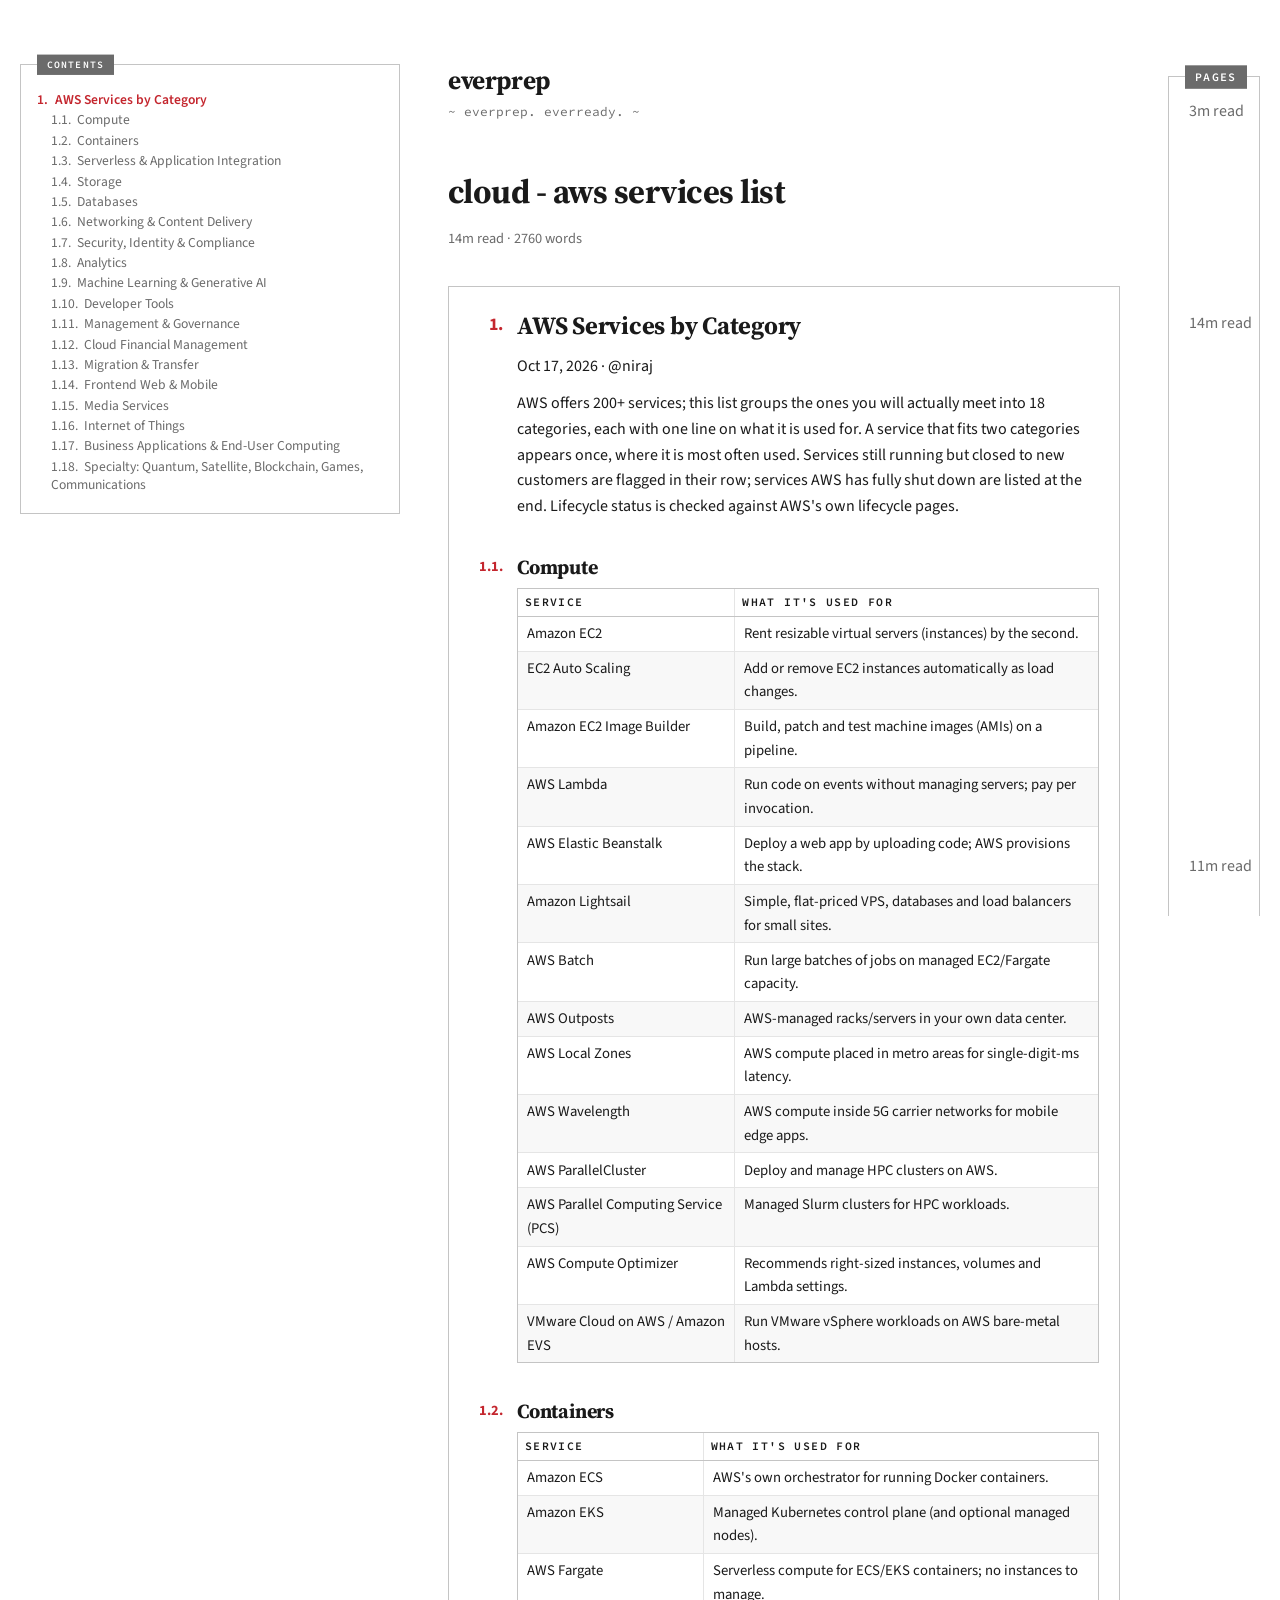
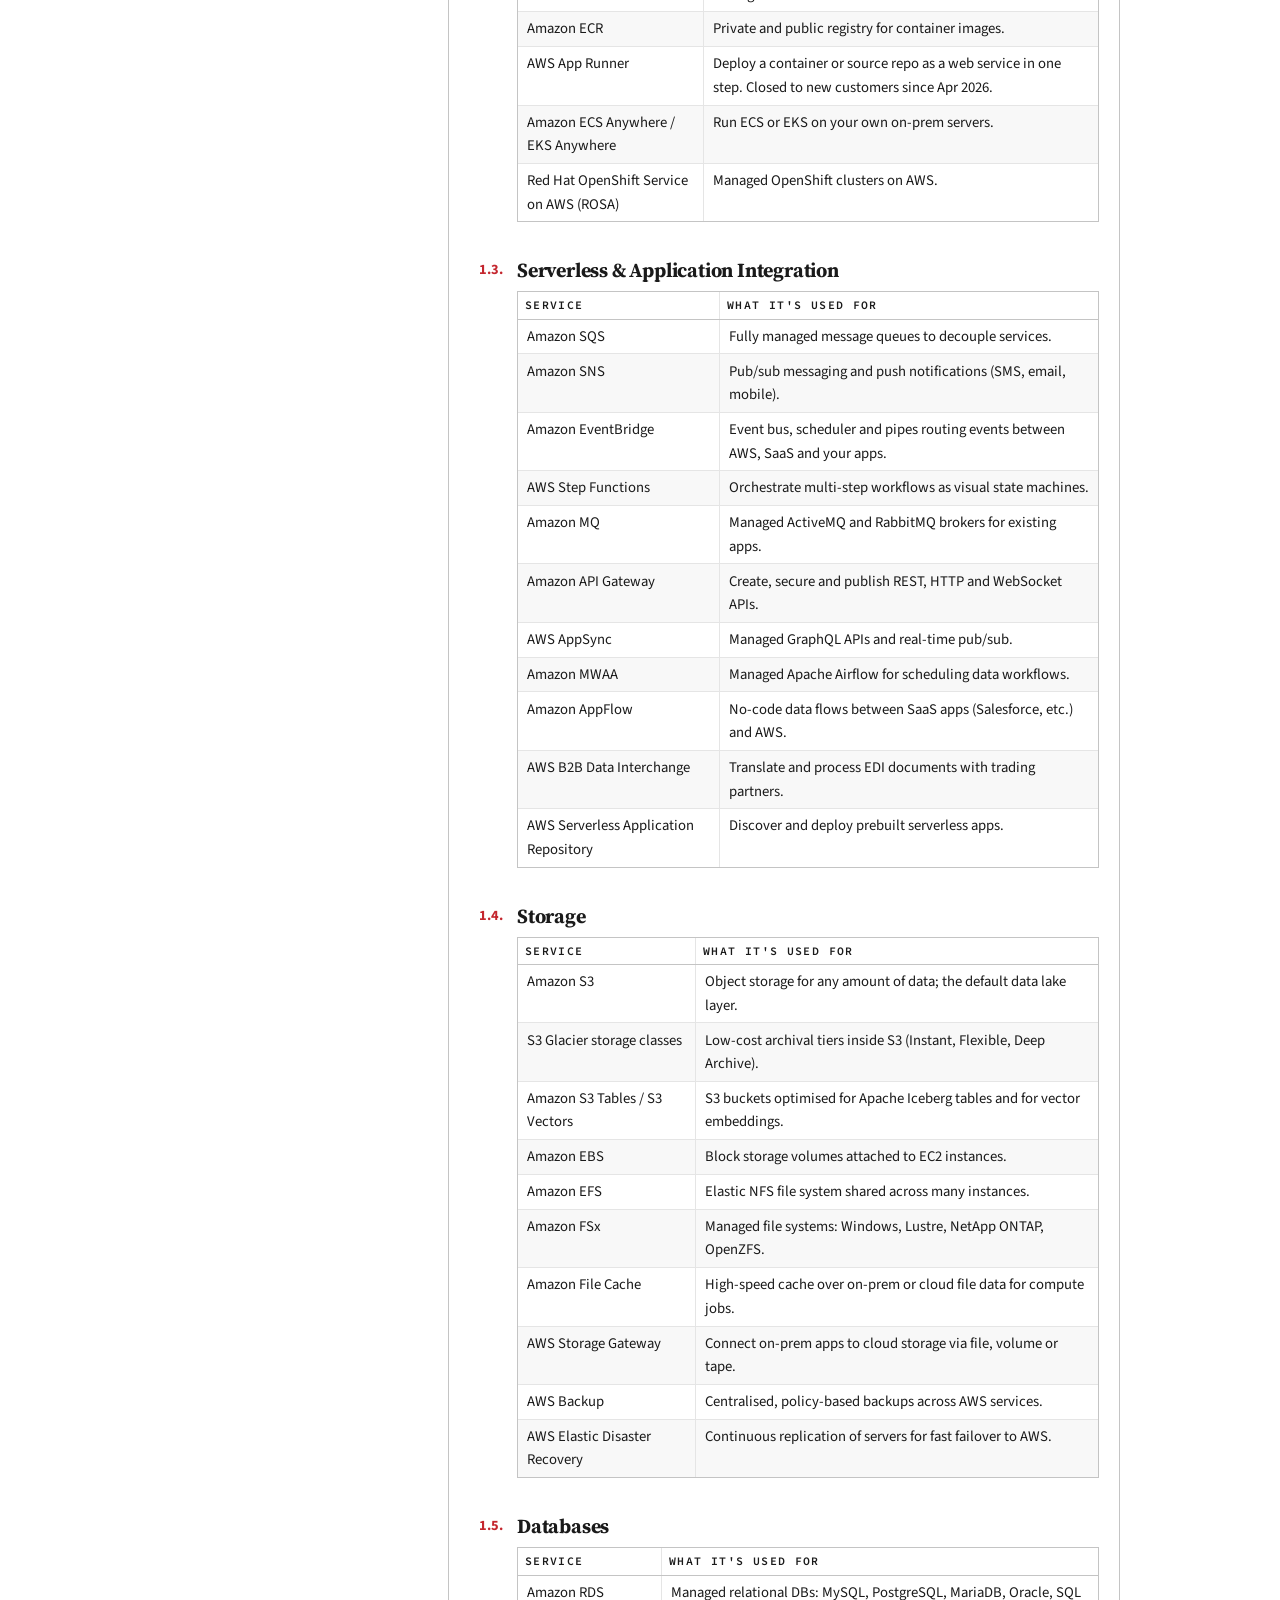
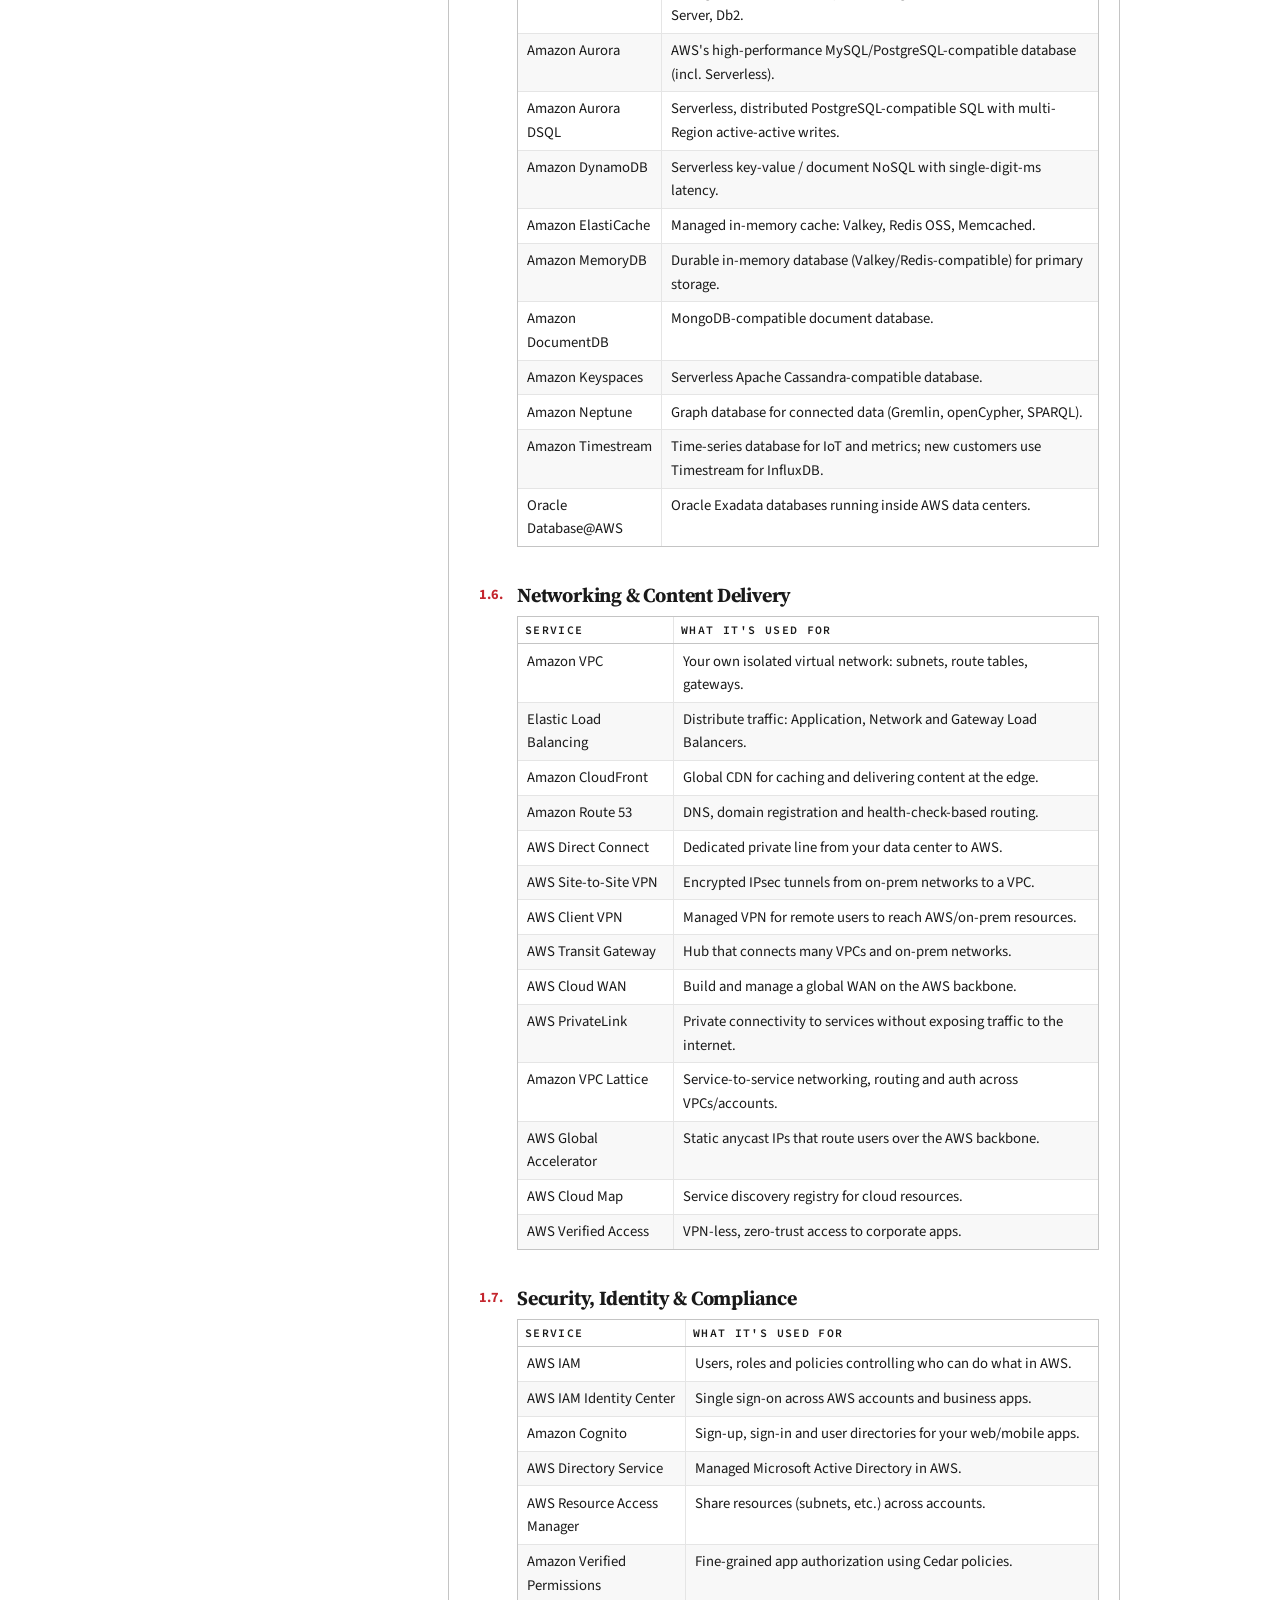
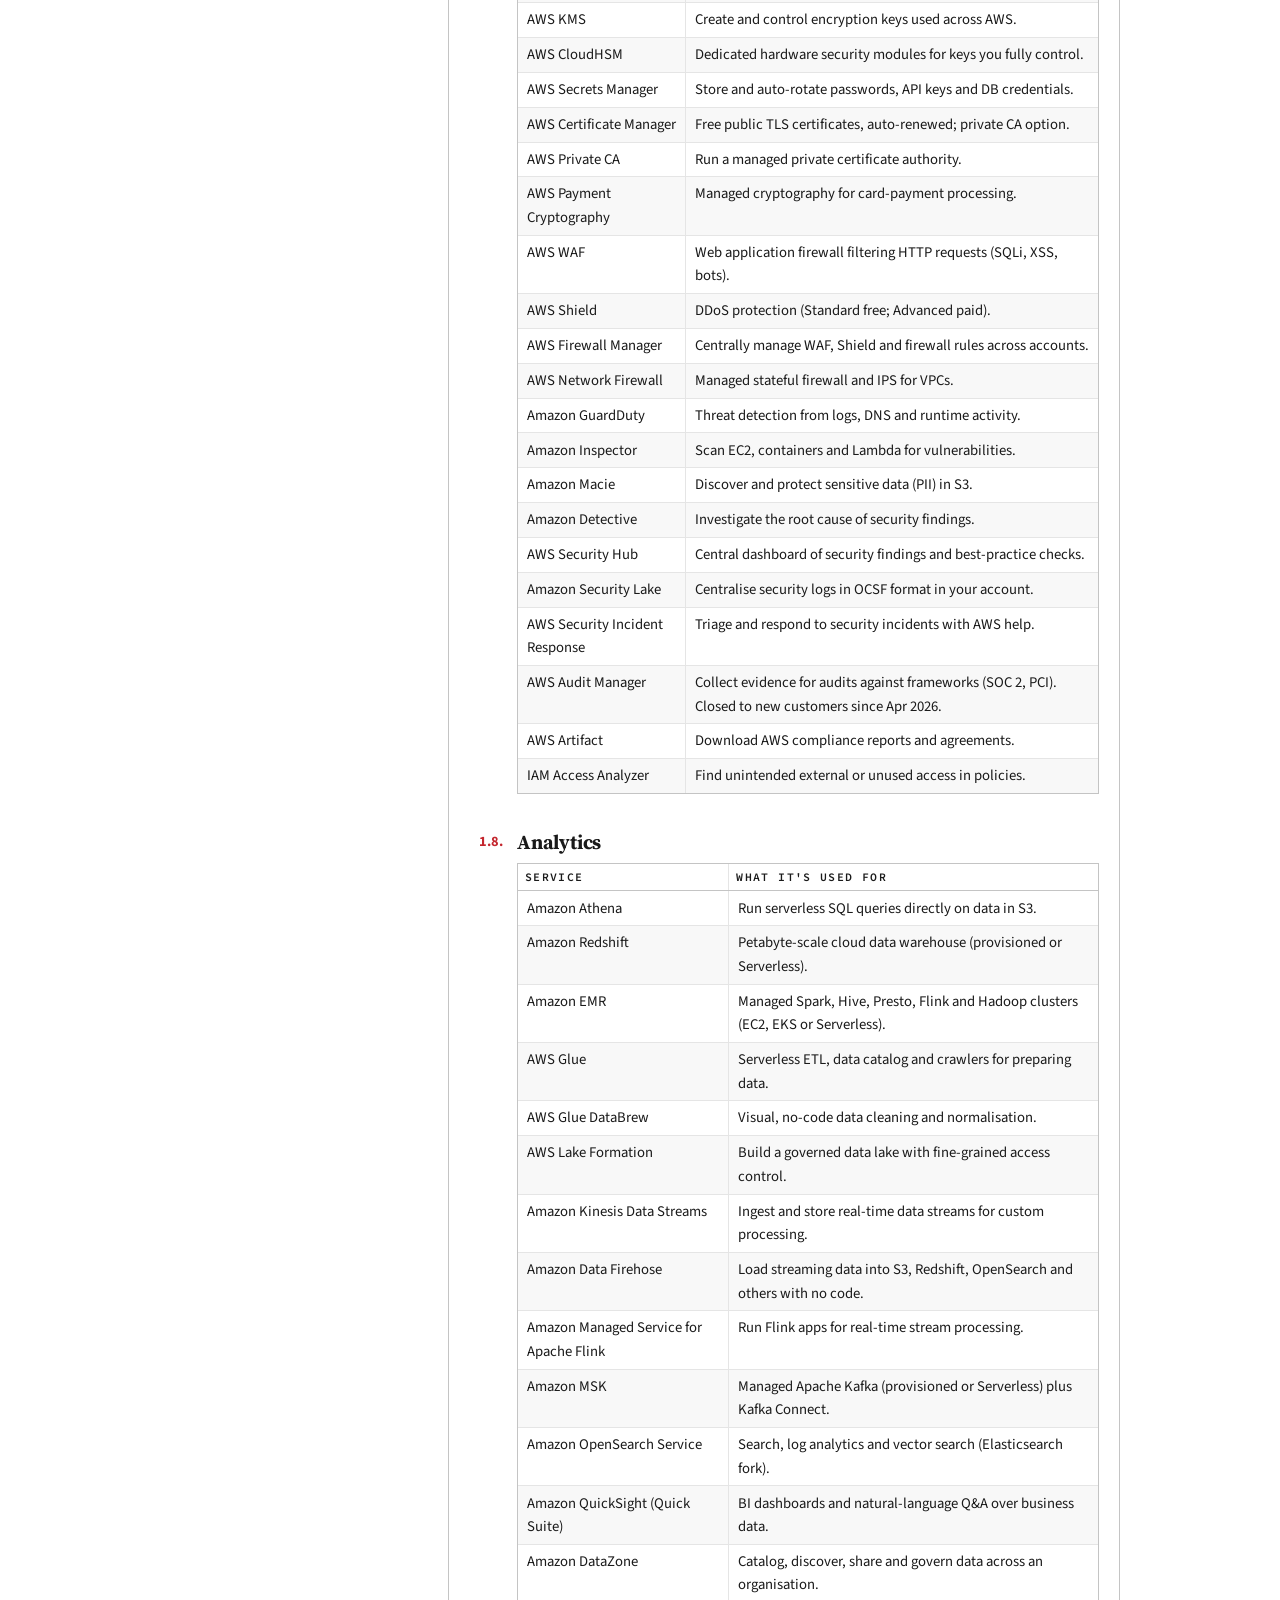
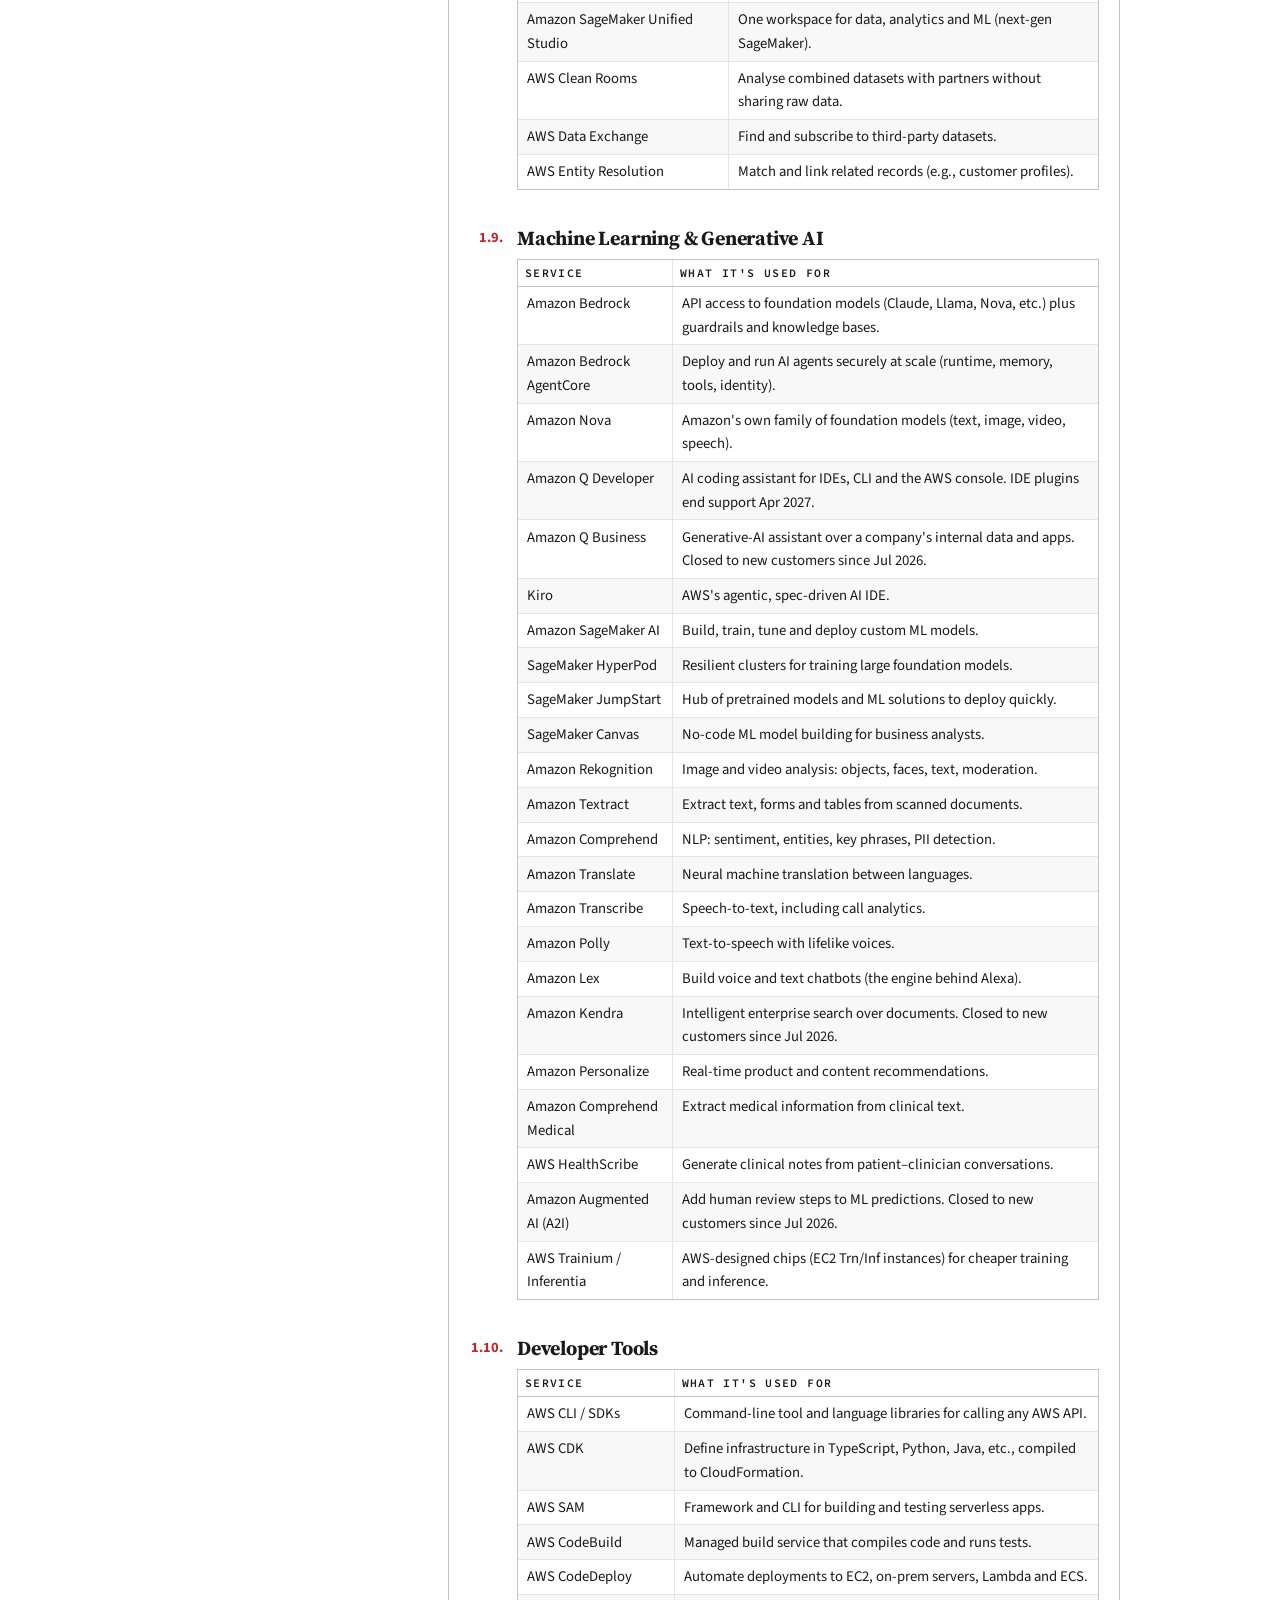
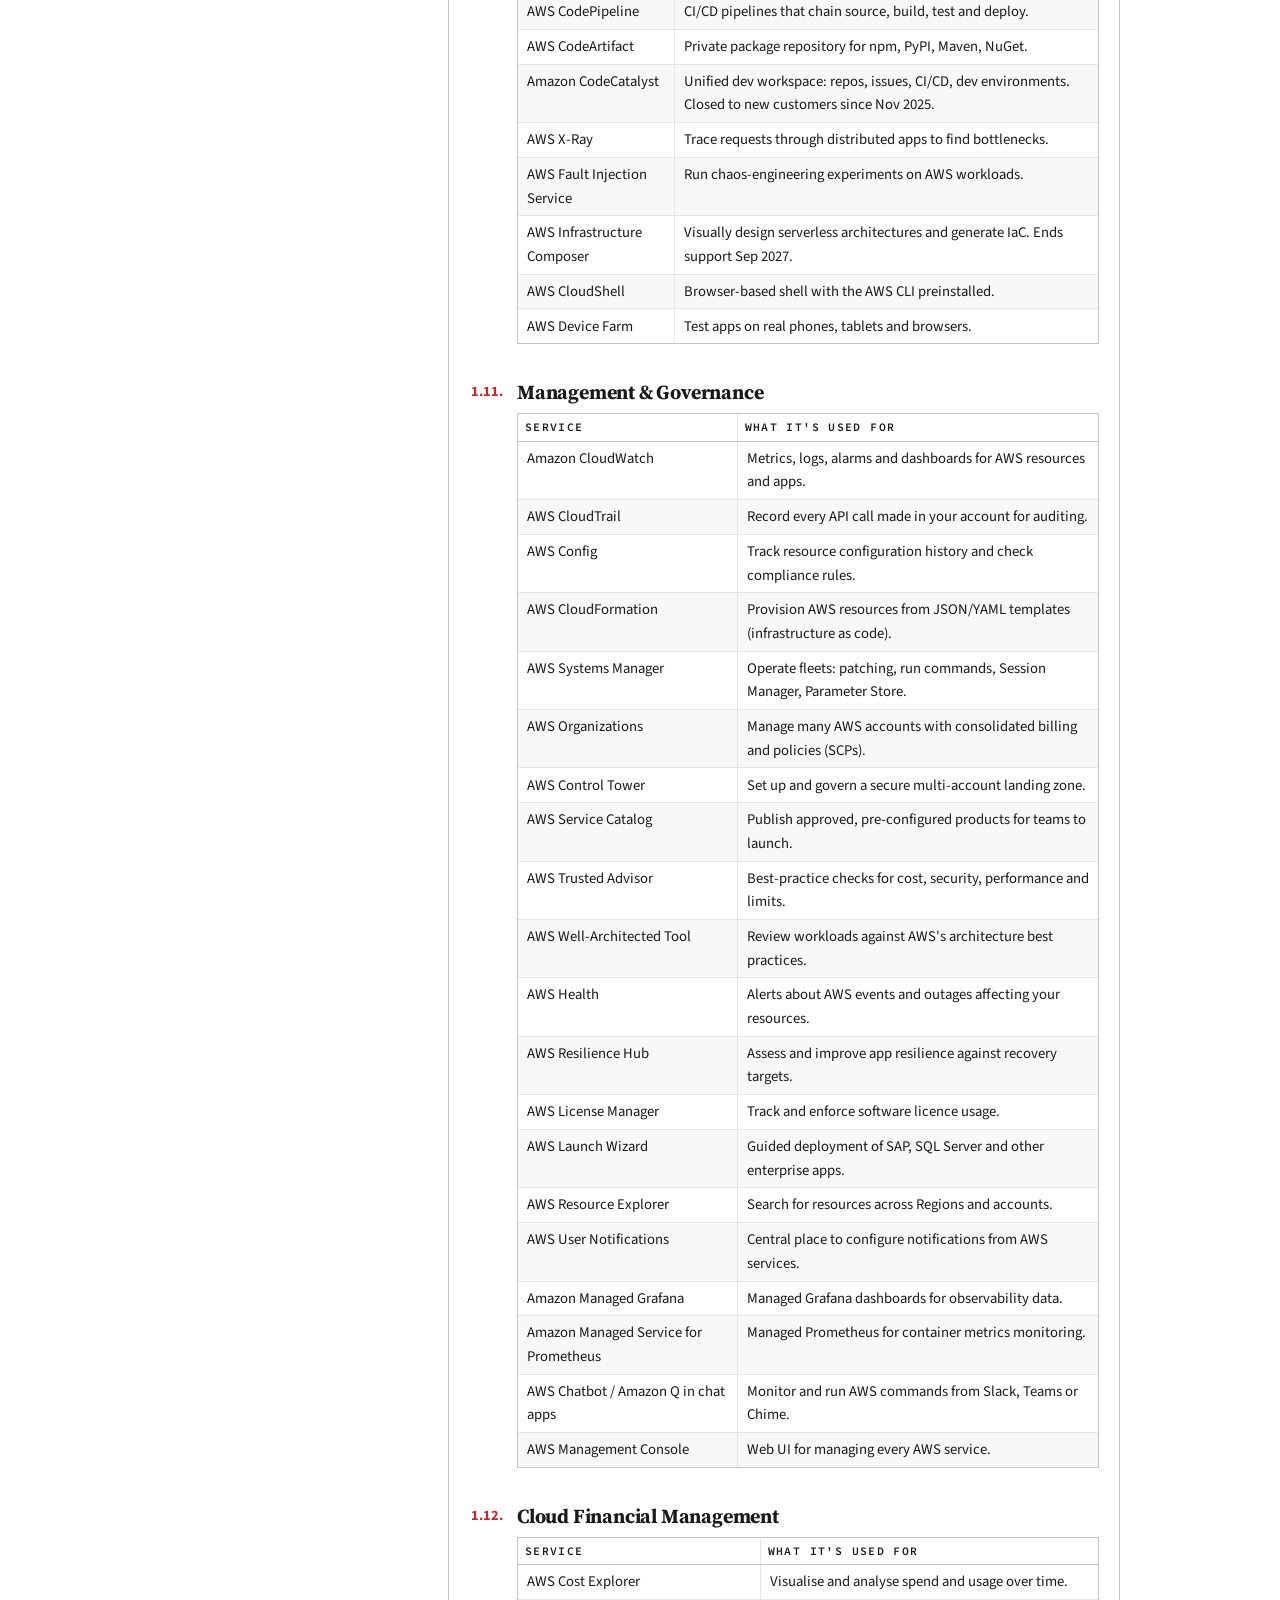
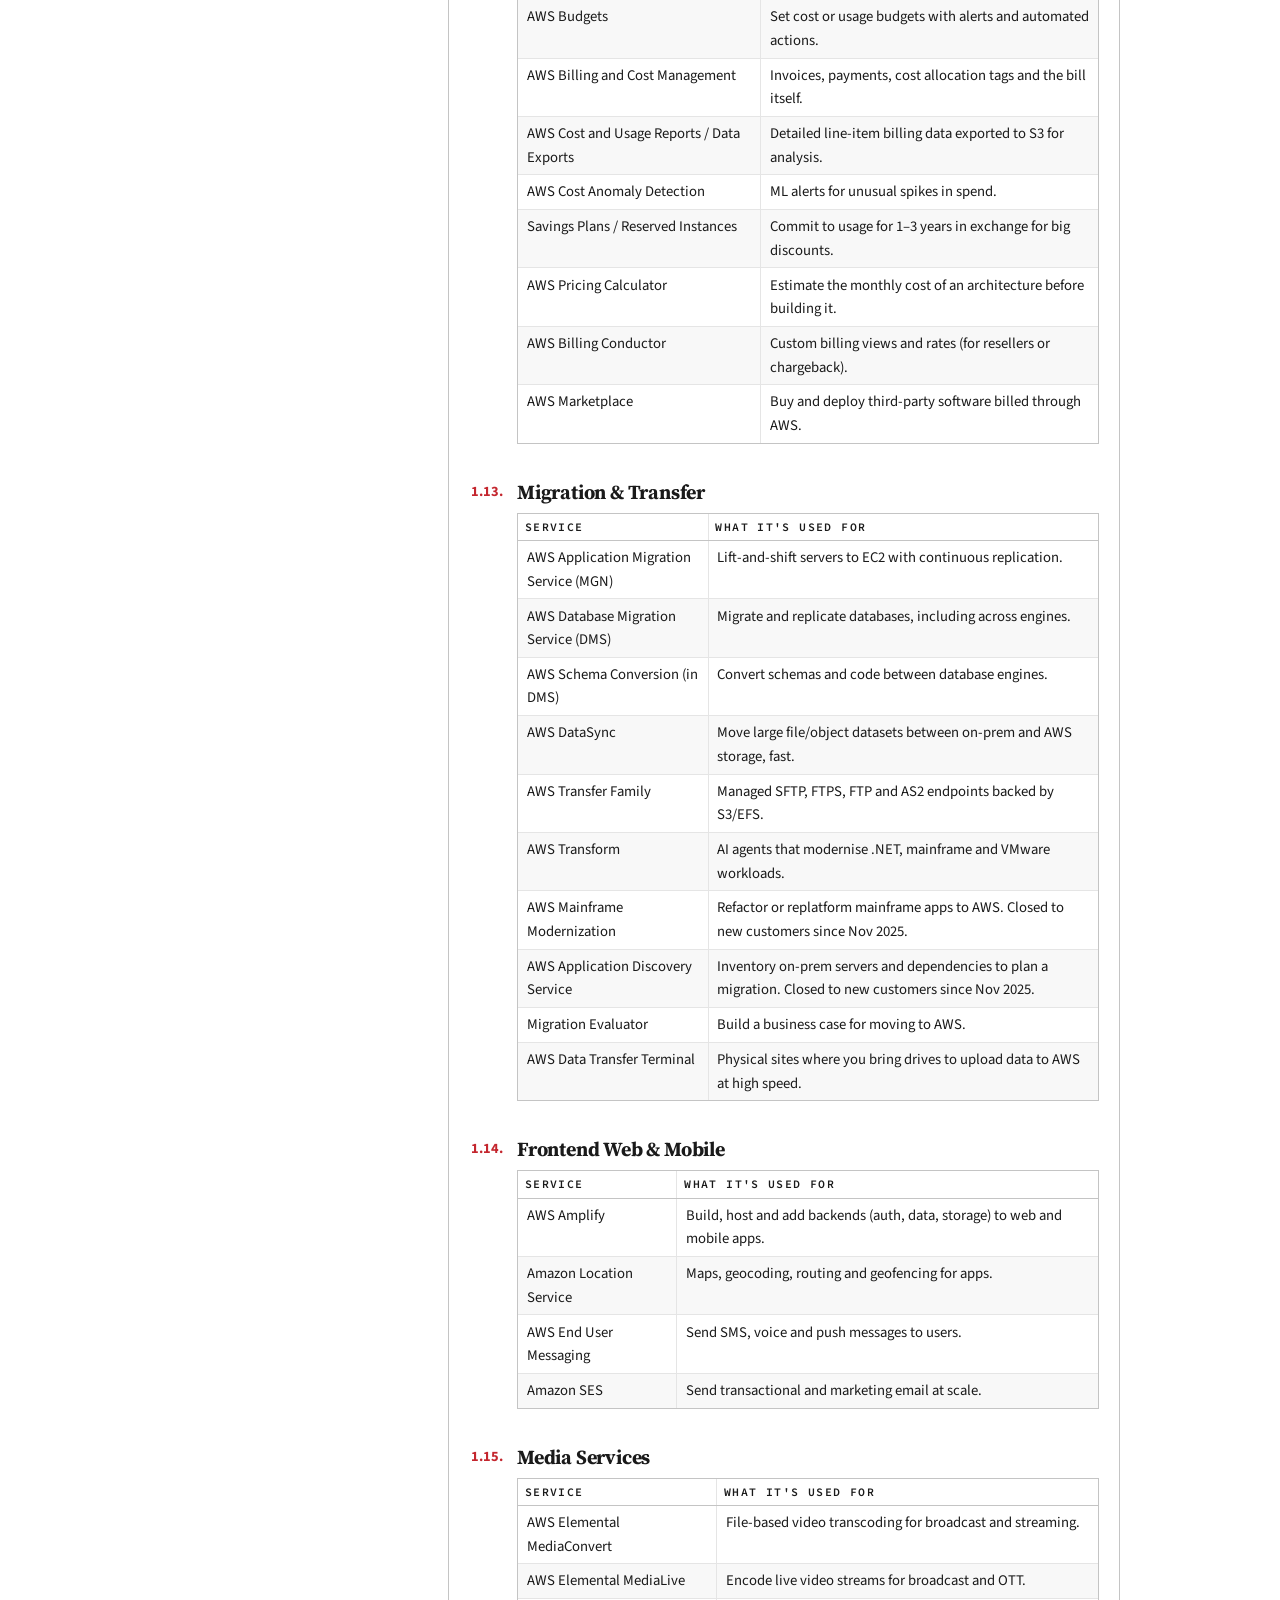
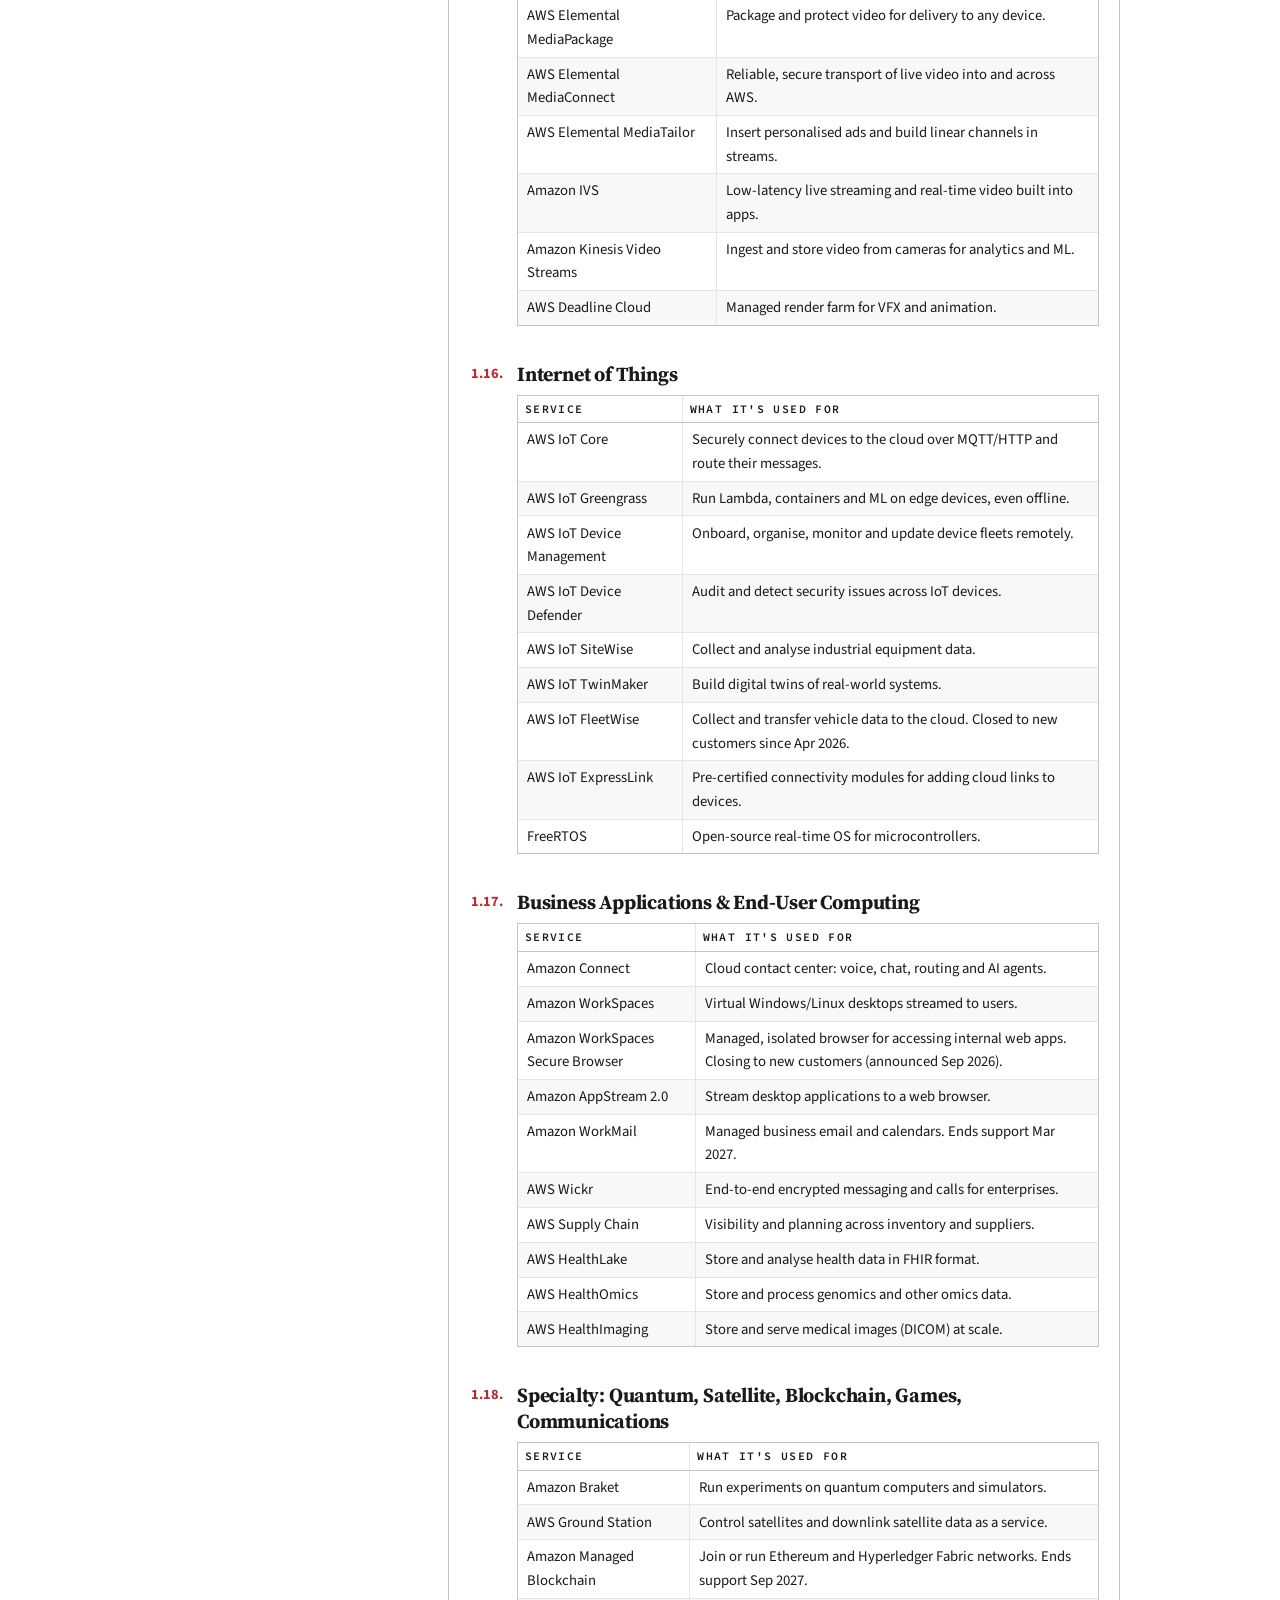
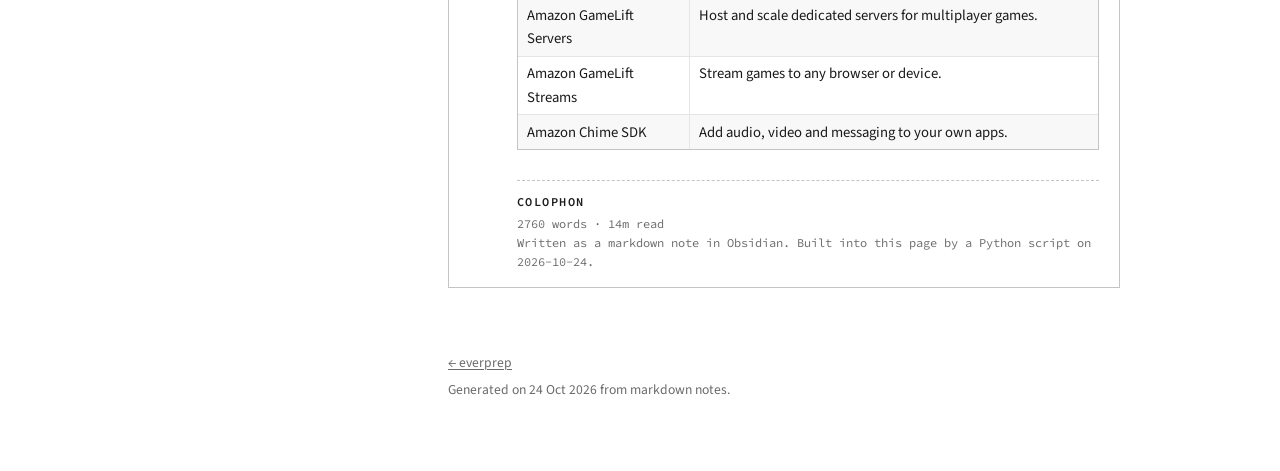
<file: website/cloud-aws-services-list.html>
<!DOCTYPE html>
<html lang="en">
<head>
    <meta charset="UTF-8">
    <meta http-equiv="X-UA-Compatible" content="IE=edge">
    <meta name="viewport" content="width=device-width, initial-scale=1.0">

    <title>cloud - aws services list - everprep</title>
    <link rel="preconnect" href="https://fonts.googleapis.com">
    <link rel="preconnect" href="https://fonts.gstatic.com" crossorigin>
    <link href="https://fonts.googleapis.com/css2?family=Source+Serif+4:opsz,wght@8..60,600;8..60,700&family=Source+Code+Pro:wght@400;600&family=Source+Sans+3:ital,wght@0,400;0,600;0,700;1,400&display=swap" rel="stylesheet">
    <link rel="stylesheet" href="static/minimal.css">
    <link rel="stylesheet" href="static/codehilite.css">
    <link rel="stylesheet" href="static/everprep.css">

    <link rel="apple-touch-icon" sizes="180x180" href="static/favicon/apple-touch-icon.png">
    <link rel="icon" type="image/png" sizes="32x32" href="static/favicon/favicon-32x32.png">
    <link rel="icon" type="image/png" sizes="16x16" href="static/favicon/favicon-16x16.png">
    <link rel="mask-icon" href="static/favicon/safari-pinned-tab.svg" color="#5bbad5">
</head>

<body>

<div class="progress" aria-hidden="true"><span></span></div>

<div class="page article-layout">

    <nav class="site-nav">
        <div class="masthead">
            <a class="site-name" href="index.html">everprep</a>
        </div>
        <p class="tagline">~ everprep. everready. ~</p>
    </nav>

    <header>
        <h1>cloud - aws services list</h1>
        <p class="meta">14m read &middot; 2760 words</p>
    </header>

    
    <nav class="toc box" aria-label="Table of contents">
        <h2 class="box-title">Contents</h2>
        <div class="toc-scroll">
            
<ul>
    <li><a href="#aws-services-by-category">AWS Services by Category</a>
<ul>
    <li><a href="#compute">Compute</a></li>
    <li><a href="#containers">Containers</a></li>
    <li><a href="#serverless-application-integration">Serverless &amp; Application Integration</a></li>
    <li><a href="#storage">Storage</a></li>
    <li><a href="#databases">Databases</a></li>
    <li><a href="#networking-content-delivery">Networking &amp; Content Delivery</a></li>
    <li><a href="#security-identity-compliance">Security, Identity &amp; Compliance</a></li>
    <li><a href="#analytics">Analytics</a></li>
    <li><a href="#machine-learning-generative-ai">Machine Learning &amp; Generative AI</a></li>
    <li><a href="#developer-tools">Developer Tools</a></li>
    <li><a href="#management-governance">Management &amp; Governance</a></li>
    <li><a href="#cloud-financial-management">Cloud Financial Management</a></li>
    <li><a href="#migration-transfer">Migration &amp; Transfer</a></li>
    <li><a href="#frontend-web-mobile">Frontend Web &amp; Mobile</a></li>
    <li><a href="#media-services">Media Services</a></li>
    <li><a href="#internet-of-things">Internet of Things</a></li>
    <li><a href="#business-applications-end-user-computing">Business Applications &amp; End-User Computing</a></li>
    <li><a href="#specialty-quantum-satellite-blockchain-games-communications">Specialty: Quantum, Satellite, Blockchain, Games, Communications</a></li>
</ul></li>
</ul>
        </div>
    </nav>
    

    <article class="prose box">
<h1 id="aws-services-by-category">AWS Services by Category</h1>
<p>Oct 17, 2026 · @niraj</p>
<p>AWS offers 200+ services; this list groups the ones you will actually meet into 18 categories, each with one line on what it is used for. A service that fits two categories appears once, where it is most often used. Services still running but closed to new customers are flagged in their row; services AWS has fully shut down are listed at the end. Lifecycle status is checked against AWS's own lifecycle pages.</p>
<h2 id="compute">Compute</h2>
<table>
<thead>
<tr>
<th>Service</th>
<th>What it's used for</th>
</tr>
</thead>
<tbody>
<tr>
<td>Amazon EC2</td>
<td>Rent resizable virtual servers (instances) by the second.</td>
</tr>
<tr>
<td>EC2 Auto Scaling</td>
<td>Add or remove EC2 instances automatically as load changes.</td>
</tr>
<tr>
<td>Amazon EC2 Image Builder</td>
<td>Build, patch and test machine images (AMIs) on a pipeline.</td>
</tr>
<tr>
<td>AWS Lambda</td>
<td>Run code on events without managing servers; pay per invocation.</td>
</tr>
<tr>
<td>AWS Elastic Beanstalk</td>
<td>Deploy a web app by uploading code; AWS provisions the stack.</td>
</tr>
<tr>
<td>Amazon Lightsail</td>
<td>Simple, flat-priced VPS, databases and load balancers for small sites.</td>
</tr>
<tr>
<td>AWS Batch</td>
<td>Run large batches of jobs on managed EC2/Fargate capacity.</td>
</tr>
<tr>
<td>AWS Outposts</td>
<td>AWS-managed racks/servers in your own data center.</td>
</tr>
<tr>
<td>AWS Local Zones</td>
<td>AWS compute placed in metro areas for single-digit-ms latency.</td>
</tr>
<tr>
<td>AWS Wavelength</td>
<td>AWS compute inside 5G carrier networks for mobile edge apps.</td>
</tr>
<tr>
<td>AWS ParallelCluster</td>
<td>Deploy and manage HPC clusters on AWS.</td>
</tr>
<tr>
<td>AWS Parallel Computing Service (PCS)</td>
<td>Managed Slurm clusters for HPC workloads.</td>
</tr>
<tr>
<td>AWS Compute Optimizer</td>
<td>Recommends right-sized instances, volumes and Lambda settings.</td>
</tr>
<tr>
<td>VMware Cloud on AWS / Amazon EVS</td>
<td>Run VMware vSphere workloads on AWS bare-metal hosts.</td>
</tr>
</tbody>
</table>
<h2 id="containers">Containers</h2>
<table>
<thead>
<tr>
<th>Service</th>
<th>What it's used for</th>
</tr>
</thead>
<tbody>
<tr>
<td>Amazon ECS</td>
<td>AWS's own orchestrator for running Docker containers.</td>
</tr>
<tr>
<td>Amazon EKS</td>
<td>Managed Kubernetes control plane (and optional managed nodes).</td>
</tr>
<tr>
<td>AWS Fargate</td>
<td>Serverless compute for ECS/EKS containers; no instances to manage.</td>
</tr>
<tr>
<td>Amazon ECR</td>
<td>Private and public registry for container images.</td>
</tr>
<tr>
<td>AWS App Runner</td>
<td>Deploy a container or source repo as a web service in one step. Closed to new customers since Apr 2026.</td>
</tr>
<tr>
<td>Amazon ECS Anywhere / EKS Anywhere</td>
<td>Run ECS or EKS on your own on-prem servers.</td>
</tr>
<tr>
<td>Red Hat OpenShift Service on AWS (ROSA)</td>
<td>Managed OpenShift clusters on AWS.</td>
</tr>
</tbody>
</table>
<h2 id="serverless-application-integration">Serverless &amp; Application Integration</h2>
<table>
<thead>
<tr>
<th>Service</th>
<th>What it's used for</th>
</tr>
</thead>
<tbody>
<tr>
<td>Amazon SQS</td>
<td>Fully managed message queues to decouple services.</td>
</tr>
<tr>
<td>Amazon SNS</td>
<td>Pub/sub messaging and push notifications (SMS, email, mobile).</td>
</tr>
<tr>
<td>Amazon EventBridge</td>
<td>Event bus, scheduler and pipes routing events between AWS, SaaS and your apps.</td>
</tr>
<tr>
<td>AWS Step Functions</td>
<td>Orchestrate multi-step workflows as visual state machines.</td>
</tr>
<tr>
<td>Amazon MQ</td>
<td>Managed ActiveMQ and RabbitMQ brokers for existing apps.</td>
</tr>
<tr>
<td>Amazon API Gateway</td>
<td>Create, secure and publish REST, HTTP and WebSocket APIs.</td>
</tr>
<tr>
<td>AWS AppSync</td>
<td>Managed GraphQL APIs and real-time pub/sub.</td>
</tr>
<tr>
<td>Amazon MWAA</td>
<td>Managed Apache Airflow for scheduling data workflows.</td>
</tr>
<tr>
<td>Amazon AppFlow</td>
<td>No-code data flows between SaaS apps (Salesforce, etc.) and AWS.</td>
</tr>
<tr>
<td>AWS B2B Data Interchange</td>
<td>Translate and process EDI documents with trading partners.</td>
</tr>
<tr>
<td>AWS Serverless Application Repository</td>
<td>Discover and deploy prebuilt serverless apps.</td>
</tr>
</tbody>
</table>
<h2 id="storage">Storage</h2>
<table>
<thead>
<tr>
<th>Service</th>
<th>What it's used for</th>
</tr>
</thead>
<tbody>
<tr>
<td>Amazon S3</td>
<td>Object storage for any amount of data; the default data lake layer.</td>
</tr>
<tr>
<td>S3 Glacier storage classes</td>
<td>Low-cost archival tiers inside S3 (Instant, Flexible, Deep Archive).</td>
</tr>
<tr>
<td>Amazon S3 Tables / S3 Vectors</td>
<td>S3 buckets optimised for Apache Iceberg tables and for vector embeddings.</td>
</tr>
<tr>
<td>Amazon EBS</td>
<td>Block storage volumes attached to EC2 instances.</td>
</tr>
<tr>
<td>Amazon EFS</td>
<td>Elastic NFS file system shared across many instances.</td>
</tr>
<tr>
<td>Amazon FSx</td>
<td>Managed file systems: Windows, Lustre, NetApp ONTAP, OpenZFS.</td>
</tr>
<tr>
<td>Amazon File Cache</td>
<td>High-speed cache over on-prem or cloud file data for compute jobs.</td>
</tr>
<tr>
<td>AWS Storage Gateway</td>
<td>Connect on-prem apps to cloud storage via file, volume or tape.</td>
</tr>
<tr>
<td>AWS Backup</td>
<td>Centralised, policy-based backups across AWS services.</td>
</tr>
<tr>
<td>AWS Elastic Disaster Recovery</td>
<td>Continuous replication of servers for fast failover to AWS.</td>
</tr>
</tbody>
</table>
<h2 id="databases">Databases</h2>
<table>
<thead>
<tr>
<th>Service</th>
<th>What it's used for</th>
</tr>
</thead>
<tbody>
<tr>
<td>Amazon RDS</td>
<td>Managed relational DBs: MySQL, PostgreSQL, MariaDB, Oracle, SQL Server, Db2.</td>
</tr>
<tr>
<td>Amazon Aurora</td>
<td>AWS's high-performance MySQL/PostgreSQL-compatible database (incl. Serverless).</td>
</tr>
<tr>
<td>Amazon Aurora DSQL</td>
<td>Serverless, distributed PostgreSQL-compatible SQL with multi-Region active-active writes.</td>
</tr>
<tr>
<td>Amazon DynamoDB</td>
<td>Serverless key-value / document NoSQL with single-digit-ms latency.</td>
</tr>
<tr>
<td>Amazon ElastiCache</td>
<td>Managed in-memory cache: Valkey, Redis OSS, Memcached.</td>
</tr>
<tr>
<td>Amazon MemoryDB</td>
<td>Durable in-memory database (Valkey/Redis-compatible) for primary storage.</td>
</tr>
<tr>
<td>Amazon DocumentDB</td>
<td>MongoDB-compatible document database.</td>
</tr>
<tr>
<td>Amazon Keyspaces</td>
<td>Serverless Apache Cassandra-compatible database.</td>
</tr>
<tr>
<td>Amazon Neptune</td>
<td>Graph database for connected data (Gremlin, openCypher, SPARQL).</td>
</tr>
<tr>
<td>Amazon Timestream</td>
<td>Time-series database for IoT and metrics; new customers use Timestream for InfluxDB.</td>
</tr>
<tr>
<td>Oracle Database@AWS</td>
<td>Oracle Exadata databases running inside AWS data centers.</td>
</tr>
</tbody>
</table>
<h2 id="networking-content-delivery">Networking &amp; Content Delivery</h2>
<table>
<thead>
<tr>
<th>Service</th>
<th>What it's used for</th>
</tr>
</thead>
<tbody>
<tr>
<td>Amazon VPC</td>
<td>Your own isolated virtual network: subnets, route tables, gateways.</td>
</tr>
<tr>
<td>Elastic Load Balancing</td>
<td>Distribute traffic: Application, Network and Gateway Load Balancers.</td>
</tr>
<tr>
<td>Amazon CloudFront</td>
<td>Global CDN for caching and delivering content at the edge.</td>
</tr>
<tr>
<td>Amazon Route 53</td>
<td>DNS, domain registration and health-check-based routing.</td>
</tr>
<tr>
<td>AWS Direct Connect</td>
<td>Dedicated private line from your data center to AWS.</td>
</tr>
<tr>
<td>AWS Site-to-Site VPN</td>
<td>Encrypted IPsec tunnels from on-prem networks to a VPC.</td>
</tr>
<tr>
<td>AWS Client VPN</td>
<td>Managed VPN for remote users to reach AWS/on-prem resources.</td>
</tr>
<tr>
<td>AWS Transit Gateway</td>
<td>Hub that connects many VPCs and on-prem networks.</td>
</tr>
<tr>
<td>AWS Cloud WAN</td>
<td>Build and manage a global WAN on the AWS backbone.</td>
</tr>
<tr>
<td>AWS PrivateLink</td>
<td>Private connectivity to services without exposing traffic to the internet.</td>
</tr>
<tr>
<td>Amazon VPC Lattice</td>
<td>Service-to-service networking, routing and auth across VPCs/accounts.</td>
</tr>
<tr>
<td>AWS Global Accelerator</td>
<td>Static anycast IPs that route users over the AWS backbone.</td>
</tr>
<tr>
<td>AWS Cloud Map</td>
<td>Service discovery registry for cloud resources.</td>
</tr>
<tr>
<td>AWS Verified Access</td>
<td>VPN-less, zero-trust access to corporate apps.</td>
</tr>
</tbody>
</table>
<h2 id="security-identity-compliance">Security, Identity &amp; Compliance</h2>
<table>
<thead>
<tr>
<th>Service</th>
<th>What it's used for</th>
</tr>
</thead>
<tbody>
<tr>
<td>AWS IAM</td>
<td>Users, roles and policies controlling who can do what in AWS.</td>
</tr>
<tr>
<td>AWS IAM Identity Center</td>
<td>Single sign-on across AWS accounts and business apps.</td>
</tr>
<tr>
<td>Amazon Cognito</td>
<td>Sign-up, sign-in and user directories for your web/mobile apps.</td>
</tr>
<tr>
<td>AWS Directory Service</td>
<td>Managed Microsoft Active Directory in AWS.</td>
</tr>
<tr>
<td>AWS Resource Access Manager</td>
<td>Share resources (subnets, etc.) across accounts.</td>
</tr>
<tr>
<td>Amazon Verified Permissions</td>
<td>Fine-grained app authorization using Cedar policies.</td>
</tr>
<tr>
<td>AWS KMS</td>
<td>Create and control encryption keys used across AWS.</td>
</tr>
<tr>
<td>AWS CloudHSM</td>
<td>Dedicated hardware security modules for keys you fully control.</td>
</tr>
<tr>
<td>AWS Secrets Manager</td>
<td>Store and auto-rotate passwords, API keys and DB credentials.</td>
</tr>
<tr>
<td>AWS Certificate Manager</td>
<td>Free public TLS certificates, auto-renewed; private CA option.</td>
</tr>
<tr>
<td>AWS Private CA</td>
<td>Run a managed private certificate authority.</td>
</tr>
<tr>
<td>AWS Payment Cryptography</td>
<td>Managed cryptography for card-payment processing.</td>
</tr>
<tr>
<td>AWS WAF</td>
<td>Web application firewall filtering HTTP requests (SQLi, XSS, bots).</td>
</tr>
<tr>
<td>AWS Shield</td>
<td>DDoS protection (Standard free; Advanced paid).</td>
</tr>
<tr>
<td>AWS Firewall Manager</td>
<td>Centrally manage WAF, Shield and firewall rules across accounts.</td>
</tr>
<tr>
<td>AWS Network Firewall</td>
<td>Managed stateful firewall and IPS for VPCs.</td>
</tr>
<tr>
<td>Amazon GuardDuty</td>
<td>Threat detection from logs, DNS and runtime activity.</td>
</tr>
<tr>
<td>Amazon Inspector</td>
<td>Scan EC2, containers and Lambda for vulnerabilities.</td>
</tr>
<tr>
<td>Amazon Macie</td>
<td>Discover and protect sensitive data (PII) in S3.</td>
</tr>
<tr>
<td>Amazon Detective</td>
<td>Investigate the root cause of security findings.</td>
</tr>
<tr>
<td>AWS Security Hub</td>
<td>Central dashboard of security findings and best-practice checks.</td>
</tr>
<tr>
<td>Amazon Security Lake</td>
<td>Centralise security logs in OCSF format in your account.</td>
</tr>
<tr>
<td>AWS Security Incident Response</td>
<td>Triage and respond to security incidents with AWS help.</td>
</tr>
<tr>
<td>AWS Audit Manager</td>
<td>Collect evidence for audits against frameworks (SOC 2, PCI). Closed to new customers since Apr 2026.</td>
</tr>
<tr>
<td>AWS Artifact</td>
<td>Download AWS compliance reports and agreements.</td>
</tr>
<tr>
<td>IAM Access Analyzer</td>
<td>Find unintended external or unused access in policies.</td>
</tr>
</tbody>
</table>
<h2 id="analytics">Analytics</h2>
<table>
<thead>
<tr>
<th>Service</th>
<th>What it's used for</th>
</tr>
</thead>
<tbody>
<tr>
<td>Amazon Athena</td>
<td>Run serverless SQL queries directly on data in S3.</td>
</tr>
<tr>
<td>Amazon Redshift</td>
<td>Petabyte-scale cloud data warehouse (provisioned or Serverless).</td>
</tr>
<tr>
<td>Amazon EMR</td>
<td>Managed Spark, Hive, Presto, Flink and Hadoop clusters (EC2, EKS or Serverless).</td>
</tr>
<tr>
<td>AWS Glue</td>
<td>Serverless ETL, data catalog and crawlers for preparing data.</td>
</tr>
<tr>
<td>AWS Glue DataBrew</td>
<td>Visual, no-code data cleaning and normalisation.</td>
</tr>
<tr>
<td>AWS Lake Formation</td>
<td>Build a governed data lake with fine-grained access control.</td>
</tr>
<tr>
<td>Amazon Kinesis Data Streams</td>
<td>Ingest and store real-time data streams for custom processing.</td>
</tr>
<tr>
<td>Amazon Data Firehose</td>
<td>Load streaming data into S3, Redshift, OpenSearch and others with no code.</td>
</tr>
<tr>
<td>Amazon Managed Service for Apache Flink</td>
<td>Run Flink apps for real-time stream processing.</td>
</tr>
<tr>
<td>Amazon MSK</td>
<td>Managed Apache Kafka (provisioned or Serverless) plus Kafka Connect.</td>
</tr>
<tr>
<td>Amazon OpenSearch Service</td>
<td>Search, log analytics and vector search (Elasticsearch fork).</td>
</tr>
<tr>
<td>Amazon QuickSight (Quick Suite)</td>
<td>BI dashboards and natural-language Q&amp;A over business data.</td>
</tr>
<tr>
<td>Amazon DataZone</td>
<td>Catalog, discover, share and govern data across an organisation.</td>
</tr>
<tr>
<td>Amazon SageMaker Unified Studio</td>
<td>One workspace for data, analytics and ML (next-gen SageMaker).</td>
</tr>
<tr>
<td>AWS Clean Rooms</td>
<td>Analyse combined datasets with partners without sharing raw data.</td>
</tr>
<tr>
<td>AWS Data Exchange</td>
<td>Find and subscribe to third-party datasets.</td>
</tr>
<tr>
<td>AWS Entity Resolution</td>
<td>Match and link related records (e.g., customer profiles).</td>
</tr>
</tbody>
</table>
<h2 id="machine-learning-generative-ai">Machine Learning &amp; Generative AI</h2>
<table>
<thead>
<tr>
<th>Service</th>
<th>What it's used for</th>
</tr>
</thead>
<tbody>
<tr>
<td>Amazon Bedrock</td>
<td>API access to foundation models (Claude, Llama, Nova, etc.) plus guardrails and knowledge bases.</td>
</tr>
<tr>
<td>Amazon Bedrock AgentCore</td>
<td>Deploy and run AI agents securely at scale (runtime, memory, tools, identity).</td>
</tr>
<tr>
<td>Amazon Nova</td>
<td>Amazon's own family of foundation models (text, image, video, speech).</td>
</tr>
<tr>
<td>Amazon Q Developer</td>
<td>AI coding assistant for IDEs, CLI and the AWS console. IDE plugins end support Apr 2027.</td>
</tr>
<tr>
<td>Amazon Q Business</td>
<td>Generative-AI assistant over a company's internal data and apps. Closed to new customers since Jul 2026.</td>
</tr>
<tr>
<td>Kiro</td>
<td>AWS's agentic, spec-driven AI IDE.</td>
</tr>
<tr>
<td>Amazon SageMaker AI</td>
<td>Build, train, tune and deploy custom ML models.</td>
</tr>
<tr>
<td>SageMaker HyperPod</td>
<td>Resilient clusters for training large foundation models.</td>
</tr>
<tr>
<td>SageMaker JumpStart</td>
<td>Hub of pretrained models and ML solutions to deploy quickly.</td>
</tr>
<tr>
<td>SageMaker Canvas</td>
<td>No-code ML model building for business analysts.</td>
</tr>
<tr>
<td>Amazon Rekognition</td>
<td>Image and video analysis: objects, faces, text, moderation.</td>
</tr>
<tr>
<td>Amazon Textract</td>
<td>Extract text, forms and tables from scanned documents.</td>
</tr>
<tr>
<td>Amazon Comprehend</td>
<td>NLP: sentiment, entities, key phrases, PII detection.</td>
</tr>
<tr>
<td>Amazon Translate</td>
<td>Neural machine translation between languages.</td>
</tr>
<tr>
<td>Amazon Transcribe</td>
<td>Speech-to-text, including call analytics.</td>
</tr>
<tr>
<td>Amazon Polly</td>
<td>Text-to-speech with lifelike voices.</td>
</tr>
<tr>
<td>Amazon Lex</td>
<td>Build voice and text chatbots (the engine behind Alexa).</td>
</tr>
<tr>
<td>Amazon Kendra</td>
<td>Intelligent enterprise search over documents. Closed to new customers since Jul 2026.</td>
</tr>
<tr>
<td>Amazon Personalize</td>
<td>Real-time product and content recommendations.</td>
</tr>
<tr>
<td>Amazon Comprehend Medical</td>
<td>Extract medical information from clinical text.</td>
</tr>
<tr>
<td>AWS HealthScribe</td>
<td>Generate clinical notes from patient–clinician conversations.</td>
</tr>
<tr>
<td>Amazon Augmented AI (A2I)</td>
<td>Add human review steps to ML predictions. Closed to new customers since Jul 2026.</td>
</tr>
<tr>
<td>AWS Trainium / Inferentia</td>
<td>AWS-designed chips (EC2 Trn/Inf instances) for cheaper training and inference.</td>
</tr>
</tbody>
</table>
<h2 id="developer-tools">Developer Tools</h2>
<table>
<thead>
<tr>
<th>Service</th>
<th>What it's used for</th>
</tr>
</thead>
<tbody>
<tr>
<td>AWS CLI / SDKs</td>
<td>Command-line tool and language libraries for calling any AWS API.</td>
</tr>
<tr>
<td>AWS CDK</td>
<td>Define infrastructure in TypeScript, Python, Java, etc., compiled to CloudFormation.</td>
</tr>
<tr>
<td>AWS SAM</td>
<td>Framework and CLI for building and testing serverless apps.</td>
</tr>
<tr>
<td>AWS CodeBuild</td>
<td>Managed build service that compiles code and runs tests.</td>
</tr>
<tr>
<td>AWS CodeDeploy</td>
<td>Automate deployments to EC2, on-prem servers, Lambda and ECS.</td>
</tr>
<tr>
<td>AWS CodePipeline</td>
<td>CI/CD pipelines that chain source, build, test and deploy.</td>
</tr>
<tr>
<td>AWS CodeArtifact</td>
<td>Private package repository for npm, PyPI, Maven, NuGet.</td>
</tr>
<tr>
<td>Amazon CodeCatalyst</td>
<td>Unified dev workspace: repos, issues, CI/CD, dev environments. Closed to new customers since Nov 2025.</td>
</tr>
<tr>
<td>AWS X-Ray</td>
<td>Trace requests through distributed apps to find bottlenecks.</td>
</tr>
<tr>
<td>AWS Fault Injection Service</td>
<td>Run chaos-engineering experiments on AWS workloads.</td>
</tr>
<tr>
<td>AWS Infrastructure Composer</td>
<td>Visually design serverless architectures and generate IaC. Ends support Sep 2027.</td>
</tr>
<tr>
<td>AWS CloudShell</td>
<td>Browser-based shell with the AWS CLI preinstalled.</td>
</tr>
<tr>
<td>AWS Device Farm</td>
<td>Test apps on real phones, tablets and browsers.</td>
</tr>
</tbody>
</table>
<h2 id="management-governance">Management &amp; Governance</h2>
<table>
<thead>
<tr>
<th>Service</th>
<th>What it's used for</th>
</tr>
</thead>
<tbody>
<tr>
<td>Amazon CloudWatch</td>
<td>Metrics, logs, alarms and dashboards for AWS resources and apps.</td>
</tr>
<tr>
<td>AWS CloudTrail</td>
<td>Record every API call made in your account for auditing.</td>
</tr>
<tr>
<td>AWS Config</td>
<td>Track resource configuration history and check compliance rules.</td>
</tr>
<tr>
<td>AWS CloudFormation</td>
<td>Provision AWS resources from JSON/YAML templates (infrastructure as code).</td>
</tr>
<tr>
<td>AWS Systems Manager</td>
<td>Operate fleets: patching, run commands, Session Manager, Parameter Store.</td>
</tr>
<tr>
<td>AWS Organizations</td>
<td>Manage many AWS accounts with consolidated billing and policies (SCPs).</td>
</tr>
<tr>
<td>AWS Control Tower</td>
<td>Set up and govern a secure multi-account landing zone.</td>
</tr>
<tr>
<td>AWS Service Catalog</td>
<td>Publish approved, pre-configured products for teams to launch.</td>
</tr>
<tr>
<td>AWS Trusted Advisor</td>
<td>Best-practice checks for cost, security, performance and limits.</td>
</tr>
<tr>
<td>AWS Well-Architected Tool</td>
<td>Review workloads against AWS's architecture best practices.</td>
</tr>
<tr>
<td>AWS Health</td>
<td>Alerts about AWS events and outages affecting your resources.</td>
</tr>
<tr>
<td>AWS Resilience Hub</td>
<td>Assess and improve app resilience against recovery targets.</td>
</tr>
<tr>
<td>AWS License Manager</td>
<td>Track and enforce software licence usage.</td>
</tr>
<tr>
<td>AWS Launch Wizard</td>
<td>Guided deployment of SAP, SQL Server and other enterprise apps.</td>
</tr>
<tr>
<td>AWS Resource Explorer</td>
<td>Search for resources across Regions and accounts.</td>
</tr>
<tr>
<td>AWS User Notifications</td>
<td>Central place to configure notifications from AWS services.</td>
</tr>
<tr>
<td>Amazon Managed Grafana</td>
<td>Managed Grafana dashboards for observability data.</td>
</tr>
<tr>
<td>Amazon Managed Service for Prometheus</td>
<td>Managed Prometheus for container metrics monitoring.</td>
</tr>
<tr>
<td>AWS Chatbot / Amazon Q in chat apps</td>
<td>Monitor and run AWS commands from Slack, Teams or Chime.</td>
</tr>
<tr>
<td>AWS Management Console</td>
<td>Web UI for managing every AWS service.</td>
</tr>
</tbody>
</table>
<h2 id="cloud-financial-management">Cloud Financial Management</h2>
<table>
<thead>
<tr>
<th>Service</th>
<th>What it's used for</th>
</tr>
</thead>
<tbody>
<tr>
<td>AWS Cost Explorer</td>
<td>Visualise and analyse spend and usage over time.</td>
</tr>
<tr>
<td>AWS Budgets</td>
<td>Set cost or usage budgets with alerts and automated actions.</td>
</tr>
<tr>
<td>AWS Billing and Cost Management</td>
<td>Invoices, payments, cost allocation tags and the bill itself.</td>
</tr>
<tr>
<td>AWS Cost and Usage Reports / Data Exports</td>
<td>Detailed line-item billing data exported to S3 for analysis.</td>
</tr>
<tr>
<td>AWS Cost Anomaly Detection</td>
<td>ML alerts for unusual spikes in spend.</td>
</tr>
<tr>
<td>Savings Plans / Reserved Instances</td>
<td>Commit to usage for 1–3 years in exchange for big discounts.</td>
</tr>
<tr>
<td>AWS Pricing Calculator</td>
<td>Estimate the monthly cost of an architecture before building it.</td>
</tr>
<tr>
<td>AWS Billing Conductor</td>
<td>Custom billing views and rates (for resellers or chargeback).</td>
</tr>
<tr>
<td>AWS Marketplace</td>
<td>Buy and deploy third-party software billed through AWS.</td>
</tr>
</tbody>
</table>
<h2 id="migration-transfer">Migration &amp; Transfer</h2>
<table>
<thead>
<tr>
<th>Service</th>
<th>What it's used for</th>
</tr>
</thead>
<tbody>
<tr>
<td>AWS Application Migration Service (MGN)</td>
<td>Lift-and-shift servers to EC2 with continuous replication.</td>
</tr>
<tr>
<td>AWS Database Migration Service (DMS)</td>
<td>Migrate and replicate databases, including across engines.</td>
</tr>
<tr>
<td>AWS Schema Conversion (in DMS)</td>
<td>Convert schemas and code between database engines.</td>
</tr>
<tr>
<td>AWS DataSync</td>
<td>Move large file/object datasets between on-prem and AWS storage, fast.</td>
</tr>
<tr>
<td>AWS Transfer Family</td>
<td>Managed SFTP, FTPS, FTP and AS2 endpoints backed by S3/EFS.</td>
</tr>
<tr>
<td>AWS Transform</td>
<td>AI agents that modernise .NET, mainframe and VMware workloads.</td>
</tr>
<tr>
<td>AWS Mainframe Modernization</td>
<td>Refactor or replatform mainframe apps to AWS. Closed to new customers since Nov 2025.</td>
</tr>
<tr>
<td>AWS Application Discovery Service</td>
<td>Inventory on-prem servers and dependencies to plan a migration. Closed to new customers since Nov 2025.</td>
</tr>
<tr>
<td>Migration Evaluator</td>
<td>Build a business case for moving to AWS.</td>
</tr>
<tr>
<td>AWS Data Transfer Terminal</td>
<td>Physical sites where you bring drives to upload data to AWS at high speed.</td>
</tr>
</tbody>
</table>
<h2 id="frontend-web-mobile">Frontend Web &amp; Mobile</h2>
<table>
<thead>
<tr>
<th>Service</th>
<th>What it's used for</th>
</tr>
</thead>
<tbody>
<tr>
<td>AWS Amplify</td>
<td>Build, host and add backends (auth, data, storage) to web and mobile apps.</td>
</tr>
<tr>
<td>Amazon Location Service</td>
<td>Maps, geocoding, routing and geofencing for apps.</td>
</tr>
<tr>
<td>AWS End User Messaging</td>
<td>Send SMS, voice and push messages to users.</td>
</tr>
<tr>
<td>Amazon SES</td>
<td>Send transactional and marketing email at scale.</td>
</tr>
</tbody>
</table>
<h2 id="media-services">Media Services</h2>
<table>
<thead>
<tr>
<th>Service</th>
<th>What it's used for</th>
</tr>
</thead>
<tbody>
<tr>
<td>AWS Elemental MediaConvert</td>
<td>File-based video transcoding for broadcast and streaming.</td>
</tr>
<tr>
<td>AWS Elemental MediaLive</td>
<td>Encode live video streams for broadcast and OTT.</td>
</tr>
<tr>
<td>AWS Elemental MediaPackage</td>
<td>Package and protect video for delivery to any device.</td>
</tr>
<tr>
<td>AWS Elemental MediaConnect</td>
<td>Reliable, secure transport of live video into and across AWS.</td>
</tr>
<tr>
<td>AWS Elemental MediaTailor</td>
<td>Insert personalised ads and build linear channels in streams.</td>
</tr>
<tr>
<td>Amazon IVS</td>
<td>Low-latency live streaming and real-time video built into apps.</td>
</tr>
<tr>
<td>Amazon Kinesis Video Streams</td>
<td>Ingest and store video from cameras for analytics and ML.</td>
</tr>
<tr>
<td>AWS Deadline Cloud</td>
<td>Managed render farm for VFX and animation.</td>
</tr>
</tbody>
</table>
<h2 id="internet-of-things">Internet of Things</h2>
<table>
<thead>
<tr>
<th>Service</th>
<th>What it's used for</th>
</tr>
</thead>
<tbody>
<tr>
<td>AWS IoT Core</td>
<td>Securely connect devices to the cloud over MQTT/HTTP and route their messages.</td>
</tr>
<tr>
<td>AWS IoT Greengrass</td>
<td>Run Lambda, containers and ML on edge devices, even offline.</td>
</tr>
<tr>
<td>AWS IoT Device Management</td>
<td>Onboard, organise, monitor and update device fleets remotely.</td>
</tr>
<tr>
<td>AWS IoT Device Defender</td>
<td>Audit and detect security issues across IoT devices.</td>
</tr>
<tr>
<td>AWS IoT SiteWise</td>
<td>Collect and analyse industrial equipment data.</td>
</tr>
<tr>
<td>AWS IoT TwinMaker</td>
<td>Build digital twins of real-world systems.</td>
</tr>
<tr>
<td>AWS IoT FleetWise</td>
<td>Collect and transfer vehicle data to the cloud. Closed to new customers since Apr 2026.</td>
</tr>
<tr>
<td>AWS IoT ExpressLink</td>
<td>Pre-certified connectivity modules for adding cloud links to devices.</td>
</tr>
<tr>
<td>FreeRTOS</td>
<td>Open-source real-time OS for microcontrollers.</td>
</tr>
</tbody>
</table>
<h2 id="business-applications-end-user-computing">Business Applications &amp; End-User Computing</h2>
<table>
<thead>
<tr>
<th>Service</th>
<th>What it's used for</th>
</tr>
</thead>
<tbody>
<tr>
<td>Amazon Connect</td>
<td>Cloud contact center: voice, chat, routing and AI agents.</td>
</tr>
<tr>
<td>Amazon WorkSpaces</td>
<td>Virtual Windows/Linux desktops streamed to users.</td>
</tr>
<tr>
<td>Amazon WorkSpaces Secure Browser</td>
<td>Managed, isolated browser for accessing internal web apps. Closing to new customers (announced Sep 2026).</td>
</tr>
<tr>
<td>Amazon AppStream 2.0</td>
<td>Stream desktop applications to a web browser.</td>
</tr>
<tr>
<td>Amazon WorkMail</td>
<td>Managed business email and calendars. Ends support Mar 2027.</td>
</tr>
<tr>
<td>AWS Wickr</td>
<td>End-to-end encrypted messaging and calls for enterprises.</td>
</tr>
<tr>
<td>AWS Supply Chain</td>
<td>Visibility and planning across inventory and suppliers.</td>
</tr>
<tr>
<td>AWS HealthLake</td>
<td>Store and analyse health data in FHIR format.</td>
</tr>
<tr>
<td>AWS HealthOmics</td>
<td>Store and process genomics and other omics data.</td>
</tr>
<tr>
<td>AWS HealthImaging</td>
<td>Store and serve medical images (DICOM) at scale.</td>
</tr>
</tbody>
</table>
<h2 id="specialty-quantum-satellite-blockchain-games-communications">Specialty: Quantum, Satellite, Blockchain, Games, Communications</h2>
<table>
<thead>
<tr>
<th>Service</th>
<th>What it's used for</th>
</tr>
</thead>
<tbody>
<tr>
<td>Amazon Braket</td>
<td>Run experiments on quantum computers and simulators.</td>
</tr>
<tr>
<td>AWS Ground Station</td>
<td>Control satellites and downlink satellite data as a service.</td>
</tr>
<tr>
<td>Amazon Managed Blockchain</td>
<td>Join or run Ethereum and Hyperledger Fabric networks. Ends support Sep 2027.</td>
</tr>
<tr>
<td>Amazon GameLift Servers</td>
<td>Host and scale dedicated servers for multiplayer games.</td>
</tr>
<tr>
<td>Amazon GameLift Streams</td>
<td>Stream games to any browser or device.</td>
</tr>
<tr>
<td>Amazon Chime SDK</td>
<td>Add audio, video and messaging to your own apps.</td>
</tr>
</tbody>
</table>


        <footer class="colophon">
            <span class="colophon-title">Colophon</span>
            2760 words &middot; 14m read<br>
            Written as a markdown note in Obsidian.
            Built into this page by a Python script on 2026-10-24.
        </footer>
    </article>

    <div class="more">
        <section class="box">
        <h2 class="box-title">Pages</h2>
        <ul class="list">
            
            <li>
                <span class="muted">3m read</span>
                <a href="index.html">everprep</a>
            </li>
            
            <li class="is-current">
                <span class="muted">14m read</span>
                <a href="cloud-aws-services-list.html">cloud - aws services list</a>
            </li>
            
            <li>
                <span class="muted">11m read</span>
                <a href="cloud-databricks-services-and-how-they-work.html">cloud - Databricks Services and How They Work</a>
            </li>
            
            <li>
                <span class="muted">3m read</span>
                <a href="data-engineering.html">data engineering</a>
            </li>
            
            <li>
                <span class="muted">4m read</span>
                <a href="data-modelling.html">data modelling</a>
            </li>
            
            <li>
                <span class="muted">2m read</span>
                <a href="data-pipelines.html">data pipelines</a>
            </li>
            
            <li>
                <span class="muted">7m read</span>
                <a href="databricks.html">databricks</a>
            </li>
            
            <li>
                <span class="muted">1m read</span>
                <a href="delta-lake.html">Delta lake</a>
            </li>
            
            <li>
                <span class="muted">13m read</span>
                <a href="delta-lake-performance-optimization-and-maintenance.html">Delta Lake - performance optimization and maintenance</a>
            </li>
            
            <li>
                <span class="muted">1m read</span>
                <a href="interview-rounds.html">interview rounds</a>
            </li>
            
            <li>
                <span class="muted">10m read</span>
                <a href="python-leetcode.html">python - leetcode</a>
            </li>
            
            <li>
                <span class="muted">24m read</span>
                <a href="spark-code.html">spark - code</a>
            </li>
            
            <li>
                <span class="muted">14m read</span>
                <a href="spark-theory.html">spark - theory</a>
            </li>
            
            <li>
                <span class="muted">1m read</span>
                <a href="spark-qns.html">spark qns</a>
            </li>
            
            <li>
                <span class="muted">12m read</span>
                <a href="sql.html">sql</a>
            </li>
            
        </ul>
        </section>
    </div>

    <footer class="site-footer">
        <p><a href="index.html">&larr; everprep</a></p>
        <p>Generated on 24 Oct 2026 from markdown notes.</p>
    </footer>

</div>

    <script>
        // Obsidian callouts: "> [!NOTE] Optional title" blockquotes become labelled boxes.
        (function () {
            const marker = /^\s*\[!(\w+)\][+-]?[ \t]*([^\n<]*)(?:\s*<br\s*\/?>|\n)?/;
            document.querySelectorAll(".prose blockquote").forEach(quote => {
                const first = quote.querySelector("p");
                if (!first) return;
                const match = first.innerHTML.match(marker);
                if (!match) return;

                const kind = match[1].toLowerCase();
                first.innerHTML = first.innerHTML.slice(match[0].length).trim();
                if (!first.innerHTML) first.remove();

                const title = document.createElement("p");
                title.className = "callout-title";
                const label = document.createElement("span");
                label.className = "callout-kind";
                label.textContent = kind;
                title.appendChild(label);
                if (match[2].trim()) title.appendChild(document.createTextNode(match[2].trim()));

                quote.classList.add("callout", "callout--" + kind);
                quote.prepend(title);
            });
        })();

        // Reading progress: a thin bar across the top of the page.
        (function () {
            const bar = document.querySelector(".progress span");
            if (!bar) return;
            let queued = false;
            function update() {
                queued = false;
                const max = document.documentElement.scrollHeight - window.innerHeight;
                const ratio = max > 0 ? Math.min(1, Math.max(0, window.scrollY / max)) : 0;
                bar.style.transform = "scaleX(" + ratio + ")";
            }
            function schedule() {
                if (queued) return;
                queued = true;
                requestAnimationFrame(update);
            }
            window.addEventListener("scroll", schedule, { passive: true });
            window.addEventListener("resize", schedule, { passive: true });
            update();
        })();

        (function () {
            const tocScroll = document.querySelector(".toc-scroll");
            const tocLinks = document.querySelectorAll('.toc a[href^="#"]');
            if (!tocLinks.length) return;

            // Pair every TOC link with the heading it points at, in document order.
            const entries = [];
            tocLinks.forEach(link => {
                const id = decodeURIComponent(link.hash.slice(1));
                const heading = id ? document.getElementById(id) : null;
                if (heading) entries.push({ heading, link });
            });
            if (!entries.length) return;

            entries.sort((a, b) =>
                a.heading.compareDocumentPosition(b.heading) &
                    Node.DOCUMENT_POSITION_FOLLOWING ? -1 : 1
            );

            const smooth = !window.matchMedia(
                "(prefers-reduced-motion: reduce)"
            ).matches;

            // Don't yank the TOC around while the reader is scrolling it by hand.
            let handScrolledAt = 0;
            if (tocScroll) {
                ["wheel", "touchstart", "pointerdown"].forEach(evt =>
                    tocScroll.addEventListener(
                        evt,
                        () => { handScrolledAt = Date.now(); },
                        { passive: true }
                    )
                );
            }

            // Scroll the TOC's own container (never the page) so the active
            // link sits in the middle of the list.
            function revealInToc(link) {
                if (!tocScroll) return;
                // Not scrollable: short TOC, or the stacked mobile layout.
                if (tocScroll.scrollHeight <= tocScroll.clientHeight) return;
                if (Date.now() - handScrolledAt < 1500) return;

                const containerTop = tocScroll.getBoundingClientRect().top;
                const linkRect = link.getBoundingClientRect();
                const wanted =
                    tocScroll.scrollTop +
                    (linkRect.top - containerTop) -
                    (tocScroll.clientHeight - linkRect.height) / 2;

                const top = Math.max(
                    0,
                    Math.min(
                        wanted,
                        tocScroll.scrollHeight - tocScroll.clientHeight
                    )
                );

                if (Math.abs(top - tocScroll.scrollTop) < 2) return;
                tocScroll.scrollTo({
                    top: top,
                    behavior: smooth ? "smooth" : "auto"
                });
            }

            let active = null;

            function setActive(entry) {
                if (entry === active) return;
                if (active) active.link.classList.remove("highlight");
                entry.link.classList.add("highlight");
                active = entry;
                revealInToc(entry.link);
            }

            function update() {
                // The heading that most recently crossed the reading line is
                // the one being read.
                const readingLine = window.innerHeight * 0.25;
                let current = entries[0];

                for (const entry of entries) {
                    if (entry.heading.getBoundingClientRect().top > readingLine) break;
                    current = entry;
                }

                // At the page bottom the last heading may never reach the
                // reading line, so claim it explicitly.
                const atBottom =
                    window.innerHeight + window.scrollY >=
                    document.documentElement.scrollHeight - 2;
                if (atBottom) current = entries[entries.length - 1];

                setActive(current);
            }

            let queued = false;
            function schedule() {
                if (queued) return;
                queued = true;
                requestAnimationFrame(() => {
                    queued = false;
                    update();
                });
            }

            window.addEventListener("scroll", schedule, { passive: true });
            window.addEventListener("resize", schedule, { passive: true });
            window.addEventListener("load", schedule);
            update();
        })();
    </script>
</body>
</html>
</file>
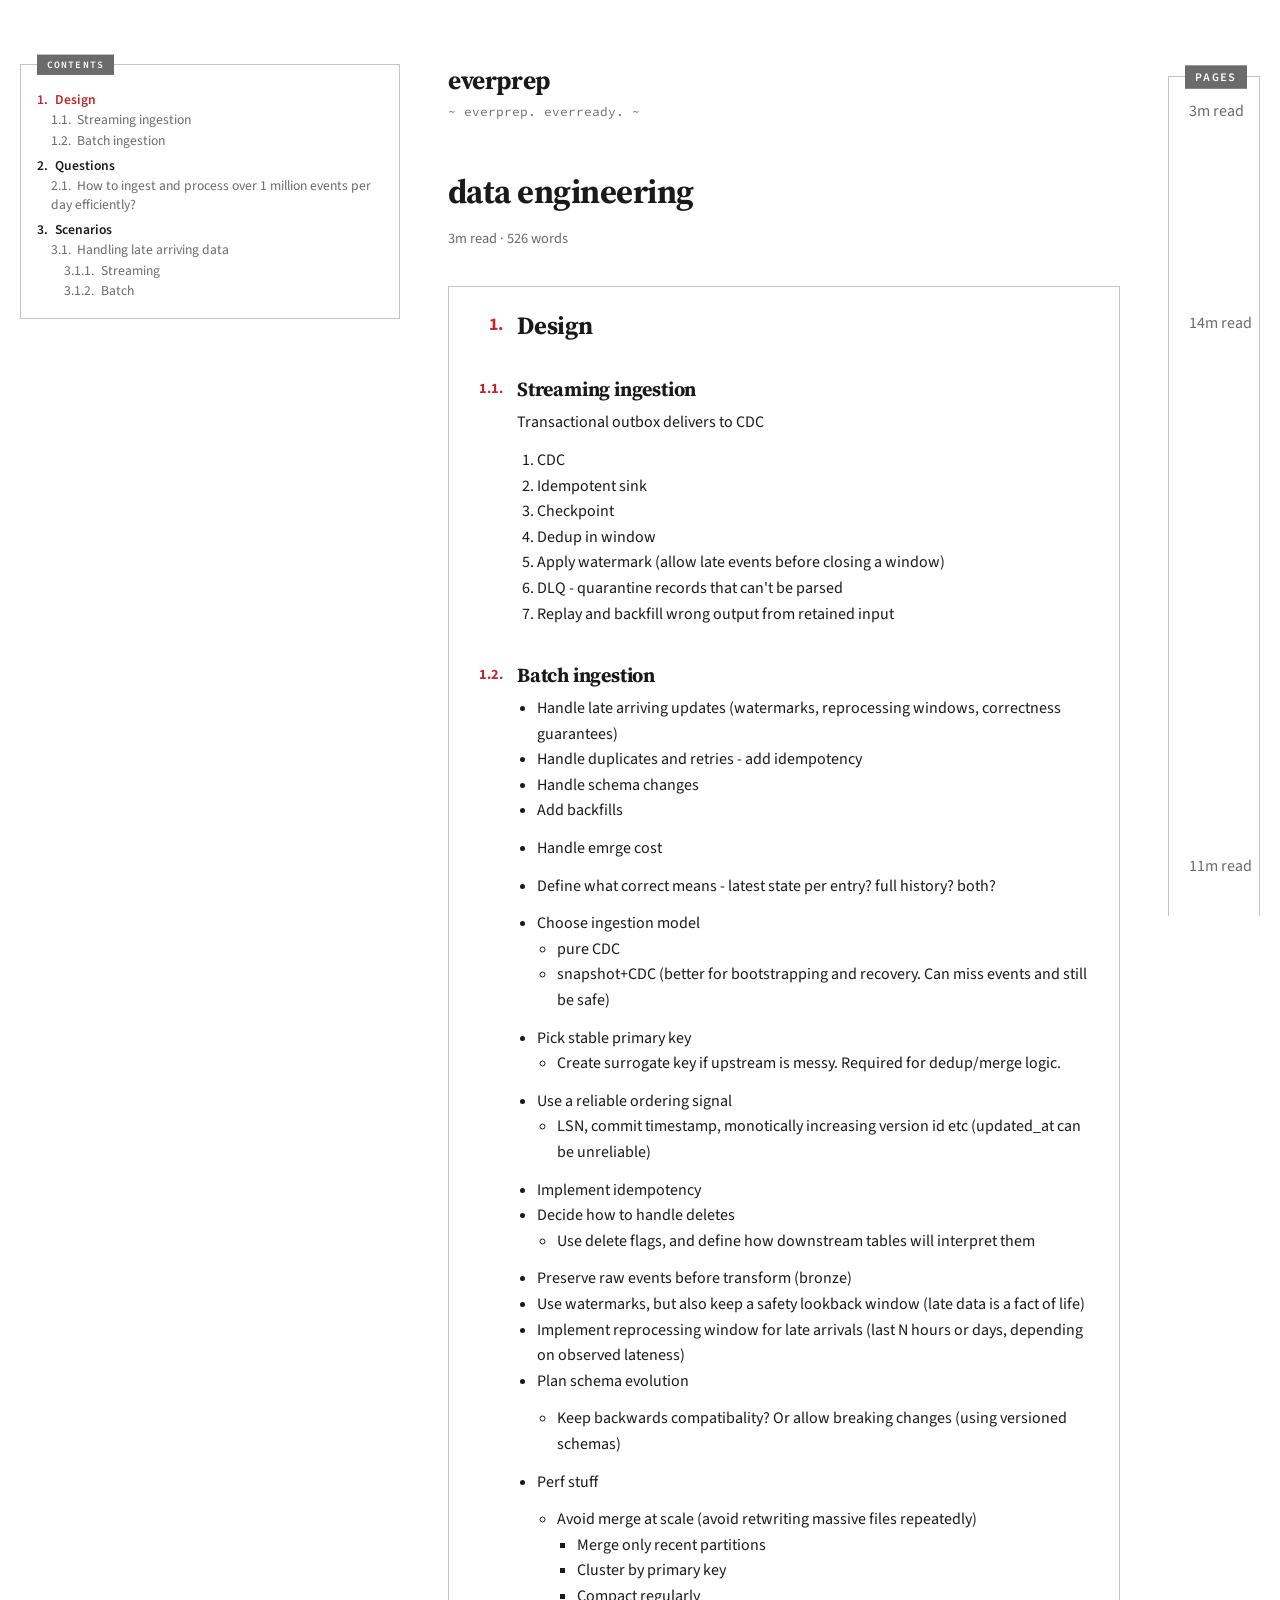
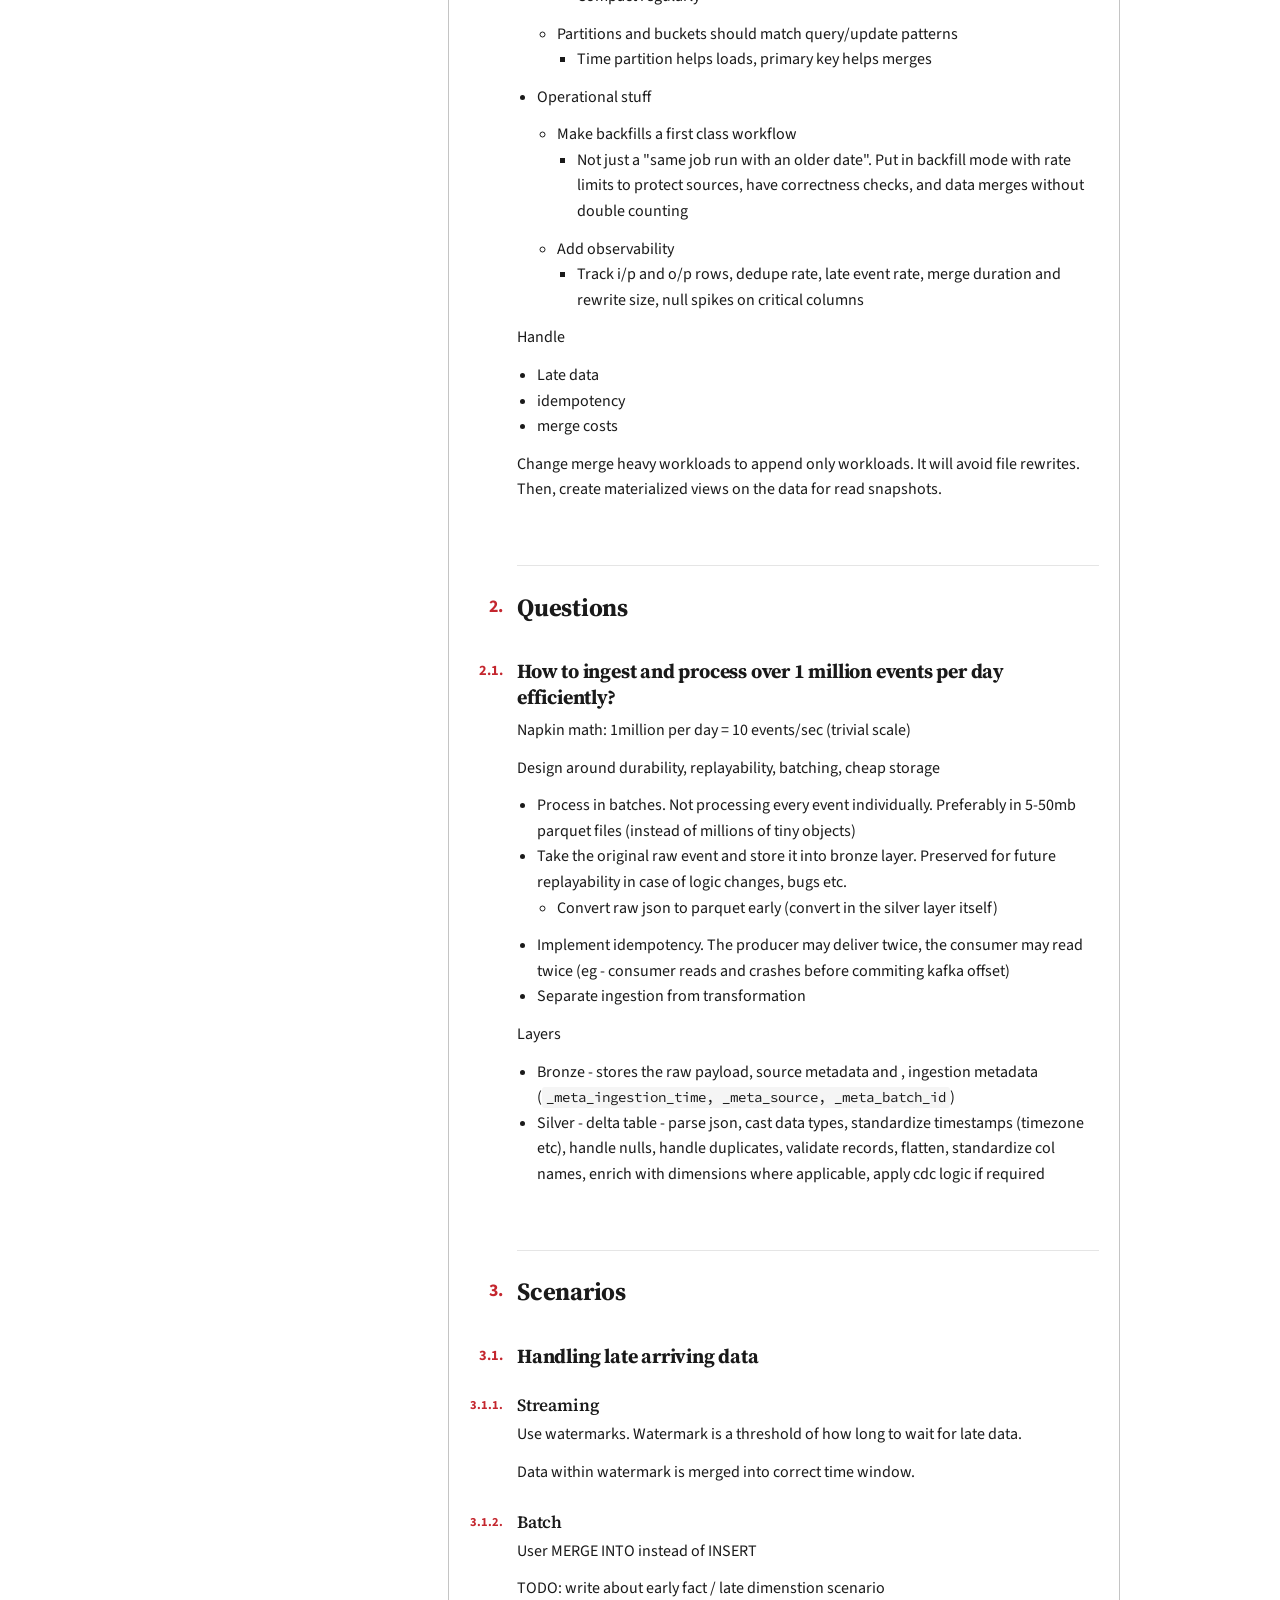
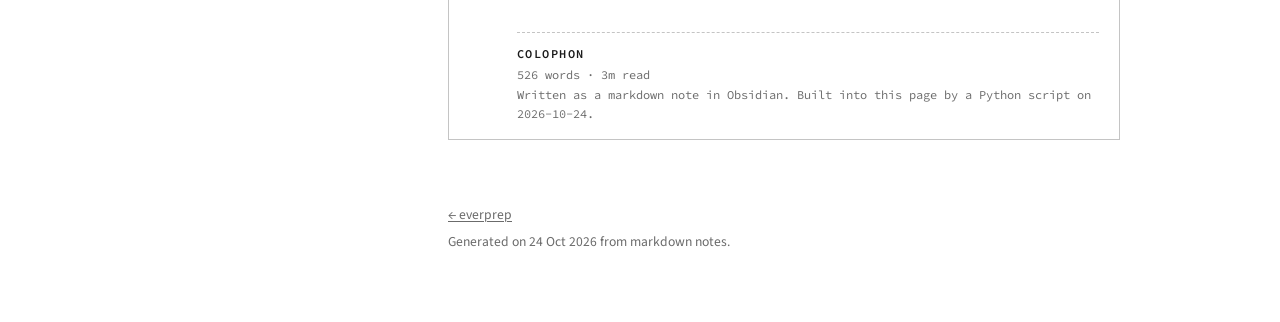
<file: website/data-engineering.html>
<!DOCTYPE html>
<html lang="en">
<head>
    <meta charset="UTF-8">
    <meta http-equiv="X-UA-Compatible" content="IE=edge">
    <meta name="viewport" content="width=device-width, initial-scale=1.0">

    <title>data engineering - everprep</title>
    <link rel="preconnect" href="https://fonts.googleapis.com">
    <link rel="preconnect" href="https://fonts.gstatic.com" crossorigin>
    <link href="https://fonts.googleapis.com/css2?family=Source+Serif+4:opsz,wght@8..60,600;8..60,700&family=Source+Code+Pro:wght@400;600&family=Source+Sans+3:ital,wght@0,400;0,600;0,700;1,400&display=swap" rel="stylesheet">
    <link rel="stylesheet" href="static/minimal.css">
    <link rel="stylesheet" href="static/codehilite.css">
    <link rel="stylesheet" href="static/everprep.css">

    <link rel="apple-touch-icon" sizes="180x180" href="static/favicon/apple-touch-icon.png">
    <link rel="icon" type="image/png" sizes="32x32" href="static/favicon/favicon-32x32.png">
    <link rel="icon" type="image/png" sizes="16x16" href="static/favicon/favicon-16x16.png">
    <link rel="mask-icon" href="static/favicon/safari-pinned-tab.svg" color="#5bbad5">
</head>

<body>

<div class="progress" aria-hidden="true"><span></span></div>

<div class="page article-layout">

    <nav class="site-nav">
        <div class="masthead">
            <a class="site-name" href="index.html">everprep</a>
        </div>
        <p class="tagline">~ everprep. everready. ~</p>
    </nav>

    <header>
        <h1>data engineering</h1>
        <p class="meta">3m read &middot; 526 words</p>
    </header>

    
    <nav class="toc box" aria-label="Table of contents">
        <h2 class="box-title">Contents</h2>
        <div class="toc-scroll">
            
<ul>
    <li><a href="#design">Design</a>
<ul>
    <li><a href="#streaming-ingestion">Streaming ingestion</a></li>
    <li><a href="#batch-ingestion">Batch ingestion</a></li>
</ul></li>
    <li><a href="#questions">Questions</a>
<ul>
    <li><a href="#how-to-ingest-and-process-over-1-million-events-per-day-efficiently">How to ingest and process over 1 million events per day efficiently?</a></li>
</ul></li>
    <li><a href="#scenarios">Scenarios</a>
<ul>
    <li><a href="#handling-late-arriving-data">Handling late arriving data</a>
<ul>
    <li><a href="#streaming">Streaming</a></li>
    <li><a href="#batch">Batch</a></li>
</ul></li>
</ul></li>
</ul>
        </div>
    </nav>
    

    <article class="prose box">
<h1 id="design">Design</h1>
<h2 id="streaming-ingestion">Streaming ingestion</h2>
<p>Transactional outbox delivers to CDC</p>
<ol>
<li>CDC</li>
<li>Idempotent sink</li>
<li>Checkpoint</li>
<li>Dedup in window</li>
<li>Apply watermark (allow late events before closing a window)</li>
<li>DLQ - quarantine records that can't be parsed</li>
<li>Replay and backfill wrong output from retained input</li>
</ol>
<h2 id="batch-ingestion">Batch ingestion</h2>
<ul>
<li>Handle late arriving updates (watermarks, reprocessing windows, correctness guarantees)</li>
<li>Handle duplicates and retries - add idempotency</li>
<li>Handle schema changes</li>
<li><p>Add backfills</p></li>
<li><p>Handle emrge cost</p></li>
<li><p>Define what correct means - latest state per entry? full history? both?</p></li>
<li>Choose ingestion model 
<ul>
<li>pure CDC</li>
<li>snapshot+CDC (better for bootstrapping and recovery. Can miss events and still be safe)</li>
</ul></li>
<li>Pick stable primary key
<ul>
<li>Create surrogate key if upstream is messy. Required for dedup/merge logic.</li>
</ul></li>
<li>Use a reliable ordering signal
<ul>
<li>LSN, commit timestamp, monotically increasing version id etc (updated_at can be unreliable)</li>
</ul></li>
<li>Implement idempotency</li>
<li>Decide how to handle deletes
<ul>
<li>Use delete flags, and define how downstream tables will interpret them</li>
</ul></li>
<li>Preserve raw events before transform (bronze)</li>
<li>Use watermarks, but also keep a safety lookback window (late data is a fact of life)</li>
<li>Implement reprocessing window for late arrivals (last N hours or days, depending on observed lateness)</li>
<li><p>Plan schema evolution</p>
<ul>
<li>Keep backwards compatibality? Or allow breaking changes (using versioned schemas)</li>
</ul></li>
<li><p>Perf stuff</p>
<ul>
<li>Avoid merge at scale (avoid retwriting massive files repeatedly)
<ul>
<li>Merge only recent partitions</li>
<li>Cluster by primary key</li>
<li>Compact regularly</li>
</ul></li>
<li>Partitions and buckets should match query/update patterns
<ul>
<li>Time partition helps loads, primary key helps merges</li>
</ul></li>
</ul></li>
<li><p>Operational stuff</p>
<ul>
<li>Make backfills a first class workflow
<ul>
<li>Not just a "same job run with an older date". Put in backfill mode with rate limits to protect sources, have correctness checks, and data merges without double counting</li>
</ul></li>
<li>Add observability
<ul>
<li>Track i/p and o/p rows, dedupe rate, late event rate, merge duration and rewrite size, null spikes on critical columns</li>
</ul></li>
</ul></li>
</ul>
<p>Handle</p>
<ul>
<li>Late data</li>
<li>idempotency</li>
<li>merge costs</li>
</ul>
<p>Change merge heavy workloads to append only workloads. It will avoid file rewrites.<br/>
Then, create materialized views on the data for read snapshots.</p>
<h1 id="questions">Questions</h1>
<h2 id="how-to-ingest-and-process-over-1-million-events-per-day-efficiently">How to ingest and process over 1 million events per day efficiently?</h2>
<p>Napkin math: 1million per day = 10 events/sec (trivial scale)</p>
<p>Design around durability, replayability, batching, cheap storage</p>
<ul>
<li>Process in batches. Not processing every event individually. Preferably in 5-50mb parquet files (instead of millions of tiny objects)</li>
<li>Take the original raw event and store it into bronze layer. Preserved for future replayability in case of logic changes, bugs etc.
<ul>
<li>Convert raw json to parquet early (convert in the silver layer itself)</li>
</ul></li>
<li>Implement idempotency. The producer may deliver twice, the consumer may read twice (eg - consumer reads and crashes before commiting kafka offset)</li>
<li>Separate ingestion from transformation</li>
</ul>
<p>Layers</p>
<ul>
<li>Bronze - stores the raw payload, source metadata and , ingestion metadata (<code>_meta_ingestion_time, _meta_source, _meta_batch_id</code>)</li>
<li>Silver - delta table - parse json, cast data types, standardize timestamps (timezone etc), handle nulls, handle duplicates, validate records, flatten, standardize col names, enrich with dimensions where applicable, apply cdc logic if required</li>
</ul>
<h1 id="scenarios">Scenarios</h1>
<h2 id="handling-late-arriving-data">Handling late arriving data</h2>
<h3 id="streaming">Streaming</h3>
<p>Use watermarks. Watermark is a threshold of how long to wait for late data.</p>
<p>Data within watermark is merged into correct time window.</p>
<h3 id="batch">Batch</h3>
<p>User MERGE INTO instead of INSERT</p>
<p>TODO: write about early fact / late dimenstion scenario</p>


        <footer class="colophon">
            <span class="colophon-title">Colophon</span>
            526 words &middot; 3m read<br>
            Written as a markdown note in Obsidian.
            Built into this page by a Python script on 2026-10-24.
        </footer>
    </article>

    <div class="more">
        <section class="box">
        <h2 class="box-title">Pages</h2>
        <ul class="list">
            
            <li>
                <span class="muted">3m read</span>
                <a href="index.html">everprep</a>
            </li>
            
            <li>
                <span class="muted">14m read</span>
                <a href="cloud-aws-services-list.html">cloud - aws services list</a>
            </li>
            
            <li>
                <span class="muted">11m read</span>
                <a href="cloud-databricks-services-and-how-they-work.html">cloud - Databricks Services and How They Work</a>
            </li>
            
            <li class="is-current">
                <span class="muted">3m read</span>
                <a href="data-engineering.html">data engineering</a>
            </li>
            
            <li>
                <span class="muted">4m read</span>
                <a href="data-modelling.html">data modelling</a>
            </li>
            
            <li>
                <span class="muted">2m read</span>
                <a href="data-pipelines.html">data pipelines</a>
            </li>
            
            <li>
                <span class="muted">7m read</span>
                <a href="databricks.html">databricks</a>
            </li>
            
            <li>
                <span class="muted">1m read</span>
                <a href="delta-lake.html">Delta lake</a>
            </li>
            
            <li>
                <span class="muted">13m read</span>
                <a href="delta-lake-performance-optimization-and-maintenance.html">Delta Lake - performance optimization and maintenance</a>
            </li>
            
            <li>
                <span class="muted">1m read</span>
                <a href="interview-rounds.html">interview rounds</a>
            </li>
            
            <li>
                <span class="muted">10m read</span>
                <a href="python-leetcode.html">python - leetcode</a>
            </li>
            
            <li>
                <span class="muted">24m read</span>
                <a href="spark-code.html">spark - code</a>
            </li>
            
            <li>
                <span class="muted">14m read</span>
                <a href="spark-theory.html">spark - theory</a>
            </li>
            
            <li>
                <span class="muted">1m read</span>
                <a href="spark-qns.html">spark qns</a>
            </li>
            
            <li>
                <span class="muted">12m read</span>
                <a href="sql.html">sql</a>
            </li>
            
        </ul>
        </section>
    </div>

    <footer class="site-footer">
        <p><a href="index.html">&larr; everprep</a></p>
        <p>Generated on 24 Oct 2026 from markdown notes.</p>
    </footer>

</div>

    <script>
        // Obsidian callouts: "> [!NOTE] Optional title" blockquotes become labelled boxes.
        (function () {
            const marker = /^\s*\[!(\w+)\][+-]?[ \t]*([^\n<]*)(?:\s*<br\s*\/?>|\n)?/;
            document.querySelectorAll(".prose blockquote").forEach(quote => {
                const first = quote.querySelector("p");
                if (!first) return;
                const match = first.innerHTML.match(marker);
                if (!match) return;

                const kind = match[1].toLowerCase();
                first.innerHTML = first.innerHTML.slice(match[0].length).trim();
                if (!first.innerHTML) first.remove();

                const title = document.createElement("p");
                title.className = "callout-title";
                const label = document.createElement("span");
                label.className = "callout-kind";
                label.textContent = kind;
                title.appendChild(label);
                if (match[2].trim()) title.appendChild(document.createTextNode(match[2].trim()));

                quote.classList.add("callout", "callout--" + kind);
                quote.prepend(title);
            });
        })();

        // Reading progress: a thin bar across the top of the page.
        (function () {
            const bar = document.querySelector(".progress span");
            if (!bar) return;
            let queued = false;
            function update() {
                queued = false;
                const max = document.documentElement.scrollHeight - window.innerHeight;
                const ratio = max > 0 ? Math.min(1, Math.max(0, window.scrollY / max)) : 0;
                bar.style.transform = "scaleX(" + ratio + ")";
            }
            function schedule() {
                if (queued) return;
                queued = true;
                requestAnimationFrame(update);
            }
            window.addEventListener("scroll", schedule, { passive: true });
            window.addEventListener("resize", schedule, { passive: true });
            update();
        })();

        (function () {
            const tocScroll = document.querySelector(".toc-scroll");
            const tocLinks = document.querySelectorAll('.toc a[href^="#"]');
            if (!tocLinks.length) return;

            // Pair every TOC link with the heading it points at, in document order.
            const entries = [];
            tocLinks.forEach(link => {
                const id = decodeURIComponent(link.hash.slice(1));
                const heading = id ? document.getElementById(id) : null;
                if (heading) entries.push({ heading, link });
            });
            if (!entries.length) return;

            entries.sort((a, b) =>
                a.heading.compareDocumentPosition(b.heading) &
                    Node.DOCUMENT_POSITION_FOLLOWING ? -1 : 1
            );

            const smooth = !window.matchMedia(
                "(prefers-reduced-motion: reduce)"
            ).matches;

            // Don't yank the TOC around while the reader is scrolling it by hand.
            let handScrolledAt = 0;
            if (tocScroll) {
                ["wheel", "touchstart", "pointerdown"].forEach(evt =>
                    tocScroll.addEventListener(
                        evt,
                        () => { handScrolledAt = Date.now(); },
                        { passive: true }
                    )
                );
            }

            // Scroll the TOC's own container (never the page) so the active
            // link sits in the middle of the list.
            function revealInToc(link) {
                if (!tocScroll) return;
                // Not scrollable: short TOC, or the stacked mobile layout.
                if (tocScroll.scrollHeight <= tocScroll.clientHeight) return;
                if (Date.now() - handScrolledAt < 1500) return;

                const containerTop = tocScroll.getBoundingClientRect().top;
                const linkRect = link.getBoundingClientRect();
                const wanted =
                    tocScroll.scrollTop +
                    (linkRect.top - containerTop) -
                    (tocScroll.clientHeight - linkRect.height) / 2;

                const top = Math.max(
                    0,
                    Math.min(
                        wanted,
                        tocScroll.scrollHeight - tocScroll.clientHeight
                    )
                );

                if (Math.abs(top - tocScroll.scrollTop) < 2) return;
                tocScroll.scrollTo({
                    top: top,
                    behavior: smooth ? "smooth" : "auto"
                });
            }

            let active = null;

            function setActive(entry) {
                if (entry === active) return;
                if (active) active.link.classList.remove("highlight");
                entry.link.classList.add("highlight");
                active = entry;
                revealInToc(entry.link);
            }

            function update() {
                // The heading that most recently crossed the reading line is
                // the one being read.
                const readingLine = window.innerHeight * 0.25;
                let current = entries[0];

                for (const entry of entries) {
                    if (entry.heading.getBoundingClientRect().top > readingLine) break;
                    current = entry;
                }

                // At the page bottom the last heading may never reach the
                // reading line, so claim it explicitly.
                const atBottom =
                    window.innerHeight + window.scrollY >=
                    document.documentElement.scrollHeight - 2;
                if (atBottom) current = entries[entries.length - 1];

                setActive(current);
            }

            let queued = false;
            function schedule() {
                if (queued) return;
                queued = true;
                requestAnimationFrame(() => {
                    queued = false;
                    update();
                });
            }

            window.addEventListener("scroll", schedule, { passive: true });
            window.addEventListener("resize", schedule, { passive: true });
            window.addEventListener("load", schedule);
            update();
        })();
    </script>
</body>
</html>
</file>
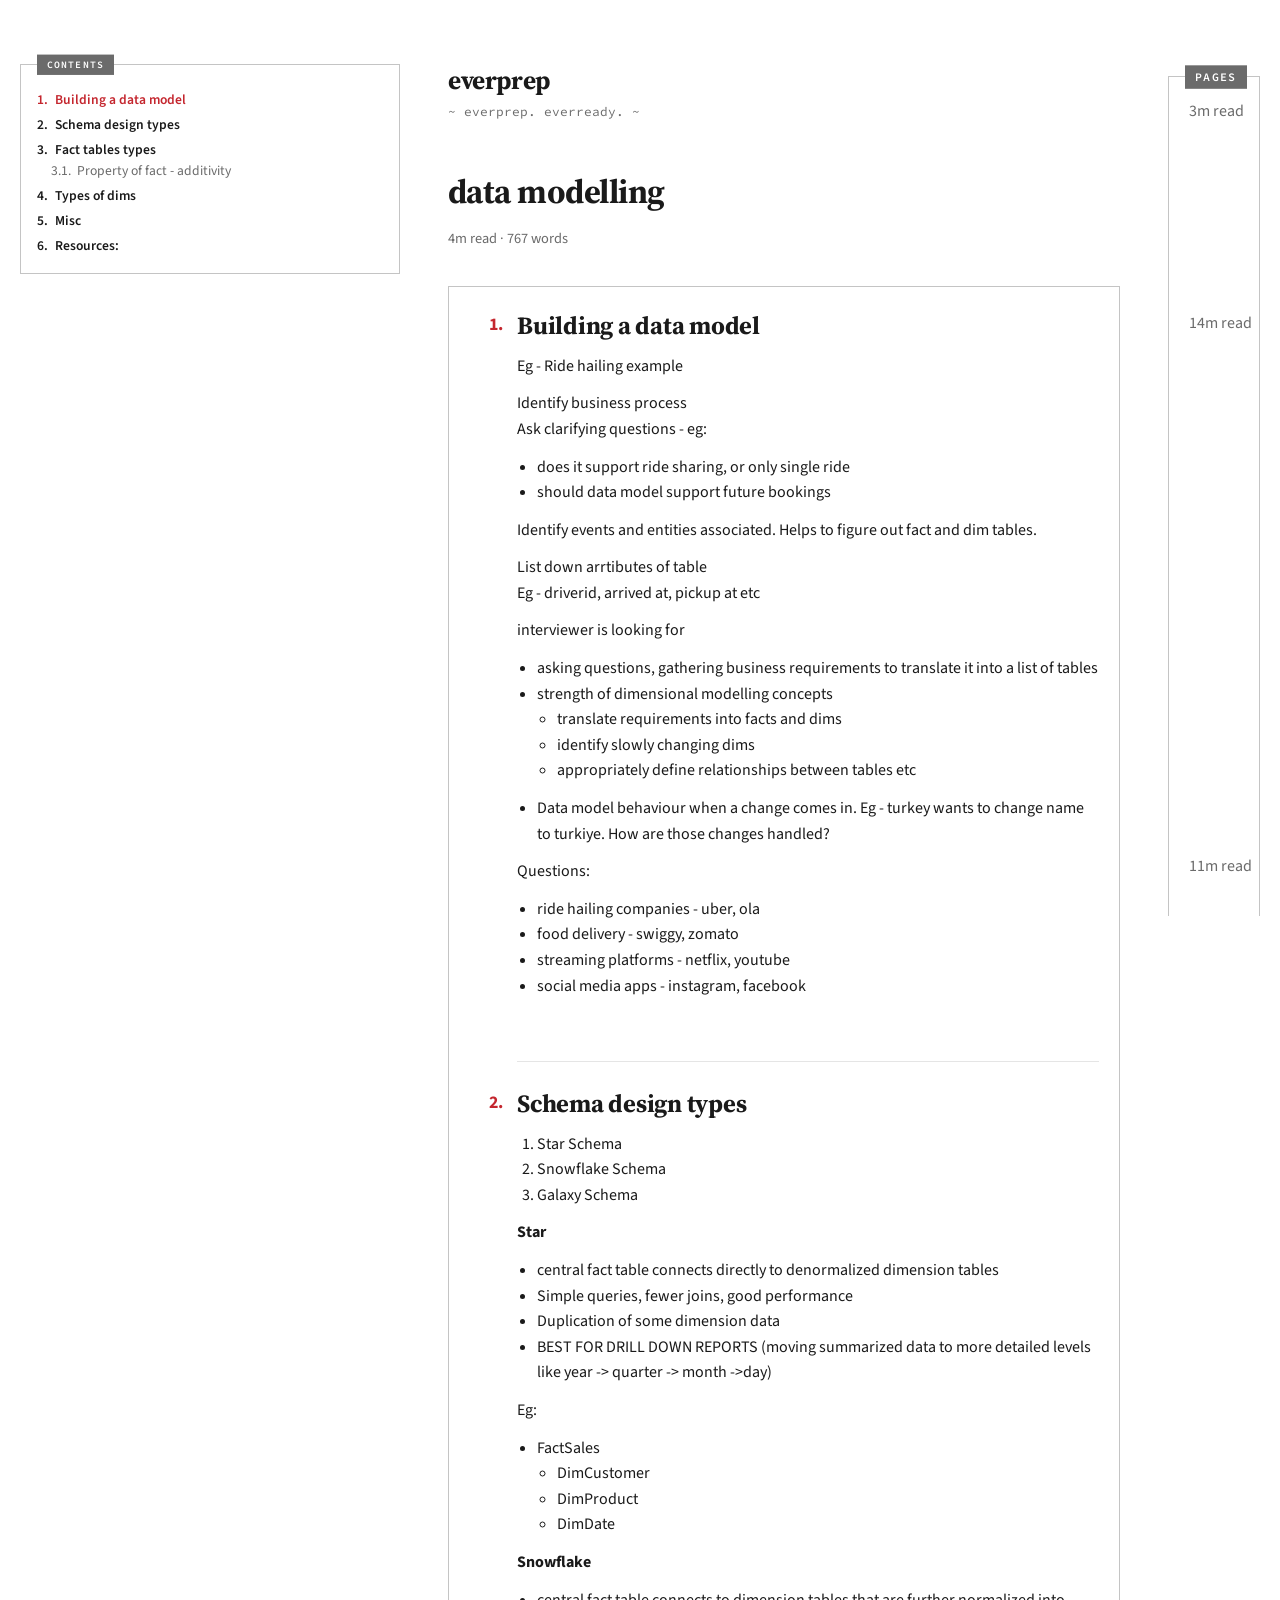
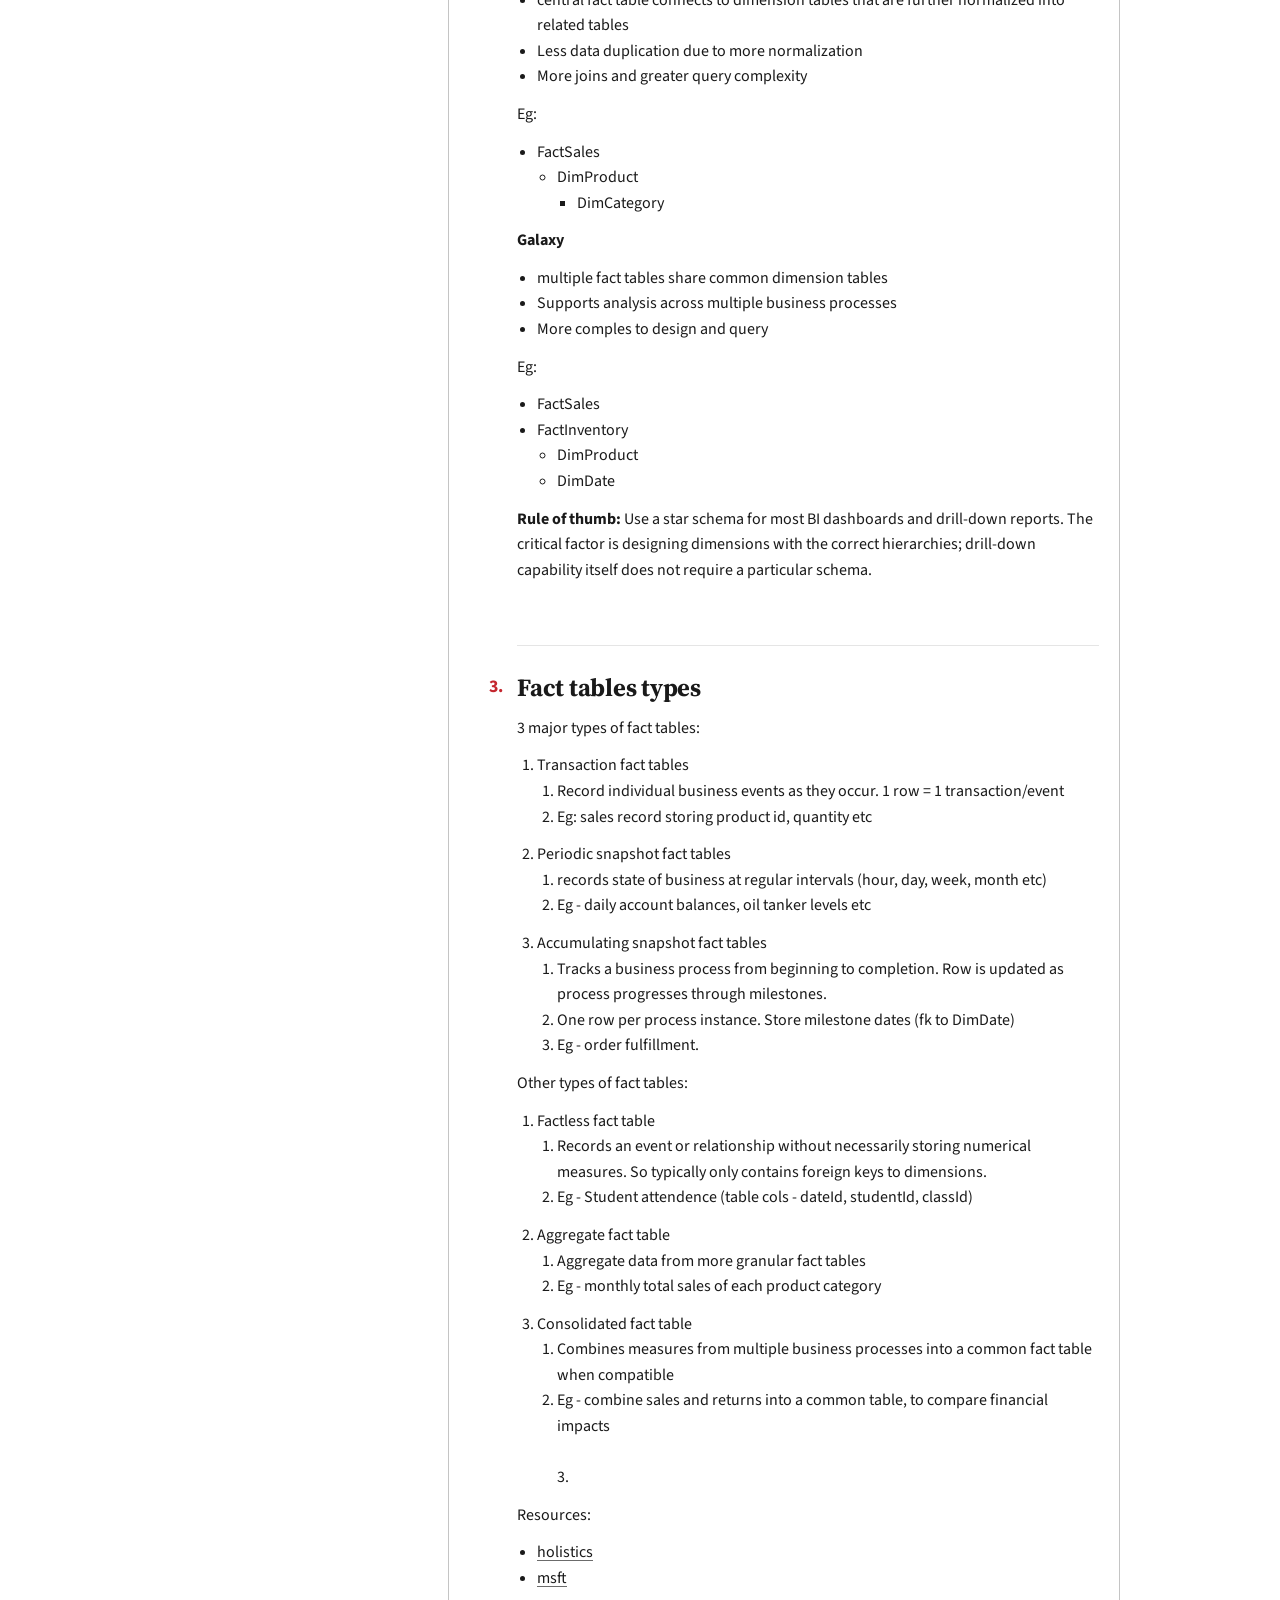
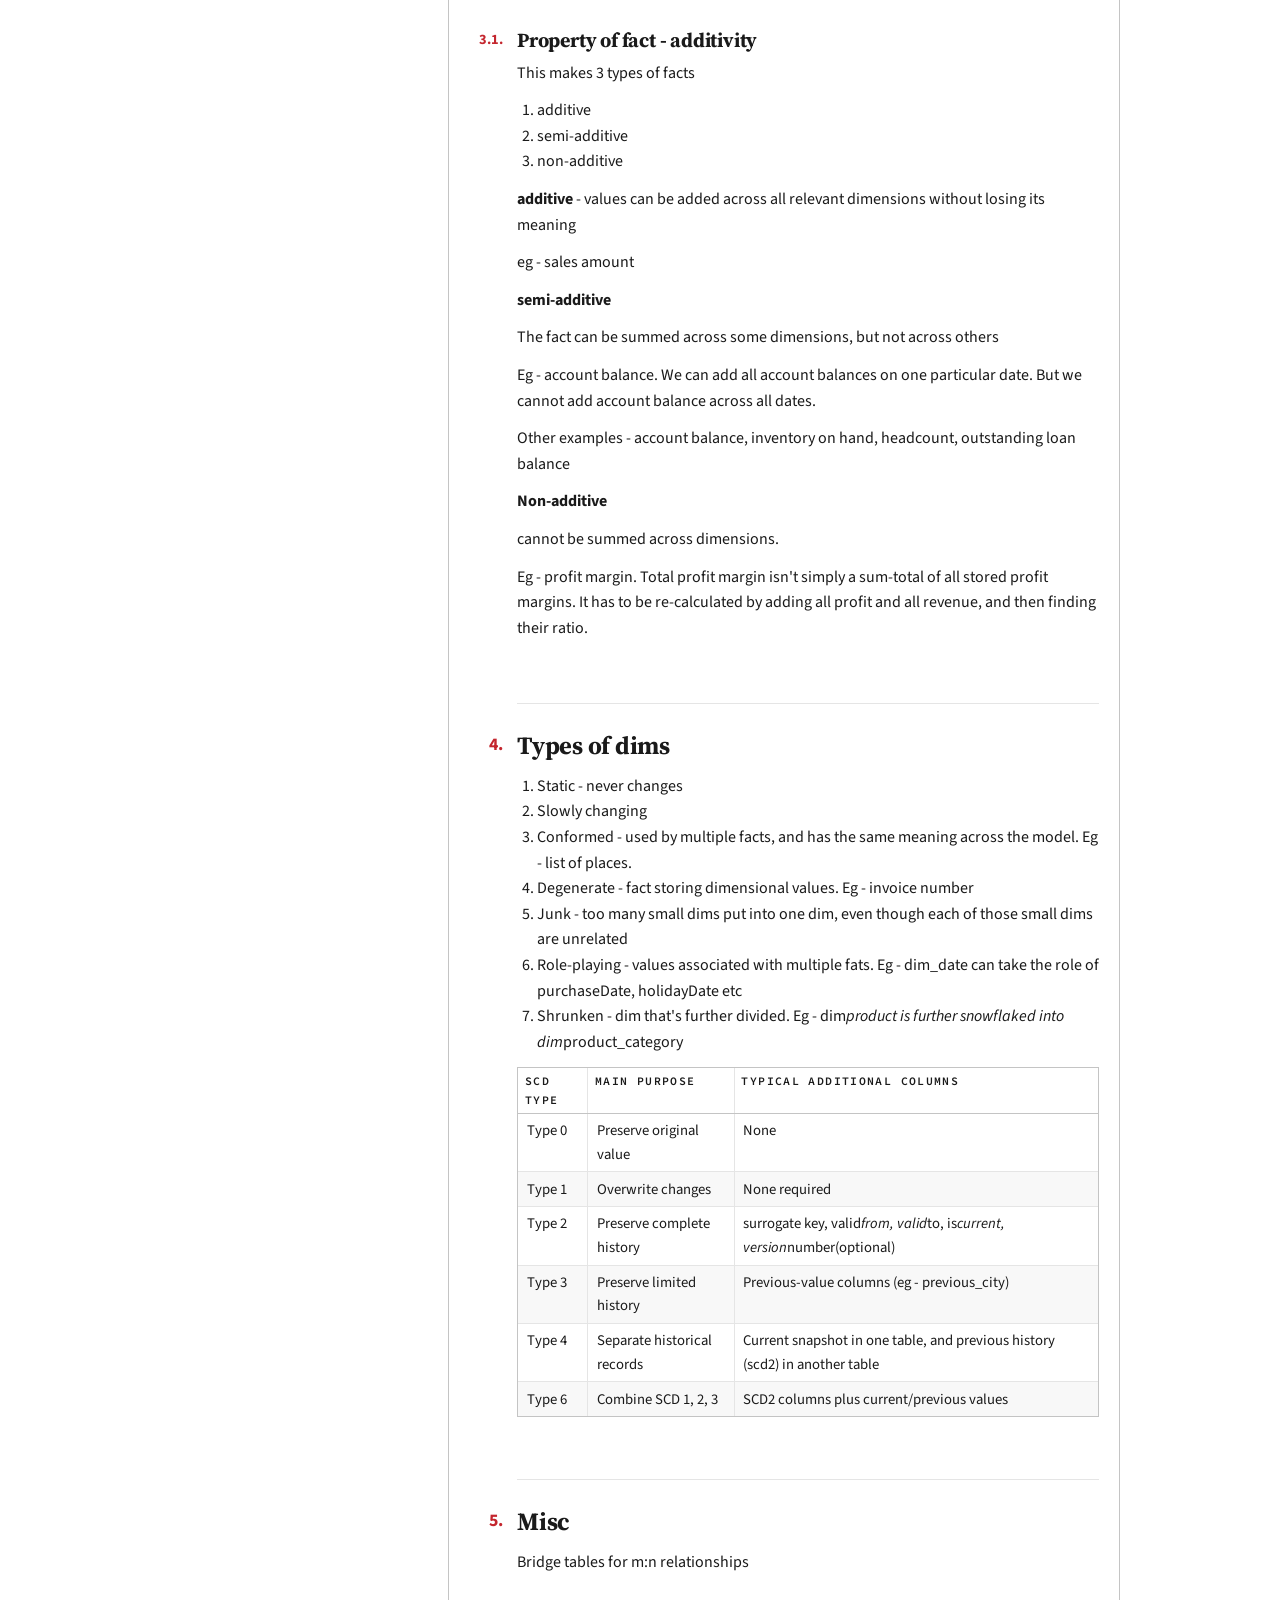
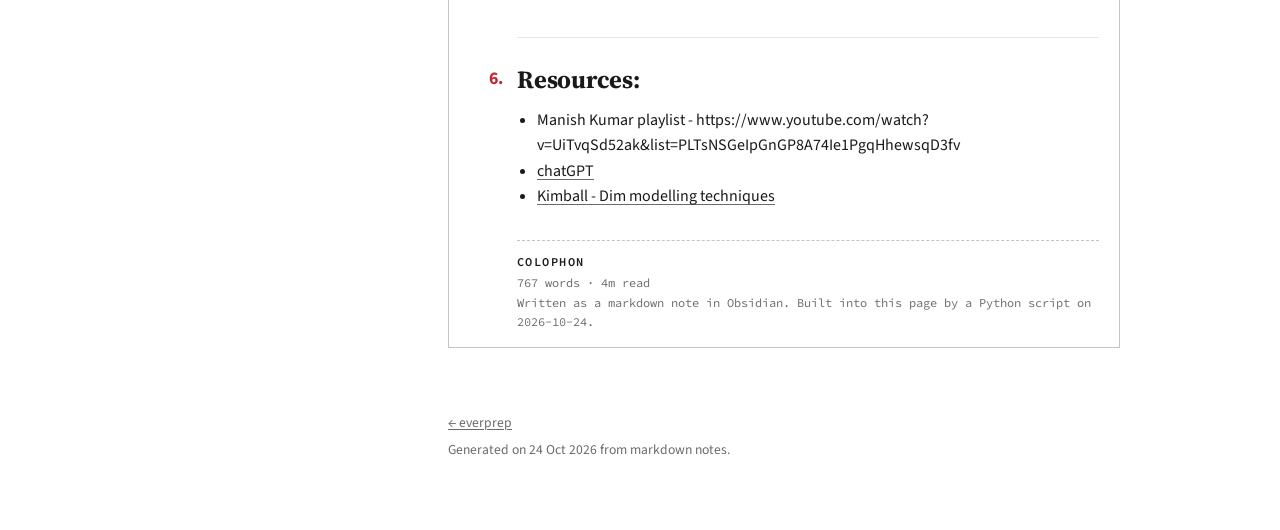
<file: website/data-modelling.html>
<!DOCTYPE html>
<html lang="en">
<head>
    <meta charset="UTF-8">
    <meta http-equiv="X-UA-Compatible" content="IE=edge">
    <meta name="viewport" content="width=device-width, initial-scale=1.0">

    <title>data modelling - everprep</title>
    <link rel="preconnect" href="https://fonts.googleapis.com">
    <link rel="preconnect" href="https://fonts.gstatic.com" crossorigin>
    <link href="https://fonts.googleapis.com/css2?family=Source+Serif+4:opsz,wght@8..60,600;8..60,700&family=Source+Code+Pro:wght@400;600&family=Source+Sans+3:ital,wght@0,400;0,600;0,700;1,400&display=swap" rel="stylesheet">
    <link rel="stylesheet" href="static/minimal.css">
    <link rel="stylesheet" href="static/codehilite.css">
    <link rel="stylesheet" href="static/everprep.css">

    <link rel="apple-touch-icon" sizes="180x180" href="static/favicon/apple-touch-icon.png">
    <link rel="icon" type="image/png" sizes="32x32" href="static/favicon/favicon-32x32.png">
    <link rel="icon" type="image/png" sizes="16x16" href="static/favicon/favicon-16x16.png">
    <link rel="mask-icon" href="static/favicon/safari-pinned-tab.svg" color="#5bbad5">
</head>

<body>

<div class="progress" aria-hidden="true"><span></span></div>

<div class="page article-layout">

    <nav class="site-nav">
        <div class="masthead">
            <a class="site-name" href="index.html">everprep</a>
        </div>
        <p class="tagline">~ everprep. everready. ~</p>
    </nav>

    <header>
        <h1>data modelling</h1>
        <p class="meta">4m read &middot; 767 words</p>
    </header>

    
    <nav class="toc box" aria-label="Table of contents">
        <h2 class="box-title">Contents</h2>
        <div class="toc-scroll">
            
<ul>
    <li><a href="#building-a-data-model">Building a data model</a></li>
    <li><a href="#schema-design-types">Schema design types</a></li>
    <li><a href="#fact-tables-types">Fact tables types</a>
<ul>
    <li><a href="#property-of-fact-additivity">Property of fact - additivity</a></li>
</ul></li>
    <li><a href="#types-of-dims">Types of dims</a></li>
    <li><a href="#misc">Misc</a></li>
    <li><a href="#resources">Resources:</a></li>
</ul>
        </div>
    </nav>
    

    <article class="prose box">
<h1 id="building-a-data-model">Building a data model</h1>
<p>Eg - Ride hailing example</p>
<p>Identify business process<br/>
Ask clarifying questions - eg:</p>
<ul>
<li>does it support ride sharing, or only single ride</li>
<li>should data model support future bookings</li>
</ul>
<p>Identify events and entities associated. Helps to figure out fact and dim tables.</p>
<p>List down arrtibutes of table<br/>
Eg - driverid, arrived at, pickup at etc</p>
<p>interviewer is looking for</p>
<ul>
<li>asking questions, gathering business requirements to translate it into a list of tables</li>
<li>strength of dimensional modelling concepts
<ul>
<li>translate requirements into facts and dims</li>
<li>identify slowly changing dims</li>
<li>appropriately define relationships between tables etc</li>
</ul></li>
<li>Data model behaviour when a change comes in. Eg - turkey wants to change name to turkiye. How are those changes handled?</li>
</ul>
<p>Questions:</p>
<ul>
<li>ride hailing companies - uber, ola</li>
<li>food delivery - swiggy, zomato</li>
<li>streaming platforms - netflix, youtube</li>
<li>social media apps - instagram, facebook</li>
</ul>
<h1 id="schema-design-types">Schema design types</h1>
<ol>
<li>Star Schema</li>
<li>Snowflake Schema</li>
<li>Galaxy Schema</li>
</ol>
<p><strong>Star</strong> </p>
<ul>
<li>central fact table connects directly to denormalized dimension tables</li>
<li>Simple queries, fewer joins, good performance</li>
<li>Duplication of some dimension data</li>
<li>BEST FOR DRILL DOWN REPORTS (moving summarized data to more detailed levels like year -&gt; quarter -&gt; month -&gt;day)</li>
</ul>
<p>Eg: </p>
<ul>
<li>FactSales
<ul>
<li>DimCustomer</li>
<li>DimProduct</li>
<li>DimDate</li>
</ul></li>
</ul>
<p><strong>Snowflake</strong> </p>
<ul>
<li>central fact table connects to dimension tables that are further normalized into related tables</li>
<li>Less data duplication due to more normalization</li>
<li>More joins and greater query complexity</li>
</ul>
<p>Eg: </p>
<ul>
<li>FactSales
<ul>
<li>DimProduct
<ul>
<li>DimCategory</li>
</ul></li>
</ul></li>
</ul>
<p><strong>Galaxy</strong> </p>
<ul>
<li>multiple fact tables share common dimension tables</li>
<li>Supports analysis across multiple business processes</li>
<li>More comples to design and query</li>
</ul>
<p>Eg:</p>
<ul>
<li>FactSales</li>
<li>FactInventory
<ul>
<li>DimProduct</li>
<li>DimDate</li>
</ul></li>
</ul>
<p><strong>Rule of thumb:</strong> Use a star schema for most BI dashboards and drill-down reports. The critical factor is designing dimensions with the correct hierarchies; drill-down capability itself does not require a particular schema.</p>
<h1 id="fact-tables-types">Fact tables types</h1>
<p>3 major types of fact tables:</p>
<ol>
<li>Transaction fact tables
<ol>
<li>Record individual business events as they occur. 1 row = 1 transaction/event</li>
<li>Eg: sales record storing product id, quantity etc</li>
</ol></li>
<li>Periodic snapshot fact tables
<ol>
<li>records state of business at regular intervals (hour, day, week, month etc)</li>
<li>Eg - daily account balances, oil tanker levels etc</li>
</ol></li>
<li>Accumulating snapshot fact tables
<ol>
<li>Tracks a business process from beginning to completion. Row is updated as process progresses through milestones.</li>
<li>One row per process instance. Store milestone dates (fk to DimDate)</li>
<li>Eg - order fulfillment.</li>
</ol></li>
</ol>
<p>Other types of fact tables:</p>
<ol>
<li>Factless fact table
<ol>
<li>Records an event or relationship without necessarily storing numerical measures. So typically only contains foreign keys to dimensions.</li>
<li>Eg - Student attendence (table cols - dateId, studentId, classId)</li>
</ol></li>
<li>Aggregate fact table
<ol>
<li>Aggregate data from more granular fact tables</li>
<li>Eg - monthly total sales of each product category</li>
</ol></li>
<li>Consolidated fact table
<ol>
<li>Combines measures from multiple business processes into a common fact table when compatible</li>
<li>Eg - combine sales and returns into a common table, to compare financial impacts</li><br/>
3. 
</ol></li>
</ol>
<p>Resources:</p>
<ul>
<li><a href="https://www.holistics.io/blog/the-three-types-of-fact-tables/">holistics</a></li>
<li><a href="https://learn.microsoft.com/en-us/fabric/data-warehouse/dimensional-modeling-fact-tables">msft</a></li>
</ul>
<h2 id="property-of-fact-additivity">Property of fact - additivity</h2>
<p>This makes 3 types of facts</p>
<ol>
<li>additive</li>
<li>semi-additive</li>
<li>non-additive</li>
</ol>
<p><strong>additive</strong> - values can be added across all relevant dimensions without losing its meaning</p>
<p>eg - sales amount</p>
<p><strong>semi-additive</strong></p>
<p>The fact can be summed across some dimensions, but not across others</p>
<p>Eg - account balance. We can add all account balances on one particular date. But we cannot add account balance across all dates.</p>
<p>Other examples - account balance, inventory on hand, headcount, outstanding loan balance</p>
<p><strong>Non-additive</strong></p>
<p>cannot be summed across dimensions.</p>
<p>Eg - profit margin. Total profit margin isn't simply a sum-total of all stored profit margins. It has to be re-calculated by adding all profit and all revenue, and then finding their ratio.</p>
<h1 id="types-of-dims">Types of dims</h1>
<ol>
<li>Static - never changes</li>
<li>Slowly changing</li>
<li>Conformed - used by multiple facts, and has the same meaning across the model. Eg - list of places.</li>
<li>Degenerate - fact storing dimensional values. Eg - invoice number</li>
<li>Junk - too many small dims put into one dim, even though each of those small dims are unrelated</li>
<li>Role-playing - values associated with multiple fats. Eg - dim_date can take the role of purchaseDate, holidayDate etc</li>
<li>Shrunken - dim that's further divided. Eg - dim<em>product is further snowflaked into dim</em>product_category</li>
</ol>
<table>
<thead>
<tr>
<th>SCD type</th>
<th>Main purpose</th>
<th>Typical additional columns</th>
</tr>
</thead>
<tbody>
<tr>
<td>Type 0</td>
<td>Preserve original value</td>
<td>None</td>
</tr>
<tr>
<td>Type 1</td>
<td>Overwrite changes</td>
<td>None required</td>
</tr>
<tr>
<td>Type 2</td>
<td>Preserve complete history</td>
<td>surrogate key, valid<em>from, valid</em>to, is<em>current, version</em>number(optional)</td>
</tr>
<tr>
<td>Type 3</td>
<td>Preserve limited history</td>
<td>Previous-value columns (eg - previous_city)</td>
</tr>
<tr>
<td>Type 4</td>
<td>Separate historical records</td>
<td>Current snapshot in one table, and previous history (scd2) in another table</td>
</tr>
<tr>
<td>Type 6</td>
<td>Combine SCD 1, 2, 3</td>
<td>SCD2 columns plus current/previous values</td>
</tr>
</tbody>
</table>
<h1 id="misc">Misc</h1>
<p>Bridge tables for m:n relationships</p>
<h1 id="resources">Resources:</h1>
<ul>
<li>Manish Kumar playlist - https://www.youtube.com/watch?v=UiTvqSd52ak&amp;list=PLTsNSGeIpGnGP8A74Ie1PgqHhewsqD3fv</li>
<li><a href="https://chatgpt.com/share/6a7c217a-49b4-83e8-9d67-c90fceec395d?ogimg=plain">chatGPT</a></li>
<li><a href="https://www.kimballgroup.com/data-warehouse-business-intelligence-resources/kimball-techniques/dimensional-modeling-techniques/">Kimball - Dim modelling techniques</a></li>
</ul>


        <footer class="colophon">
            <span class="colophon-title">Colophon</span>
            767 words &middot; 4m read<br>
            Written as a markdown note in Obsidian.
            Built into this page by a Python script on 2026-10-24.
        </footer>
    </article>

    <div class="more">
        <section class="box">
        <h2 class="box-title">Pages</h2>
        <ul class="list">
            
            <li>
                <span class="muted">3m read</span>
                <a href="index.html">everprep</a>
            </li>
            
            <li>
                <span class="muted">14m read</span>
                <a href="cloud-aws-services-list.html">cloud - aws services list</a>
            </li>
            
            <li>
                <span class="muted">11m read</span>
                <a href="cloud-databricks-services-and-how-they-work.html">cloud - Databricks Services and How They Work</a>
            </li>
            
            <li>
                <span class="muted">3m read</span>
                <a href="data-engineering.html">data engineering</a>
            </li>
            
            <li class="is-current">
                <span class="muted">4m read</span>
                <a href="data-modelling.html">data modelling</a>
            </li>
            
            <li>
                <span class="muted">2m read</span>
                <a href="data-pipelines.html">data pipelines</a>
            </li>
            
            <li>
                <span class="muted">7m read</span>
                <a href="databricks.html">databricks</a>
            </li>
            
            <li>
                <span class="muted">1m read</span>
                <a href="delta-lake.html">Delta lake</a>
            </li>
            
            <li>
                <span class="muted">13m read</span>
                <a href="delta-lake-performance-optimization-and-maintenance.html">Delta Lake - performance optimization and maintenance</a>
            </li>
            
            <li>
                <span class="muted">1m read</span>
                <a href="interview-rounds.html">interview rounds</a>
            </li>
            
            <li>
                <span class="muted">10m read</span>
                <a href="python-leetcode.html">python - leetcode</a>
            </li>
            
            <li>
                <span class="muted">24m read</span>
                <a href="spark-code.html">spark - code</a>
            </li>
            
            <li>
                <span class="muted">14m read</span>
                <a href="spark-theory.html">spark - theory</a>
            </li>
            
            <li>
                <span class="muted">1m read</span>
                <a href="spark-qns.html">spark qns</a>
            </li>
            
            <li>
                <span class="muted">12m read</span>
                <a href="sql.html">sql</a>
            </li>
            
        </ul>
        </section>
    </div>

    <footer class="site-footer">
        <p><a href="index.html">&larr; everprep</a></p>
        <p>Generated on 24 Oct 2026 from markdown notes.</p>
    </footer>

</div>

    <script>
        // Obsidian callouts: "> [!NOTE] Optional title" blockquotes become labelled boxes.
        (function () {
            const marker = /^\s*\[!(\w+)\][+-]?[ \t]*([^\n<]*)(?:\s*<br\s*\/?>|\n)?/;
            document.querySelectorAll(".prose blockquote").forEach(quote => {
                const first = quote.querySelector("p");
                if (!first) return;
                const match = first.innerHTML.match(marker);
                if (!match) return;

                const kind = match[1].toLowerCase();
                first.innerHTML = first.innerHTML.slice(match[0].length).trim();
                if (!first.innerHTML) first.remove();

                const title = document.createElement("p");
                title.className = "callout-title";
                const label = document.createElement("span");
                label.className = "callout-kind";
                label.textContent = kind;
                title.appendChild(label);
                if (match[2].trim()) title.appendChild(document.createTextNode(match[2].trim()));

                quote.classList.add("callout", "callout--" + kind);
                quote.prepend(title);
            });
        })();

        // Reading progress: a thin bar across the top of the page.
        (function () {
            const bar = document.querySelector(".progress span");
            if (!bar) return;
            let queued = false;
            function update() {
                queued = false;
                const max = document.documentElement.scrollHeight - window.innerHeight;
                const ratio = max > 0 ? Math.min(1, Math.max(0, window.scrollY / max)) : 0;
                bar.style.transform = "scaleX(" + ratio + ")";
            }
            function schedule() {
                if (queued) return;
                queued = true;
                requestAnimationFrame(update);
            }
            window.addEventListener("scroll", schedule, { passive: true });
            window.addEventListener("resize", schedule, { passive: true });
            update();
        })();

        (function () {
            const tocScroll = document.querySelector(".toc-scroll");
            const tocLinks = document.querySelectorAll('.toc a[href^="#"]');
            if (!tocLinks.length) return;

            // Pair every TOC link with the heading it points at, in document order.
            const entries = [];
            tocLinks.forEach(link => {
                const id = decodeURIComponent(link.hash.slice(1));
                const heading = id ? document.getElementById(id) : null;
                if (heading) entries.push({ heading, link });
            });
            if (!entries.length) return;

            entries.sort((a, b) =>
                a.heading.compareDocumentPosition(b.heading) &
                    Node.DOCUMENT_POSITION_FOLLOWING ? -1 : 1
            );

            const smooth = !window.matchMedia(
                "(prefers-reduced-motion: reduce)"
            ).matches;

            // Don't yank the TOC around while the reader is scrolling it by hand.
            let handScrolledAt = 0;
            if (tocScroll) {
                ["wheel", "touchstart", "pointerdown"].forEach(evt =>
                    tocScroll.addEventListener(
                        evt,
                        () => { handScrolledAt = Date.now(); },
                        { passive: true }
                    )
                );
            }

            // Scroll the TOC's own container (never the page) so the active
            // link sits in the middle of the list.
            function revealInToc(link) {
                if (!tocScroll) return;
                // Not scrollable: short TOC, or the stacked mobile layout.
                if (tocScroll.scrollHeight <= tocScroll.clientHeight) return;
                if (Date.now() - handScrolledAt < 1500) return;

                const containerTop = tocScroll.getBoundingClientRect().top;
                const linkRect = link.getBoundingClientRect();
                const wanted =
                    tocScroll.scrollTop +
                    (linkRect.top - containerTop) -
                    (tocScroll.clientHeight - linkRect.height) / 2;

                const top = Math.max(
                    0,
                    Math.min(
                        wanted,
                        tocScroll.scrollHeight - tocScroll.clientHeight
                    )
                );

                if (Math.abs(top - tocScroll.scrollTop) < 2) return;
                tocScroll.scrollTo({
                    top: top,
                    behavior: smooth ? "smooth" : "auto"
                });
            }

            let active = null;

            function setActive(entry) {
                if (entry === active) return;
                if (active) active.link.classList.remove("highlight");
                entry.link.classList.add("highlight");
                active = entry;
                revealInToc(entry.link);
            }

            function update() {
                // The heading that most recently crossed the reading line is
                // the one being read.
                const readingLine = window.innerHeight * 0.25;
                let current = entries[0];

                for (const entry of entries) {
                    if (entry.heading.getBoundingClientRect().top > readingLine) break;
                    current = entry;
                }

                // At the page bottom the last heading may never reach the
                // reading line, so claim it explicitly.
                const atBottom =
                    window.innerHeight + window.scrollY >=
                    document.documentElement.scrollHeight - 2;
                if (atBottom) current = entries[entries.length - 1];

                setActive(current);
            }

            let queued = false;
            function schedule() {
                if (queued) return;
                queued = true;
                requestAnimationFrame(() => {
                    queued = false;
                    update();
                });
            }

            window.addEventListener("scroll", schedule, { passive: true });
            window.addEventListener("resize", schedule, { passive: true });
            window.addEventListener("load", schedule);
            update();
        })();
    </script>
</body>
</html>
</file>
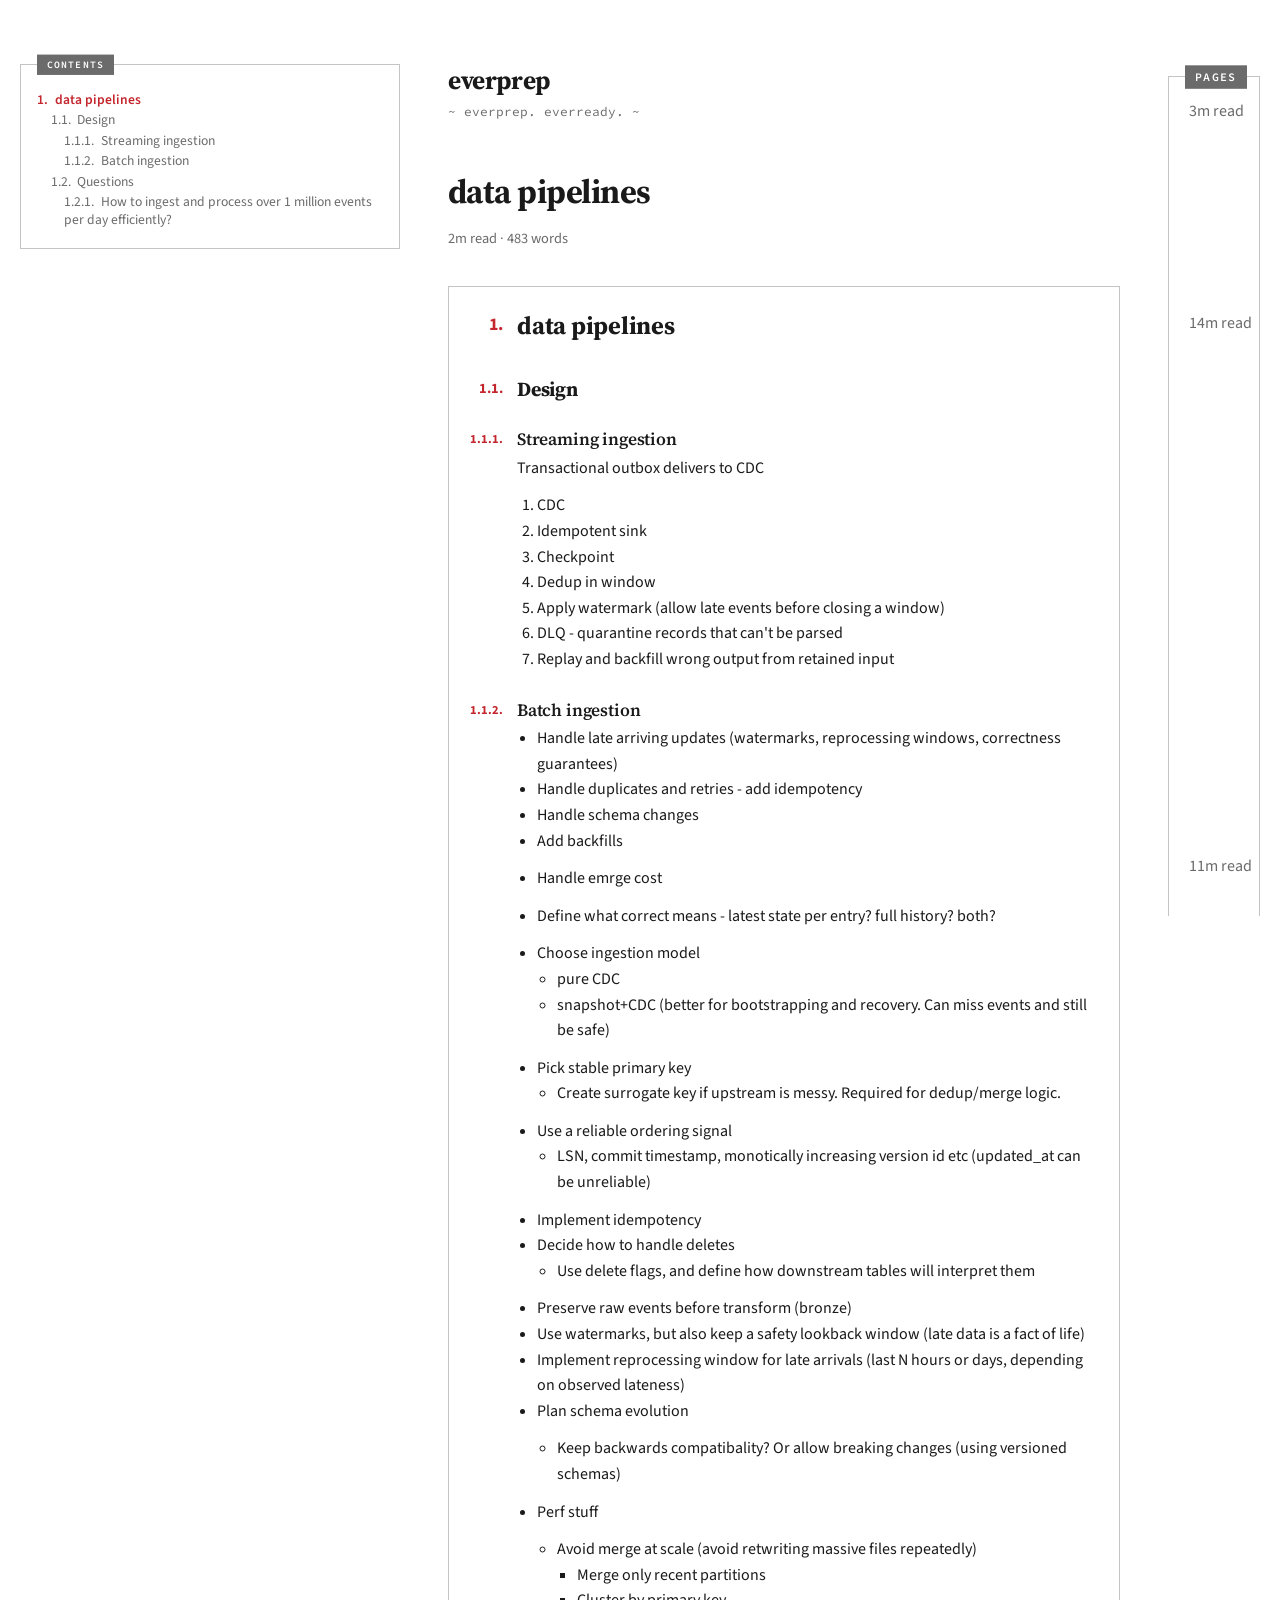
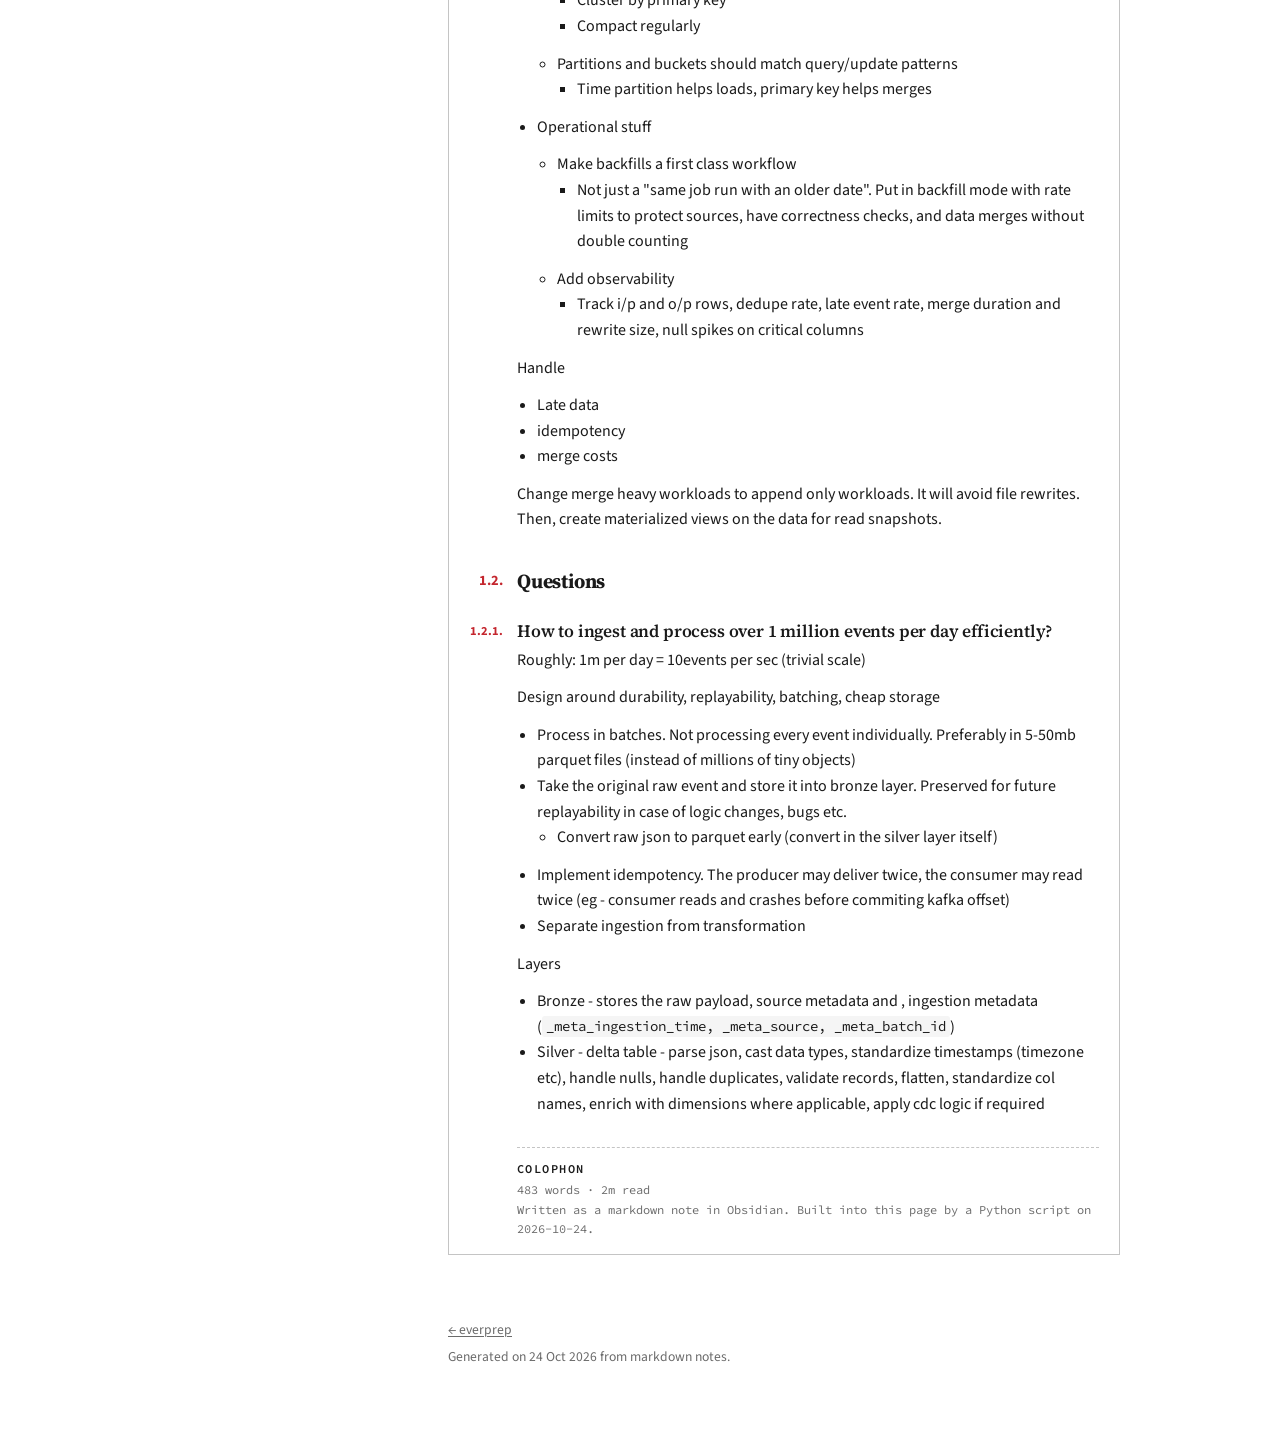
<file: website/data-pipelines.html>
<!DOCTYPE html>
<html lang="en">
<head>
    <meta charset="UTF-8">
    <meta http-equiv="X-UA-Compatible" content="IE=edge">
    <meta name="viewport" content="width=device-width, initial-scale=1.0">

    <title>data pipelines - everprep</title>
    <link rel="preconnect" href="https://fonts.googleapis.com">
    <link rel="preconnect" href="https://fonts.gstatic.com" crossorigin>
    <link href="https://fonts.googleapis.com/css2?family=Source+Serif+4:opsz,wght@8..60,600;8..60,700&family=Source+Code+Pro:wght@400;600&family=Source+Sans+3:ital,wght@0,400;0,600;0,700;1,400&display=swap" rel="stylesheet">
    <link rel="stylesheet" href="static/minimal.css">
    <link rel="stylesheet" href="static/codehilite.css">
    <link rel="stylesheet" href="static/everprep.css">

    <link rel="apple-touch-icon" sizes="180x180" href="static/favicon/apple-touch-icon.png">
    <link rel="icon" type="image/png" sizes="32x32" href="static/favicon/favicon-32x32.png">
    <link rel="icon" type="image/png" sizes="16x16" href="static/favicon/favicon-16x16.png">
    <link rel="mask-icon" href="static/favicon/safari-pinned-tab.svg" color="#5bbad5">
</head>

<body>

<div class="progress" aria-hidden="true"><span></span></div>

<div class="page article-layout">

    <nav class="site-nav">
        <div class="masthead">
            <a class="site-name" href="index.html">everprep</a>
        </div>
        <p class="tagline">~ everprep. everready. ~</p>
    </nav>

    <header>
        <h1>data pipelines</h1>
        <p class="meta">2m read &middot; 483 words</p>
    </header>

    
    <nav class="toc box" aria-label="Table of contents">
        <h2 class="box-title">Contents</h2>
        <div class="toc-scroll">
            
<ul>
    <li><a href="#data-pipelines">data pipelines</a>
<ul>
    <li><a href="#design">Design</a>
<ul>
    <li><a href="#streaming-ingestion">Streaming ingestion</a></li>
    <li><a href="#batch-ingestion">Batch ingestion</a></li>
</ul></li>
    <li><a href="#questions">Questions</a>
<ul>
    <li><a href="#how-to-ingest-and-process-over-1-million-events-per-day-efficiently">How to ingest and process over 1 million events per day efficiently?</a></li>
</ul></li>
</ul></li>
</ul>
        </div>
    </nav>
    

    <article class="prose box">
<h1 id="data-pipelines">data pipelines</h1>
<h2 id="design">Design</h2>
<h3 id="streaming-ingestion">Streaming ingestion</h3>
<p>Transactional outbox delivers to CDC</p>
<ol>
<li>CDC</li>
<li>Idempotent sink</li>
<li>Checkpoint</li>
<li>Dedup in window</li>
<li>Apply watermark (allow late events before closing a window)</li>
<li>DLQ - quarantine records that can't be parsed</li>
<li>Replay and backfill wrong output from retained input</li>
</ol>
<h3 id="batch-ingestion">Batch ingestion</h3>
<ul>
<li>Handle late arriving updates (watermarks, reprocessing windows, correctness guarantees)</li>
<li>Handle duplicates and retries - add idempotency</li>
<li>Handle schema changes</li>
<li><p>Add backfills</p></li>
<li><p>Handle emrge cost</p></li>
<li><p>Define what correct means - latest state per entry? full history? both?</p></li>
<li>Choose ingestion model 
<ul>
<li>pure CDC</li>
<li>snapshot+CDC (better for bootstrapping and recovery. Can miss events and still be safe)</li>
</ul></li>
<li>Pick stable primary key
<ul>
<li>Create surrogate key if upstream is messy. Required for dedup/merge logic.</li>
</ul></li>
<li>Use a reliable ordering signal
<ul>
<li>LSN, commit timestamp, monotically increasing version id etc (updated_at can be unreliable)</li>
</ul></li>
<li>Implement idempotency</li>
<li>Decide how to handle deletes
<ul>
<li>Use delete flags, and define how downstream tables will interpret them</li>
</ul></li>
<li>Preserve raw events before transform (bronze)</li>
<li>Use watermarks, but also keep a safety lookback window (late data is a fact of life)</li>
<li>Implement reprocessing window for late arrivals (last N hours or days, depending on observed lateness)</li>
<li><p>Plan schema evolution</p>
<ul>
<li>Keep backwards compatibality? Or allow breaking changes (using versioned schemas)</li>
</ul></li>
<li><p>Perf stuff</p>
<ul>
<li>Avoid merge at scale (avoid retwriting massive files repeatedly)
<ul>
<li>Merge only recent partitions</li>
<li>Cluster by primary key</li>
<li>Compact regularly</li>
</ul></li>
<li>Partitions and buckets should match query/update patterns
<ul>
<li>Time partition helps loads, primary key helps merges</li>
</ul></li>
</ul></li>
<li><p>Operational stuff</p>
<ul>
<li>Make backfills a first class workflow
<ul>
<li>Not just a "same job run with an older date". Put in backfill mode with rate limits to protect sources, have correctness checks, and data merges without double counting</li>
</ul></li>
<li>Add observability
<ul>
<li>Track i/p and o/p rows, dedupe rate, late event rate, merge duration and rewrite size, null spikes on critical columns</li>
</ul></li>
</ul></li>
</ul>
<p>Handle</p>
<ul>
<li>Late data</li>
<li>idempotency</li>
<li>merge costs</li>
</ul>
<p>Change merge heavy workloads to append only workloads. It will avoid file rewrites.<br/>
Then, create materialized views on the data for read snapshots.</p>
<h2 id="questions">Questions</h2>
<h3 id="how-to-ingest-and-process-over-1-million-events-per-day-efficiently">How to ingest and process over 1 million events per day efficiently?</h3>
<p>Roughly: 1m per day = 10events per sec (trivial scale)</p>
<p>Design around durability, replayability, batching, cheap storage</p>
<ul>
<li>Process in batches. Not processing every event individually. Preferably in 5-50mb parquet files (instead of millions of tiny objects)</li>
<li>Take the original raw event and store it into bronze layer. Preserved for future replayability in case of logic changes, bugs etc.
<ul>
<li>Convert raw json to parquet early (convert in the silver layer itself)</li>
</ul></li>
<li>Implement idempotency. The producer may deliver twice, the consumer may read twice (eg - consumer reads and crashes before commiting kafka offset)</li>
<li>Separate ingestion from transformation</li>
</ul>
<p>Layers</p>
<ul>
<li>Bronze - stores the raw payload, source metadata and , ingestion metadata (<code>_meta_ingestion_time, _meta_source, _meta_batch_id</code>)</li>
<li>Silver - delta table - parse json, cast data types, standardize timestamps (timezone etc), handle nulls, handle duplicates, validate records, flatten, standardize col names, enrich with dimensions where applicable, apply cdc logic if required</li>
</ul>


        <footer class="colophon">
            <span class="colophon-title">Colophon</span>
            483 words &middot; 2m read<br>
            Written as a markdown note in Obsidian.
            Built into this page by a Python script on 2026-10-24.
        </footer>
    </article>

    <div class="more">
        <section class="box">
        <h2 class="box-title">Pages</h2>
        <ul class="list">
            
            <li>
                <span class="muted">3m read</span>
                <a href="index.html">everprep</a>
            </li>
            
            <li>
                <span class="muted">14m read</span>
                <a href="cloud-aws-services-list.html">cloud - aws services list</a>
            </li>
            
            <li>
                <span class="muted">11m read</span>
                <a href="cloud-databricks-services-and-how-they-work.html">cloud - Databricks Services and How They Work</a>
            </li>
            
            <li>
                <span class="muted">3m read</span>
                <a href="data-engineering.html">data engineering</a>
            </li>
            
            <li>
                <span class="muted">4m read</span>
                <a href="data-modelling.html">data modelling</a>
            </li>
            
            <li class="is-current">
                <span class="muted">2m read</span>
                <a href="data-pipelines.html">data pipelines</a>
            </li>
            
            <li>
                <span class="muted">7m read</span>
                <a href="databricks.html">databricks</a>
            </li>
            
            <li>
                <span class="muted">1m read</span>
                <a href="delta-lake.html">Delta lake</a>
            </li>
            
            <li>
                <span class="muted">13m read</span>
                <a href="delta-lake-performance-optimization-and-maintenance.html">Delta Lake - performance optimization and maintenance</a>
            </li>
            
            <li>
                <span class="muted">1m read</span>
                <a href="interview-rounds.html">interview rounds</a>
            </li>
            
            <li>
                <span class="muted">10m read</span>
                <a href="python-leetcode.html">python - leetcode</a>
            </li>
            
            <li>
                <span class="muted">24m read</span>
                <a href="spark-code.html">spark - code</a>
            </li>
            
            <li>
                <span class="muted">14m read</span>
                <a href="spark-theory.html">spark - theory</a>
            </li>
            
            <li>
                <span class="muted">1m read</span>
                <a href="spark-qns.html">spark qns</a>
            </li>
            
            <li>
                <span class="muted">12m read</span>
                <a href="sql.html">sql</a>
            </li>
            
        </ul>
        </section>
    </div>

    <footer class="site-footer">
        <p><a href="index.html">&larr; everprep</a></p>
        <p>Generated on 24 Oct 2026 from markdown notes.</p>
    </footer>

</div>

    <script>
        // Obsidian callouts: "> [!NOTE] Optional title" blockquotes become labelled boxes.
        (function () {
            const marker = /^\s*\[!(\w+)\][+-]?[ \t]*([^\n<]*)(?:\s*<br\s*\/?>|\n)?/;
            document.querySelectorAll(".prose blockquote").forEach(quote => {
                const first = quote.querySelector("p");
                if (!first) return;
                const match = first.innerHTML.match(marker);
                if (!match) return;

                const kind = match[1].toLowerCase();
                first.innerHTML = first.innerHTML.slice(match[0].length).trim();
                if (!first.innerHTML) first.remove();

                const title = document.createElement("p");
                title.className = "callout-title";
                const label = document.createElement("span");
                label.className = "callout-kind";
                label.textContent = kind;
                title.appendChild(label);
                if (match[2].trim()) title.appendChild(document.createTextNode(match[2].trim()));

                quote.classList.add("callout", "callout--" + kind);
                quote.prepend(title);
            });
        })();

        // Reading progress: a thin bar across the top of the page.
        (function () {
            const bar = document.querySelector(".progress span");
            if (!bar) return;
            let queued = false;
            function update() {
                queued = false;
                const max = document.documentElement.scrollHeight - window.innerHeight;
                const ratio = max > 0 ? Math.min(1, Math.max(0, window.scrollY / max)) : 0;
                bar.style.transform = "scaleX(" + ratio + ")";
            }
            function schedule() {
                if (queued) return;
                queued = true;
                requestAnimationFrame(update);
            }
            window.addEventListener("scroll", schedule, { passive: true });
            window.addEventListener("resize", schedule, { passive: true });
            update();
        })();

        (function () {
            const tocScroll = document.querySelector(".toc-scroll");
            const tocLinks = document.querySelectorAll('.toc a[href^="#"]');
            if (!tocLinks.length) return;

            // Pair every TOC link with the heading it points at, in document order.
            const entries = [];
            tocLinks.forEach(link => {
                const id = decodeURIComponent(link.hash.slice(1));
                const heading = id ? document.getElementById(id) : null;
                if (heading) entries.push({ heading, link });
            });
            if (!entries.length) return;

            entries.sort((a, b) =>
                a.heading.compareDocumentPosition(b.heading) &
                    Node.DOCUMENT_POSITION_FOLLOWING ? -1 : 1
            );

            const smooth = !window.matchMedia(
                "(prefers-reduced-motion: reduce)"
            ).matches;

            // Don't yank the TOC around while the reader is scrolling it by hand.
            let handScrolledAt = 0;
            if (tocScroll) {
                ["wheel", "touchstart", "pointerdown"].forEach(evt =>
                    tocScroll.addEventListener(
                        evt,
                        () => { handScrolledAt = Date.now(); },
                        { passive: true }
                    )
                );
            }

            // Scroll the TOC's own container (never the page) so the active
            // link sits in the middle of the list.
            function revealInToc(link) {
                if (!tocScroll) return;
                // Not scrollable: short TOC, or the stacked mobile layout.
                if (tocScroll.scrollHeight <= tocScroll.clientHeight) return;
                if (Date.now() - handScrolledAt < 1500) return;

                const containerTop = tocScroll.getBoundingClientRect().top;
                const linkRect = link.getBoundingClientRect();
                const wanted =
                    tocScroll.scrollTop +
                    (linkRect.top - containerTop) -
                    (tocScroll.clientHeight - linkRect.height) / 2;

                const top = Math.max(
                    0,
                    Math.min(
                        wanted,
                        tocScroll.scrollHeight - tocScroll.clientHeight
                    )
                );

                if (Math.abs(top - tocScroll.scrollTop) < 2) return;
                tocScroll.scrollTo({
                    top: top,
                    behavior: smooth ? "smooth" : "auto"
                });
            }

            let active = null;

            function setActive(entry) {
                if (entry === active) return;
                if (active) active.link.classList.remove("highlight");
                entry.link.classList.add("highlight");
                active = entry;
                revealInToc(entry.link);
            }

            function update() {
                // The heading that most recently crossed the reading line is
                // the one being read.
                const readingLine = window.innerHeight * 0.25;
                let current = entries[0];

                for (const entry of entries) {
                    if (entry.heading.getBoundingClientRect().top > readingLine) break;
                    current = entry;
                }

                // At the page bottom the last heading may never reach the
                // reading line, so claim it explicitly.
                const atBottom =
                    window.innerHeight + window.scrollY >=
                    document.documentElement.scrollHeight - 2;
                if (atBottom) current = entries[entries.length - 1];

                setActive(current);
            }

            let queued = false;
            function schedule() {
                if (queued) return;
                queued = true;
                requestAnimationFrame(() => {
                    queued = false;
                    update();
                });
            }

            window.addEventListener("scroll", schedule, { passive: true });
            window.addEventListener("resize", schedule, { passive: true });
            window.addEventListener("load", schedule);
            update();
        })();
    </script>
</body>
</html>
</file>
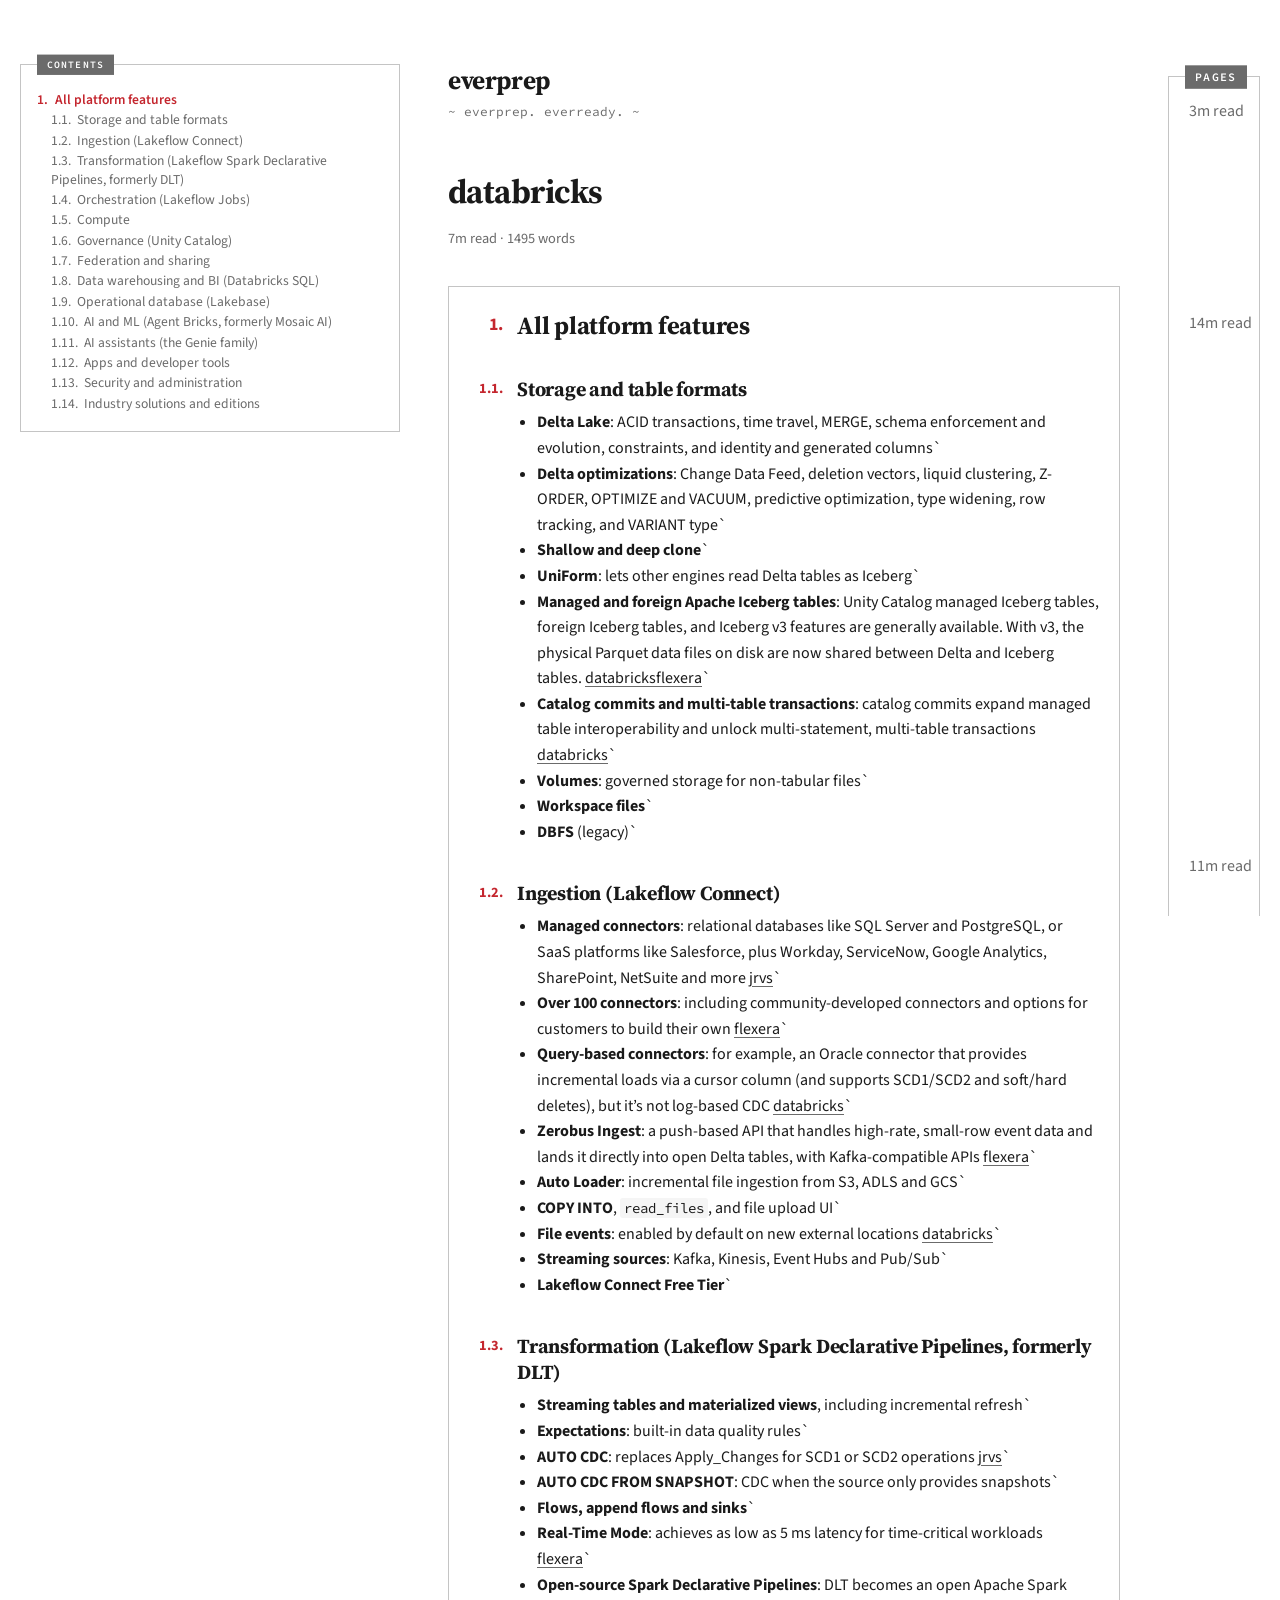
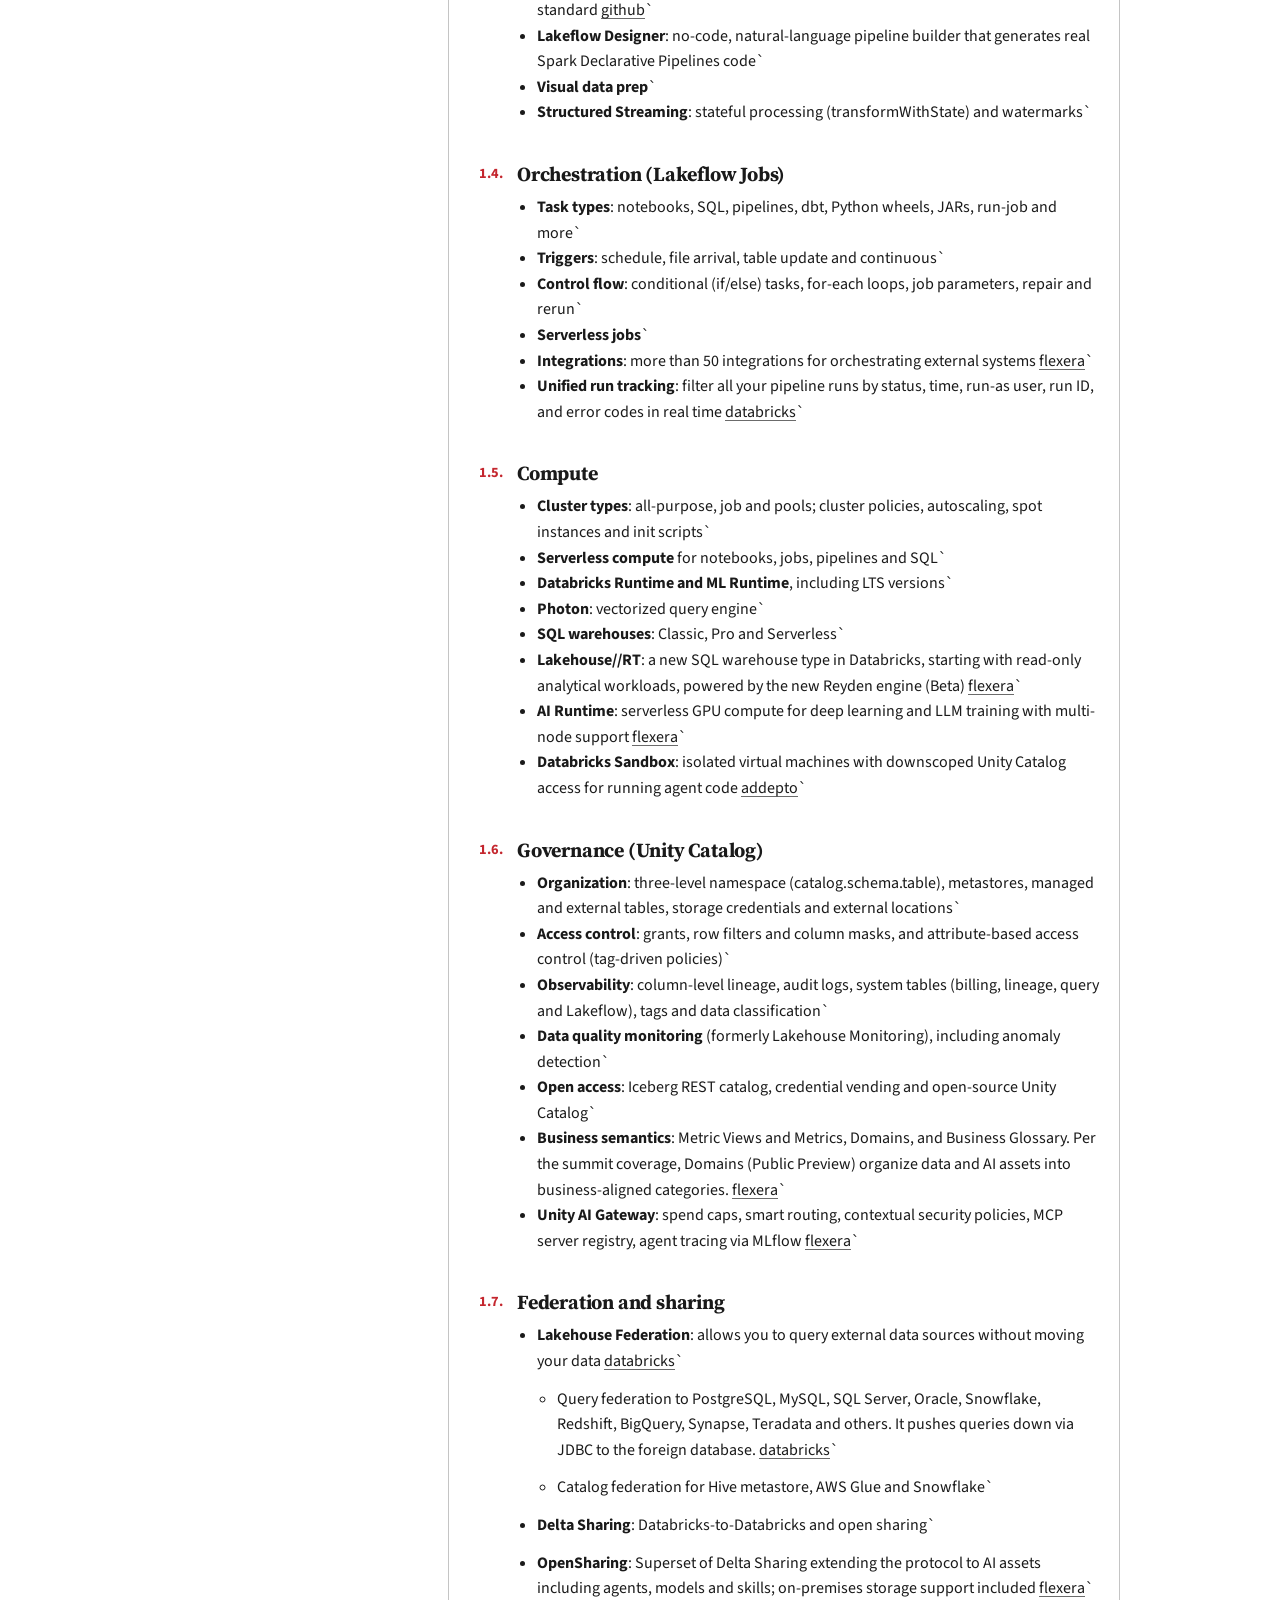
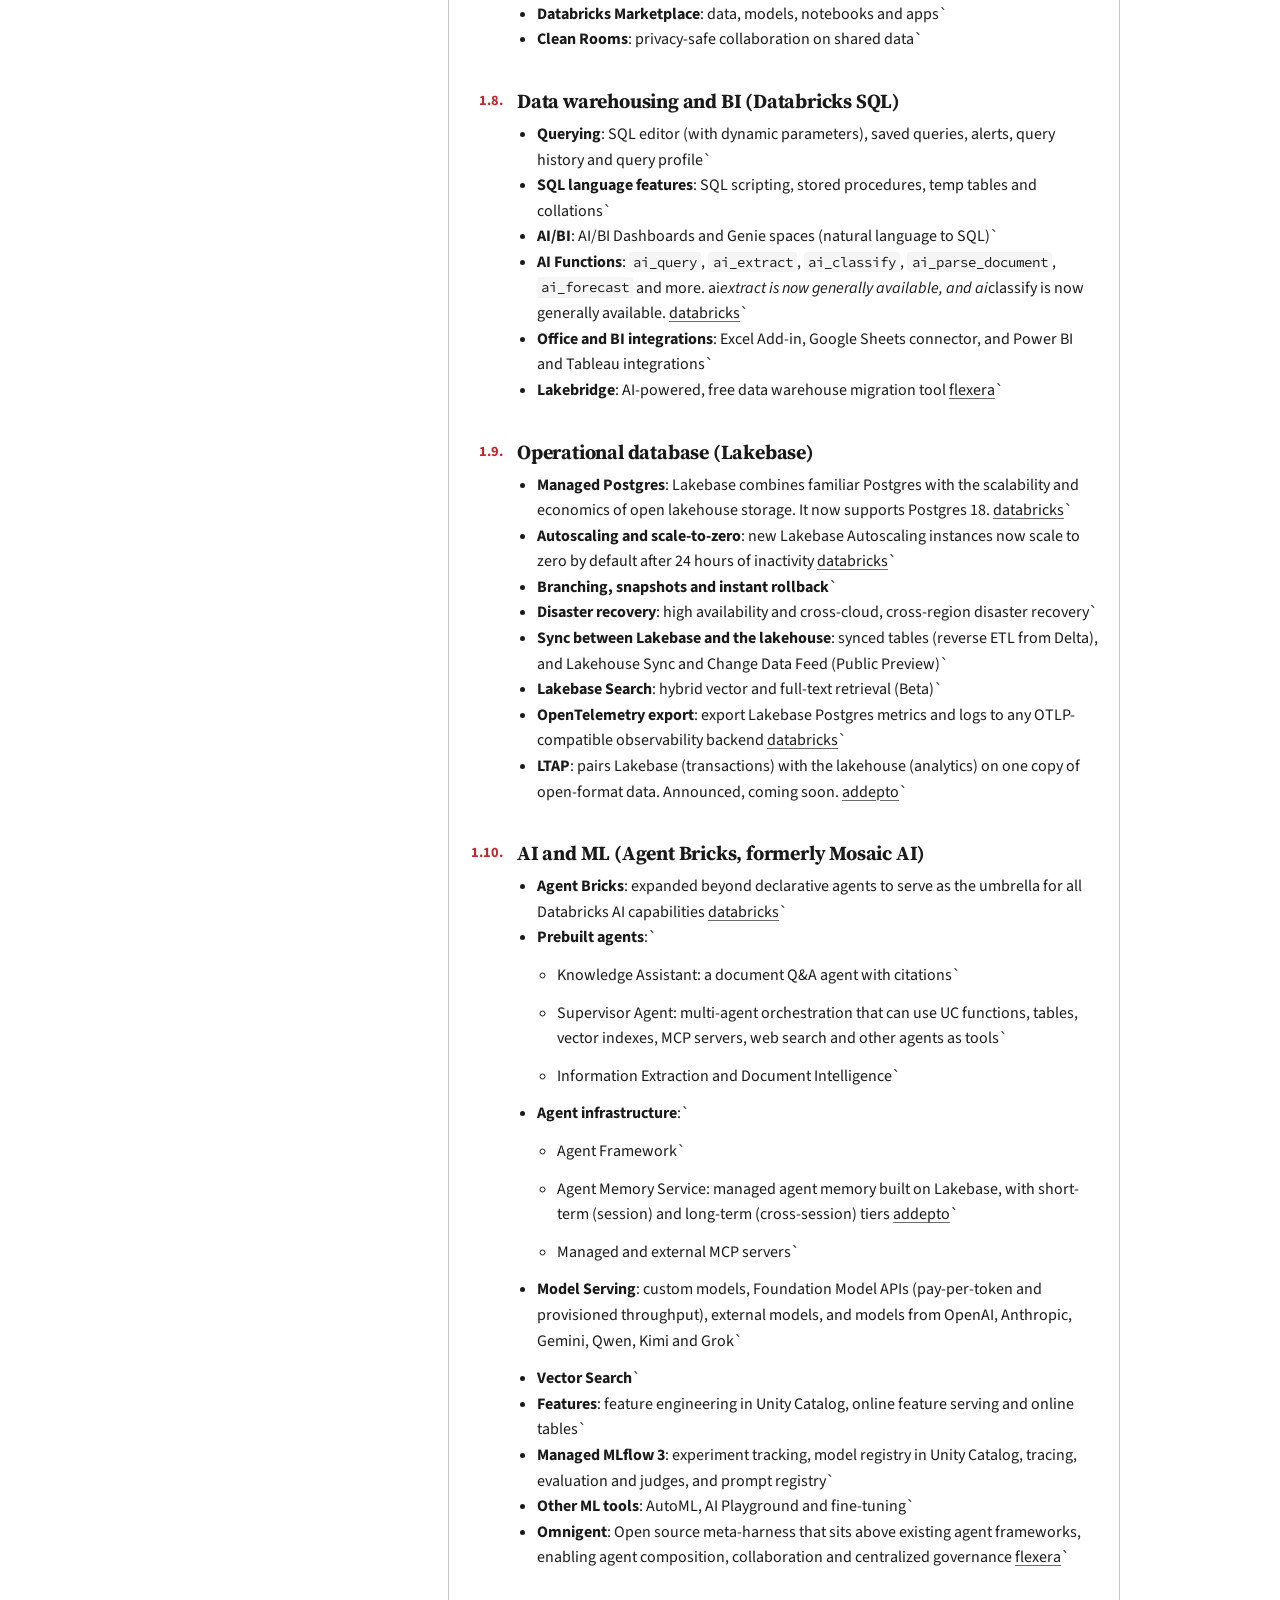
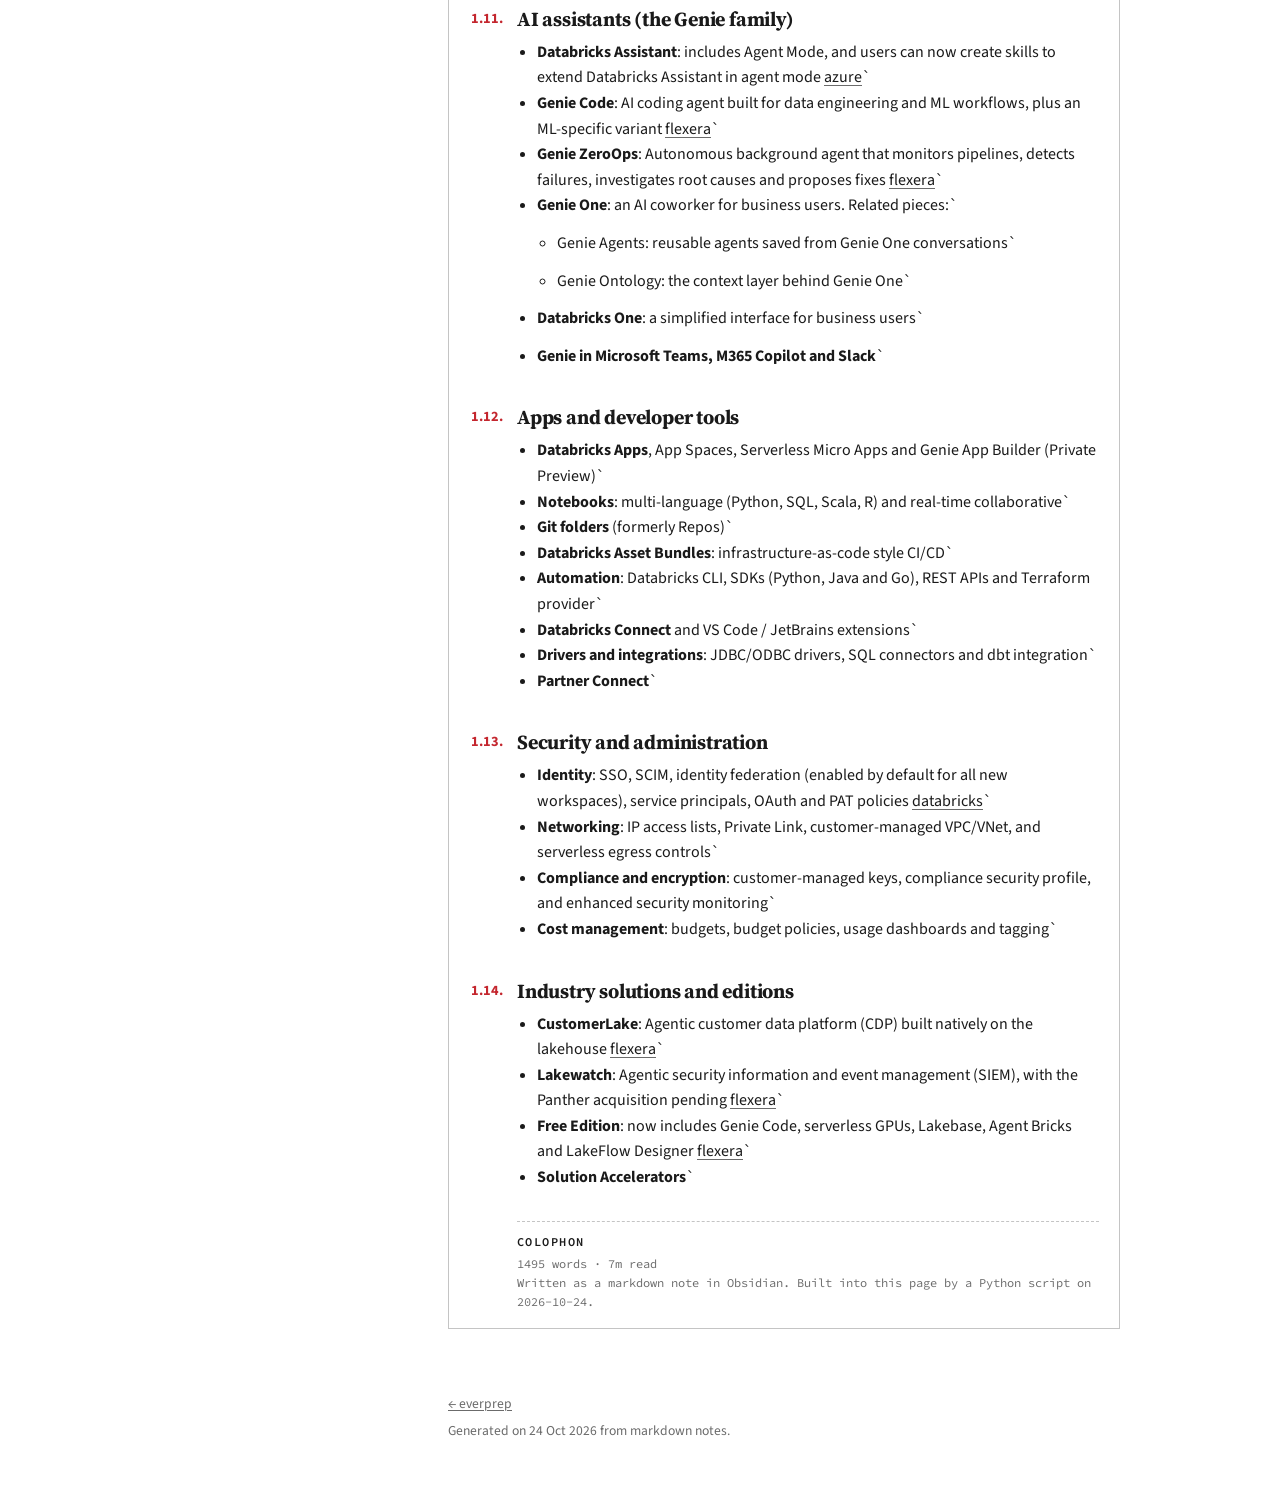
<file: website/databricks.html>
<!DOCTYPE html>
<html lang="en">
<head>
    <meta charset="UTF-8">
    <meta http-equiv="X-UA-Compatible" content="IE=edge">
    <meta name="viewport" content="width=device-width, initial-scale=1.0">

    <title>databricks - everprep</title>
    <link rel="preconnect" href="https://fonts.googleapis.com">
    <link rel="preconnect" href="https://fonts.gstatic.com" crossorigin>
    <link href="https://fonts.googleapis.com/css2?family=Source+Serif+4:opsz,wght@8..60,600;8..60,700&family=Source+Code+Pro:wght@400;600&family=Source+Sans+3:ital,wght@0,400;0,600;0,700;1,400&display=swap" rel="stylesheet">
    <link rel="stylesheet" href="static/minimal.css">
    <link rel="stylesheet" href="static/codehilite.css">
    <link rel="stylesheet" href="static/everprep.css">

    <link rel="apple-touch-icon" sizes="180x180" href="static/favicon/apple-touch-icon.png">
    <link rel="icon" type="image/png" sizes="32x32" href="static/favicon/favicon-32x32.png">
    <link rel="icon" type="image/png" sizes="16x16" href="static/favicon/favicon-16x16.png">
    <link rel="mask-icon" href="static/favicon/safari-pinned-tab.svg" color="#5bbad5">
</head>

<body>

<div class="progress" aria-hidden="true"><span></span></div>

<div class="page article-layout">

    <nav class="site-nav">
        <div class="masthead">
            <a class="site-name" href="index.html">everprep</a>
        </div>
        <p class="tagline">~ everprep. everready. ~</p>
    </nav>

    <header>
        <h1>databricks</h1>
        <p class="meta">7m read &middot; 1495 words</p>
    </header>

    
    <nav class="toc box" aria-label="Table of contents">
        <h2 class="box-title">Contents</h2>
        <div class="toc-scroll">
            
<ul>
    <li><a href="#all-platform-features">All platform features</a>
<ul>
    <li><a href="#storage-and-table-formats">Storage and table formats</a></li>
    <li><a href="#ingestion-lakeflow-connect">Ingestion (Lakeflow Connect)</a></li>
    <li><a href="#transformation-lakeflow-spark-declarative-pipelines-formerly-dlt">Transformation (Lakeflow Spark Declarative Pipelines, formerly DLT)</a></li>
    <li><a href="#orchestration-lakeflow-jobs">Orchestration (Lakeflow Jobs)</a></li>
    <li><a href="#compute">Compute</a></li>
    <li><a href="#governance-unity-catalog">Governance (Unity Catalog)</a></li>
    <li><a href="#federation-and-sharing">Federation and sharing</a></li>
    <li><a href="#data-warehousing-and-bi-databricks-sql">Data warehousing and BI (Databricks SQL)</a></li>
    <li><a href="#operational-database-lakebase">Operational database (Lakebase)</a></li>
    <li><a href="#ai-and-ml-agent-bricks-formerly-mosaic-ai">AI and ML (Agent Bricks, formerly Mosaic AI)</a></li>
    <li><a href="#ai-assistants-the-genie-family">AI assistants (the Genie family)</a></li>
    <li><a href="#apps-and-developer-tools">Apps and developer tools</a></li>
    <li><a href="#security-and-administration">Security and administration</a></li>
    <li><a href="#industry-solutions-and-editions">Industry solutions and editions</a></li>
</ul></li>
</ul>
        </div>
    </nav>
    

    <article class="prose box">
<h1 id="all-platform-features">All platform features</h1>
<h2 id="storage-and-table-formats">Storage and table formats</h2>
<ul>
<li><strong>Delta Lake</strong>: ACID transactions, time travel, MERGE, schema enforcement and evolution, constraints, and identity and generated columns`</li>
<li><strong>Delta optimizations</strong>: Change Data Feed, deletion vectors, liquid clustering, Z-ORDER, OPTIMIZE and VACUUM, predictive optimization, type widening, row tracking, and VARIANT type`</li>
<li><strong>Shallow and deep clone</strong>`</li>
<li><strong>UniForm</strong>: lets other engines read Delta tables as Iceberg`</li>
<li><strong>Managed and foreign Apache Iceberg tables</strong>: Unity Catalog managed Iceberg tables, foreign Iceberg tables, and Iceberg v3 features are generally available. With v3, the physical Parquet data files on disk are now shared between Delta and Iceberg tables. <a href="https://docs.databricks.com/aws/en/release-notes/product/">databricks</a><a href="https://www.flexera.com/blog/perspectives/databricks-data-ai-summit-2026/">flexera</a>`</li>
<li><strong>Catalog commits and multi-table transactions</strong>: catalog commits expand managed table interoperability and unlock multi-statement, multi-table transactions <a href="https://docs.databricks.com/aws/ja/release-notes/product/2026/may">databricks</a>`</li>
<li><strong>Volumes</strong>: governed storage for non-tabular files`</li>
<li><strong>Workspace files</strong>`</li>
<li><strong>DBFS</strong> (legacy)`</li>
</ul>
<h2 id="ingestion-lakeflow-connect">Ingestion (Lakeflow Connect)</h2>
<ul>
<li><strong>Managed connectors</strong>: relational databases like SQL Server and PostgreSQL, or SaaS platforms like Salesforce, plus Workday, ServiceNow, Google Analytics, SharePoint, NetSuite and more <a href="https://www.jrvs.ca/blog/databricks-h1-2025-key-feature-announcements-and-where-they-stand-today">jrvs</a>`</li>
<li><strong>Over 100 connectors</strong>: including community-developed connectors and options for customers to build their own <a href="https://www.flexera.com/blog/perspectives/databricks-data-ai-summit-2026/">flexera</a>`</li>
<li><strong>Query-based connectors</strong>: for example, an Oracle connector that provides incremental loads via a cursor column (and supports SCD1/SCD2 and soft/hard deletes), but it’s not log-based CDC <a href="https://community.databricks.com/t5/administration-architecture/integration-patterns-with-oracle-database/m-p/155179/highlight/true">databricks</a>`</li>
<li><strong>Zerobus Ingest</strong>: a push-based API that handles high-rate, small-row event data and lands it directly into open Delta tables, with Kafka-compatible APIs <a href="https://www.flexera.com/blog/perspectives/databricks-data-ai-summit-2026/">flexera</a>`</li>
<li><strong>Auto Loader</strong>: incremental file ingestion from S3, ADLS and GCS`</li>
<li><strong>COPY INTO</strong>, <code>read_files</code>, and file upload UI`</li>
<li><strong>File events</strong>: enabled by default on new external locations <a href="https://docs.databricks.com/aws/ja/release-notes/product">databricks</a>`</li>
<li><strong>Streaming sources</strong>: Kafka, Kinesis, Event Hubs and Pub/Sub`</li>
<li><strong>Lakeflow Connect Free Tier</strong>`</li>
</ul>
<h2 id="transformation-lakeflow-spark-declarative-pipelines-formerly-dlt">Transformation (Lakeflow Spark Declarative Pipelines, formerly DLT)</h2>
<ul>
<li><strong>Streaming tables and materialized views</strong>, including incremental refresh`</li>
<li><strong>Expectations</strong>: built-in data quality rules`</li>
<li><strong>AUTO CDC</strong>: replaces Apply_Changes for SCD1 or SCD2 operations <a href="https://www.jrvs.ca/blog/databricks-h1-2025-key-feature-announcements-and-where-they-stand-today">jrvs</a>`</li>
<li><strong>AUTO CDC FROM SNAPSHOT</strong>: CDC when the source only provides snapshots`</li>
<li><strong>Flows, append flows and sinks</strong>`</li>
<li><strong>Real-Time Mode</strong>: achieves as low as 5 ms latency for time-critical workloads <a href="https://www.flexera.com/blog/perspectives/databricks-data-ai-summit-2026/">flexera</a>`</li>
<li><strong>Open-source Spark Declarative Pipelines</strong>: DLT becomes an open Apache Spark standard <a href="https://github.com/amit10may/databricks-ai-summit-2026">github</a>`</li>
<li><strong>Lakeflow Designer</strong>: no-code, natural-language pipeline builder that generates real Spark Declarative Pipelines code`</li>
<li><strong>Visual data prep</strong>`</li>
<li><strong>Structured Streaming</strong>: stateful processing (transformWithState) and watermarks`</li>
</ul>
<h2 id="orchestration-lakeflow-jobs">Orchestration (Lakeflow Jobs)</h2>
<ul>
<li><strong>Task types</strong>: notebooks, SQL, pipelines, dbt, Python wheels, JARs, run-job and more`</li>
<li><strong>Triggers</strong>: schedule, file arrival, table update and continuous`</li>
<li><strong>Control flow</strong>: conditional (if/else) tasks, for-each loops, job parameters, repair and rerun`</li>
<li><strong>Serverless jobs</strong>`</li>
<li><strong>Integrations</strong>: more than 50 integrations for orchestrating external systems <a href="https://www.flexera.com/blog/perspectives/databricks-data-ai-summit-2026/">flexera</a>`</li>
<li><strong>Unified run tracking</strong>: filter all your pipeline runs by status, time, run-as user, run ID, and error codes in real time <a href="https://docs.databricks.com/aws/en/release-notes/product/2026/may">databricks</a>`</li>
</ul>
<h2 id="compute">Compute</h2>
<ul>
<li><strong>Cluster types</strong>: all-purpose, job and pools; cluster policies, autoscaling, spot instances and init scripts`</li>
<li><strong>Serverless compute</strong> for notebooks, jobs, pipelines and SQL`</li>
<li><strong>Databricks Runtime and ML Runtime</strong>, including LTS versions`</li>
<li><strong>Photon</strong>: vectorized query engine`</li>
<li><strong>SQL warehouses</strong>: Classic, Pro and Serverless`</li>
<li><strong>Lakehouse//RT</strong>: a new SQL warehouse type in Databricks, starting with read-only analytical workloads, powered by the new Reyden engine (Beta) <a href="https://www.flexera.com/blog/perspectives/databricks-data-ai-summit-2026/">flexera</a>`</li>
<li><strong>AI Runtime</strong>: serverless GPU compute for deep learning and LLM training with multi-node support <a href="https://www.flexera.com/blog/perspectives/databricks-data-ai-summit-2026/">flexera</a>`</li>
<li><strong>Databricks Sandbox</strong>: isolated virtual machines with downscoped Unity Catalog access for running agent code <a href="https://addepto.com/blog/databricks-data-ai-summit-2026-new-features-explained/">addepto</a>`</li>
</ul>
<h2 id="governance-unity-catalog">Governance (Unity Catalog)</h2>
<ul>
<li><strong>Organization</strong>: three-level namespace (catalog.schema.table), metastores, managed and external tables, storage credentials and external locations`</li>
<li><strong>Access control</strong>: grants, row filters and column masks, and attribute-based access control (tag-driven policies)`</li>
<li><strong>Observability</strong>: column-level lineage, audit logs, system tables (billing, lineage, query and Lakeflow), tags and data classification`</li>
<li><strong>Data quality monitoring</strong> (formerly Lakehouse Monitoring), including anomaly detection`</li>
<li><strong>Open access</strong>: Iceberg REST catalog, credential vending and open-source Unity Catalog`</li>
<li><strong>Business semantics</strong>: Metric Views and Metrics, Domains, and Business Glossary. Per the summit coverage, Domains (Public Preview) organize data and AI assets into business-aligned categories. <a href="https://www.flexera.com/blog/perspectives/databricks-data-ai-summit-2026/">flexera</a>`</li>
<li><strong>Unity AI Gateway</strong>: spend caps, smart routing, contextual security policies, MCP server registry, agent tracing via MLflow <a href="https://www.flexera.com/blog/perspectives/databricks-data-ai-summit-2026/">flexera</a>`</li>
</ul>
<h2 id="federation-and-sharing">Federation and sharing</h2>
<ul>
<li><p><strong>Lakehouse Federation</strong>: allows you to query external data sources without moving your data <a href="https://docs.databricks.com/aws/ingestion/lakeflow-connect">databricks</a>`</p>
<ul>
<li><p>Query federation to PostgreSQL, MySQL, SQL Server, Oracle, Snowflake, Redshift, BigQuery, Synapse, Teradata and others. It pushes queries down via JDBC to the foreign database. <a href="https://community.databricks.com/t5/administration-architecture/integration-patterns-with-oracle-database/m-p/155179/highlight/true">databricks</a>`</p></li>
<li><p>Catalog federation for Hive metastore, AWS Glue and Snowflake`</p></li>
</ul></li>
<li><p><strong>Delta Sharing</strong>: Databricks-to-Databricks and open sharing`</p></li>
<li><strong>OpenSharing</strong>: Superset of Delta Sharing extending the protocol to AI assets including agents, models and skills; on-premises storage support included <a href="https://www.flexera.com/blog/perspectives/databricks-data-ai-summit-2026/">flexera</a>`</li>
<li><strong>Databricks Marketplace</strong>: data, models, notebooks and apps`</li>
<li><strong>Clean Rooms</strong>: privacy-safe collaboration on shared data`</li>
</ul>
<h2 id="data-warehousing-and-bi-databricks-sql">Data warehousing and BI (Databricks SQL)</h2>
<ul>
<li><strong>Querying</strong>: SQL editor (with dynamic parameters), saved queries, alerts, query history and query profile`</li>
<li><strong>SQL language features</strong>: SQL scripting, stored procedures, temp tables and collations`</li>
<li><strong>AI/BI</strong>: AI/BI Dashboards and Genie spaces (natural language to SQL)`</li>
<li><strong>AI Functions</strong>: <code>ai_query</code>, <code>ai_extract</code>, <code>ai_classify</code>, <code>ai_parse_document</code>, <code>ai_forecast</code> and more. ai<em>extract is now generally available, and ai</em>classify is now generally available. <a href="https://docs.databricks.com/aws/en/release-notes/product/">databricks</a>`</li>
<li><strong>Office and BI integrations</strong>: Excel Add-in, Google Sheets connector, and Power BI and Tableau integrations`</li>
<li><strong>Lakebridge</strong>: AI-powered, free data warehouse migration tool <a href="https://www.flexera.com/blog/perspectives/databricks-data-ai-summit-2026/">flexera</a>`</li>
</ul>
<h2 id="operational-database-lakebase">Operational database (Lakebase)</h2>
<ul>
<li><strong>Managed Postgres</strong>: Lakebase combines familiar Postgres with the scalability and economics of open lakehouse storage. It now supports Postgres 18. <a href="https://databricks.com/blog/whats-new-azure-databricks-fabcon-2026-lakebase-lakeflow-and-genie">databricks</a>`</li>
<li><strong>Autoscaling and scale-to-zero</strong>: new Lakebase Autoscaling instances now scale to zero by default after 24 hours of inactivity <a href="https://docs.databricks.com/aws/en/release-notes/product/2026/may">databricks</a>`</li>
<li><strong>Branching, snapshots and instant rollback</strong>`</li>
<li><strong>Disaster recovery</strong>: high availability and cross-cloud, cross-region disaster recovery`</li>
<li><strong>Sync between Lakebase and the lakehouse</strong>: synced tables (reverse ETL from Delta), and Lakehouse Sync and Change Data Feed (Public Preview)`</li>
<li><strong>Lakebase Search</strong>: hybrid vector and full-text retrieval (Beta)`</li>
<li><strong>OpenTelemetry export</strong>: export Lakebase Postgres metrics and logs to any OTLP-compatible observability backend <a href="https://docs.databricks.com/aws/en/release-notes/product/2026/april">databricks</a>`</li>
<li><strong>LTAP</strong>: pairs Lakebase (transactions) with the lakehouse (analytics) on one copy of open-format data. Announced, coming soon. <a href="https://addepto.com/blog/databricks-data-ai-summit-2026-new-features-explained/">addepto</a>`</li>
</ul>
<h2 id="ai-and-ml-agent-bricks-formerly-mosaic-ai">AI and ML (Agent Bricks, formerly Mosaic AI)</h2>
<ul>
<li><strong>Agent Bricks</strong>: expanded beyond declarative agents to serve as the umbrella for all Databricks AI capabilities <a href="https://docs.databricks.com/aws/fr/release-notes/product/2026/march">databricks</a>`</li>
<li><p><strong>Prebuilt agents</strong>:`</p>
<ul>
<li><p>Knowledge Assistant: a document Q&amp;A agent with citations`</p></li>
<li><p>Supervisor Agent: multi-agent orchestration that can use UC functions, tables, vector indexes, MCP servers, web search and other agents as tools`</p></li>
<li><p>Information Extraction and Document Intelligence`</p></li>
</ul></li>
<li><p><strong>Agent infrastructure</strong>:`</p>
<ul>
<li><p>Agent Framework`</p></li>
<li><p>Agent Memory Service: managed agent memory built on Lakebase, with short-term (session) and long-term (cross-session) tiers <a href="https://addepto.com/blog/databricks-data-ai-summit-2026-new-features-explained/">addepto</a>`</p></li>
<li><p>Managed and external MCP servers`</p></li>
</ul></li>
<li><p><strong>Model Serving</strong>: custom models, Foundation Model APIs (pay-per-token and provisioned throughput), external models, and models from OpenAI, Anthropic, Gemini, Qwen, Kimi and Grok`</p></li>
<li><strong>Vector Search</strong>`</li>
<li><strong>Features</strong>: feature engineering in Unity Catalog, online feature serving and online tables`</li>
<li><strong>Managed MLflow 3</strong>: experiment tracking, model registry in Unity Catalog, tracing, evaluation and judges, and prompt registry`</li>
<li><strong>Other ML tools</strong>: AutoML, AI Playground and fine-tuning`</li>
<li><strong>Omnigent</strong>: Open source meta-harness that sits above existing agent frameworks, enabling agent composition, collaboration and centralized governance <a href="https://www.flexera.com/blog/perspectives/databricks-data-ai-summit-2026/">flexera</a>`</li>
</ul>
<h2 id="ai-assistants-the-genie-family">AI assistants (the Genie family)</h2>
<ul>
<li><strong>Databricks Assistant</strong>: includes Agent Mode, and users can now create skills to extend Databricks Assistant in agent mode <a href="https://docs.azure.cn/en-us/databricks/release-notes/product/2026/january">azure</a>`</li>
<li><strong>Genie Code</strong>: AI coding agent built for data engineering and ML workflows, plus an ML-specific variant <a href="https://www.flexera.com/blog/perspectives/databricks-data-ai-summit-2026/">flexera</a>`</li>
<li><strong>Genie ZeroOps</strong>: Autonomous background agent that monitors pipelines, detects failures, investigates root causes and proposes fixes <a href="https://www.flexera.com/blog/perspectives/databricks-data-ai-summit-2026/">flexera</a>`</li>
<li><p><strong>Genie One</strong>: an AI coworker for business users. Related pieces:`</p>
<ul>
<li><p>Genie Agents: reusable agents saved from Genie One conversations`</p></li>
<li><p>Genie Ontology: the context layer behind Genie One`</p></li>
</ul></li>
<li><p><strong>Databricks One</strong>: a simplified interface for business users`</p></li>
<li><strong>Genie in Microsoft Teams, M365 Copilot and Slack</strong>`</li>
</ul>
<h2 id="apps-and-developer-tools">Apps and developer tools</h2>
<ul>
<li><strong>Databricks Apps</strong>, App Spaces, Serverless Micro Apps and Genie App Builder (Private Preview)`</li>
<li><strong>Notebooks</strong>: multi-language (Python, SQL, Scala, R) and real-time collaborative`</li>
<li><strong>Git folders</strong> (formerly Repos)`</li>
<li><strong>Databricks Asset Bundles</strong>: infrastructure-as-code style CI/CD`</li>
<li><strong>Automation</strong>: Databricks CLI, SDKs (Python, Java and Go), REST APIs and Terraform provider`</li>
<li><strong>Databricks Connect</strong> and VS Code / JetBrains extensions`</li>
<li><strong>Drivers and integrations</strong>: JDBC/ODBC drivers, SQL connectors and dbt integration`</li>
<li><strong>Partner Connect</strong>`</li>
</ul>
<h2 id="security-and-administration">Security and administration</h2>
<ul>
<li><strong>Identity</strong>: SSO, SCIM, identity federation (enabled by default for all new workspaces), service principals, OAuth and PAT policies <a href="https://docs.databricks.com/aws/en/release-notes/product/">databricks</a>`</li>
<li><strong>Networking</strong>: IP access lists, Private Link, customer-managed VPC/VNet, and serverless egress controls`</li>
<li><strong>Compliance and encryption</strong>: customer-managed keys, compliance security profile, and enhanced security monitoring`</li>
<li><strong>Cost management</strong>: budgets, budget policies, usage dashboards and tagging`</li>
</ul>
<h2 id="industry-solutions-and-editions">Industry solutions and editions</h2>
<ul>
<li><strong>CustomerLake</strong>: Agentic customer data platform (CDP) built natively on the lakehouse <a href="https://www.flexera.com/blog/perspectives/databricks-data-ai-summit-2026/">flexera</a>`</li>
<li><strong>Lakewatch</strong>: Agentic security information and event management (SIEM), with the Panther acquisition pending <a href="https://www.flexera.com/blog/perspectives/databricks-data-ai-summit-2026/">flexera</a>`</li>
<li><strong>Free Edition</strong>: now includes Genie Code, serverless GPUs, Lakebase, Agent Bricks and LakeFlow Designer <a href="https://www.flexera.com/blog/perspectives/databricks-data-ai-summit-2026/">flexera</a>`</li>
<li><strong>Solution Accelerators</strong>`</li>
</ul>


        <footer class="colophon">
            <span class="colophon-title">Colophon</span>
            1495 words &middot; 7m read<br>
            Written as a markdown note in Obsidian.
            Built into this page by a Python script on 2026-10-24.
        </footer>
    </article>

    <div class="more">
        <section class="box">
        <h2 class="box-title">Pages</h2>
        <ul class="list">
            
            <li>
                <span class="muted">3m read</span>
                <a href="index.html">everprep</a>
            </li>
            
            <li>
                <span class="muted">14m read</span>
                <a href="cloud-aws-services-list.html">cloud - aws services list</a>
            </li>
            
            <li>
                <span class="muted">11m read</span>
                <a href="cloud-databricks-services-and-how-they-work.html">cloud - Databricks Services and How They Work</a>
            </li>
            
            <li>
                <span class="muted">3m read</span>
                <a href="data-engineering.html">data engineering</a>
            </li>
            
            <li>
                <span class="muted">4m read</span>
                <a href="data-modelling.html">data modelling</a>
            </li>
            
            <li>
                <span class="muted">2m read</span>
                <a href="data-pipelines.html">data pipelines</a>
            </li>
            
            <li class="is-current">
                <span class="muted">7m read</span>
                <a href="databricks.html">databricks</a>
            </li>
            
            <li>
                <span class="muted">1m read</span>
                <a href="delta-lake.html">Delta lake</a>
            </li>
            
            <li>
                <span class="muted">13m read</span>
                <a href="delta-lake-performance-optimization-and-maintenance.html">Delta Lake - performance optimization and maintenance</a>
            </li>
            
            <li>
                <span class="muted">1m read</span>
                <a href="interview-rounds.html">interview rounds</a>
            </li>
            
            <li>
                <span class="muted">10m read</span>
                <a href="python-leetcode.html">python - leetcode</a>
            </li>
            
            <li>
                <span class="muted">24m read</span>
                <a href="spark-code.html">spark - code</a>
            </li>
            
            <li>
                <span class="muted">14m read</span>
                <a href="spark-theory.html">spark - theory</a>
            </li>
            
            <li>
                <span class="muted">1m read</span>
                <a href="spark-qns.html">spark qns</a>
            </li>
            
            <li>
                <span class="muted">12m read</span>
                <a href="sql.html">sql</a>
            </li>
            
        </ul>
        </section>
    </div>

    <footer class="site-footer">
        <p><a href="index.html">&larr; everprep</a></p>
        <p>Generated on 24 Oct 2026 from markdown notes.</p>
    </footer>

</div>

    <script>
        // Obsidian callouts: "> [!NOTE] Optional title" blockquotes become labelled boxes.
        (function () {
            const marker = /^\s*\[!(\w+)\][+-]?[ \t]*([^\n<]*)(?:\s*<br\s*\/?>|\n)?/;
            document.querySelectorAll(".prose blockquote").forEach(quote => {
                const first = quote.querySelector("p");
                if (!first) return;
                const match = first.innerHTML.match(marker);
                if (!match) return;

                const kind = match[1].toLowerCase();
                first.innerHTML = first.innerHTML.slice(match[0].length).trim();
                if (!first.innerHTML) first.remove();

                const title = document.createElement("p");
                title.className = "callout-title";
                const label = document.createElement("span");
                label.className = "callout-kind";
                label.textContent = kind;
                title.appendChild(label);
                if (match[2].trim()) title.appendChild(document.createTextNode(match[2].trim()));

                quote.classList.add("callout", "callout--" + kind);
                quote.prepend(title);
            });
        })();

        // Reading progress: a thin bar across the top of the page.
        (function () {
            const bar = document.querySelector(".progress span");
            if (!bar) return;
            let queued = false;
            function update() {
                queued = false;
                const max = document.documentElement.scrollHeight - window.innerHeight;
                const ratio = max > 0 ? Math.min(1, Math.max(0, window.scrollY / max)) : 0;
                bar.style.transform = "scaleX(" + ratio + ")";
            }
            function schedule() {
                if (queued) return;
                queued = true;
                requestAnimationFrame(update);
            }
            window.addEventListener("scroll", schedule, { passive: true });
            window.addEventListener("resize", schedule, { passive: true });
            update();
        })();

        (function () {
            const tocScroll = document.querySelector(".toc-scroll");
            const tocLinks = document.querySelectorAll('.toc a[href^="#"]');
            if (!tocLinks.length) return;

            // Pair every TOC link with the heading it points at, in document order.
            const entries = [];
            tocLinks.forEach(link => {
                const id = decodeURIComponent(link.hash.slice(1));
                const heading = id ? document.getElementById(id) : null;
                if (heading) entries.push({ heading, link });
            });
            if (!entries.length) return;

            entries.sort((a, b) =>
                a.heading.compareDocumentPosition(b.heading) &
                    Node.DOCUMENT_POSITION_FOLLOWING ? -1 : 1
            );

            const smooth = !window.matchMedia(
                "(prefers-reduced-motion: reduce)"
            ).matches;

            // Don't yank the TOC around while the reader is scrolling it by hand.
            let handScrolledAt = 0;
            if (tocScroll) {
                ["wheel", "touchstart", "pointerdown"].forEach(evt =>
                    tocScroll.addEventListener(
                        evt,
                        () => { handScrolledAt = Date.now(); },
                        { passive: true }
                    )
                );
            }

            // Scroll the TOC's own container (never the page) so the active
            // link sits in the middle of the list.
            function revealInToc(link) {
                if (!tocScroll) return;
                // Not scrollable: short TOC, or the stacked mobile layout.
                if (tocScroll.scrollHeight <= tocScroll.clientHeight) return;
                if (Date.now() - handScrolledAt < 1500) return;

                const containerTop = tocScroll.getBoundingClientRect().top;
                const linkRect = link.getBoundingClientRect();
                const wanted =
                    tocScroll.scrollTop +
                    (linkRect.top - containerTop) -
                    (tocScroll.clientHeight - linkRect.height) / 2;

                const top = Math.max(
                    0,
                    Math.min(
                        wanted,
                        tocScroll.scrollHeight - tocScroll.clientHeight
                    )
                );

                if (Math.abs(top - tocScroll.scrollTop) < 2) return;
                tocScroll.scrollTo({
                    top: top,
                    behavior: smooth ? "smooth" : "auto"
                });
            }

            let active = null;

            function setActive(entry) {
                if (entry === active) return;
                if (active) active.link.classList.remove("highlight");
                entry.link.classList.add("highlight");
                active = entry;
                revealInToc(entry.link);
            }

            function update() {
                // The heading that most recently crossed the reading line is
                // the one being read.
                const readingLine = window.innerHeight * 0.25;
                let current = entries[0];

                for (const entry of entries) {
                    if (entry.heading.getBoundingClientRect().top > readingLine) break;
                    current = entry;
                }

                // At the page bottom the last heading may never reach the
                // reading line, so claim it explicitly.
                const atBottom =
                    window.innerHeight + window.scrollY >=
                    document.documentElement.scrollHeight - 2;
                if (atBottom) current = entries[entries.length - 1];

                setActive(current);
            }

            let queued = false;
            function schedule() {
                if (queued) return;
                queued = true;
                requestAnimationFrame(() => {
                    queued = false;
                    update();
                });
            }

            window.addEventListener("scroll", schedule, { passive: true });
            window.addEventListener("resize", schedule, { passive: true });
            window.addEventListener("load", schedule);
            update();
        })();
    </script>
</body>
</html>
</file>
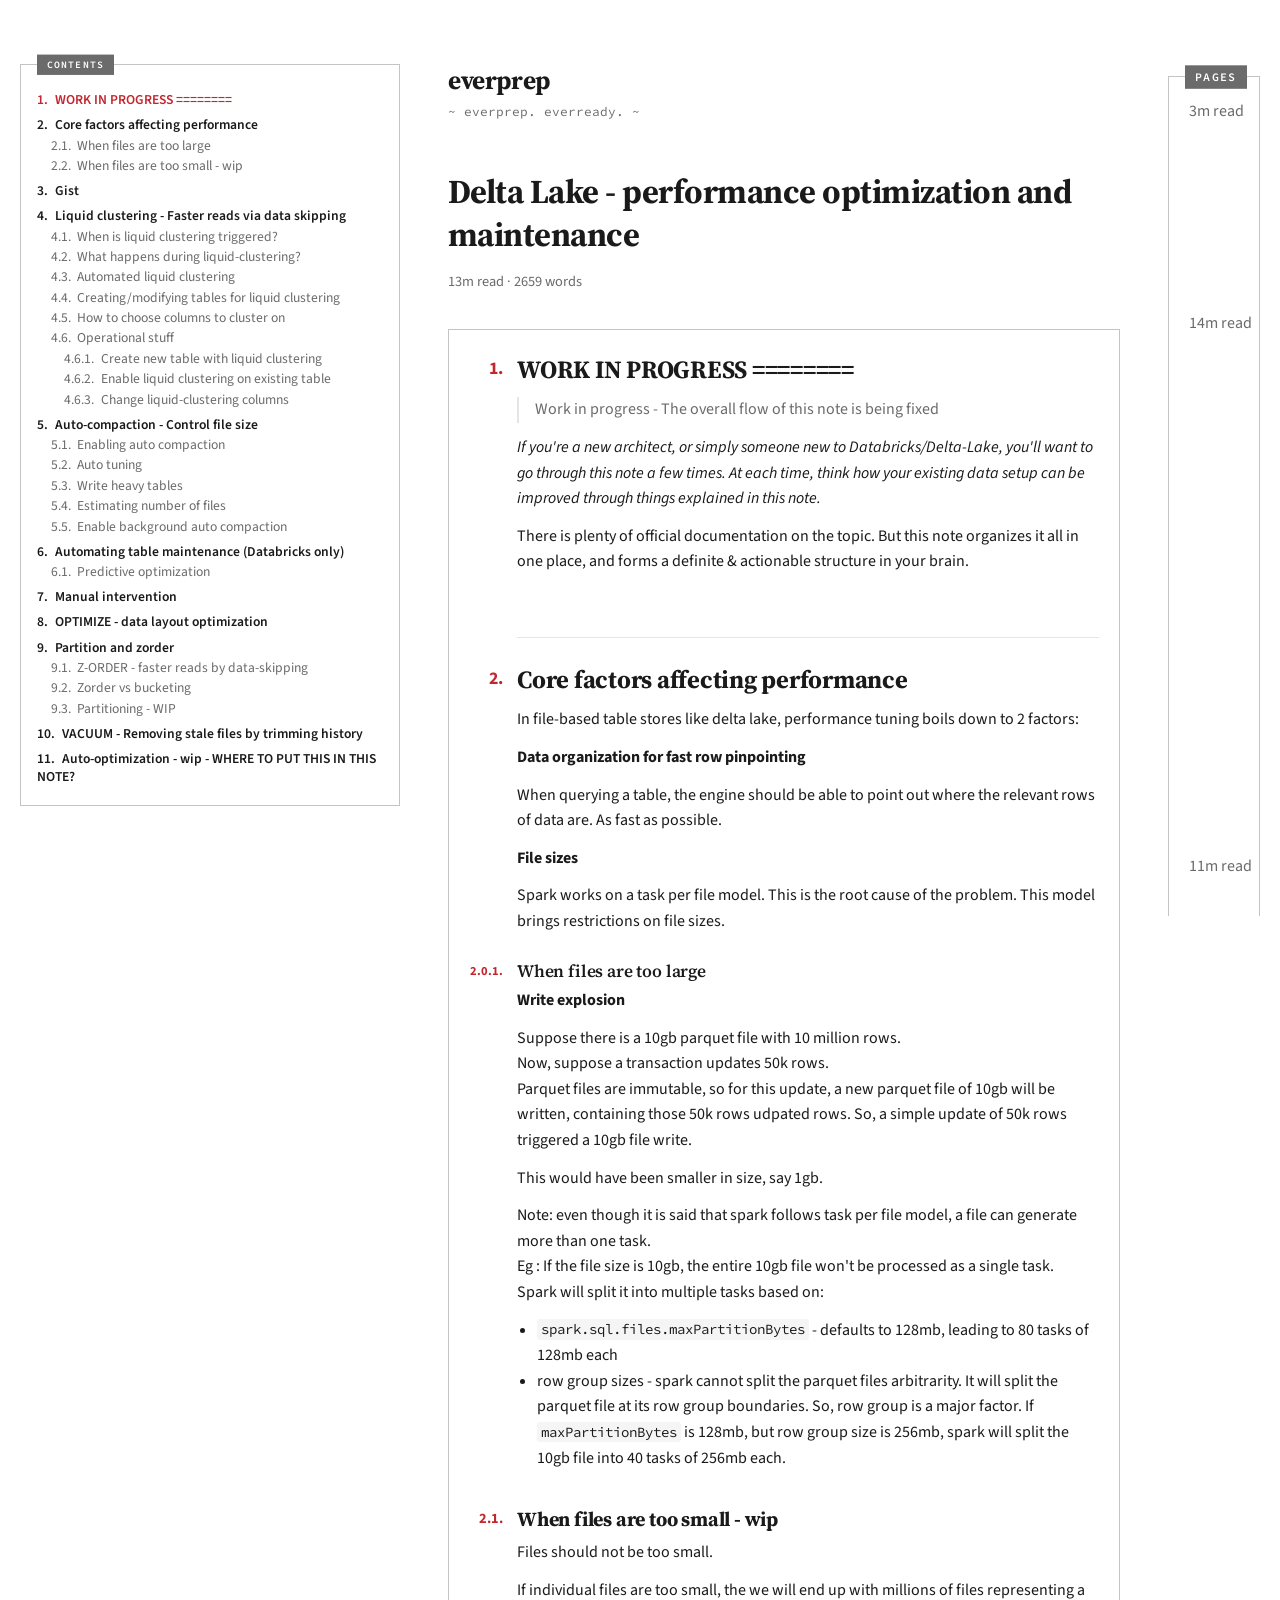
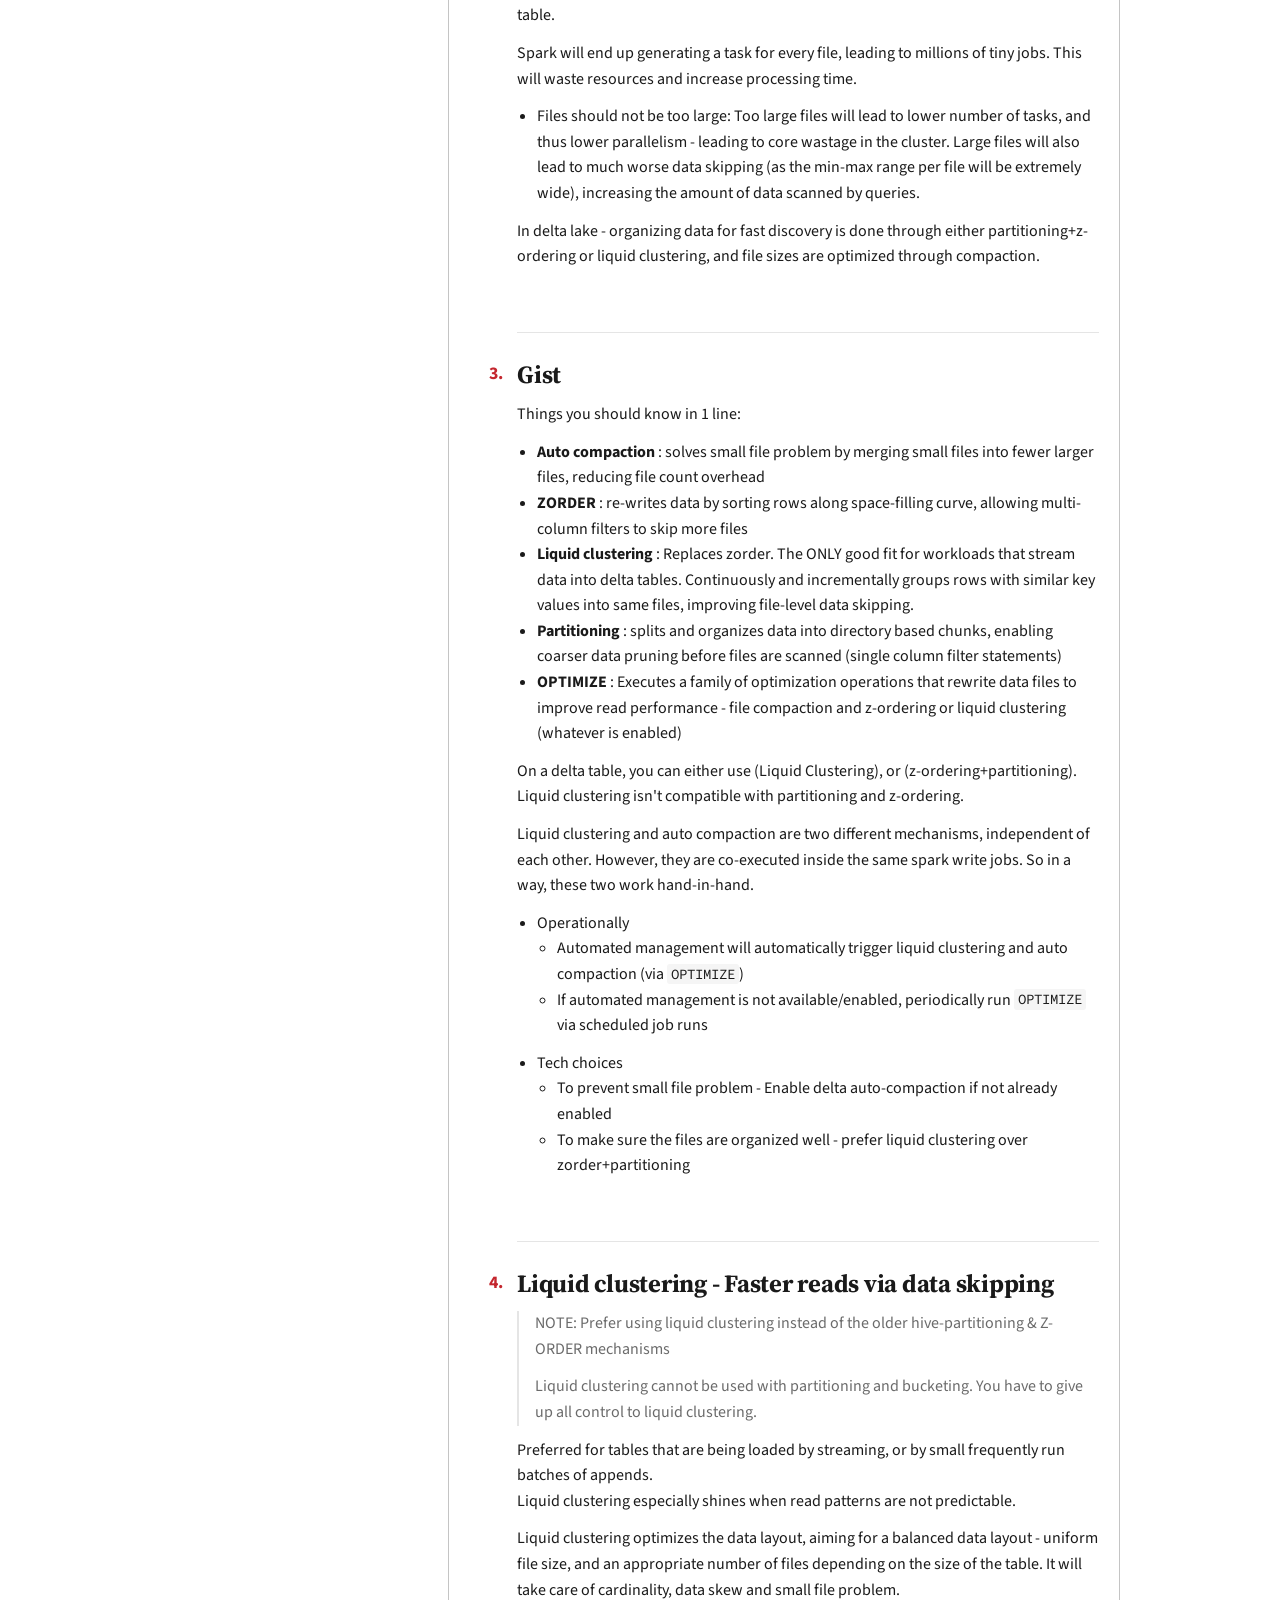
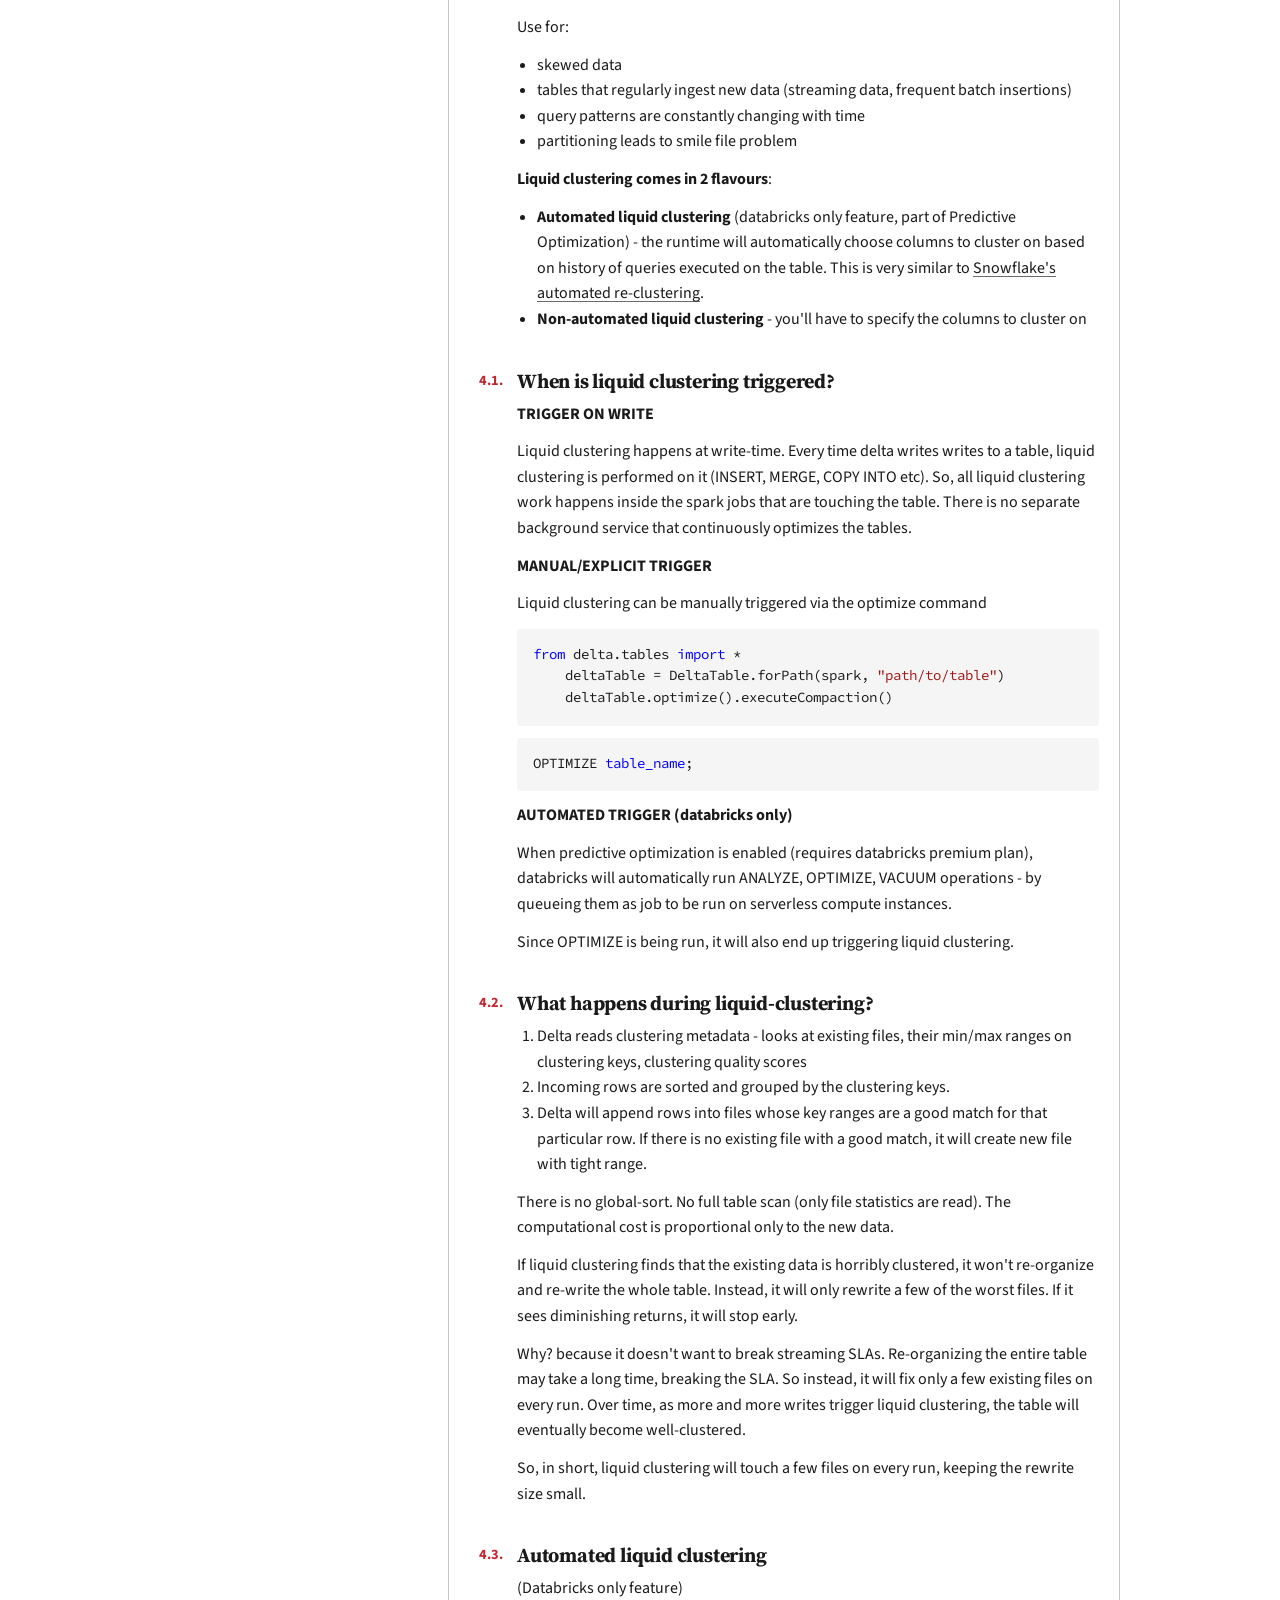
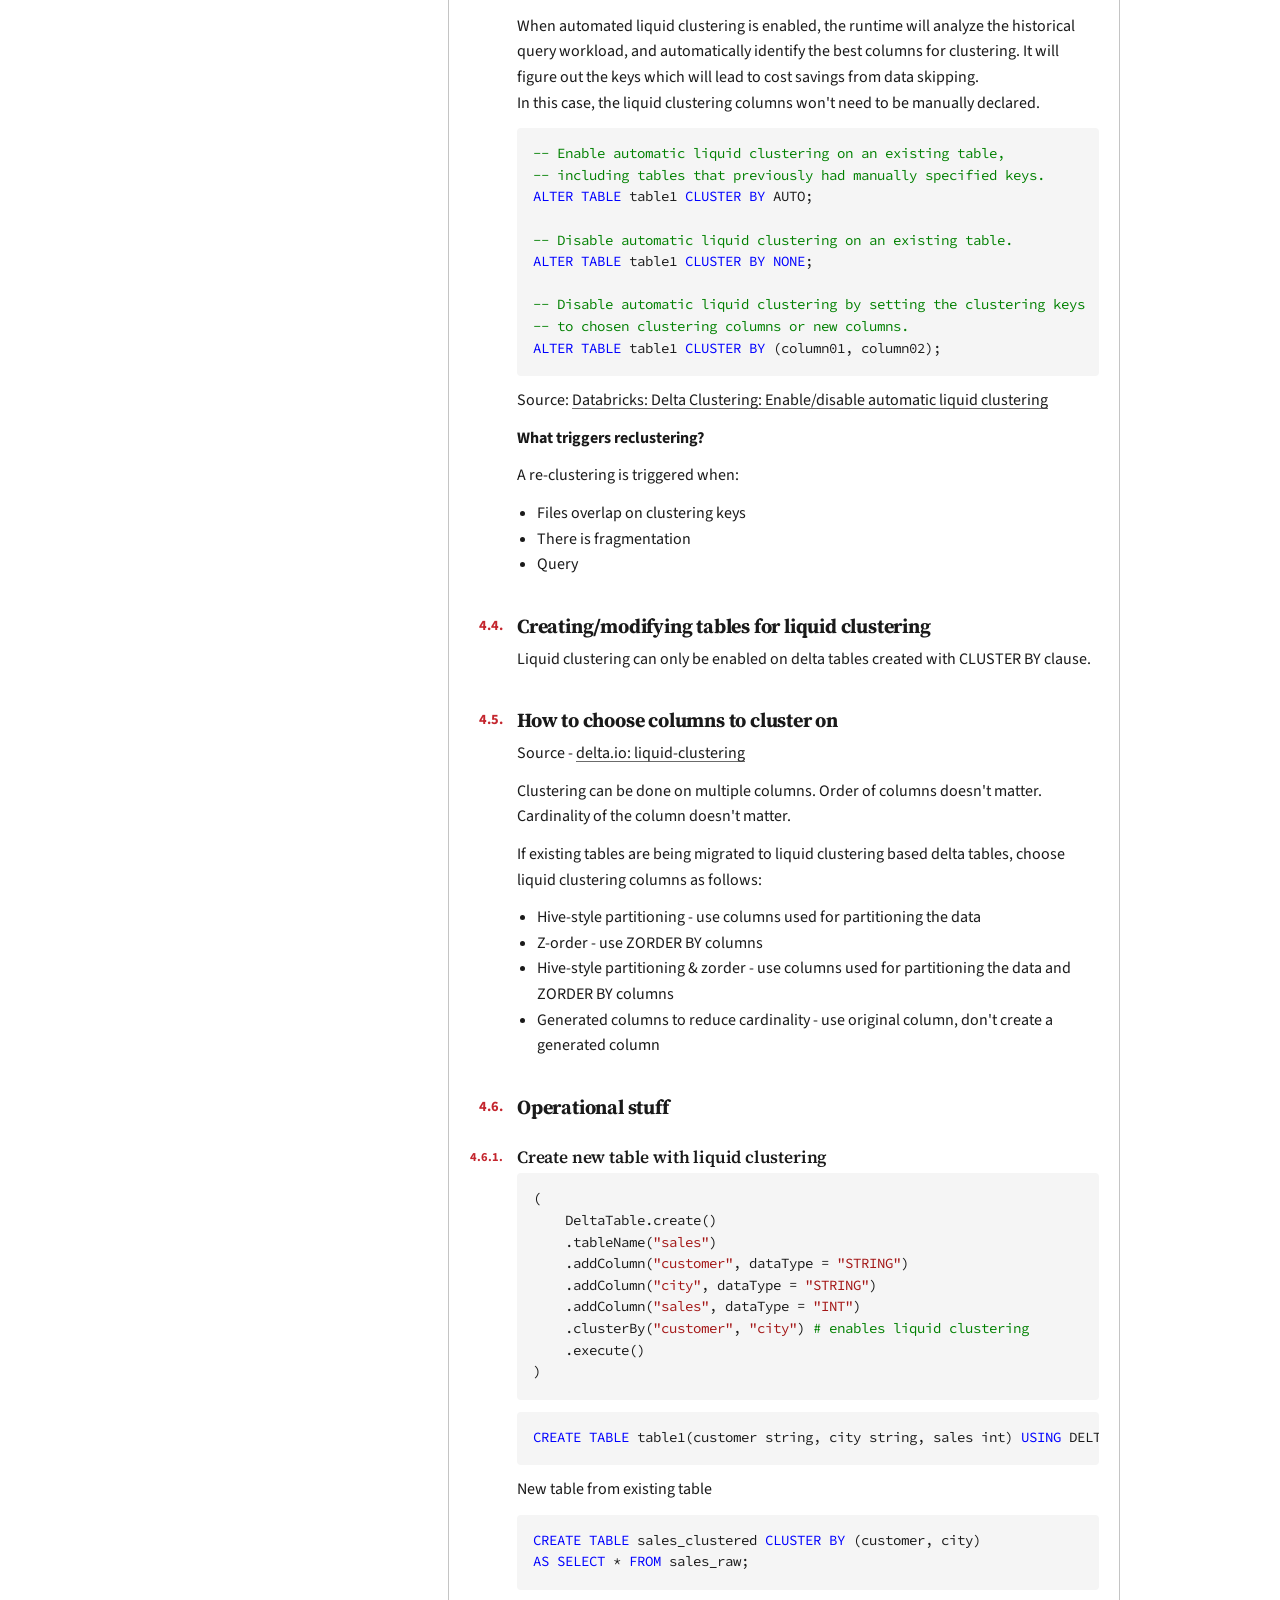
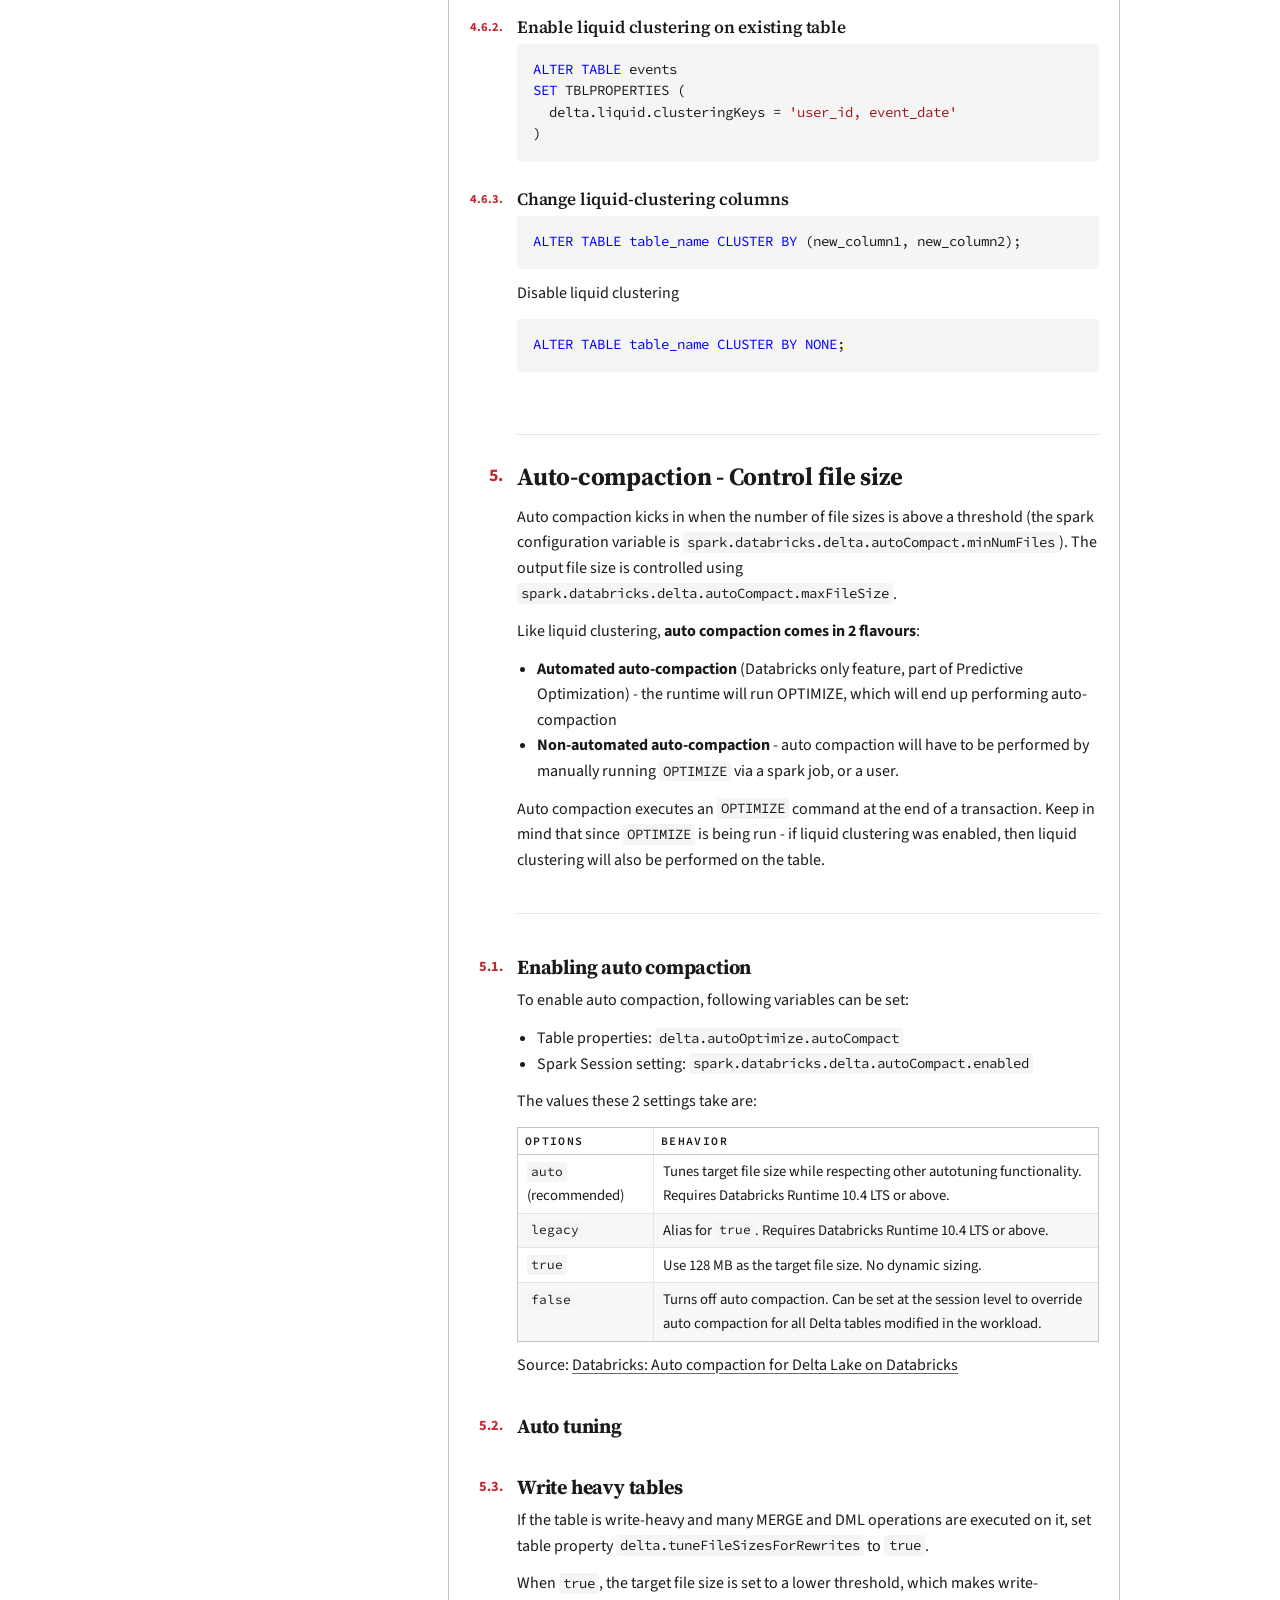
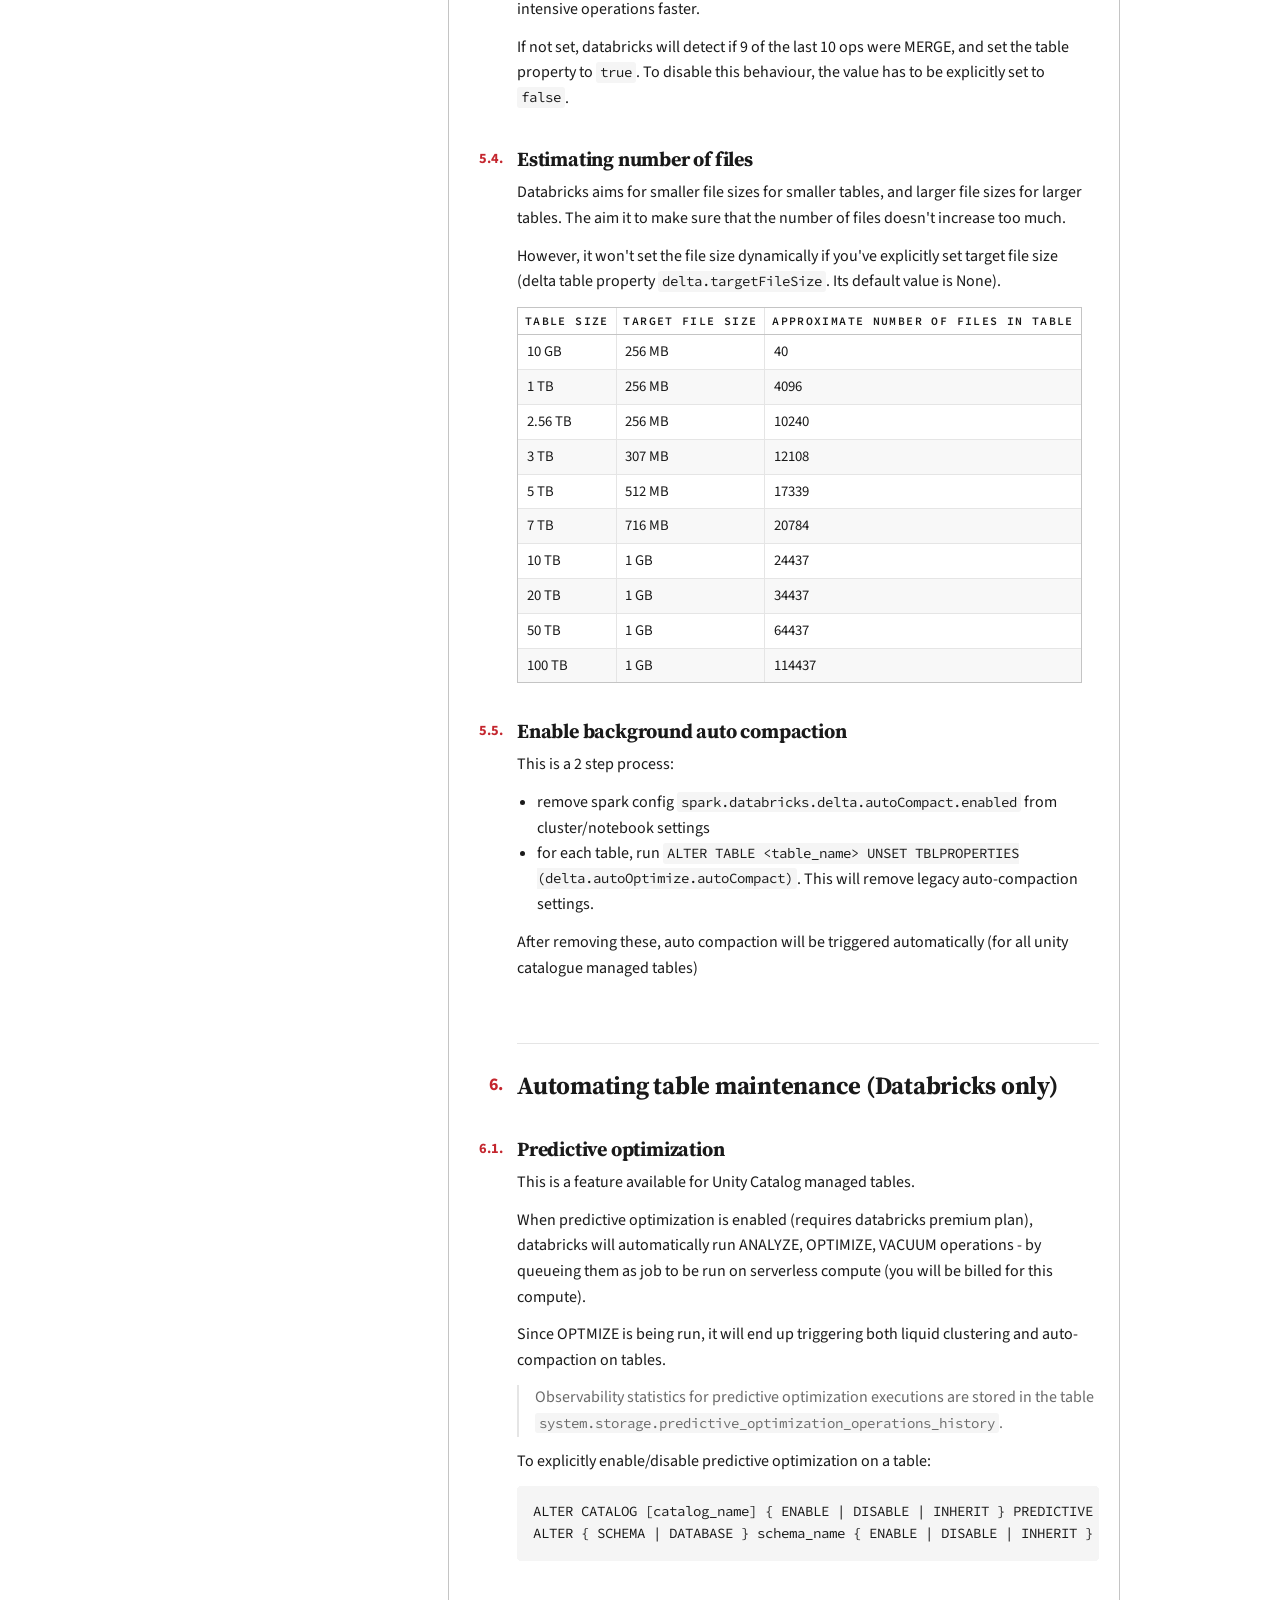
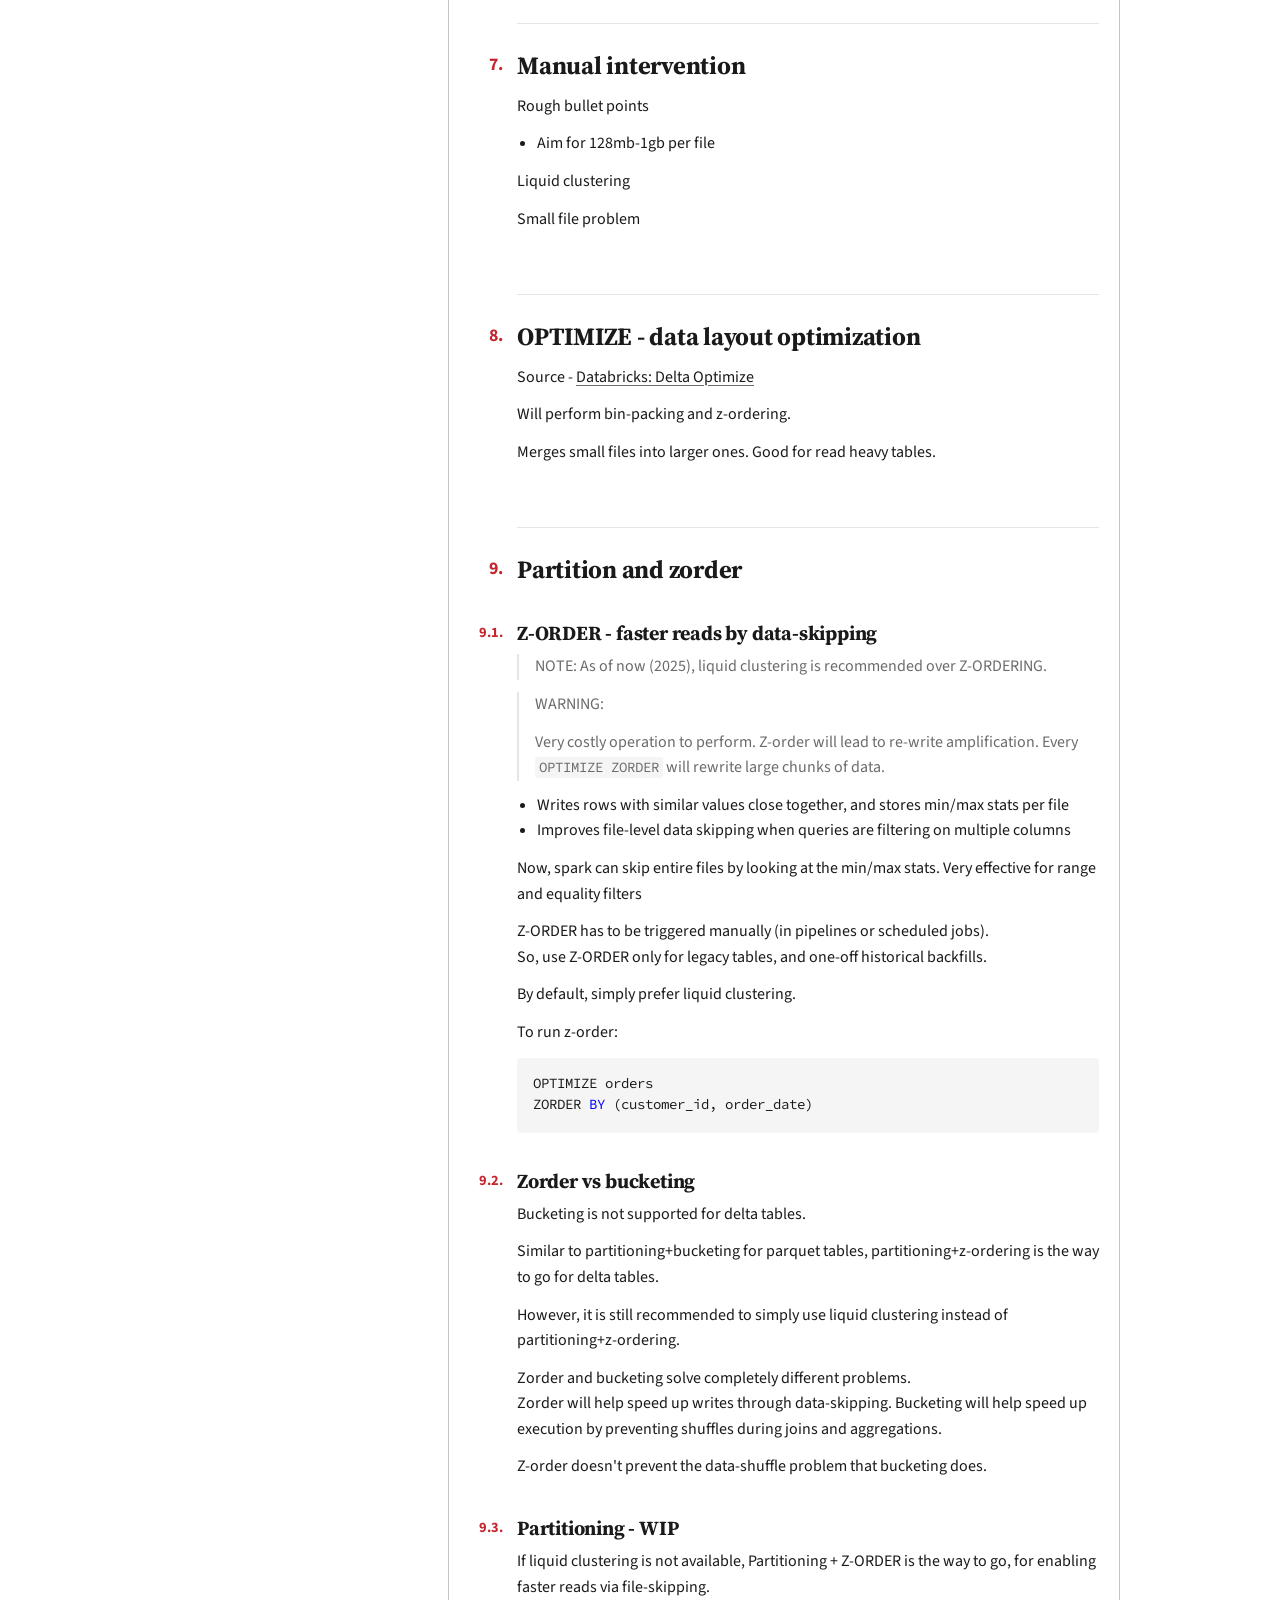
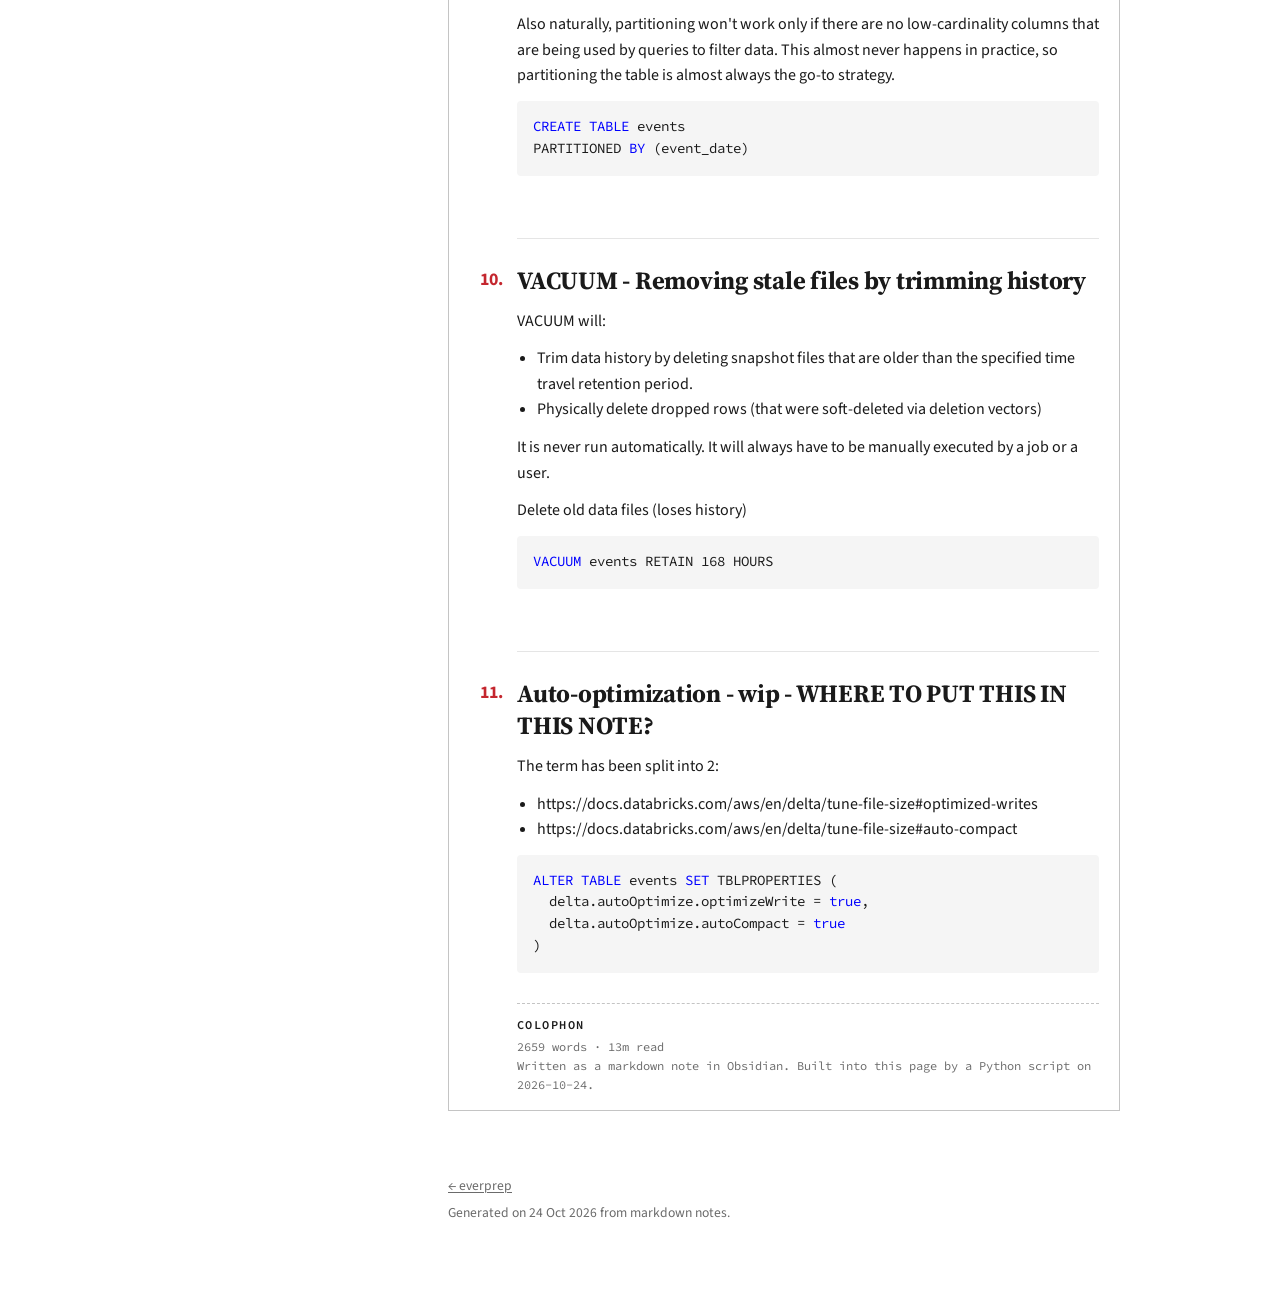
<file: website/delta-lake-performance-optimization-and-maintenance.html>
<!DOCTYPE html>
<html lang="en">
<head>
    <meta charset="UTF-8">
    <meta http-equiv="X-UA-Compatible" content="IE=edge">
    <meta name="viewport" content="width=device-width, initial-scale=1.0">

    <title>Delta Lake - performance optimization and maintenance - everprep</title>
    <link rel="preconnect" href="https://fonts.googleapis.com">
    <link rel="preconnect" href="https://fonts.gstatic.com" crossorigin>
    <link href="https://fonts.googleapis.com/css2?family=Source+Serif+4:opsz,wght@8..60,600;8..60,700&family=Source+Code+Pro:wght@400;600&family=Source+Sans+3:ital,wght@0,400;0,600;0,700;1,400&display=swap" rel="stylesheet">
    <link rel="stylesheet" href="static/minimal.css">
    <link rel="stylesheet" href="static/codehilite.css">
    <link rel="stylesheet" href="static/everprep.css">

    <link rel="apple-touch-icon" sizes="180x180" href="static/favicon/apple-touch-icon.png">
    <link rel="icon" type="image/png" sizes="32x32" href="static/favicon/favicon-32x32.png">
    <link rel="icon" type="image/png" sizes="16x16" href="static/favicon/favicon-16x16.png">
    <link rel="mask-icon" href="static/favicon/safari-pinned-tab.svg" color="#5bbad5">
</head>

<body>

<div class="progress" aria-hidden="true"><span></span></div>

<div class="page article-layout">

    <nav class="site-nav">
        <div class="masthead">
            <a class="site-name" href="index.html">everprep</a>
        </div>
        <p class="tagline">~ everprep. everready. ~</p>
    </nav>

    <header>
        <h1>Delta Lake - performance optimization and maintenance</h1>
        <p class="meta">13m read &middot; 2659 words</p>
    </header>

    
    <nav class="toc box" aria-label="Table of contents">
        <h2 class="box-title">Contents</h2>
        <div class="toc-scroll">
            
<ul>
    <li><a href="#work-in-progress">WORK IN PROGRESS ========</a></li>
    <li><a href="#core-factors-affecting-performance">Core factors affecting performance</a>
<ul>
    <li><a href="#when-files-are-too-large">When files are too large</a></li>
    <li><a href="#when-files-are-too-small-wip">When files are too small - wip</a></li>
</ul></li>
    <li><a href="#gist">Gist</a></li>
    <li><a href="#liquid-clustering-faster-reads-via-data-skipping">Liquid clustering - Faster reads via data skipping</a>
<ul>
    <li><a href="#when-is-liquid-clustering-triggered">When is liquid clustering triggered?</a></li>
    <li><a href="#what-happens-during-liquid-clustering">What happens during liquid-clustering?</a></li>
    <li><a href="#automated-liquid-clustering">Automated liquid clustering</a></li>
    <li><a href="#creating-modifying-tables-for-liquid-clustering">Creating/modifying tables for liquid clustering</a></li>
    <li><a href="#how-to-choose-columns-to-cluster-on">How to choose columns to cluster on</a></li>
    <li><a href="#operational-stuff">Operational stuff</a>
<ul>
    <li><a href="#create-new-table-with-liquid-clustering">Create new table with liquid clustering</a></li>
    <li><a href="#enable-liquid-clustering-on-existing-table">Enable liquid clustering on existing table</a></li>
    <li><a href="#change-liquid-clustering-columns">Change liquid-clustering columns</a></li>
</ul></li>
</ul></li>
    <li><a href="#auto-compaction-control-file-size">Auto-compaction - Control file size</a>
<ul>
    <li><a href="#enabling-auto-compaction">Enabling auto compaction</a></li>
    <li><a href="#auto-tuning">Auto tuning</a></li>
    <li><a href="#write-heavy-tables">Write heavy tables</a></li>
    <li><a href="#estimating-number-of-files">Estimating number of files</a></li>
    <li><a href="#enable-background-auto-compaction">Enable background auto compaction</a></li>
</ul></li>
    <li><a href="#automating-table-maintenance-databricks-only">Automating table maintenance (Databricks only)</a>
<ul>
    <li><a href="#predictive-optimization">Predictive optimization</a></li>
</ul></li>
    <li><a href="#manual-intervention">Manual intervention</a></li>
    <li><a href="#optimize-data-layout-optimization">OPTIMIZE - data layout optimization</a></li>
    <li><a href="#partition-and-zorder">Partition and zorder</a>
<ul>
    <li><a href="#z-order-faster-reads-by-data-skipping">Z-ORDER - faster reads by data-skipping</a></li>
    <li><a href="#zorder-vs-bucketing">Zorder vs bucketing</a></li>
    <li><a href="#partitioning-wip">Partitioning - WIP</a></li>
</ul></li>
    <li><a href="#vacuum-removing-stale-files-by-trimming-history">VACUUM - Removing stale files by trimming history</a></li>
    <li><a href="#auto-optimization-wip-where-to-put-this-in-this-note">Auto-optimization - wip - WHERE TO PUT THIS IN THIS NOTE?</a></li>
</ul>
        </div>
    </nav>
    

    <article class="prose box">
<h1 id="work-in-progress">WORK IN PROGRESS ========</h1>
<blockquote>
<p>Work in progress - The overall flow of this note is being fixed</p>
</blockquote>
<p><em>If you're a new architect, or simply someone new to Databricks/Delta-Lake, you'll want to go through this note a few times. At each time, think how your existing data setup can be improved through things explained in this note.</em></p>
<p>There is plenty of official documentation on the topic. But this note organizes it all in one place, and forms a definite &amp; actionable structure in your brain.</p>
<h1 id="core-factors-affecting-performance">Core factors affecting performance</h1>
<p>In file-based table stores like delta lake, performance tuning boils down to 2 factors:</p>
<p><strong>Data organization for fast row pinpointing</strong></p>
<p>When querying a table, the engine should be able to point out where the relevant rows of data are. As fast as possible.</p>
<p><strong>File sizes</strong></p>
<p>Spark works on a task per file model. This is the root cause of the problem. This model brings restrictions on file sizes.</p>
<h3 id="when-files-are-too-large">When files are too large</h3>
<p><strong>Write explosion</strong></p>
<p>Suppose there is a 10gb parquet file with 10 million rows.<br/>
Now, suppose a transaction updates 50k rows.<br/>
Parquet files are immutable, so for this update, a new parquet file of 10gb will be written, containing those 50k rows udpated rows. So, a simple update of 50k rows triggered a 10gb file write.</p>
<p>This would have been smaller in size, say 1gb.</p>
<p>Note: even though it is said that spark follows task per file model, a file can generate more than one task.<br/>
Eg : If the file size is 10gb, the entire 10gb file won't be processed as a single task.<br/>
Spark will split it into multiple tasks based on:</p>
<ul>
<li><code>spark.sql.files.maxPartitionBytes</code> - defaults to 128mb, leading to 80 tasks of 128mb each</li>
<li>row group sizes - spark cannot split the parquet files arbitrarity. It will split the parquet file at its row group boundaries. So, row group is a major factor. If <code>maxPartitionBytes</code> is 128mb, but row group size is 256mb, spark will split the 10gb file into 40 tasks of 256mb each.</li>
</ul>
<h2 id="when-files-are-too-small-wip">When files are too small - wip</h2>
<p>Files should not be too small.</p>
<p>If individual files are too small, the we will end up with millions of files representing a table. </p>
<p>Spark will end up generating a task for every file, leading to millions of tiny jobs. This will waste resources and increase processing time.</p>
<ul>
<li>Files should not be too large: Too large files will lead to lower number of tasks, and thus lower parallelism - leading to core wastage in the cluster. Large files will also lead to much worse data skipping (as the min-max range per file will be extremely wide), increasing the amount of data scanned by queries.</li>
</ul>
<p>In delta lake - organizing data for fast discovery is done through either partitioning+z-ordering or liquid clustering, and file sizes are optimized through compaction.</p>
<h1 id="gist">Gist</h1>
<p>Things you should know in 1 line:</p>
<ul>
<li><strong>Auto compaction</strong> : solves small file problem by merging small files into fewer larger files, reducing file count overhead</li>
<li><strong>ZORDER</strong> : re-writes data by sorting rows along space-filling curve, allowing multi-column filters to skip more files</li>
<li><strong>Liquid clustering</strong> : Replaces zorder. The ONLY good fit for workloads that stream data into delta tables. Continuously and incrementally groups rows with similar key values into same files, improving file-level data skipping.</li>
<li><strong>Partitioning</strong> : splits and organizes data into directory based chunks, enabling coarser data pruning before files are scanned (single column filter statements)</li>
<li><strong>OPTIMIZE</strong> : Executes a family of optimization operations that rewrite data files to improve read performance - file compaction and z-ordering or liquid clustering (whatever is enabled)</li>
</ul>
<p>On a delta table, you can either use (Liquid Clustering), or (z-ordering+partitioning). Liquid clustering isn't compatible with partitioning and z-ordering.</p>
<p>Liquid clustering and auto compaction are two different mechanisms, independent of each other. However, they are co-executed inside the same spark write jobs. So in a way, these two work hand-in-hand.</p>
<ul>
<li>Operationally
<ul>
<li>Automated management will automatically trigger liquid clustering and auto compaction (via <code>OPTIMIZE</code>)</li>
<li>If automated management is not available/enabled, periodically run <code>OPTIMIZE</code> via scheduled job runs</li>
</ul></li>
<li>Tech choices
<ul>
<li>To prevent small file problem - Enable delta auto-compaction if not already enabled</li>
<li>To make sure the files are organized well - prefer liquid clustering over zorder+partitioning</li>
</ul></li>
</ul>
<h1 id="liquid-clustering-faster-reads-via-data-skipping">Liquid clustering - Faster reads via data skipping</h1>
<blockquote>
<p>NOTE: Prefer using liquid clustering instead of the older hive-partitioning &amp; Z-ORDER mechanisms</p>
<p>Liquid clustering cannot be used with partitioning and bucketing. You have to give up all control to liquid clustering.</p>
</blockquote>
<p>Preferred for tables that are being loaded by streaming, or by small frequently run batches of appends.<br/>
Liquid clustering especially shines when read patterns are not predictable.</p>
<p>Liquid clustering optimizes the data layout, aiming for a balanced data layout - uniform file size, and an appropriate number of files depending on the size of the table. It will take care of cardinality, data skew and small file problem.</p>
<p>Use for:</p>
<ul>
<li>skewed data</li>
<li>tables that regularly ingest new data (streaming data, frequent batch insertions)</li>
<li>query patterns are constantly changing with time</li>
<li>partitioning leads to smile file problem</li>
</ul>
<p><strong>Liquid clustering comes in 2 flavours</strong>:</p>
<ul>
<li><strong>Automated liquid clustering</strong> (databricks only feature, part of Predictive Optimization) - the runtime will automatically choose columns to cluster on based on history of queries executed on the table. This is very similar to <a href="https://docs.snowflake.com/en/user-guide/tables-auto-reclustering">Snowflake's automated re-clustering</a>.</li>
<li><strong>Non-automated liquid clustering</strong> - you'll have to specify the columns to cluster on</li>
</ul>
<h2 id="when-is-liquid-clustering-triggered">When is liquid clustering triggered?</h2>
<p><strong>TRIGGER ON WRITE</strong></p>
<p>Liquid clustering happens at write-time. Every time delta writes writes to a table, liquid clustering is performed on it (INSERT, MERGE, COPY INTO etc). So, all liquid clustering work happens inside the spark jobs that are touching the table. There is no separate background service that continuously optimizes the tables.</p>
<p><strong>MANUAL/EXPLICIT TRIGGER</strong></p>
<p>Liquid clustering can be manually triggered via the optimize command</p>
<div class="codehilite">
<pre><span></span><code><span class="kn">from</span><span class="w"> </span><span class="nn">delta.tables</span><span class="w"> </span><span class="kn">import</span> <span class="o">*</span>
    <span class="n">deltaTable</span> <span class="o">=</span> <span class="n">DeltaTable</span><span class="o">.</span><span class="n">forPath</span><span class="p">(</span><span class="n">spark</span><span class="p">,</span> <span class="s2">"path/to/table"</span><span class="p">)</span>
    <span class="n">deltaTable</span><span class="o">.</span><span class="n">optimize</span><span class="p">()</span><span class="o">.</span><span class="n">executeCompaction</span><span class="p">()</span>
</code></pre>
</div>
<div class="codehilite">
<pre><span></span><code><span class="n">OPTIMIZE</span><span class="w"> </span><span class="k">table_name</span><span class="p">;</span>
</code></pre>
</div>
<p><strong>AUTOMATED TRIGGER (databricks only)</strong></p>
<p>When predictive optimization is enabled (requires databricks premium plan), databricks will automatically run ANALYZE, OPTIMIZE, VACUUM operations - by queueing them as job to be run on serverless compute instances.</p>
<p>Since OPTIMIZE is being run, it will also end up triggering liquid clustering.</p>
<h2 id="what-happens-during-liquid-clustering">What happens during liquid-clustering?</h2>
<ol>
<li>Delta reads clustering metadata - looks at existing files, their min/max ranges on clustering keys, clustering quality scores</li>
<li>Incoming rows are sorted and grouped by the clustering keys.</li>
<li>Delta will append rows into files whose key ranges are a good match for that particular row. If there is no existing file with a good match, it will create new file with tight range.</li>
</ol>
<p>There is no global-sort. No full table scan (only file statistics are read). The computational cost is proportional only to the new data.</p>
<p>If liquid clustering finds that the existing data is horribly clustered, it won't re-organize and re-write the whole table. Instead, it will only rewrite a few of the worst files. If it sees diminishing returns, it will stop early.</p>
<p>Why? because it doesn't want to break streaming SLAs. Re-organizing the entire table may take a long time, breaking the SLA. So instead, it will fix only a few existing files on every run. Over time, as more and more writes trigger liquid clustering, the table will eventually become well-clustered.</p>
<p>So, in short, liquid clustering will touch a few files on every run, keeping the rewrite size small.</p>
<h2 id="automated-liquid-clustering">Automated liquid clustering</h2>
<p>(Databricks only feature)</p>
<p>When automated liquid clustering is enabled, the runtime will analyze the historical query workload, and automatically identify the best columns for clustering. It will figure out the keys which will lead to cost savings from data skipping.<br/>
In this case, the liquid clustering columns won't need to be manually declared.</p>
<div class="codehilite">
<pre><span></span><code><span class="c1">-- Enable automatic liquid clustering on an existing table,</span>
<span class="c1">-- including tables that previously had manually specified keys.</span>
<span class="k">ALTER</span><span class="w"> </span><span class="k">TABLE</span><span class="w"> </span><span class="n">table1</span><span class="w"> </span><span class="k">CLUSTER</span><span class="w"> </span><span class="k">BY</span><span class="w"> </span><span class="n">AUTO</span><span class="p">;</span>

<span class="c1">-- Disable automatic liquid clustering on an existing table.</span>
<span class="k">ALTER</span><span class="w"> </span><span class="k">TABLE</span><span class="w"> </span><span class="n">table1</span><span class="w"> </span><span class="k">CLUSTER</span><span class="w"> </span><span class="k">BY</span><span class="w"> </span><span class="k">NONE</span><span class="p">;</span>

<span class="c1">-- Disable automatic liquid clustering by setting the clustering keys</span>
<span class="c1">-- to chosen clustering columns or new columns.</span>
<span class="k">ALTER</span><span class="w"> </span><span class="k">TABLE</span><span class="w"> </span><span class="n">table1</span><span class="w"> </span><span class="k">CLUSTER</span><span class="w"> </span><span class="k">BY</span><span class="w"> </span><span class="p">(</span><span class="n">column01</span><span class="p">,</span><span class="w"> </span><span class="n">column02</span><span class="p">);</span>
</code></pre>
</div>
<p>Source: <a href="https://docs.databricks.com/aws/en/delta/clustering?language=SQL#enable-or-disable-automatic-liquid-clustering">Databricks: Delta Clustering: Enable/disable automatic liquid clustering</a></p>
<p><strong>What triggers reclustering?</strong></p>
<p>A re-clustering is triggered when:</p>
<ul>
<li>Files overlap on clustering keys</li>
<li>There is fragmentation</li>
<li>Query </li>
</ul>
<h2 id="creating-modifying-tables-for-liquid-clustering">Creating/modifying tables for liquid clustering</h2>
<p>Liquid clustering can only be enabled on delta tables created with  CLUSTER BY clause.</p>
<h2 id="how-to-choose-columns-to-cluster-on">How to choose columns to cluster on</h2>
<p>Source - <a href="https://delta.io/blog/liquid-clustering/#how-to-choose-your-clustering-columns">delta.io: liquid-clustering</a></p>
<p>Clustering can be done on multiple columns. Order of columns doesn't matter. Cardinality of the column doesn't matter.</p>
<p>If existing tables are being migrated to liquid clustering based delta tables, choose liquid clustering columns as follows:</p>
<ul>
<li>Hive-style partitioning - use columns used for partitioning the data</li>
<li>Z-order - use ZORDER BY columns</li>
<li>Hive-style partitioning &amp; zorder - use columns used for partitioning the data and ZORDER BY columns</li>
<li>Generated columns to reduce cardinality - use original column, don't create a generated column</li>
</ul>
<h2 id="operational-stuff">Operational stuff</h2>
<h3 id="create-new-table-with-liquid-clustering">Create new table with liquid clustering</h3>
<div class="codehilite">
<pre><span></span><code><span class="p">(</span>
    <span class="n">DeltaTable</span><span class="o">.</span><span class="n">create</span><span class="p">()</span>
    <span class="o">.</span><span class="n">tableName</span><span class="p">(</span><span class="s2">"sales"</span><span class="p">)</span>
    <span class="o">.</span><span class="n">addColumn</span><span class="p">(</span><span class="s2">"customer"</span><span class="p">,</span> <span class="n">dataType</span> <span class="o">=</span> <span class="s2">"STRING"</span><span class="p">)</span>
    <span class="o">.</span><span class="n">addColumn</span><span class="p">(</span><span class="s2">"city"</span><span class="p">,</span> <span class="n">dataType</span> <span class="o">=</span> <span class="s2">"STRING"</span><span class="p">)</span>
    <span class="o">.</span><span class="n">addColumn</span><span class="p">(</span><span class="s2">"sales"</span><span class="p">,</span> <span class="n">dataType</span> <span class="o">=</span> <span class="s2">"INT"</span><span class="p">)</span>
    <span class="o">.</span><span class="n">clusterBy</span><span class="p">(</span><span class="s2">"customer"</span><span class="p">,</span> <span class="s2">"city"</span><span class="p">)</span> <span class="c1"># enables liquid clustering</span>
    <span class="o">.</span><span class="n">execute</span><span class="p">()</span>
<span class="p">)</span>
</code></pre>
</div>
<div class="codehilite">
<pre><span></span><code><span class="k">CREATE</span><span class="w"> </span><span class="k">TABLE</span><span class="w"> </span><span class="n">table1</span><span class="p">(</span><span class="n">customer</span><span class="w"> </span><span class="n">string</span><span class="p">,</span><span class="w"> </span><span class="n">city</span><span class="w"> </span><span class="n">string</span><span class="p">,</span><span class="w"> </span><span class="n">sales</span><span class="w"> </span><span class="nb">int</span><span class="p">)</span><span class="w"> </span><span class="k">USING</span><span class="w"> </span><span class="n">DELTA</span><span class="w"> </span><span class="k">CLUSTER</span><span class="w"> </span><span class="k">BY</span><span class="w"> </span><span class="p">(</span><span class="n">customer</span><span class="p">);</span>
</code></pre>
</div>
<p>New table from existing table</p>
<div class="codehilite">
<pre><span></span><code><span class="k">CREATE</span><span class="w"> </span><span class="k">TABLE</span><span class="w"> </span><span class="n">sales_clustered</span><span class="w"> </span><span class="k">CLUSTER</span><span class="w"> </span><span class="k">BY</span><span class="w"> </span><span class="p">(</span><span class="n">customer</span><span class="p">,</span><span class="w"> </span><span class="n">city</span><span class="p">)</span>
<span class="k">AS</span><span class="w"> </span><span class="k">SELECT</span><span class="w"> </span><span class="o">*</span><span class="w"> </span><span class="k">FROM</span><span class="w"> </span><span class="n">sales_raw</span><span class="p">;</span>
</code></pre>
</div>
<h3 id="enable-liquid-clustering-on-existing-table">Enable liquid clustering on existing table</h3>
<div class="codehilite">
<pre><span></span><code><span class="k">ALTER</span><span class="w"> </span><span class="k">TABLE</span><span class="w"> </span><span class="n">events</span>
<span class="k">SET</span><span class="w"> </span><span class="n">TBLPROPERTIES</span><span class="w"> </span><span class="p">(</span>
<span class="w">  </span><span class="n">delta</span><span class="p">.</span><span class="n">liquid</span><span class="p">.</span><span class="n">clusteringKeys</span><span class="w"> </span><span class="o">=</span><span class="w"> </span><span class="s1">'user_id, event_date'</span>
<span class="p">)</span>
</code></pre>
</div>
<h3 id="change-liquid-clustering-columns">Change liquid-clustering columns</h3>
<div class="codehilite">
<pre><span></span><code><span class="k">ALTER</span><span class="w"> </span><span class="k">TABLE</span><span class="w"> </span><span class="k">table_name</span><span class="w"> </span><span class="k">CLUSTER</span><span class="w"> </span><span class="k">BY</span><span class="w"> </span><span class="p">(</span><span class="n">new_column1</span><span class="p">,</span><span class="w"> </span><span class="n">new_column2</span><span class="p">);</span>
</code></pre>
</div>
<p>Disable liquid clustering</p>
<div class="codehilite">
<pre><span></span><code><span class="k">ALTER</span><span class="w"> </span><span class="k">TABLE</span><span class="w"> </span><span class="k">table_name</span><span class="w"> </span><span class="k">CLUSTER</span><span class="w"> </span><span class="k">BY</span><span class="w"> </span><span class="k">NONE</span><span class="p">;</span>
</code></pre>
</div>
<h1 id="auto-compaction-control-file-size">Auto-compaction - Control file size</h1>
<p>Auto compaction kicks in when the number of file sizes is above a threshold (the spark configuration variable is <code>spark.databricks.delta.autoCompact.minNumFiles</code>). The output file size is controlled using <code>spark.databricks.delta.autoCompact.maxFileSize</code>.</p>
<p>Like liquid clustering, <strong>auto compaction comes in 2 flavours</strong>:</p>
<ul>
<li><strong>Automated auto-compaction</strong> (Databricks only feature, part of Predictive Optimization) - the runtime will run OPTIMIZE, which will end up performing auto-compaction</li>
<li><strong>Non-automated auto-compaction</strong> - auto compaction will have to be performed by manually running <code>OPTIMIZE</code> via a spark job, or a user.</li>
</ul>
<p>Auto compaction executes an <code>OPTIMIZE</code> command at the end of a transaction. Keep in mind that since <code>OPTIMIZE</code> is being run - if liquid clustering was enabled, then liquid clustering will also be performed on the table.</p>
<hr/>
<h2 id="enabling-auto-compaction">Enabling auto compaction</h2>
<p>To enable auto compaction, following variables can be set:</p>
<ul>
<li>Table properties: <code>delta.autoOptimize.autoCompact</code></li>
<li>Spark Session setting: <code>spark.databricks.delta.autoCompact.enabled</code></li>
</ul>
<p>The values these 2 settings take are:</p>
<table>
<thead>
<tr>
<th>Options</th>
<th>Behavior</th>
</tr>
</thead>
<tbody>
<tr>
<td><code>auto</code> (recommended)</td>
<td>Tunes target file size while respecting other autotuning functionality. Requires Databricks Runtime 10.4 LTS or above.</td>
</tr>
<tr>
<td><code>legacy</code></td>
<td>Alias for <code>true</code>. Requires Databricks Runtime 10.4 LTS or above.</td>
</tr>
<tr>
<td><code>true</code></td>
<td>Use 128 MB as the target file size. No dynamic sizing.</td>
</tr>
<tr>
<td><code>false</code></td>
<td>Turns off auto compaction. Can be set at the session level to override auto compaction for all Delta tables modified in the workload.</td>
</tr>
</tbody>
</table>
<p>Source: <a href="https://docs.databricks.com/aws/en/delta/tune-file-size#auto-compaction-for-delta-lake-on-databricks">Databricks: Auto compaction for Delta Lake on Databricks</a></p>
<h2 id="auto-tuning">Auto tuning</h2>
<h2 id="write-heavy-tables">Write heavy tables</h2>
<p>If the table is write-heavy and many MERGE  and DML operations are executed on it, set table property <code>delta.tuneFileSizesForRewrites</code> to <code>true</code>.</p>
<p>When <code>true</code>, the target file size is set to a lower threshold, which makes write-intensive operations faster.</p>
<p>If not set, databricks will detect if 9 of the last 10 ops were MERGE, and set the table property to <code>true</code>. To disable this behaviour, the value has to be explicitly set to <code>false</code>.</p>
<h2 id="estimating-number-of-files">Estimating number of files</h2>
<p>Databricks aims for smaller file sizes for smaller tables, and larger file sizes for larger tables. The aim it to make sure that the number of files doesn't increase too much.</p>
<p>However, it won't set the file size dynamically if you've explicitly set target file size (delta table property <code>delta.targetFileSize</code>. Its default value is None).</p>
<table>
<thead>
<tr>
<th>Table size</th>
<th>Target file size</th>
<th>Approximate number of files in table</th>
</tr>
</thead>
<tbody>
<tr>
<td>10 GB</td>
<td>256 MB</td>
<td>40</td>
</tr>
<tr>
<td>1 TB</td>
<td>256 MB</td>
<td>4096</td>
</tr>
<tr>
<td>2.56 TB</td>
<td>256 MB</td>
<td>10240</td>
</tr>
<tr>
<td>3 TB</td>
<td>307 MB</td>
<td>12108</td>
</tr>
<tr>
<td>5 TB</td>
<td>512 MB</td>
<td>17339</td>
</tr>
<tr>
<td>7 TB</td>
<td>716 MB</td>
<td>20784</td>
</tr>
<tr>
<td>10 TB</td>
<td>1 GB</td>
<td>24437</td>
</tr>
<tr>
<td>20 TB</td>
<td>1 GB</td>
<td>34437</td>
</tr>
<tr>
<td>50 TB</td>
<td>1 GB</td>
<td>64437</td>
</tr>
<tr>
<td>100 TB</td>
<td>1 GB</td>
<td>114437</td>
</tr>
</tbody>
</table>
<h2 id="enable-background-auto-compaction">Enable background auto compaction</h2>
<p>This is a 2 step process:</p>
<ul>
<li>remove spark config <code>spark.databricks.delta.autoCompact.enabled</code> from cluster/notebook settings</li>
<li>for each table, run <code>ALTER TABLE &lt;table_name&gt; UNSET TBLPROPERTIES (delta.autoOptimize.autoCompact)</code>. This will remove legacy auto-compaction settings.</li>
</ul>
<p>After removing these, auto compaction will be triggered automatically (for all unity catalogue managed tables)</p>
<h1 id="automating-table-maintenance-databricks-only">Automating table maintenance (Databricks only)</h1>
<h2 id="predictive-optimization">Predictive optimization</h2>
<p>This is a feature available for Unity Catalog managed tables.</p>
<p>When predictive optimization is enabled (requires databricks premium plan), databricks will automatically run ANALYZE, OPTIMIZE, VACUUM operations - by queueing them as job to be run on serverless compute (you will be billed for this compute).</p>
<p>Since OPTMIZE is being run, it will end up triggering both liquid clustering and auto-compaction on tables.</p>
<blockquote>
<p>Observability statistics for predictive optimization executions are stored in the table <code>system.storage.predictive_optimization_operations_history</code>.</p>
</blockquote>
<p>To explicitly enable/disable predictive optimization on a table:</p>
<pre><code>ALTER CATALOG [catalog_name] { ENABLE | DISABLE | INHERIT } PREDICTIVE OPTIMIZATION;
ALTER { SCHEMA | DATABASE } schema_name { ENABLE | DISABLE | INHERIT } PREDICTIVE OPTIMIZATION;
</code></pre>
<h1 id="manual-intervention">Manual intervention</h1>
<p>Rough bullet points</p>
<ul>
<li>Aim for 128mb-1gb per file</li>
</ul>
<p>Liquid clustering</p>
<p>Small file problem</p>
<h1 id="optimize-data-layout-optimization">OPTIMIZE - data layout optimization</h1>
<p>Source - <a href="https://docs.databricks.com/aws/en/sql/language-manual/delta-optimize">Databricks: Delta Optimize</a></p>
<p>Will perform bin-packing and z-ordering.</p>
<p>Merges small files into larger ones. Good for read heavy tables.</p>
<h1 id="partition-and-zorder">Partition and zorder</h1>
<h2 id="z-order-faster-reads-by-data-skipping">Z-ORDER - faster reads by data-skipping</h2>
<blockquote>
<p>NOTE: As of now (2025), liquid clustering is recommended over Z-ORDERING.</p>
</blockquote>
<blockquote>
<p>WARNING:</p>
<p>Very costly operation to perform. Z-order will lead to re-write amplification. Every <code>OPTIMIZE ZORDER</code> will rewrite large chunks of data.</p>
</blockquote>
<ul>
<li>Writes rows with similar values close together, and stores min/max stats per file</li>
<li>Improves file-level data skipping when queries are filtering on multiple columns</li>
</ul>
<p>Now, spark can skip entire files by looking at the min/max stats. Very effective for range and equality filters</p>
<p>Z-ORDER has to be triggered manually (in pipelines or scheduled jobs).<br/>
So, use Z-ORDER only for legacy tables, and one-off historical backfills.</p>
<p>By default, simply prefer liquid clustering.</p>
<p>To run z-order:</p>
<div class="codehilite">
<pre><span></span><code><span class="n">OPTIMIZE</span><span class="w"> </span><span class="n">orders</span>
<span class="n">ZORDER</span><span class="w"> </span><span class="k">BY</span><span class="w"> </span><span class="p">(</span><span class="n">customer_id</span><span class="p">,</span><span class="w"> </span><span class="n">order_date</span><span class="p">)</span>
</code></pre>
</div>
<h2 id="zorder-vs-bucketing">Zorder vs bucketing</h2>
<p>Bucketing is not supported for delta tables.</p>
<p>Similar to partitioning+bucketing for parquet tables, partitioning+z-ordering is the way to go for delta tables.</p>
<p>However, it is still recommended to simply use liquid clustering instead of partitioning+z-ordering.</p>
<p>Zorder and bucketing solve completely different problems.<br/>
Zorder will help speed up writes through data-skipping. Bucketing will help speed up execution by preventing shuffles during joins and aggregations.</p>
<p>Z-order doesn't prevent the data-shuffle problem that bucketing does.</p>
<h2 id="partitioning-wip">Partitioning - WIP</h2>
<p>If liquid clustering is not available, Partitioning + Z-ORDER  is the way to go, for enabling faster reads via file-skipping.</p>
<p>Also naturally, partitioning won't work only if there are no low-cardinality columns that are being used by queries to filter data. This almost never happens in practice, so partitioning the table is almost always the go-to strategy.</p>
<div class="codehilite">
<pre><span></span><code><span class="k">CREATE</span><span class="w"> </span><span class="k">TABLE</span><span class="w"> </span><span class="n">events</span>
<span class="n">PARTITIONED</span><span class="w"> </span><span class="k">BY</span><span class="w"> </span><span class="p">(</span><span class="n">event_date</span><span class="p">)</span>
</code></pre>
</div>
<h1 id="vacuum-removing-stale-files-by-trimming-history">VACUUM - Removing stale files by trimming history</h1>
<p>VACUUM will:</p>
<ul>
<li>Trim data history by deleting snapshot files that are older than the specified time travel retention period.</li>
<li>Physically delete dropped rows (that were soft-deleted via deletion vectors)</li>
</ul>
<p>It is never run automatically. It will always have to be manually executed by a job or a user.</p>
<p>Delete old data files (loses history)</p>
<div class="codehilite">
<pre><span></span><code><span class="k">VACUUM</span><span class="w"> </span><span class="n">events</span><span class="w"> </span><span class="n">RETAIN</span><span class="w"> </span><span class="mi">168</span><span class="w"> </span><span class="n">HOURS</span>
</code></pre>
</div>
<h1 id="auto-optimization-wip-where-to-put-this-in-this-note">Auto-optimization - wip - WHERE TO PUT THIS IN THIS NOTE?</h1>
<p>The term has been split into 2:</p>
<ul>
<li>https://docs.databricks.com/aws/en/delta/tune-file-size#optimized-writes</li>
<li>https://docs.databricks.com/aws/en/delta/tune-file-size#auto-compact</li>
</ul>
<div class="codehilite">
<pre><span></span><code><span class="k">ALTER</span><span class="w"> </span><span class="k">TABLE</span><span class="w"> </span><span class="n">events</span><span class="w"> </span><span class="k">SET</span><span class="w"> </span><span class="n">TBLPROPERTIES</span><span class="w"> </span><span class="p">(</span>
<span class="w">  </span><span class="n">delta</span><span class="p">.</span><span class="n">autoOptimize</span><span class="p">.</span><span class="n">optimizeWrite</span><span class="w"> </span><span class="o">=</span><span class="w"> </span><span class="k">true</span><span class="p">,</span>
<span class="w">  </span><span class="n">delta</span><span class="p">.</span><span class="n">autoOptimize</span><span class="p">.</span><span class="n">autoCompact</span><span class="w"> </span><span class="o">=</span><span class="w"> </span><span class="k">true</span>
<span class="p">)</span>
</code></pre>
</div>


        <footer class="colophon">
            <span class="colophon-title">Colophon</span>
            2659 words &middot; 13m read<br>
            Written as a markdown note in Obsidian.
            Built into this page by a Python script on 2026-10-24.
        </footer>
    </article>

    <div class="more">
        <section class="box">
        <h2 class="box-title">Pages</h2>
        <ul class="list">
            
            <li>
                <span class="muted">3m read</span>
                <a href="index.html">everprep</a>
            </li>
            
            <li>
                <span class="muted">14m read</span>
                <a href="cloud-aws-services-list.html">cloud - aws services list</a>
            </li>
            
            <li>
                <span class="muted">11m read</span>
                <a href="cloud-databricks-services-and-how-they-work.html">cloud - Databricks Services and How They Work</a>
            </li>
            
            <li>
                <span class="muted">3m read</span>
                <a href="data-engineering.html">data engineering</a>
            </li>
            
            <li>
                <span class="muted">4m read</span>
                <a href="data-modelling.html">data modelling</a>
            </li>
            
            <li>
                <span class="muted">2m read</span>
                <a href="data-pipelines.html">data pipelines</a>
            </li>
            
            <li>
                <span class="muted">7m read</span>
                <a href="databricks.html">databricks</a>
            </li>
            
            <li>
                <span class="muted">1m read</span>
                <a href="delta-lake.html">Delta lake</a>
            </li>
            
            <li class="is-current">
                <span class="muted">13m read</span>
                <a href="delta-lake-performance-optimization-and-maintenance.html">Delta Lake - performance optimization and maintenance</a>
            </li>
            
            <li>
                <span class="muted">1m read</span>
                <a href="interview-rounds.html">interview rounds</a>
            </li>
            
            <li>
                <span class="muted">10m read</span>
                <a href="python-leetcode.html">python - leetcode</a>
            </li>
            
            <li>
                <span class="muted">24m read</span>
                <a href="spark-code.html">spark - code</a>
            </li>
            
            <li>
                <span class="muted">14m read</span>
                <a href="spark-theory.html">spark - theory</a>
            </li>
            
            <li>
                <span class="muted">1m read</span>
                <a href="spark-qns.html">spark qns</a>
            </li>
            
            <li>
                <span class="muted">12m read</span>
                <a href="sql.html">sql</a>
            </li>
            
        </ul>
        </section>
    </div>

    <footer class="site-footer">
        <p><a href="index.html">&larr; everprep</a></p>
        <p>Generated on 24 Oct 2026 from markdown notes.</p>
    </footer>

</div>

    <script>
        // Obsidian callouts: "> [!NOTE] Optional title" blockquotes become labelled boxes.
        (function () {
            const marker = /^\s*\[!(\w+)\][+-]?[ \t]*([^\n<]*)(?:\s*<br\s*\/?>|\n)?/;
            document.querySelectorAll(".prose blockquote").forEach(quote => {
                const first = quote.querySelector("p");
                if (!first) return;
                const match = first.innerHTML.match(marker);
                if (!match) return;

                const kind = match[1].toLowerCase();
                first.innerHTML = first.innerHTML.slice(match[0].length).trim();
                if (!first.innerHTML) first.remove();

                const title = document.createElement("p");
                title.className = "callout-title";
                const label = document.createElement("span");
                label.className = "callout-kind";
                label.textContent = kind;
                title.appendChild(label);
                if (match[2].trim()) title.appendChild(document.createTextNode(match[2].trim()));

                quote.classList.add("callout", "callout--" + kind);
                quote.prepend(title);
            });
        })();

        // Reading progress: a thin bar across the top of the page.
        (function () {
            const bar = document.querySelector(".progress span");
            if (!bar) return;
            let queued = false;
            function update() {
                queued = false;
                const max = document.documentElement.scrollHeight - window.innerHeight;
                const ratio = max > 0 ? Math.min(1, Math.max(0, window.scrollY / max)) : 0;
                bar.style.transform = "scaleX(" + ratio + ")";
            }
            function schedule() {
                if (queued) return;
                queued = true;
                requestAnimationFrame(update);
            }
            window.addEventListener("scroll", schedule, { passive: true });
            window.addEventListener("resize", schedule, { passive: true });
            update();
        })();

        (function () {
            const tocScroll = document.querySelector(".toc-scroll");
            const tocLinks = document.querySelectorAll('.toc a[href^="#"]');
            if (!tocLinks.length) return;

            // Pair every TOC link with the heading it points at, in document order.
            const entries = [];
            tocLinks.forEach(link => {
                const id = decodeURIComponent(link.hash.slice(1));
                const heading = id ? document.getElementById(id) : null;
                if (heading) entries.push({ heading, link });
            });
            if (!entries.length) return;

            entries.sort((a, b) =>
                a.heading.compareDocumentPosition(b.heading) &
                    Node.DOCUMENT_POSITION_FOLLOWING ? -1 : 1
            );

            const smooth = !window.matchMedia(
                "(prefers-reduced-motion: reduce)"
            ).matches;

            // Don't yank the TOC around while the reader is scrolling it by hand.
            let handScrolledAt = 0;
            if (tocScroll) {
                ["wheel", "touchstart", "pointerdown"].forEach(evt =>
                    tocScroll.addEventListener(
                        evt,
                        () => { handScrolledAt = Date.now(); },
                        { passive: true }
                    )
                );
            }

            // Scroll the TOC's own container (never the page) so the active
            // link sits in the middle of the list.
            function revealInToc(link) {
                if (!tocScroll) return;
                // Not scrollable: short TOC, or the stacked mobile layout.
                if (tocScroll.scrollHeight <= tocScroll.clientHeight) return;
                if (Date.now() - handScrolledAt < 1500) return;

                const containerTop = tocScroll.getBoundingClientRect().top;
                const linkRect = link.getBoundingClientRect();
                const wanted =
                    tocScroll.scrollTop +
                    (linkRect.top - containerTop) -
                    (tocScroll.clientHeight - linkRect.height) / 2;

                const top = Math.max(
                    0,
                    Math.min(
                        wanted,
                        tocScroll.scrollHeight - tocScroll.clientHeight
                    )
                );

                if (Math.abs(top - tocScroll.scrollTop) < 2) return;
                tocScroll.scrollTo({
                    top: top,
                    behavior: smooth ? "smooth" : "auto"
                });
            }

            let active = null;

            function setActive(entry) {
                if (entry === active) return;
                if (active) active.link.classList.remove("highlight");
                entry.link.classList.add("highlight");
                active = entry;
                revealInToc(entry.link);
            }

            function update() {
                // The heading that most recently crossed the reading line is
                // the one being read.
                const readingLine = window.innerHeight * 0.25;
                let current = entries[0];

                for (const entry of entries) {
                    if (entry.heading.getBoundingClientRect().top > readingLine) break;
                    current = entry;
                }

                // At the page bottom the last heading may never reach the
                // reading line, so claim it explicitly.
                const atBottom =
                    window.innerHeight + window.scrollY >=
                    document.documentElement.scrollHeight - 2;
                if (atBottom) current = entries[entries.length - 1];

                setActive(current);
            }

            let queued = false;
            function schedule() {
                if (queued) return;
                queued = true;
                requestAnimationFrame(() => {
                    queued = false;
                    update();
                });
            }

            window.addEventListener("scroll", schedule, { passive: true });
            window.addEventListener("resize", schedule, { passive: true });
            window.addEventListener("load", schedule);
            update();
        })();
    </script>
</body>
</html>
</file>
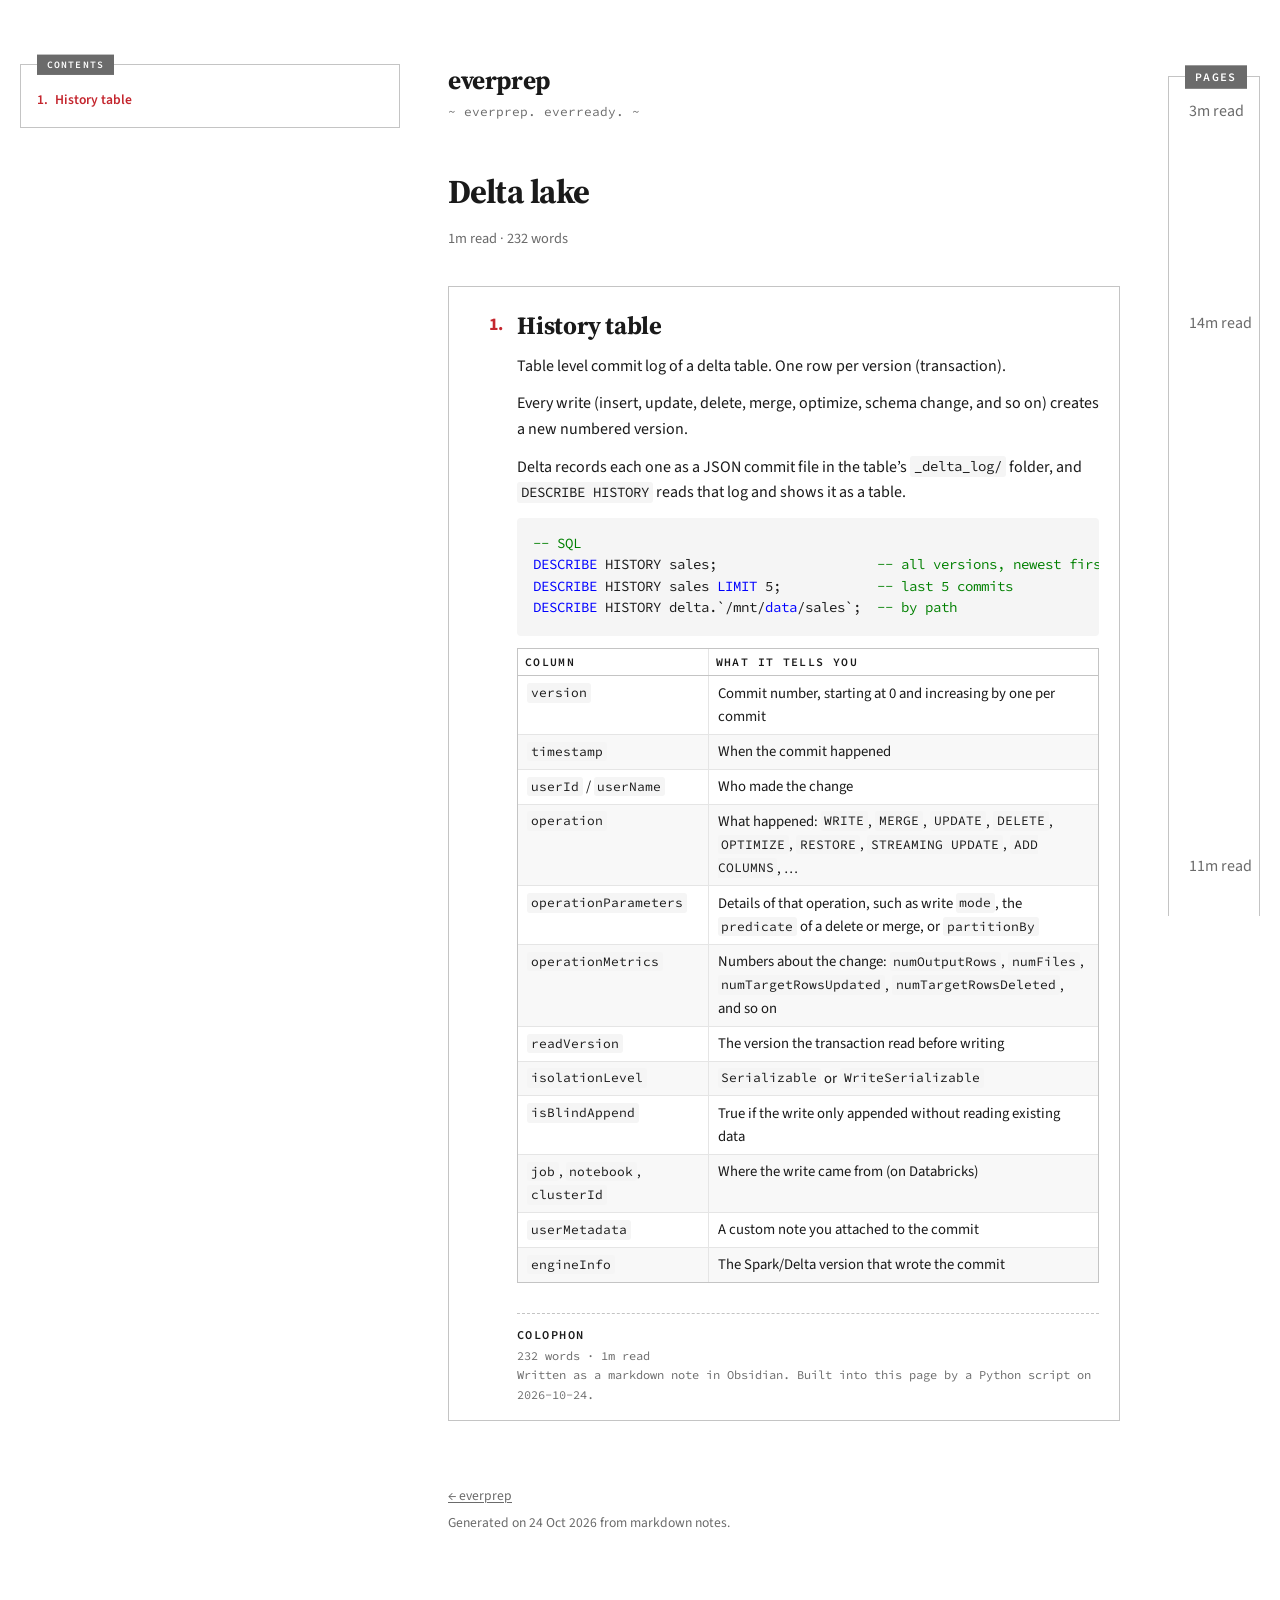
<file: website/delta-lake.html>
<!DOCTYPE html>
<html lang="en">
<head>
    <meta charset="UTF-8">
    <meta http-equiv="X-UA-Compatible" content="IE=edge">
    <meta name="viewport" content="width=device-width, initial-scale=1.0">

    <title>Delta lake - everprep</title>
    <link rel="preconnect" href="https://fonts.googleapis.com">
    <link rel="preconnect" href="https://fonts.gstatic.com" crossorigin>
    <link href="https://fonts.googleapis.com/css2?family=Source+Serif+4:opsz,wght@8..60,600;8..60,700&family=Source+Code+Pro:wght@400;600&family=Source+Sans+3:ital,wght@0,400;0,600;0,700;1,400&display=swap" rel="stylesheet">
    <link rel="stylesheet" href="static/minimal.css">
    <link rel="stylesheet" href="static/codehilite.css">
    <link rel="stylesheet" href="static/everprep.css">

    <link rel="apple-touch-icon" sizes="180x180" href="static/favicon/apple-touch-icon.png">
    <link rel="icon" type="image/png" sizes="32x32" href="static/favicon/favicon-32x32.png">
    <link rel="icon" type="image/png" sizes="16x16" href="static/favicon/favicon-16x16.png">
    <link rel="mask-icon" href="static/favicon/safari-pinned-tab.svg" color="#5bbad5">
</head>

<body>

<div class="progress" aria-hidden="true"><span></span></div>

<div class="page article-layout">

    <nav class="site-nav">
        <div class="masthead">
            <a class="site-name" href="index.html">everprep</a>
        </div>
        <p class="tagline">~ everprep. everready. ~</p>
    </nav>

    <header>
        <h1>Delta lake</h1>
        <p class="meta">1m read &middot; 232 words</p>
    </header>

    
    <nav class="toc box" aria-label="Table of contents">
        <h2 class="box-title">Contents</h2>
        <div class="toc-scroll">
            
<ul>
    <li><a href="#history-table">History table</a></li>
</ul>
        </div>
    </nav>
    

    <article class="prose box">
<h1 id="history-table">History table</h1>
<p>Table level commit log of a delta table. One row per version (transaction).</p>
<p>Every write (insert, update, delete, merge, optimize, schema change, and so on) creates a new numbered version.</p>
<p>Delta records each one as a JSON commit file in the table’s <code>_delta_log/</code> folder, and <code>DESCRIBE HISTORY</code> reads that log and shows it as a table.</p>
<div class="codehilite">
<pre><span></span><code><span class="c1">-- SQL</span>
<span class="k">DESCRIBE</span><span class="w"> </span><span class="n">HISTORY</span><span class="w"> </span><span class="n">sales</span><span class="p">;</span><span class="w">                    </span><span class="c1">-- all versions, newest first</span>
<span class="k">DESCRIBE</span><span class="w"> </span><span class="n">HISTORY</span><span class="w"> </span><span class="n">sales</span><span class="w"> </span><span class="k">LIMIT</span><span class="w"> </span><span class="mi">5</span><span class="p">;</span><span class="w">            </span><span class="c1">-- last 5 commits</span>
<span class="k">DESCRIBE</span><span class="w"> </span><span class="n">HISTORY</span><span class="w"> </span><span class="n">delta</span><span class="p">.</span><span class="o">`/</span><span class="n">mnt</span><span class="o">/</span><span class="k">data</span><span class="o">/</span><span class="n">sales</span><span class="o">`</span><span class="p">;</span><span class="w">  </span><span class="c1">-- by path</span>
</code></pre>
</div>
<table>
<thead>
<tr>
<th>Column</th>
<th>What it tells you</th>
</tr>
</thead>
<tbody>
<tr>
<td><code>version</code></td>
<td>Commit number, starting at 0 and increasing by one per commit</td>
</tr>
<tr>
<td><code>timestamp</code></td>
<td>When the commit happened</td>
</tr>
<tr>
<td><code>userId</code> / <code>userName</code></td>
<td>Who made the change</td>
</tr>
<tr>
<td><code>operation</code></td>
<td>What happened: <code>WRITE</code>, <code>MERGE</code>, <code>UPDATE</code>, <code>DELETE</code>, <code>OPTIMIZE</code>, <code>RESTORE</code>, <code>STREAMING UPDATE</code>, <code>ADD COLUMNS</code>, …</td>
</tr>
<tr>
<td><code>operationParameters</code></td>
<td>Details of that operation, such as write <code>mode</code>, the <code>predicate</code> of a delete or merge, or <code>partitionBy</code></td>
</tr>
<tr>
<td><code>operationMetrics</code></td>
<td>Numbers about the change: <code>numOutputRows</code>, <code>numFiles</code>, <code>numTargetRowsUpdated</code>, <code>numTargetRowsDeleted</code>, and so on</td>
</tr>
<tr>
<td><code>readVersion</code></td>
<td>The version the transaction read before writing</td>
</tr>
<tr>
<td><code>isolationLevel</code></td>
<td><code>Serializable</code> or <code>WriteSerializable</code></td>
</tr>
<tr>
<td><code>isBlindAppend</code></td>
<td>True if the write only appended without reading existing data</td>
</tr>
<tr>
<td><code>job</code>, <code>notebook</code>, <code>clusterId</code></td>
<td>Where the write came from (on Databricks)</td>
</tr>
<tr>
<td><code>userMetadata</code></td>
<td>A custom note you attached to the commit</td>
</tr>
<tr>
<td><code>engineInfo</code></td>
<td>The Spark/Delta version that wrote the commit</td>
</tr>
</tbody>
</table>


        <footer class="colophon">
            <span class="colophon-title">Colophon</span>
            232 words &middot; 1m read<br>
            Written as a markdown note in Obsidian.
            Built into this page by a Python script on 2026-10-24.
        </footer>
    </article>

    <div class="more">
        <section class="box">
        <h2 class="box-title">Pages</h2>
        <ul class="list">
            
            <li>
                <span class="muted">3m read</span>
                <a href="index.html">everprep</a>
            </li>
            
            <li>
                <span class="muted">14m read</span>
                <a href="cloud-aws-services-list.html">cloud - aws services list</a>
            </li>
            
            <li>
                <span class="muted">11m read</span>
                <a href="cloud-databricks-services-and-how-they-work.html">cloud - Databricks Services and How They Work</a>
            </li>
            
            <li>
                <span class="muted">3m read</span>
                <a href="data-engineering.html">data engineering</a>
            </li>
            
            <li>
                <span class="muted">4m read</span>
                <a href="data-modelling.html">data modelling</a>
            </li>
            
            <li>
                <span class="muted">2m read</span>
                <a href="data-pipelines.html">data pipelines</a>
            </li>
            
            <li>
                <span class="muted">7m read</span>
                <a href="databricks.html">databricks</a>
            </li>
            
            <li class="is-current">
                <span class="muted">1m read</span>
                <a href="delta-lake.html">Delta lake</a>
            </li>
            
            <li>
                <span class="muted">13m read</span>
                <a href="delta-lake-performance-optimization-and-maintenance.html">Delta Lake - performance optimization and maintenance</a>
            </li>
            
            <li>
                <span class="muted">1m read</span>
                <a href="interview-rounds.html">interview rounds</a>
            </li>
            
            <li>
                <span class="muted">10m read</span>
                <a href="python-leetcode.html">python - leetcode</a>
            </li>
            
            <li>
                <span class="muted">24m read</span>
                <a href="spark-code.html">spark - code</a>
            </li>
            
            <li>
                <span class="muted">14m read</span>
                <a href="spark-theory.html">spark - theory</a>
            </li>
            
            <li>
                <span class="muted">1m read</span>
                <a href="spark-qns.html">spark qns</a>
            </li>
            
            <li>
                <span class="muted">12m read</span>
                <a href="sql.html">sql</a>
            </li>
            
        </ul>
        </section>
    </div>

    <footer class="site-footer">
        <p><a href="index.html">&larr; everprep</a></p>
        <p>Generated on 24 Oct 2026 from markdown notes.</p>
    </footer>

</div>

    <script>
        // Obsidian callouts: "> [!NOTE] Optional title" blockquotes become labelled boxes.
        (function () {
            const marker = /^\s*\[!(\w+)\][+-]?[ \t]*([^\n<]*)(?:\s*<br\s*\/?>|\n)?/;
            document.querySelectorAll(".prose blockquote").forEach(quote => {
                const first = quote.querySelector("p");
                if (!first) return;
                const match = first.innerHTML.match(marker);
                if (!match) return;

                const kind = match[1].toLowerCase();
                first.innerHTML = first.innerHTML.slice(match[0].length).trim();
                if (!first.innerHTML) first.remove();

                const title = document.createElement("p");
                title.className = "callout-title";
                const label = document.createElement("span");
                label.className = "callout-kind";
                label.textContent = kind;
                title.appendChild(label);
                if (match[2].trim()) title.appendChild(document.createTextNode(match[2].trim()));

                quote.classList.add("callout", "callout--" + kind);
                quote.prepend(title);
            });
        })();

        // Reading progress: a thin bar across the top of the page.
        (function () {
            const bar = document.querySelector(".progress span");
            if (!bar) return;
            let queued = false;
            function update() {
                queued = false;
                const max = document.documentElement.scrollHeight - window.innerHeight;
                const ratio = max > 0 ? Math.min(1, Math.max(0, window.scrollY / max)) : 0;
                bar.style.transform = "scaleX(" + ratio + ")";
            }
            function schedule() {
                if (queued) return;
                queued = true;
                requestAnimationFrame(update);
            }
            window.addEventListener("scroll", schedule, { passive: true });
            window.addEventListener("resize", schedule, { passive: true });
            update();
        })();

        (function () {
            const tocScroll = document.querySelector(".toc-scroll");
            const tocLinks = document.querySelectorAll('.toc a[href^="#"]');
            if (!tocLinks.length) return;

            // Pair every TOC link with the heading it points at, in document order.
            const entries = [];
            tocLinks.forEach(link => {
                const id = decodeURIComponent(link.hash.slice(1));
                const heading = id ? document.getElementById(id) : null;
                if (heading) entries.push({ heading, link });
            });
            if (!entries.length) return;

            entries.sort((a, b) =>
                a.heading.compareDocumentPosition(b.heading) &
                    Node.DOCUMENT_POSITION_FOLLOWING ? -1 : 1
            );

            const smooth = !window.matchMedia(
                "(prefers-reduced-motion: reduce)"
            ).matches;

            // Don't yank the TOC around while the reader is scrolling it by hand.
            let handScrolledAt = 0;
            if (tocScroll) {
                ["wheel", "touchstart", "pointerdown"].forEach(evt =>
                    tocScroll.addEventListener(
                        evt,
                        () => { handScrolledAt = Date.now(); },
                        { passive: true }
                    )
                );
            }

            // Scroll the TOC's own container (never the page) so the active
            // link sits in the middle of the list.
            function revealInToc(link) {
                if (!tocScroll) return;
                // Not scrollable: short TOC, or the stacked mobile layout.
                if (tocScroll.scrollHeight <= tocScroll.clientHeight) return;
                if (Date.now() - handScrolledAt < 1500) return;

                const containerTop = tocScroll.getBoundingClientRect().top;
                const linkRect = link.getBoundingClientRect();
                const wanted =
                    tocScroll.scrollTop +
                    (linkRect.top - containerTop) -
                    (tocScroll.clientHeight - linkRect.height) / 2;

                const top = Math.max(
                    0,
                    Math.min(
                        wanted,
                        tocScroll.scrollHeight - tocScroll.clientHeight
                    )
                );

                if (Math.abs(top - tocScroll.scrollTop) < 2) return;
                tocScroll.scrollTo({
                    top: top,
                    behavior: smooth ? "smooth" : "auto"
                });
            }

            let active = null;

            function setActive(entry) {
                if (entry === active) return;
                if (active) active.link.classList.remove("highlight");
                entry.link.classList.add("highlight");
                active = entry;
                revealInToc(entry.link);
            }

            function update() {
                // The heading that most recently crossed the reading line is
                // the one being read.
                const readingLine = window.innerHeight * 0.25;
                let current = entries[0];

                for (const entry of entries) {
                    if (entry.heading.getBoundingClientRect().top > readingLine) break;
                    current = entry;
                }

                // At the page bottom the last heading may never reach the
                // reading line, so claim it explicitly.
                const atBottom =
                    window.innerHeight + window.scrollY >=
                    document.documentElement.scrollHeight - 2;
                if (atBottom) current = entries[entries.length - 1];

                setActive(current);
            }

            let queued = false;
            function schedule() {
                if (queued) return;
                queued = true;
                requestAnimationFrame(() => {
                    queued = false;
                    update();
                });
            }

            window.addEventListener("scroll", schedule, { passive: true });
            window.addEventListener("resize", schedule, { passive: true });
            window.addEventListener("load", schedule);
            update();
        })();
    </script>
</body>
</html>
</file>
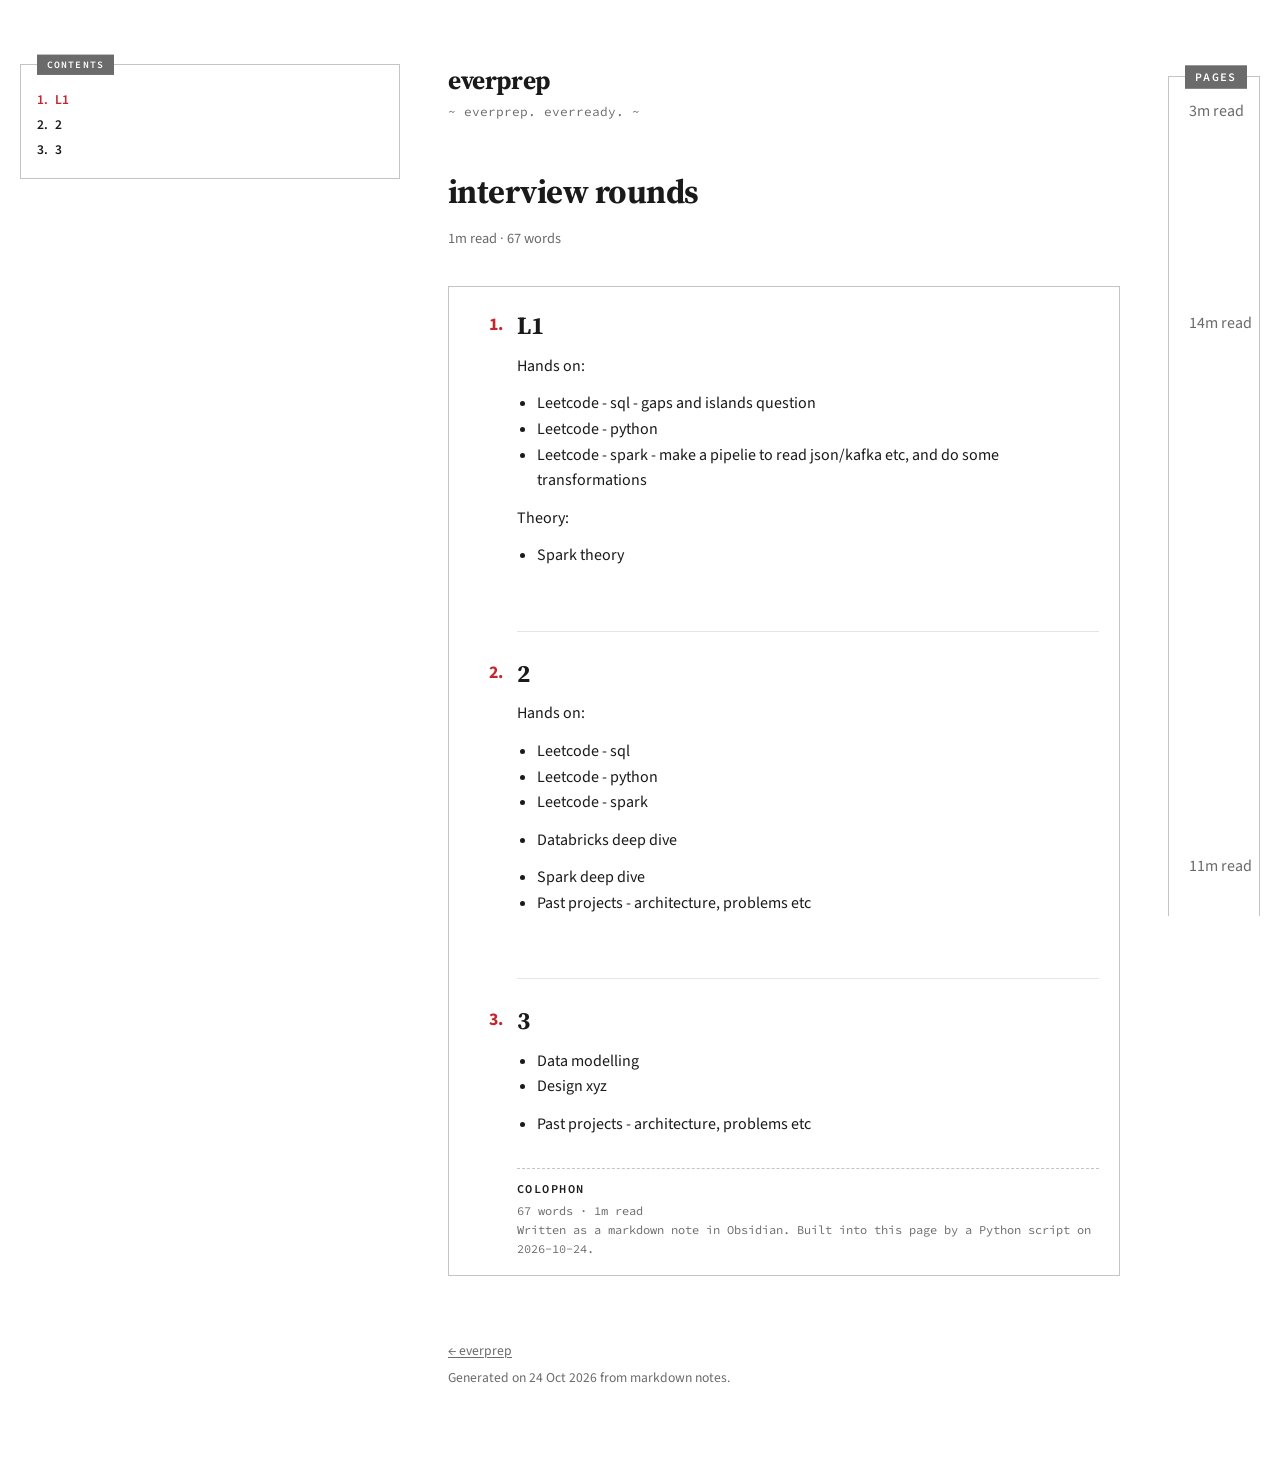
<file: website/interview-rounds.html>
<!DOCTYPE html>
<html lang="en">
<head>
    <meta charset="UTF-8">
    <meta http-equiv="X-UA-Compatible" content="IE=edge">
    <meta name="viewport" content="width=device-width, initial-scale=1.0">

    <title>interview rounds - everprep</title>
    <link rel="preconnect" href="https://fonts.googleapis.com">
    <link rel="preconnect" href="https://fonts.gstatic.com" crossorigin>
    <link href="https://fonts.googleapis.com/css2?family=Source+Serif+4:opsz,wght@8..60,600;8..60,700&family=Source+Code+Pro:wght@400;600&family=Source+Sans+3:ital,wght@0,400;0,600;0,700;1,400&display=swap" rel="stylesheet">
    <link rel="stylesheet" href="static/minimal.css">
    <link rel="stylesheet" href="static/codehilite.css">
    <link rel="stylesheet" href="static/everprep.css">

    <link rel="apple-touch-icon" sizes="180x180" href="static/favicon/apple-touch-icon.png">
    <link rel="icon" type="image/png" sizes="32x32" href="static/favicon/favicon-32x32.png">
    <link rel="icon" type="image/png" sizes="16x16" href="static/favicon/favicon-16x16.png">
    <link rel="mask-icon" href="static/favicon/safari-pinned-tab.svg" color="#5bbad5">
</head>

<body>

<div class="progress" aria-hidden="true"><span></span></div>

<div class="page article-layout">

    <nav class="site-nav">
        <div class="masthead">
            <a class="site-name" href="index.html">everprep</a>
        </div>
        <p class="tagline">~ everprep. everready. ~</p>
    </nav>

    <header>
        <h1>interview rounds</h1>
        <p class="meta">1m read &middot; 67 words</p>
    </header>

    
    <nav class="toc box" aria-label="Table of contents">
        <h2 class="box-title">Contents</h2>
        <div class="toc-scroll">
            
<ul>
    <li><a href="#l1">L1</a></li>
    <li><a href="#2">2</a></li>
    <li><a href="#3">3</a></li>
</ul>
        </div>
    </nav>
    

    <article class="prose box">
<h1 id="l1">L1</h1>
<p>Hands on:</p>
<ul>
<li>Leetcode - sql - gaps and islands question</li>
<li>Leetcode - python</li>
<li>Leetcode - spark - make a pipelie to read json/kafka etc, and do some transformations</li>
</ul>
<p>Theory:</p>
<ul>
<li>Spark theory</li>
</ul>
<h1 id="2">2</h1>
<p>Hands on:</p>
<ul>
<li>Leetcode - sql</li>
<li>Leetcode - python</li>
<li><p>Leetcode - spark</p></li>
<li><p>Databricks deep dive</p></li>
<li>Spark deep dive</li>
<li>Past projects - architecture, problems etc</li>
</ul>
<h1 id="3">3</h1>
<ul>
<li>Data modelling</li>
<li><p>Design xyz</p></li>
<li><p>Past projects - architecture, problems etc</p></li>
</ul>


        <footer class="colophon">
            <span class="colophon-title">Colophon</span>
            67 words &middot; 1m read<br>
            Written as a markdown note in Obsidian.
            Built into this page by a Python script on 2026-10-24.
        </footer>
    </article>

    <div class="more">
        <section class="box">
        <h2 class="box-title">Pages</h2>
        <ul class="list">
            
            <li>
                <span class="muted">3m read</span>
                <a href="index.html">everprep</a>
            </li>
            
            <li>
                <span class="muted">14m read</span>
                <a href="cloud-aws-services-list.html">cloud - aws services list</a>
            </li>
            
            <li>
                <span class="muted">11m read</span>
                <a href="cloud-databricks-services-and-how-they-work.html">cloud - Databricks Services and How They Work</a>
            </li>
            
            <li>
                <span class="muted">3m read</span>
                <a href="data-engineering.html">data engineering</a>
            </li>
            
            <li>
                <span class="muted">4m read</span>
                <a href="data-modelling.html">data modelling</a>
            </li>
            
            <li>
                <span class="muted">2m read</span>
                <a href="data-pipelines.html">data pipelines</a>
            </li>
            
            <li>
                <span class="muted">7m read</span>
                <a href="databricks.html">databricks</a>
            </li>
            
            <li>
                <span class="muted">1m read</span>
                <a href="delta-lake.html">Delta lake</a>
            </li>
            
            <li>
                <span class="muted">13m read</span>
                <a href="delta-lake-performance-optimization-and-maintenance.html">Delta Lake - performance optimization and maintenance</a>
            </li>
            
            <li class="is-current">
                <span class="muted">1m read</span>
                <a href="interview-rounds.html">interview rounds</a>
            </li>
            
            <li>
                <span class="muted">10m read</span>
                <a href="python-leetcode.html">python - leetcode</a>
            </li>
            
            <li>
                <span class="muted">24m read</span>
                <a href="spark-code.html">spark - code</a>
            </li>
            
            <li>
                <span class="muted">14m read</span>
                <a href="spark-theory.html">spark - theory</a>
            </li>
            
            <li>
                <span class="muted">1m read</span>
                <a href="spark-qns.html">spark qns</a>
            </li>
            
            <li>
                <span class="muted">12m read</span>
                <a href="sql.html">sql</a>
            </li>
            
        </ul>
        </section>
    </div>

    <footer class="site-footer">
        <p><a href="index.html">&larr; everprep</a></p>
        <p>Generated on 24 Oct 2026 from markdown notes.</p>
    </footer>

</div>

    <script>
        // Obsidian callouts: "> [!NOTE] Optional title" blockquotes become labelled boxes.
        (function () {
            const marker = /^\s*\[!(\w+)\][+-]?[ \t]*([^\n<]*)(?:\s*<br\s*\/?>|\n)?/;
            document.querySelectorAll(".prose blockquote").forEach(quote => {
                const first = quote.querySelector("p");
                if (!first) return;
                const match = first.innerHTML.match(marker);
                if (!match) return;

                const kind = match[1].toLowerCase();
                first.innerHTML = first.innerHTML.slice(match[0].length).trim();
                if (!first.innerHTML) first.remove();

                const title = document.createElement("p");
                title.className = "callout-title";
                const label = document.createElement("span");
                label.className = "callout-kind";
                label.textContent = kind;
                title.appendChild(label);
                if (match[2].trim()) title.appendChild(document.createTextNode(match[2].trim()));

                quote.classList.add("callout", "callout--" + kind);
                quote.prepend(title);
            });
        })();

        // Reading progress: a thin bar across the top of the page.
        (function () {
            const bar = document.querySelector(".progress span");
            if (!bar) return;
            let queued = false;
            function update() {
                queued = false;
                const max = document.documentElement.scrollHeight - window.innerHeight;
                const ratio = max > 0 ? Math.min(1, Math.max(0, window.scrollY / max)) : 0;
                bar.style.transform = "scaleX(" + ratio + ")";
            }
            function schedule() {
                if (queued) return;
                queued = true;
                requestAnimationFrame(update);
            }
            window.addEventListener("scroll", schedule, { passive: true });
            window.addEventListener("resize", schedule, { passive: true });
            update();
        })();

        (function () {
            const tocScroll = document.querySelector(".toc-scroll");
            const tocLinks = document.querySelectorAll('.toc a[href^="#"]');
            if (!tocLinks.length) return;

            // Pair every TOC link with the heading it points at, in document order.
            const entries = [];
            tocLinks.forEach(link => {
                const id = decodeURIComponent(link.hash.slice(1));
                const heading = id ? document.getElementById(id) : null;
                if (heading) entries.push({ heading, link });
            });
            if (!entries.length) return;

            entries.sort((a, b) =>
                a.heading.compareDocumentPosition(b.heading) &
                    Node.DOCUMENT_POSITION_FOLLOWING ? -1 : 1
            );

            const smooth = !window.matchMedia(
                "(prefers-reduced-motion: reduce)"
            ).matches;

            // Don't yank the TOC around while the reader is scrolling it by hand.
            let handScrolledAt = 0;
            if (tocScroll) {
                ["wheel", "touchstart", "pointerdown"].forEach(evt =>
                    tocScroll.addEventListener(
                        evt,
                        () => { handScrolledAt = Date.now(); },
                        { passive: true }
                    )
                );
            }

            // Scroll the TOC's own container (never the page) so the active
            // link sits in the middle of the list.
            function revealInToc(link) {
                if (!tocScroll) return;
                // Not scrollable: short TOC, or the stacked mobile layout.
                if (tocScroll.scrollHeight <= tocScroll.clientHeight) return;
                if (Date.now() - handScrolledAt < 1500) return;

                const containerTop = tocScroll.getBoundingClientRect().top;
                const linkRect = link.getBoundingClientRect();
                const wanted =
                    tocScroll.scrollTop +
                    (linkRect.top - containerTop) -
                    (tocScroll.clientHeight - linkRect.height) / 2;

                const top = Math.max(
                    0,
                    Math.min(
                        wanted,
                        tocScroll.scrollHeight - tocScroll.clientHeight
                    )
                );

                if (Math.abs(top - tocScroll.scrollTop) < 2) return;
                tocScroll.scrollTo({
                    top: top,
                    behavior: smooth ? "smooth" : "auto"
                });
            }

            let active = null;

            function setActive(entry) {
                if (entry === active) return;
                if (active) active.link.classList.remove("highlight");
                entry.link.classList.add("highlight");
                active = entry;
                revealInToc(entry.link);
            }

            function update() {
                // The heading that most recently crossed the reading line is
                // the one being read.
                const readingLine = window.innerHeight * 0.25;
                let current = entries[0];

                for (const entry of entries) {
                    if (entry.heading.getBoundingClientRect().top > readingLine) break;
                    current = entry;
                }

                // At the page bottom the last heading may never reach the
                // reading line, so claim it explicitly.
                const atBottom =
                    window.innerHeight + window.scrollY >=
                    document.documentElement.scrollHeight - 2;
                if (atBottom) current = entries[entries.length - 1];

                setActive(current);
            }

            let queued = false;
            function schedule() {
                if (queued) return;
                queued = true;
                requestAnimationFrame(() => {
                    queued = false;
                    update();
                });
            }

            window.addEventListener("scroll", schedule, { passive: true });
            window.addEventListener("resize", schedule, { passive: true });
            window.addEventListener("load", schedule);
            update();
        })();
    </script>
</body>
</html>
</file>
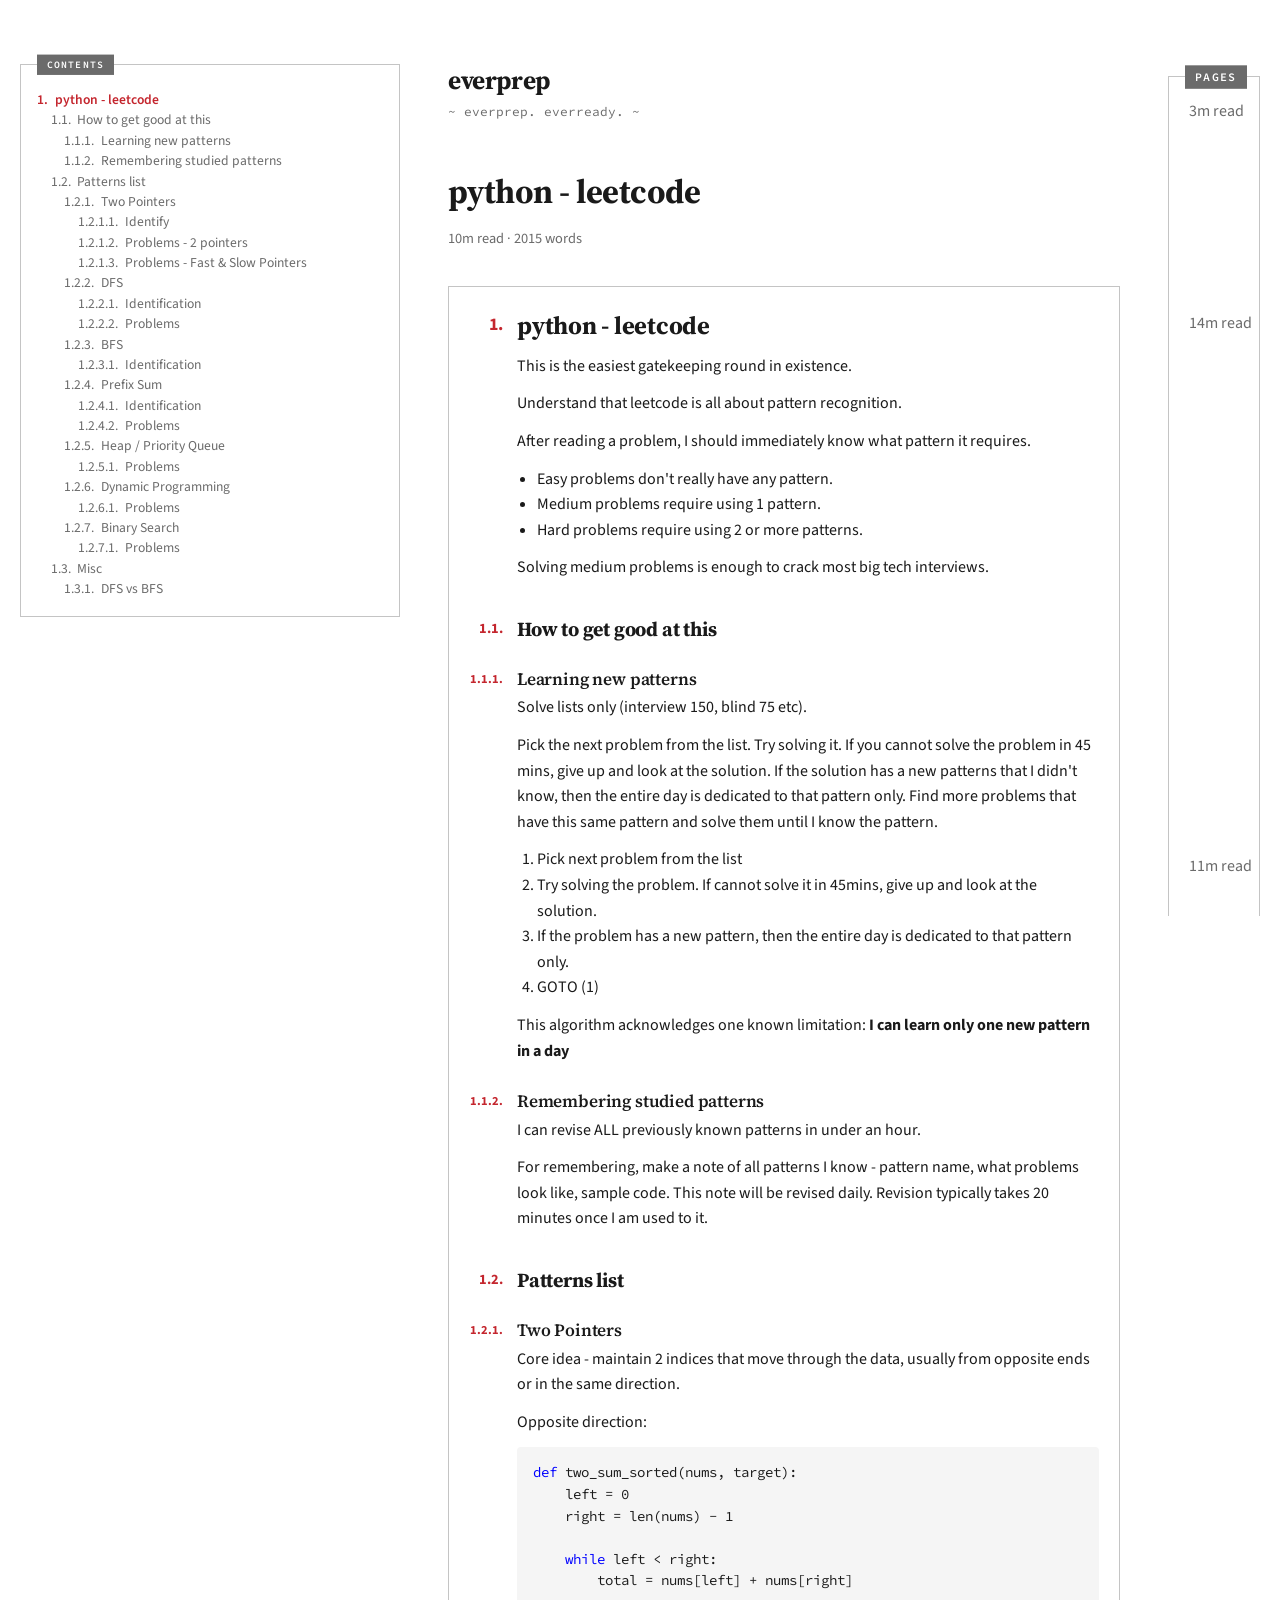
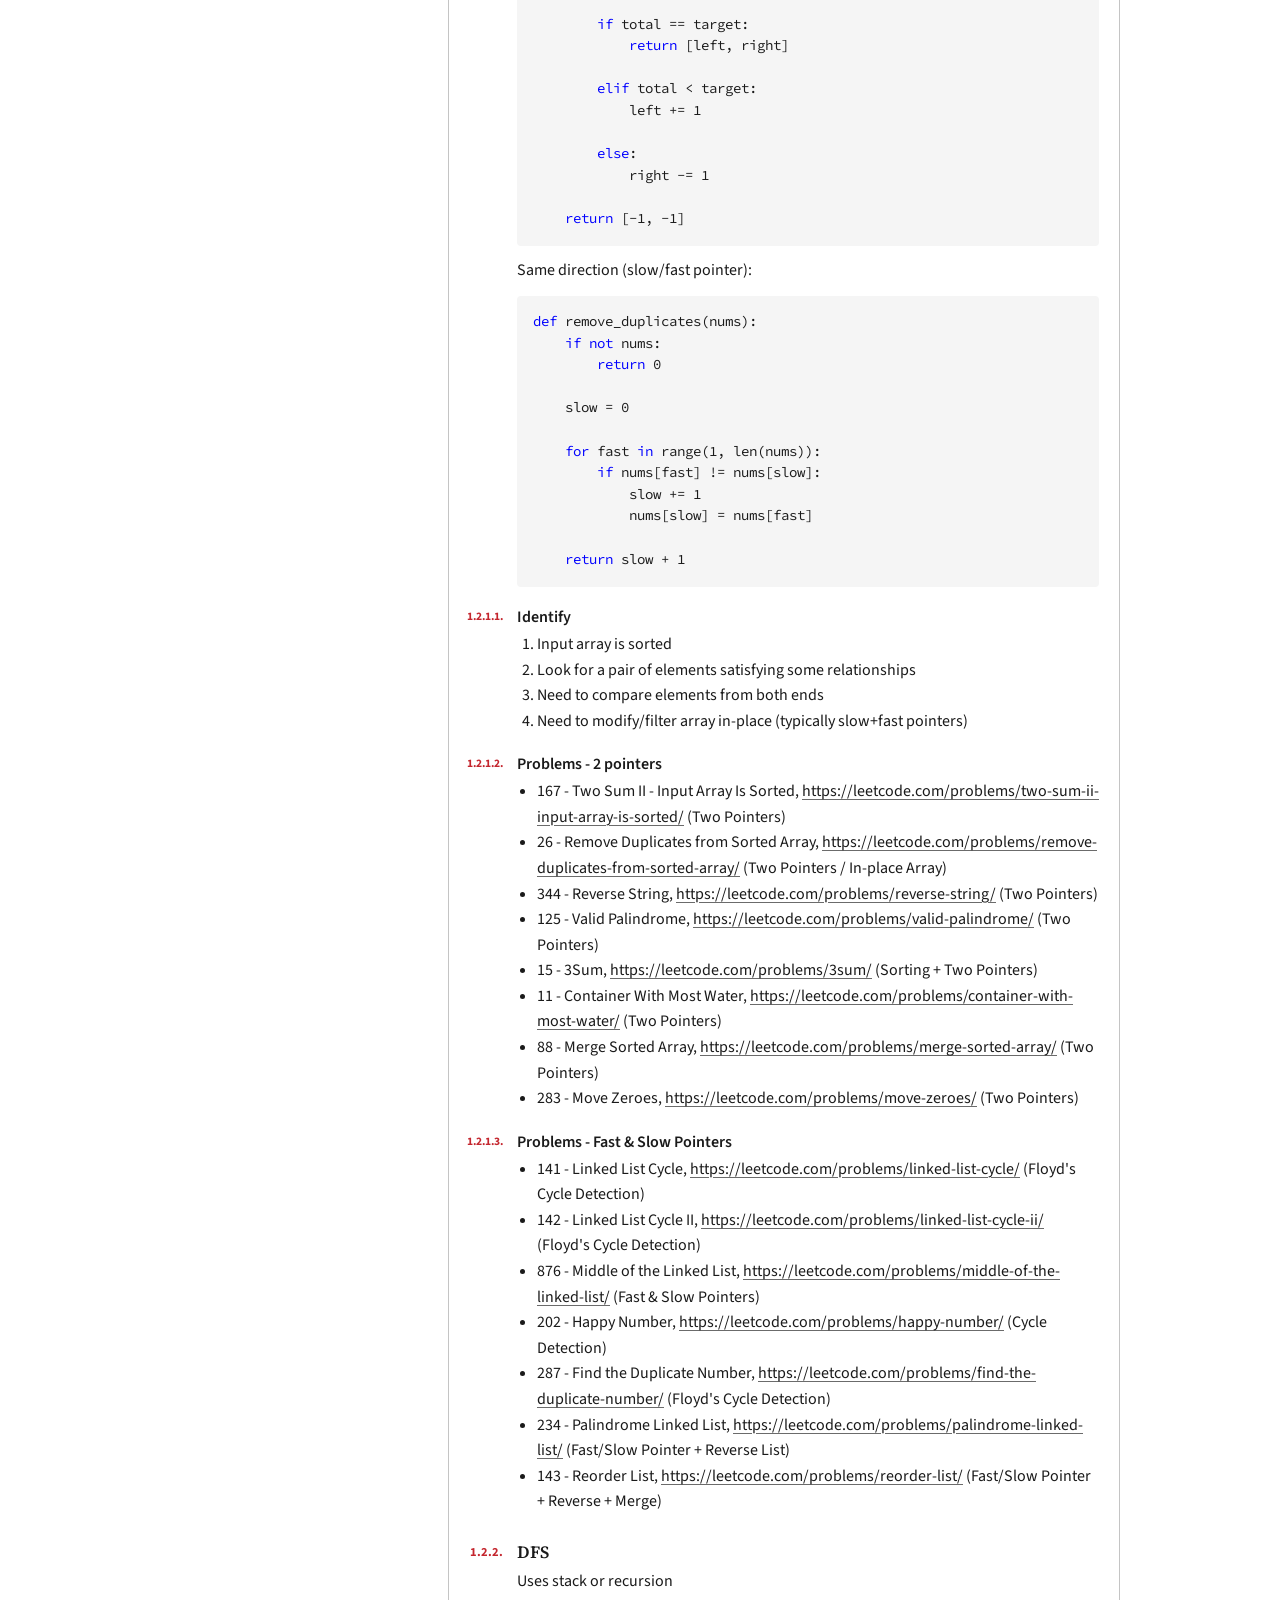
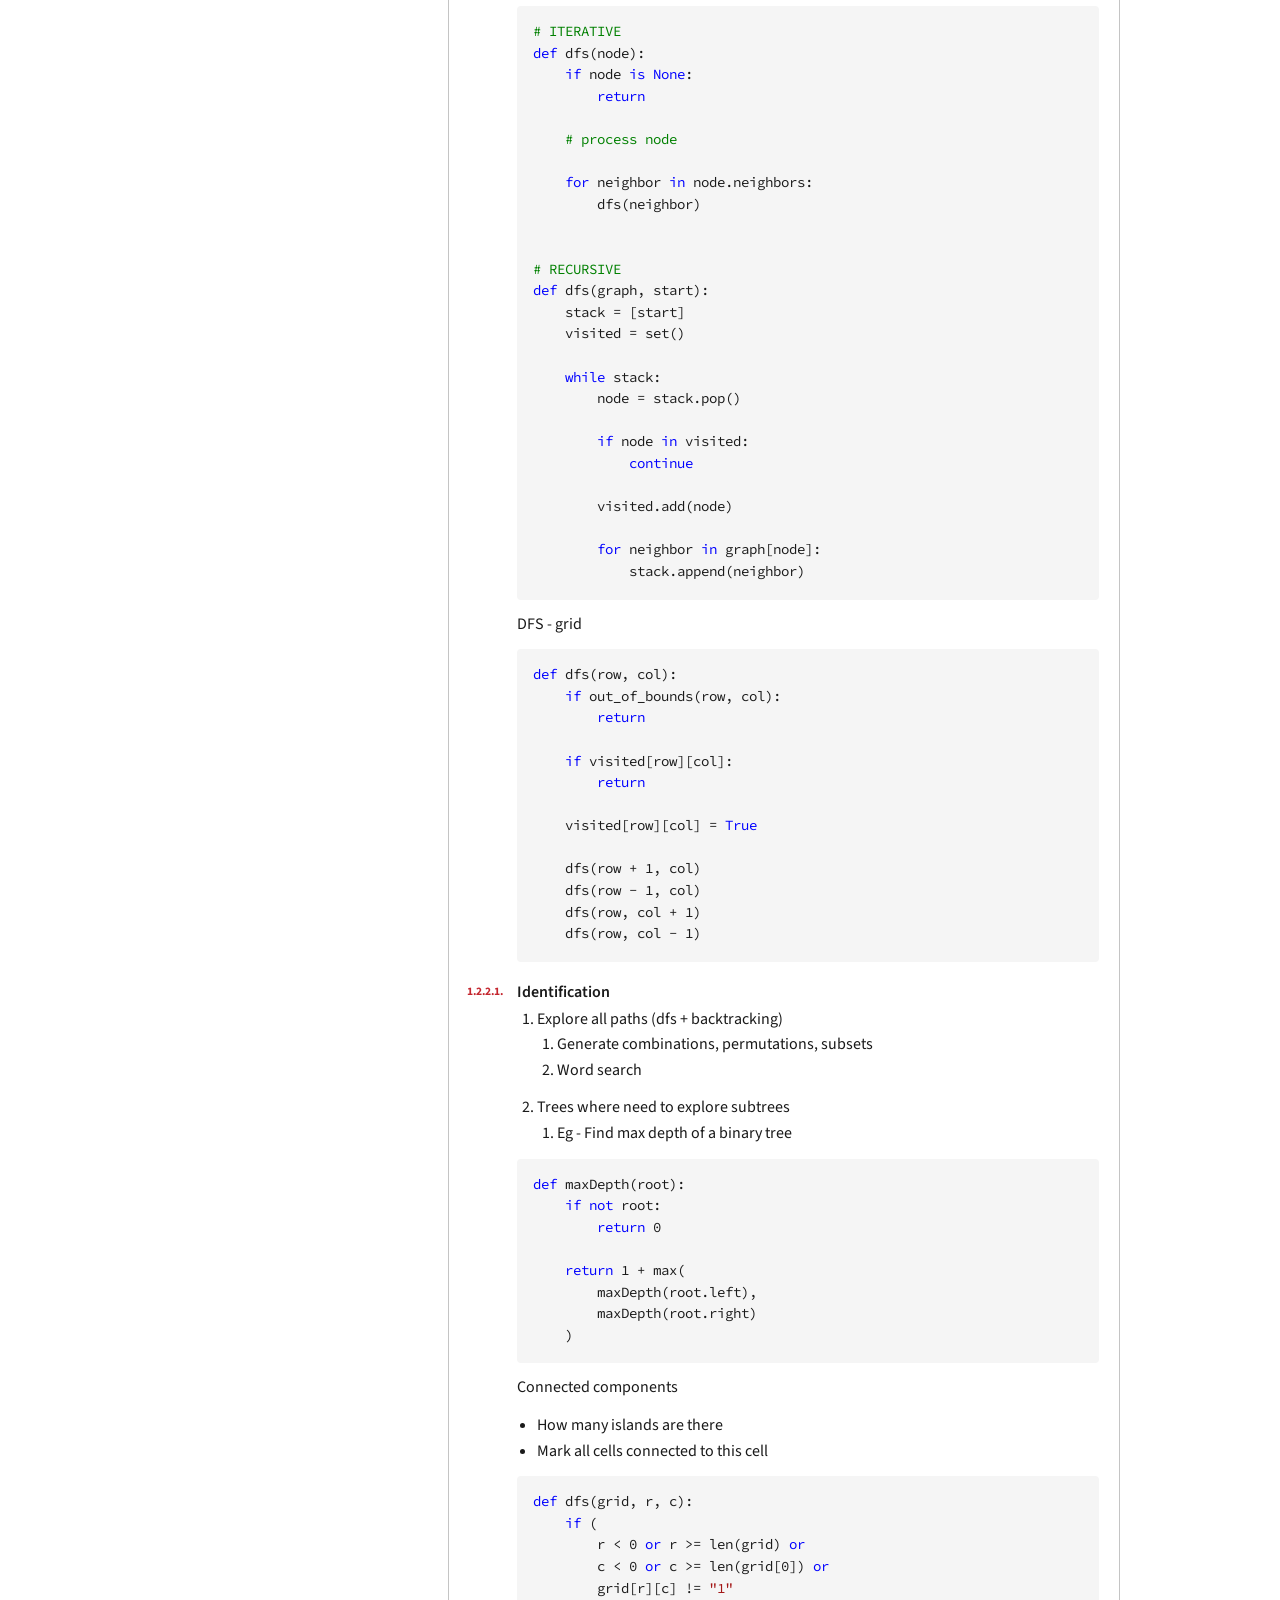
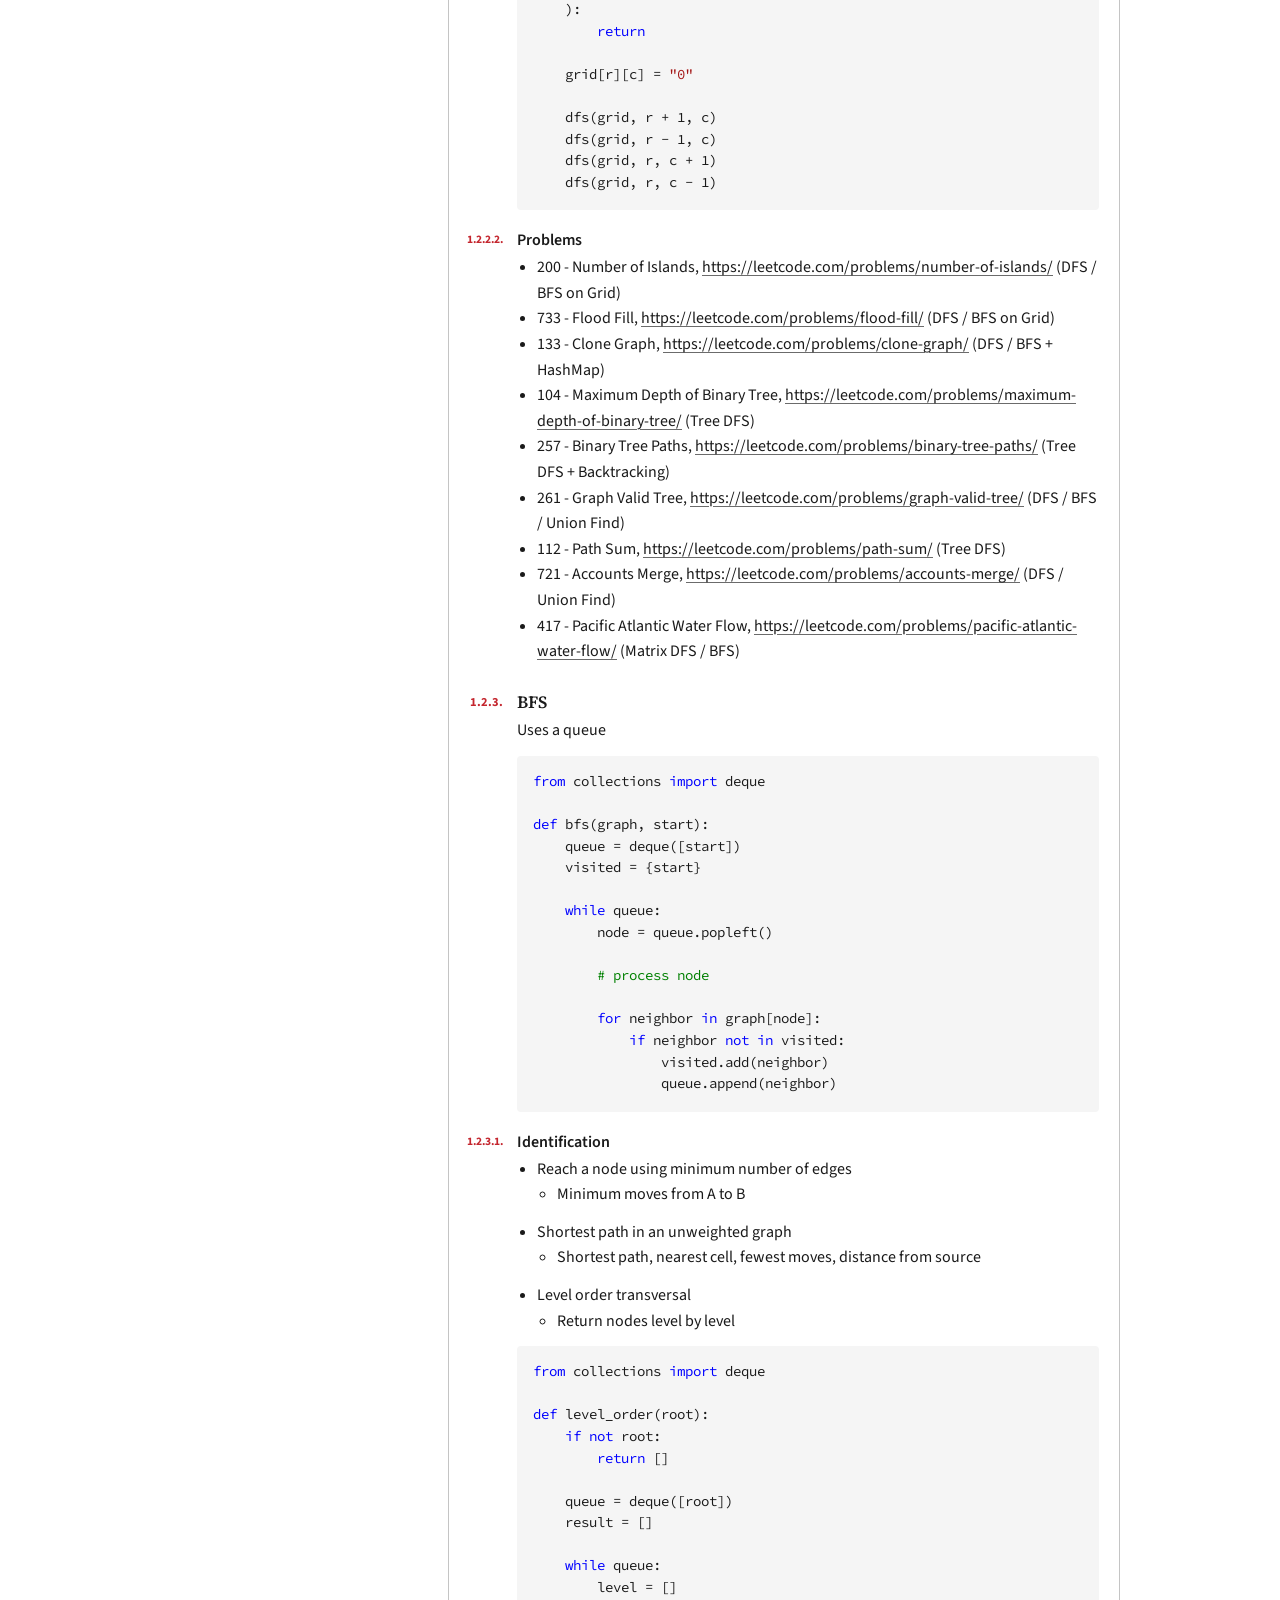
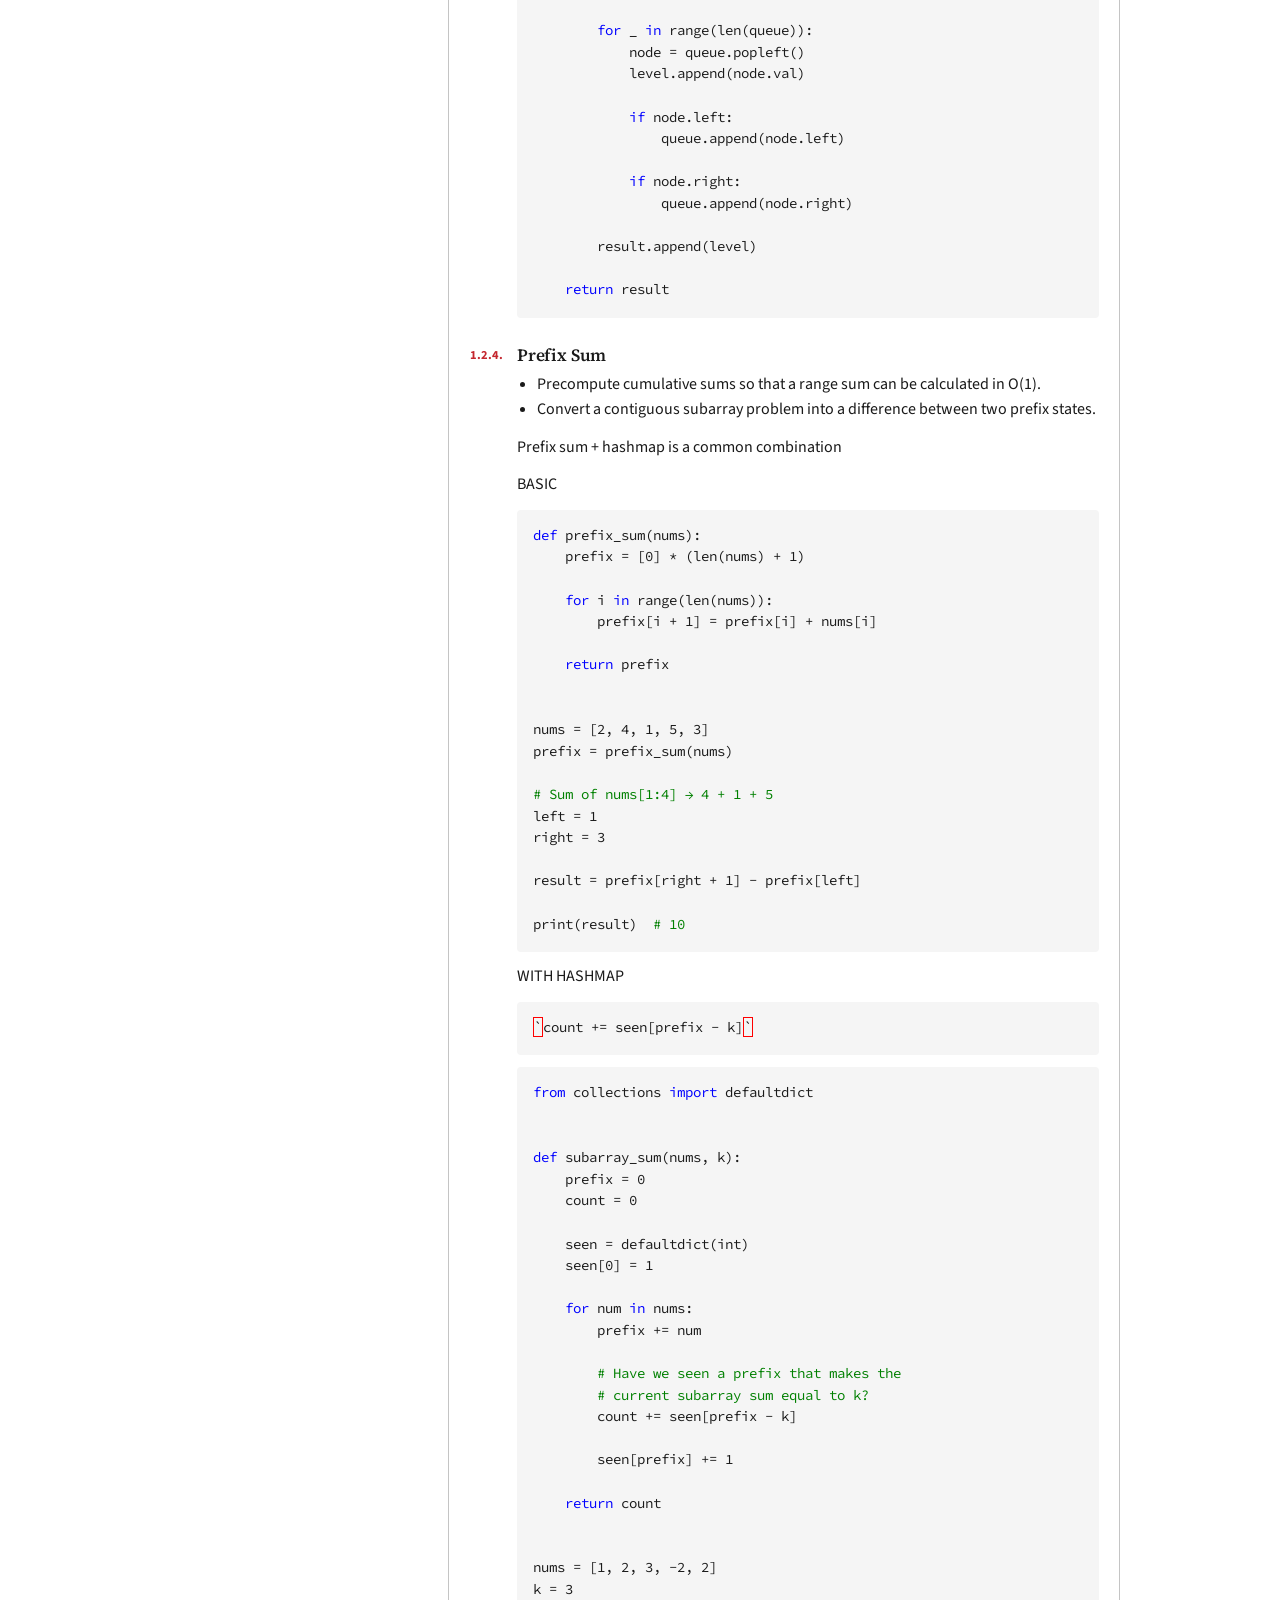
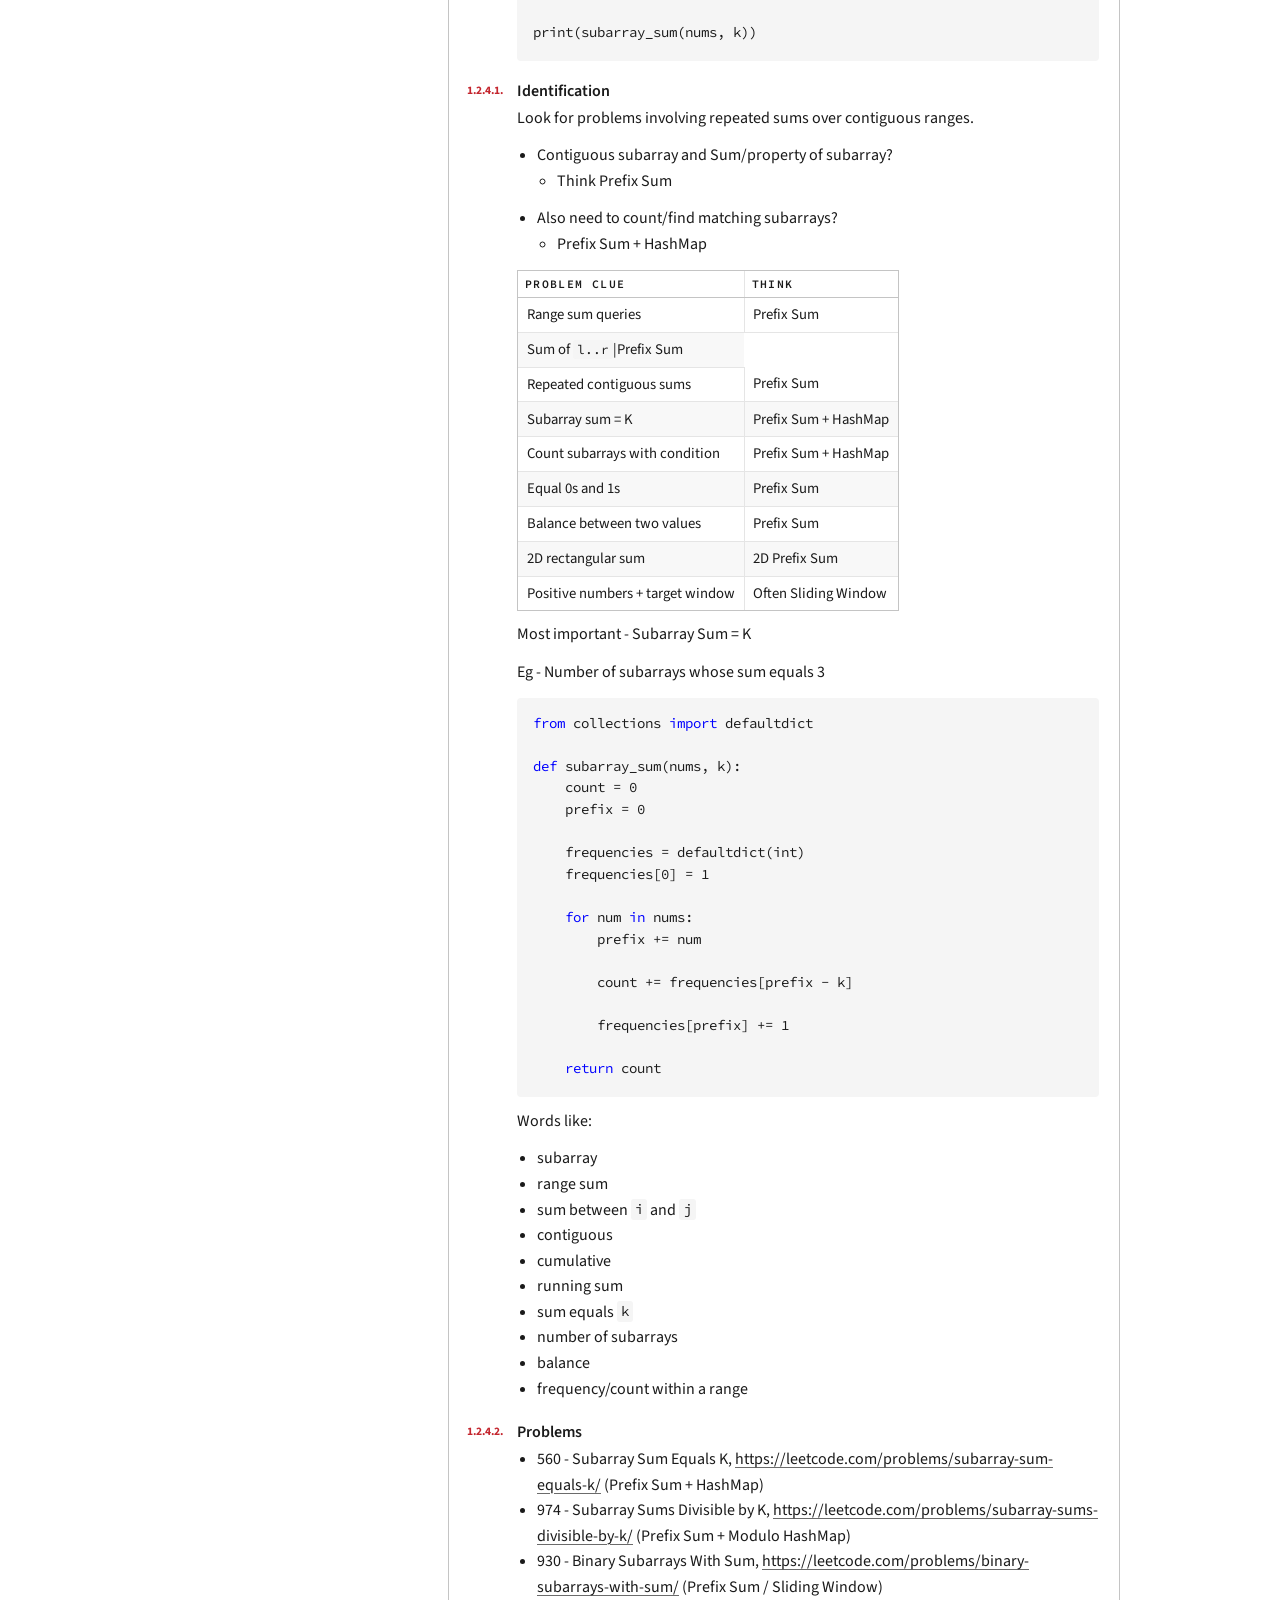
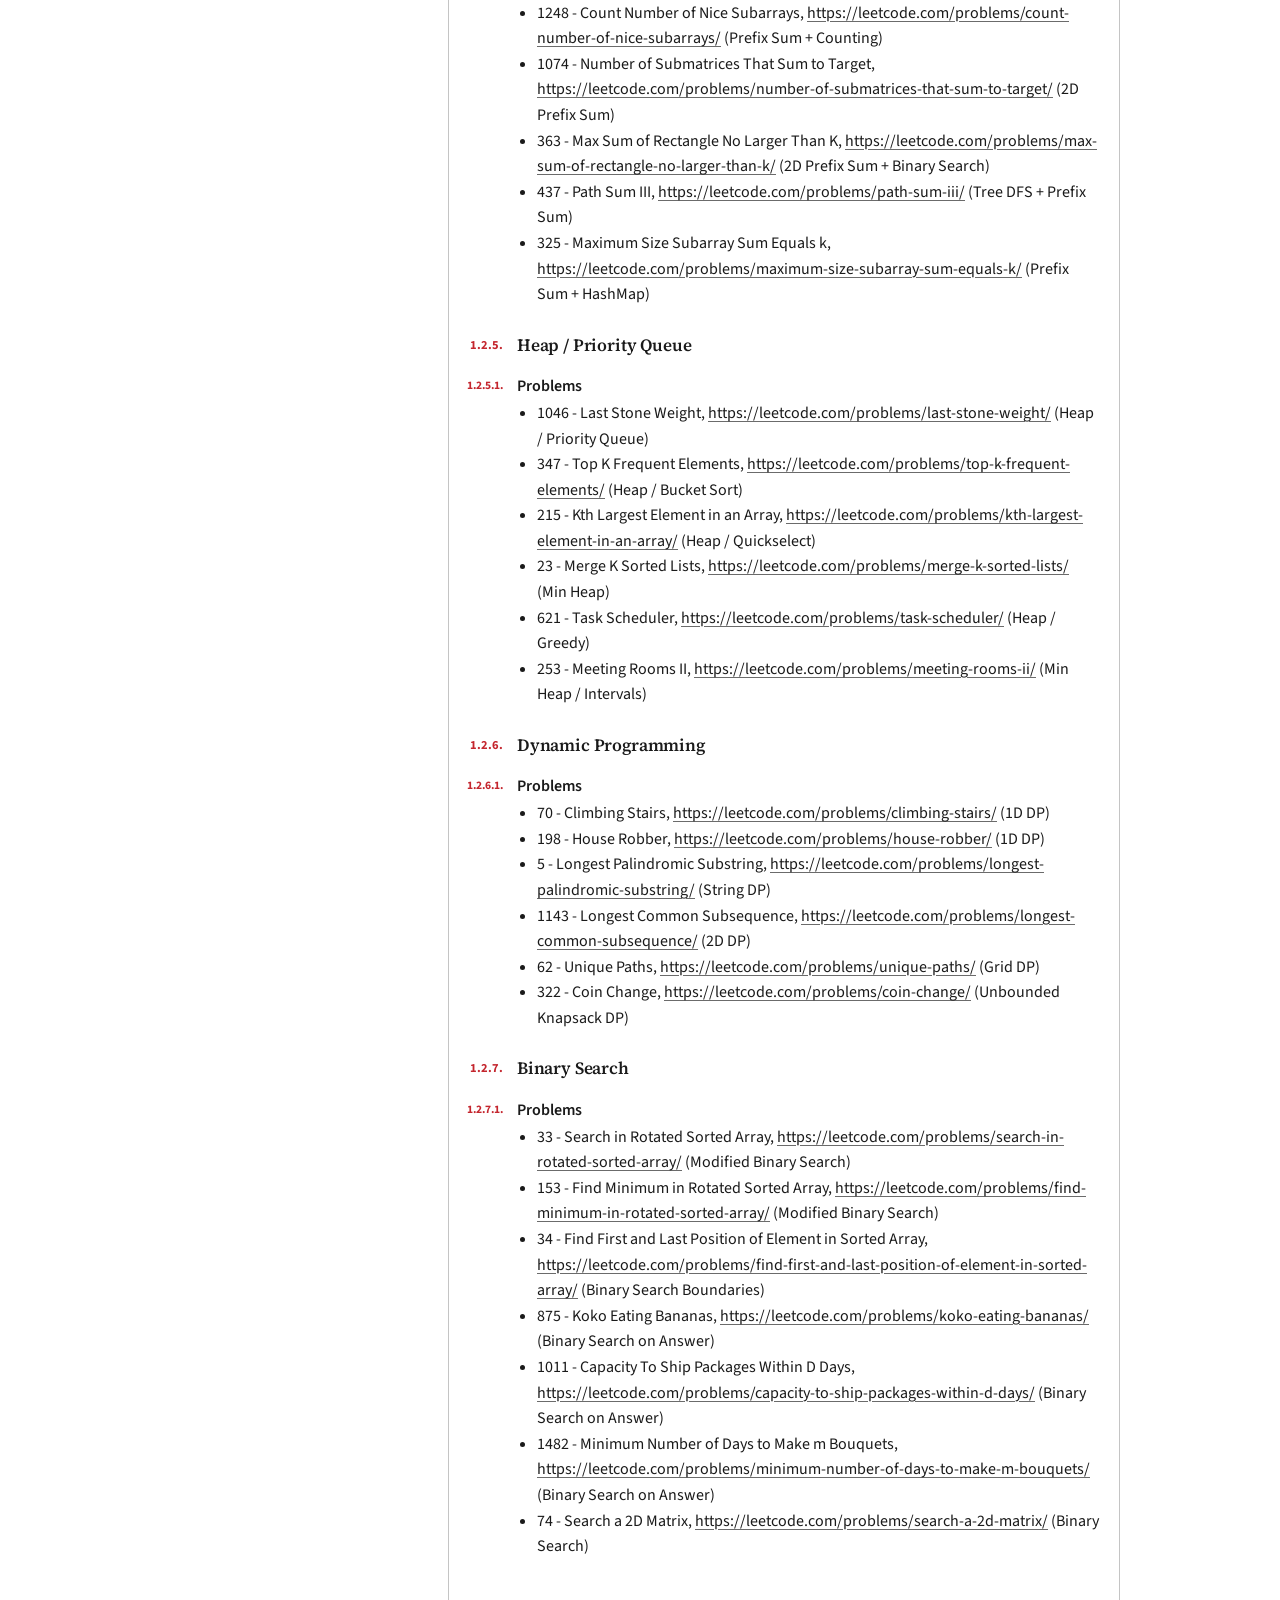
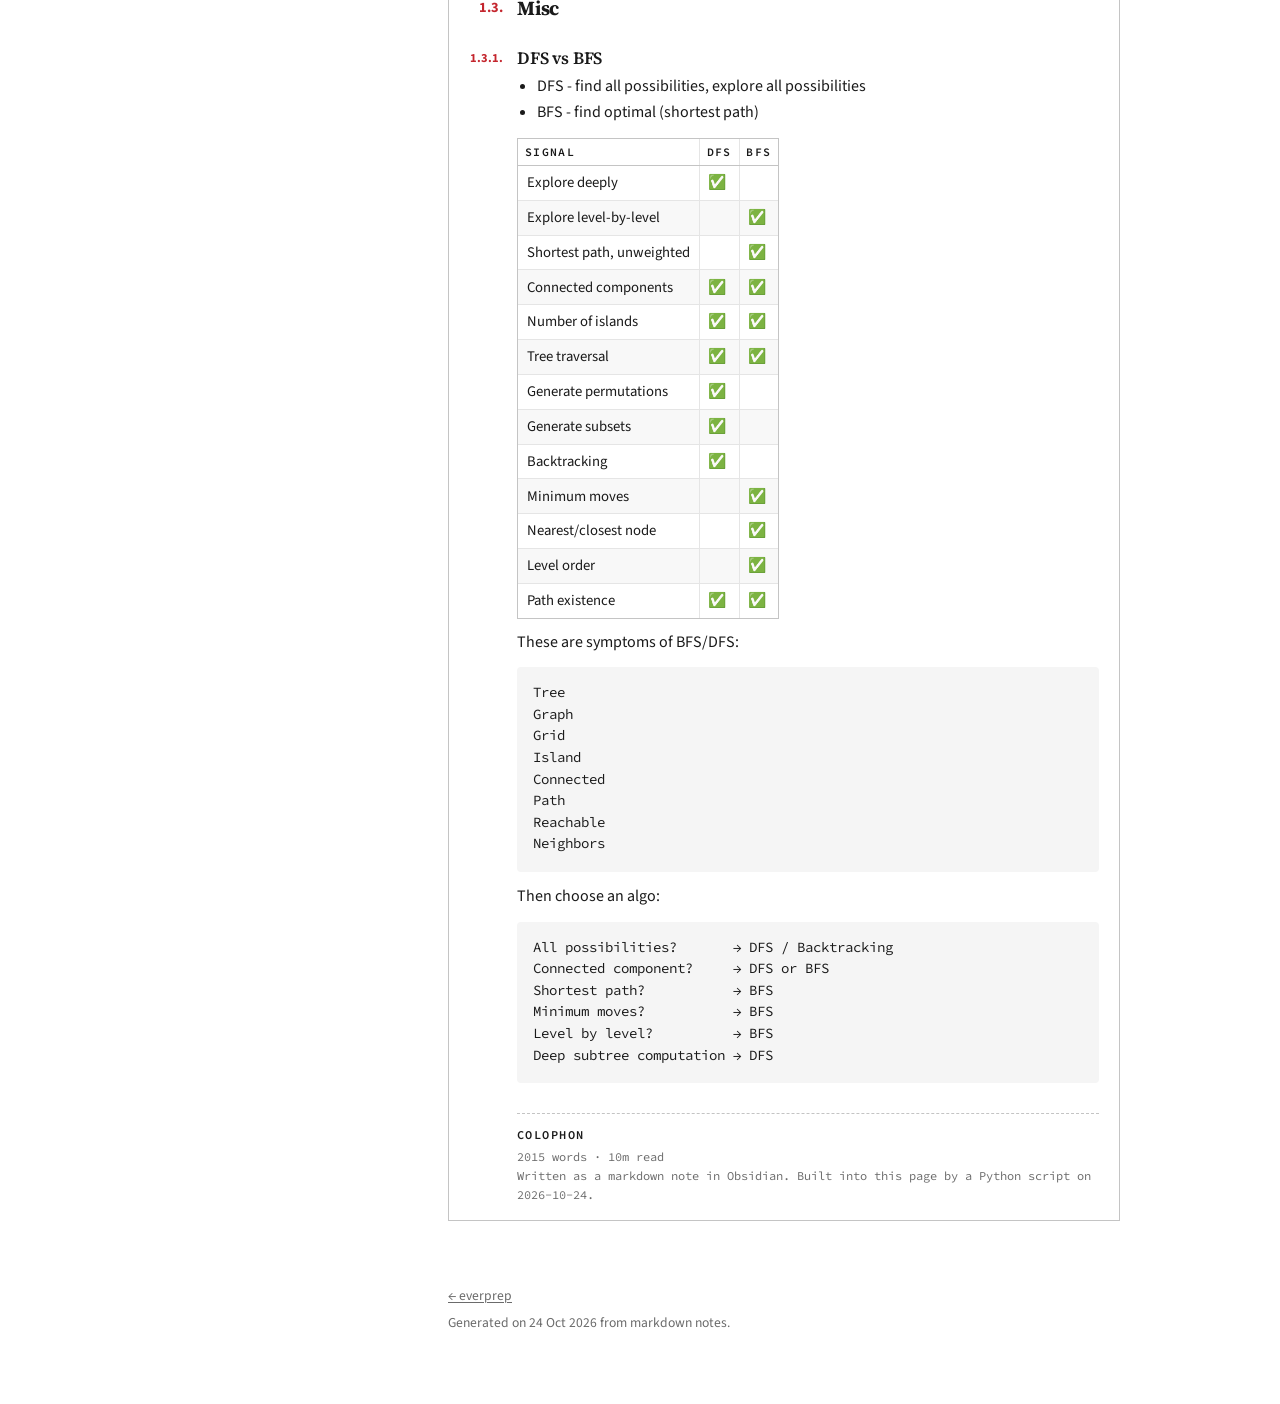
<file: website/python-leetcode.html>
<!DOCTYPE html>
<html lang="en">
<head>
    <meta charset="UTF-8">
    <meta http-equiv="X-UA-Compatible" content="IE=edge">
    <meta name="viewport" content="width=device-width, initial-scale=1.0">

    <title>python - leetcode - everprep</title>
    <link rel="preconnect" href="https://fonts.googleapis.com">
    <link rel="preconnect" href="https://fonts.gstatic.com" crossorigin>
    <link href="https://fonts.googleapis.com/css2?family=Source+Serif+4:opsz,wght@8..60,600;8..60,700&family=Source+Code+Pro:wght@400;600&family=Source+Sans+3:ital,wght@0,400;0,600;0,700;1,400&display=swap" rel="stylesheet">
    <link rel="stylesheet" href="static/minimal.css">
    <link rel="stylesheet" href="static/codehilite.css">
    <link rel="stylesheet" href="static/everprep.css">

    <link rel="apple-touch-icon" sizes="180x180" href="static/favicon/apple-touch-icon.png">
    <link rel="icon" type="image/png" sizes="32x32" href="static/favicon/favicon-32x32.png">
    <link rel="icon" type="image/png" sizes="16x16" href="static/favicon/favicon-16x16.png">
    <link rel="mask-icon" href="static/favicon/safari-pinned-tab.svg" color="#5bbad5">
</head>

<body>

<div class="progress" aria-hidden="true"><span></span></div>

<div class="page article-layout">

    <nav class="site-nav">
        <div class="masthead">
            <a class="site-name" href="index.html">everprep</a>
        </div>
        <p class="tagline">~ everprep. everready. ~</p>
    </nav>

    <header>
        <h1>python - leetcode</h1>
        <p class="meta">10m read &middot; 2015 words</p>
    </header>

    
    <nav class="toc box" aria-label="Table of contents">
        <h2 class="box-title">Contents</h2>
        <div class="toc-scroll">
            
<ul>
    <li><a href="#python-leetcode">python - leetcode</a>
<ul>
    <li><a href="#how-to-get-good-at-this">How to get good at this</a>
<ul>
    <li><a href="#learning-new-patterns">Learning new patterns</a></li>
    <li><a href="#remembering-studied-patterns">Remembering studied patterns</a></li>
</ul></li>
    <li><a href="#patterns-list">Patterns list</a>
<ul>
    <li><a href="#two-pointers">Two Pointers</a>
<ul>
    <li><a href="#identify">Identify</a></li>
    <li><a href="#problems-2-pointers">Problems - 2 pointers</a></li>
    <li><a href="#problems-fast-slow-pointers">Problems - Fast &amp; Slow Pointers</a></li>
</ul></li>
    <li><a href="#dfs">DFS</a>
<ul>
    <li><a href="#identification">Identification</a></li>
    <li><a href="#problems">Problems</a></li>
</ul></li>
    <li><a href="#bfs">BFS</a>
<ul>
    <li><a href="#identification-2">Identification</a></li>
</ul></li>
    <li><a href="#prefix-sum">Prefix Sum</a>
<ul>
    <li><a href="#identification-3">Identification</a></li>
    <li><a href="#problems-2">Problems</a></li>
</ul></li>
    <li><a href="#heap-priority-queue">Heap / Priority Queue</a>
<ul>
    <li><a href="#problems-3">Problems</a></li>
</ul></li>
    <li><a href="#dynamic-programming">Dynamic Programming</a>
<ul>
    <li><a href="#problems-4">Problems</a></li>
</ul></li>
    <li><a href="#binary-search">Binary Search</a>
<ul>
    <li><a href="#problems-5">Problems</a></li>
</ul></li>
</ul></li>
    <li><a href="#misc">Misc</a>
<ul>
    <li><a href="#dfs-vs-bfs">DFS vs BFS</a></li>
</ul></li>
</ul></li>
</ul>
        </div>
    </nav>
    

    <article class="prose box">
<h1 id="python-leetcode">python - leetcode</h1>
<p>This is the easiest gatekeeping round in existence.</p>
<p>Understand that leetcode is all about pattern recognition.</p>
<p>After reading a problem, I should immediately know what pattern it requires.</p>
<ul>
<li>Easy problems don't really have any pattern.</li>
<li>Medium problems require using 1 pattern.</li>
<li>Hard problems require using 2 or more patterns.</li>
</ul>
<p>Solving medium problems is enough to crack most big tech interviews.</p>
<h2 id="how-to-get-good-at-this">How to get good at this</h2>
<h3 id="learning-new-patterns">Learning new patterns</h3>
<p>Solve lists only (interview 150, blind 75 etc).</p>
<p>Pick the next problem from the list. Try solving it. If you cannot solve the problem in 45 mins, give up and look at the solution. If the solution has a new patterns that I didn't know, then the entire day is dedicated to that pattern only. Find more problems that have this same pattern and solve them until I know the pattern.</p>
<ol>
<li>Pick next problem from the list</li>
<li>Try solving the problem. If cannot solve it in 45mins, give up and look at the solution.</li>
<li>If the problem has a new pattern, then the entire day is dedicated to that pattern only.</li>
<li>GOTO (1)</li>
</ol>
<p>This algorithm acknowledges one known limitation: <strong>I can learn only one new pattern in a day</strong></p>
<h3 id="remembering-studied-patterns">Remembering studied patterns</h3>
<p>I can revise ALL previously known patterns in under an hour.</p>
<p>For remembering, make a note of all patterns I know - pattern name, what problems look like, sample code. This note will be revised daily. Revision typically takes 20 minutes once I am used to it.</p>
<h2 id="patterns-list">Patterns list</h2>
<h3 id="two-pointers">Two Pointers</h3>
<p>Core idea - maintain 2 indices that move through the data, usually from opposite ends or in the same direction.</p>
<p>Opposite direction:</p>
<div class="codehilite">
<pre><span></span><code><span class="k">def</span><span class="w"> </span><span class="nf">two_sum_sorted</span><span class="p">(</span><span class="n">nums</span><span class="p">,</span> <span class="n">target</span><span class="p">):</span>
    <span class="n">left</span> <span class="o">=</span> <span class="mi">0</span>
    <span class="n">right</span> <span class="o">=</span> <span class="nb">len</span><span class="p">(</span><span class="n">nums</span><span class="p">)</span> <span class="o">-</span> <span class="mi">1</span>

    <span class="k">while</span> <span class="n">left</span> <span class="o">&lt;</span> <span class="n">right</span><span class="p">:</span>
        <span class="n">total</span> <span class="o">=</span> <span class="n">nums</span><span class="p">[</span><span class="n">left</span><span class="p">]</span> <span class="o">+</span> <span class="n">nums</span><span class="p">[</span><span class="n">right</span><span class="p">]</span>

        <span class="k">if</span> <span class="n">total</span> <span class="o">==</span> <span class="n">target</span><span class="p">:</span>
            <span class="k">return</span> <span class="p">[</span><span class="n">left</span><span class="p">,</span> <span class="n">right</span><span class="p">]</span>

        <span class="k">elif</span> <span class="n">total</span> <span class="o">&lt;</span> <span class="n">target</span><span class="p">:</span>
            <span class="n">left</span> <span class="o">+=</span> <span class="mi">1</span>

        <span class="k">else</span><span class="p">:</span>
            <span class="n">right</span> <span class="o">-=</span> <span class="mi">1</span>

    <span class="k">return</span> <span class="p">[</span><span class="o">-</span><span class="mi">1</span><span class="p">,</span> <span class="o">-</span><span class="mi">1</span><span class="p">]</span>
</code></pre>
</div>
<p>Same direction (slow/fast pointer):</p>
<div class="codehilite">
<pre><span></span><code><span class="k">def</span><span class="w"> </span><span class="nf">remove_duplicates</span><span class="p">(</span><span class="n">nums</span><span class="p">):</span>
    <span class="k">if</span> <span class="ow">not</span> <span class="n">nums</span><span class="p">:</span>
        <span class="k">return</span> <span class="mi">0</span>

    <span class="n">slow</span> <span class="o">=</span> <span class="mi">0</span>

    <span class="k">for</span> <span class="n">fast</span> <span class="ow">in</span> <span class="nb">range</span><span class="p">(</span><span class="mi">1</span><span class="p">,</span> <span class="nb">len</span><span class="p">(</span><span class="n">nums</span><span class="p">)):</span>
        <span class="k">if</span> <span class="n">nums</span><span class="p">[</span><span class="n">fast</span><span class="p">]</span> <span class="o">!=</span> <span class="n">nums</span><span class="p">[</span><span class="n">slow</span><span class="p">]:</span>
            <span class="n">slow</span> <span class="o">+=</span> <span class="mi">1</span>
            <span class="n">nums</span><span class="p">[</span><span class="n">slow</span><span class="p">]</span> <span class="o">=</span> <span class="n">nums</span><span class="p">[</span><span class="n">fast</span><span class="p">]</span>

    <span class="k">return</span> <span class="n">slow</span> <span class="o">+</span> <span class="mi">1</span>
</code></pre>
</div>
<h4 id="identify">Identify</h4>
<ol>
<li>Input array is sorted</li>
<li>Look for a pair of elements satisfying some relationships</li>
<li>Need to compare elements from both ends</li>
<li>Need to modify/filter array in-place (typically slow+fast pointers)</li>
</ol>
<h4 id="problems-2-pointers">Problems - 2 pointers</h4>
<ul>
<li>167 - Two Sum II - Input Array Is Sorted, <a href="https://leetcode.com/problems/two-sum-ii-input-array-is-sorted/">https://leetcode.com/problems/two-sum-ii-input-array-is-sorted/</a> (Two Pointers)</li>
<li>26 - Remove Duplicates from Sorted Array, <a href="https://leetcode.com/problems/remove-duplicates-from-sorted-array/">https://leetcode.com/problems/remove-duplicates-from-sorted-array/</a> (Two Pointers / In-place Array)</li>
<li>344 - Reverse String, <a href="https://leetcode.com/problems/reverse-string/">https://leetcode.com/problems/reverse-string/</a> (Two Pointers)</li>
<li>125 - Valid Palindrome, <a href="https://leetcode.com/problems/valid-palindrome/">https://leetcode.com/problems/valid-palindrome/</a> (Two Pointers)</li>
<li>15 - 3Sum, <a href="https://leetcode.com/problems/3sum/">https://leetcode.com/problems/3sum/</a> (Sorting + Two Pointers)</li>
<li>11 - Container With Most Water, <a href="https://leetcode.com/problems/container-with-most-water/">https://leetcode.com/problems/container-with-most-water/</a> (Two Pointers)</li>
<li>88 - Merge Sorted Array, <a href="https://leetcode.com/problems/merge-sorted-array/">https://leetcode.com/problems/merge-sorted-array/</a> (Two Pointers)</li>
<li>283 - Move Zeroes, <a href="https://leetcode.com/problems/move-zeroes/">https://leetcode.com/problems/move-zeroes/</a> (Two Pointers)</li>
</ul>
<h4 id="problems-fast-slow-pointers">Problems - Fast &amp; Slow Pointers</h4>
<ul>
<li>141 - Linked List Cycle, <a href="https://leetcode.com/problems/linked-list-cycle/">https://leetcode.com/problems/linked-list-cycle/</a> (Floyd's Cycle Detection)</li>
<li>142 - Linked List Cycle II, <a href="https://leetcode.com/problems/linked-list-cycle-ii/">https://leetcode.com/problems/linked-list-cycle-ii/</a> (Floyd's Cycle Detection)</li>
<li>876 - Middle of the Linked List, <a href="https://leetcode.com/problems/middle-of-the-linked-list/">https://leetcode.com/problems/middle-of-the-linked-list/</a> (Fast &amp; Slow Pointers)</li>
<li>202 - Happy Number, <a href="https://leetcode.com/problems/happy-number/">https://leetcode.com/problems/happy-number/</a> (Cycle Detection)</li>
<li>287 - Find the Duplicate Number, <a href="https://leetcode.com/problems/find-the-duplicate-number/">https://leetcode.com/problems/find-the-duplicate-number/</a> (Floyd's Cycle Detection)</li>
<li>234 - Palindrome Linked List, <a href="https://leetcode.com/problems/palindrome-linked-list/">https://leetcode.com/problems/palindrome-linked-list/</a> (Fast/Slow Pointer + Reverse List)</li>
<li>143 - Reorder List, <a href="https://leetcode.com/problems/reorder-list/">https://leetcode.com/problems/reorder-list/</a> (Fast/Slow Pointer + Reverse + Merge)</li>
</ul>
<h3 id="dfs">DFS</h3>
<p>Uses stack or recursion</p>
<div class="codehilite">
<pre><span></span><code><span class="c1"># ITERATIVE</span>
<span class="k">def</span><span class="w"> </span><span class="nf">dfs</span><span class="p">(</span><span class="n">node</span><span class="p">):</span>
    <span class="k">if</span> <span class="n">node</span> <span class="ow">is</span> <span class="kc">None</span><span class="p">:</span>
        <span class="k">return</span>

    <span class="c1"># process node</span>

    <span class="k">for</span> <span class="n">neighbor</span> <span class="ow">in</span> <span class="n">node</span><span class="o">.</span><span class="n">neighbors</span><span class="p">:</span>
        <span class="n">dfs</span><span class="p">(</span><span class="n">neighbor</span><span class="p">)</span>


<span class="c1"># RECURSIVE</span>
<span class="k">def</span><span class="w"> </span><span class="nf">dfs</span><span class="p">(</span><span class="n">graph</span><span class="p">,</span> <span class="n">start</span><span class="p">):</span>
    <span class="n">stack</span> <span class="o">=</span> <span class="p">[</span><span class="n">start</span><span class="p">]</span>
    <span class="n">visited</span> <span class="o">=</span> <span class="nb">set</span><span class="p">()</span>

    <span class="k">while</span> <span class="n">stack</span><span class="p">:</span>
        <span class="n">node</span> <span class="o">=</span> <span class="n">stack</span><span class="o">.</span><span class="n">pop</span><span class="p">()</span>

        <span class="k">if</span> <span class="n">node</span> <span class="ow">in</span> <span class="n">visited</span><span class="p">:</span>
            <span class="k">continue</span>

        <span class="n">visited</span><span class="o">.</span><span class="n">add</span><span class="p">(</span><span class="n">node</span><span class="p">)</span>

        <span class="k">for</span> <span class="n">neighbor</span> <span class="ow">in</span> <span class="n">graph</span><span class="p">[</span><span class="n">node</span><span class="p">]:</span>
            <span class="n">stack</span><span class="o">.</span><span class="n">append</span><span class="p">(</span><span class="n">neighbor</span><span class="p">)</span>
</code></pre>
</div>
<p>DFS - grid</p>
<div class="codehilite">
<pre><span></span><code><span class="k">def</span><span class="w"> </span><span class="nf">dfs</span><span class="p">(</span><span class="n">row</span><span class="p">,</span> <span class="n">col</span><span class="p">):</span>
    <span class="k">if</span> <span class="n">out_of_bounds</span><span class="p">(</span><span class="n">row</span><span class="p">,</span> <span class="n">col</span><span class="p">):</span>
        <span class="k">return</span>

    <span class="k">if</span> <span class="n">visited</span><span class="p">[</span><span class="n">row</span><span class="p">][</span><span class="n">col</span><span class="p">]:</span>
        <span class="k">return</span>

    <span class="n">visited</span><span class="p">[</span><span class="n">row</span><span class="p">][</span><span class="n">col</span><span class="p">]</span> <span class="o">=</span> <span class="kc">True</span>

    <span class="n">dfs</span><span class="p">(</span><span class="n">row</span> <span class="o">+</span> <span class="mi">1</span><span class="p">,</span> <span class="n">col</span><span class="p">)</span>
    <span class="n">dfs</span><span class="p">(</span><span class="n">row</span> <span class="o">-</span> <span class="mi">1</span><span class="p">,</span> <span class="n">col</span><span class="p">)</span>
    <span class="n">dfs</span><span class="p">(</span><span class="n">row</span><span class="p">,</span> <span class="n">col</span> <span class="o">+</span> <span class="mi">1</span><span class="p">)</span>
    <span class="n">dfs</span><span class="p">(</span><span class="n">row</span><span class="p">,</span> <span class="n">col</span> <span class="o">-</span> <span class="mi">1</span><span class="p">)</span>
</code></pre>
</div>
<h4 id="identification">Identification</h4>
<ol>
<li>Explore all paths (dfs + backtracking)
<ol>
<li>Generate combinations, permutations, subsets</li>
<li>Word search</li>
</ol></li>
<li>Trees where need to explore subtrees
<ol>
<li>Eg - Find max depth of a binary tree</li>
</ol></li>
</ol>
<div class="codehilite">
<pre><span></span><code><span class="k">def</span><span class="w"> </span><span class="nf">maxDepth</span><span class="p">(</span><span class="n">root</span><span class="p">):</span>
    <span class="k">if</span> <span class="ow">not</span> <span class="n">root</span><span class="p">:</span>
        <span class="k">return</span> <span class="mi">0</span>

    <span class="k">return</span> <span class="mi">1</span> <span class="o">+</span> <span class="nb">max</span><span class="p">(</span>
        <span class="n">maxDepth</span><span class="p">(</span><span class="n">root</span><span class="o">.</span><span class="n">left</span><span class="p">),</span>
        <span class="n">maxDepth</span><span class="p">(</span><span class="n">root</span><span class="o">.</span><span class="n">right</span><span class="p">)</span>
    <span class="p">)</span>
</code></pre>
</div>
<p>Connected components</p>
<ul>
<li>How many islands are there</li>
<li>Mark all cells connected to this cell</li>
</ul>
<div class="codehilite">
<pre><span></span><code><span class="k">def</span><span class="w"> </span><span class="nf">dfs</span><span class="p">(</span><span class="n">grid</span><span class="p">,</span> <span class="n">r</span><span class="p">,</span> <span class="n">c</span><span class="p">):</span>
    <span class="k">if</span> <span class="p">(</span>
        <span class="n">r</span> <span class="o">&lt;</span> <span class="mi">0</span> <span class="ow">or</span> <span class="n">r</span> <span class="o">&gt;=</span> <span class="nb">len</span><span class="p">(</span><span class="n">grid</span><span class="p">)</span> <span class="ow">or</span>
        <span class="n">c</span> <span class="o">&lt;</span> <span class="mi">0</span> <span class="ow">or</span> <span class="n">c</span> <span class="o">&gt;=</span> <span class="nb">len</span><span class="p">(</span><span class="n">grid</span><span class="p">[</span><span class="mi">0</span><span class="p">])</span> <span class="ow">or</span>
        <span class="n">grid</span><span class="p">[</span><span class="n">r</span><span class="p">][</span><span class="n">c</span><span class="p">]</span> <span class="o">!=</span> <span class="s2">"1"</span>
    <span class="p">):</span>
        <span class="k">return</span>

    <span class="n">grid</span><span class="p">[</span><span class="n">r</span><span class="p">][</span><span class="n">c</span><span class="p">]</span> <span class="o">=</span> <span class="s2">"0"</span>

    <span class="n">dfs</span><span class="p">(</span><span class="n">grid</span><span class="p">,</span> <span class="n">r</span> <span class="o">+</span> <span class="mi">1</span><span class="p">,</span> <span class="n">c</span><span class="p">)</span>
    <span class="n">dfs</span><span class="p">(</span><span class="n">grid</span><span class="p">,</span> <span class="n">r</span> <span class="o">-</span> <span class="mi">1</span><span class="p">,</span> <span class="n">c</span><span class="p">)</span>
    <span class="n">dfs</span><span class="p">(</span><span class="n">grid</span><span class="p">,</span> <span class="n">r</span><span class="p">,</span> <span class="n">c</span> <span class="o">+</span> <span class="mi">1</span><span class="p">)</span>
    <span class="n">dfs</span><span class="p">(</span><span class="n">grid</span><span class="p">,</span> <span class="n">r</span><span class="p">,</span> <span class="n">c</span> <span class="o">-</span> <span class="mi">1</span><span class="p">)</span>
</code></pre>
</div>
<h4 id="problems">Problems</h4>
<ul>
<li>200 - Number of Islands, <a href="https://leetcode.com/problems/number-of-islands/">https://leetcode.com/problems/number-of-islands/</a> (DFS / BFS on Grid)</li>
<li>733 - Flood Fill, <a href="https://leetcode.com/problems/flood-fill/">https://leetcode.com/problems/flood-fill/</a> (DFS / BFS on Grid)</li>
<li>133 - Clone Graph, <a href="https://leetcode.com/problems/clone-graph/">https://leetcode.com/problems/clone-graph/</a> (DFS / BFS + HashMap)</li>
<li>104 - Maximum Depth of Binary Tree, <a href="https://leetcode.com/problems/maximum-depth-of-binary-tree/">https://leetcode.com/problems/maximum-depth-of-binary-tree/</a> (Tree DFS)</li>
<li>257 - Binary Tree Paths, <a href="https://leetcode.com/problems/binary-tree-paths/">https://leetcode.com/problems/binary-tree-paths/</a> (Tree DFS + Backtracking)</li>
<li>261 - Graph Valid Tree, <a href="https://leetcode.com/problems/graph-valid-tree/">https://leetcode.com/problems/graph-valid-tree/</a> (DFS / BFS / Union Find)</li>
<li>112 - Path Sum, <a href="https://leetcode.com/problems/path-sum/">https://leetcode.com/problems/path-sum/</a> (Tree DFS)</li>
<li>721 - Accounts Merge, <a href="https://leetcode.com/problems/accounts-merge/">https://leetcode.com/problems/accounts-merge/</a> (DFS / Union Find)</li>
<li>417 - Pacific Atlantic Water Flow, <a href="https://leetcode.com/problems/pacific-atlantic-water-flow/">https://leetcode.com/problems/pacific-atlantic-water-flow/</a> (Matrix DFS / BFS)</li>
</ul>
<h3 id="bfs">BFS</h3>
<p>Uses a queue</p>
<div class="codehilite">
<pre><span></span><code><span class="kn">from</span><span class="w"> </span><span class="nn">collections</span><span class="w"> </span><span class="kn">import</span> <span class="n">deque</span>

<span class="k">def</span><span class="w"> </span><span class="nf">bfs</span><span class="p">(</span><span class="n">graph</span><span class="p">,</span> <span class="n">start</span><span class="p">):</span>
    <span class="n">queue</span> <span class="o">=</span> <span class="n">deque</span><span class="p">([</span><span class="n">start</span><span class="p">])</span>
    <span class="n">visited</span> <span class="o">=</span> <span class="p">{</span><span class="n">start</span><span class="p">}</span>

    <span class="k">while</span> <span class="n">queue</span><span class="p">:</span>
        <span class="n">node</span> <span class="o">=</span> <span class="n">queue</span><span class="o">.</span><span class="n">popleft</span><span class="p">()</span>

        <span class="c1"># process node</span>

        <span class="k">for</span> <span class="n">neighbor</span> <span class="ow">in</span> <span class="n">graph</span><span class="p">[</span><span class="n">node</span><span class="p">]:</span>
            <span class="k">if</span> <span class="n">neighbor</span> <span class="ow">not</span> <span class="ow">in</span> <span class="n">visited</span><span class="p">:</span>
                <span class="n">visited</span><span class="o">.</span><span class="n">add</span><span class="p">(</span><span class="n">neighbor</span><span class="p">)</span>
                <span class="n">queue</span><span class="o">.</span><span class="n">append</span><span class="p">(</span><span class="n">neighbor</span><span class="p">)</span>
</code></pre>
</div>
<h4 id="identification-2">Identification</h4>
<ul>
<li>Reach a node using minimum number of edges
<ul>
<li>Minimum moves from A to B</li>
</ul></li>
<li>Shortest path in an unweighted graph
<ul>
<li>Shortest path, nearest cell, fewest moves, distance from source</li>
</ul></li>
<li>Level order transversal
<ul>
<li>Return nodes level by level</li>
</ul></li>
</ul>
<div class="codehilite">
<pre><span></span><code><span class="kn">from</span><span class="w"> </span><span class="nn">collections</span><span class="w"> </span><span class="kn">import</span> <span class="n">deque</span>

<span class="k">def</span><span class="w"> </span><span class="nf">level_order</span><span class="p">(</span><span class="n">root</span><span class="p">):</span>
    <span class="k">if</span> <span class="ow">not</span> <span class="n">root</span><span class="p">:</span>
        <span class="k">return</span> <span class="p">[]</span>

    <span class="n">queue</span> <span class="o">=</span> <span class="n">deque</span><span class="p">([</span><span class="n">root</span><span class="p">])</span>
    <span class="n">result</span> <span class="o">=</span> <span class="p">[]</span>

    <span class="k">while</span> <span class="n">queue</span><span class="p">:</span>
        <span class="n">level</span> <span class="o">=</span> <span class="p">[]</span>

        <span class="k">for</span> <span class="n">_</span> <span class="ow">in</span> <span class="nb">range</span><span class="p">(</span><span class="nb">len</span><span class="p">(</span><span class="n">queue</span><span class="p">)):</span>
            <span class="n">node</span> <span class="o">=</span> <span class="n">queue</span><span class="o">.</span><span class="n">popleft</span><span class="p">()</span>
            <span class="n">level</span><span class="o">.</span><span class="n">append</span><span class="p">(</span><span class="n">node</span><span class="o">.</span><span class="n">val</span><span class="p">)</span>

            <span class="k">if</span> <span class="n">node</span><span class="o">.</span><span class="n">left</span><span class="p">:</span>
                <span class="n">queue</span><span class="o">.</span><span class="n">append</span><span class="p">(</span><span class="n">node</span><span class="o">.</span><span class="n">left</span><span class="p">)</span>

            <span class="k">if</span> <span class="n">node</span><span class="o">.</span><span class="n">right</span><span class="p">:</span>
                <span class="n">queue</span><span class="o">.</span><span class="n">append</span><span class="p">(</span><span class="n">node</span><span class="o">.</span><span class="n">right</span><span class="p">)</span>

        <span class="n">result</span><span class="o">.</span><span class="n">append</span><span class="p">(</span><span class="n">level</span><span class="p">)</span>

    <span class="k">return</span> <span class="n">result</span>
</code></pre>
</div>
<h3 id="prefix-sum">Prefix Sum</h3>
<ul>
<li>Precompute cumulative sums so that a range sum can be calculated in O(1).</li>
<li>Convert a contiguous subarray problem into a difference between two prefix states.</li>
</ul>
<p>Prefix sum + hashmap is a common combination</p>
<p>BASIC</p>
<div class="codehilite">
<pre><span></span><code><span class="k">def</span><span class="w"> </span><span class="nf">prefix_sum</span><span class="p">(</span><span class="n">nums</span><span class="p">):</span>
    <span class="n">prefix</span> <span class="o">=</span> <span class="p">[</span><span class="mi">0</span><span class="p">]</span> <span class="o">*</span> <span class="p">(</span><span class="nb">len</span><span class="p">(</span><span class="n">nums</span><span class="p">)</span> <span class="o">+</span> <span class="mi">1</span><span class="p">)</span>

    <span class="k">for</span> <span class="n">i</span> <span class="ow">in</span> <span class="nb">range</span><span class="p">(</span><span class="nb">len</span><span class="p">(</span><span class="n">nums</span><span class="p">)):</span>
        <span class="n">prefix</span><span class="p">[</span><span class="n">i</span> <span class="o">+</span> <span class="mi">1</span><span class="p">]</span> <span class="o">=</span> <span class="n">prefix</span><span class="p">[</span><span class="n">i</span><span class="p">]</span> <span class="o">+</span> <span class="n">nums</span><span class="p">[</span><span class="n">i</span><span class="p">]</span>

    <span class="k">return</span> <span class="n">prefix</span>


<span class="n">nums</span> <span class="o">=</span> <span class="p">[</span><span class="mi">2</span><span class="p">,</span> <span class="mi">4</span><span class="p">,</span> <span class="mi">1</span><span class="p">,</span> <span class="mi">5</span><span class="p">,</span> <span class="mi">3</span><span class="p">]</span>
<span class="n">prefix</span> <span class="o">=</span> <span class="n">prefix_sum</span><span class="p">(</span><span class="n">nums</span><span class="p">)</span>

<span class="c1"># Sum of nums[1:4] → 4 + 1 + 5</span>
<span class="n">left</span> <span class="o">=</span> <span class="mi">1</span>
<span class="n">right</span> <span class="o">=</span> <span class="mi">3</span>

<span class="n">result</span> <span class="o">=</span> <span class="n">prefix</span><span class="p">[</span><span class="n">right</span> <span class="o">+</span> <span class="mi">1</span><span class="p">]</span> <span class="o">-</span> <span class="n">prefix</span><span class="p">[</span><span class="n">left</span><span class="p">]</span>

<span class="nb">print</span><span class="p">(</span><span class="n">result</span><span class="p">)</span>  <span class="c1"># 10</span>
</code></pre>
</div>
<p>WITH HASHMAP</p>
<div class="codehilite">
<pre><span></span><code><span class="err">`</span><span class="n">count</span> <span class="o">+=</span> <span class="n">seen</span><span class="p">[</span><span class="n">prefix</span> <span class="o">-</span> <span class="n">k</span><span class="p">]</span><span class="err">`</span>
</code></pre>
</div>
<div class="codehilite">
<pre><span></span><code><span class="kn">from</span><span class="w"> </span><span class="nn">collections</span><span class="w"> </span><span class="kn">import</span> <span class="n">defaultdict</span>


<span class="k">def</span><span class="w"> </span><span class="nf">subarray_sum</span><span class="p">(</span><span class="n">nums</span><span class="p">,</span> <span class="n">k</span><span class="p">):</span>
    <span class="n">prefix</span> <span class="o">=</span> <span class="mi">0</span>
    <span class="n">count</span> <span class="o">=</span> <span class="mi">0</span>

    <span class="n">seen</span> <span class="o">=</span> <span class="n">defaultdict</span><span class="p">(</span><span class="nb">int</span><span class="p">)</span>
    <span class="n">seen</span><span class="p">[</span><span class="mi">0</span><span class="p">]</span> <span class="o">=</span> <span class="mi">1</span>

    <span class="k">for</span> <span class="n">num</span> <span class="ow">in</span> <span class="n">nums</span><span class="p">:</span>
        <span class="n">prefix</span> <span class="o">+=</span> <span class="n">num</span>

        <span class="c1"># Have we seen a prefix that makes the</span>
        <span class="c1"># current subarray sum equal to k?</span>
        <span class="n">count</span> <span class="o">+=</span> <span class="n">seen</span><span class="p">[</span><span class="n">prefix</span> <span class="o">-</span> <span class="n">k</span><span class="p">]</span>

        <span class="n">seen</span><span class="p">[</span><span class="n">prefix</span><span class="p">]</span> <span class="o">+=</span> <span class="mi">1</span>

    <span class="k">return</span> <span class="n">count</span>


<span class="n">nums</span> <span class="o">=</span> <span class="p">[</span><span class="mi">1</span><span class="p">,</span> <span class="mi">2</span><span class="p">,</span> <span class="mi">3</span><span class="p">,</span> <span class="o">-</span><span class="mi">2</span><span class="p">,</span> <span class="mi">2</span><span class="p">]</span>
<span class="n">k</span> <span class="o">=</span> <span class="mi">3</span>

<span class="nb">print</span><span class="p">(</span><span class="n">subarray_sum</span><span class="p">(</span><span class="n">nums</span><span class="p">,</span> <span class="n">k</span><span class="p">))</span>
</code></pre>
</div>
<h4 id="identification-3">Identification</h4>
<p>Look for problems involving repeated sums over contiguous ranges.</p>
<ul>
<li>Contiguous subarray and Sum/property of subarray?
<ul>
<li>Think Prefix Sum</li>
</ul></li>
<li>Also need to count/find matching subarrays?
<ul>
<li>Prefix Sum + HashMap</li>
</ul></li>
</ul>
<table>
<thead>
<tr>
<th>Problem clue</th>
<th>Think</th>
</tr>
</thead>
<tbody>
<tr>
<td>Range sum queries</td>
<td>Prefix Sum</td>
</tr>
<tr>
<td>Sum of <code>l..r</code>|Prefix Sum</td>
</tr>
<tr>
<td>Repeated contiguous sums</td>
<td>Prefix Sum</td>
</tr>
<tr>
<td>Subarray sum = K</td>
<td>Prefix Sum + HashMap</td>
</tr>
<tr>
<td>Count subarrays with condition</td>
<td>Prefix Sum + HashMap</td>
</tr>
<tr>
<td>Equal 0s and 1s</td>
<td>Prefix Sum</td>
</tr>
<tr>
<td>Balance between two values</td>
<td>Prefix Sum</td>
</tr>
<tr>
<td>2D rectangular sum</td>
<td>2D Prefix Sum</td>
</tr>
<tr>
<td>Positive numbers + target window</td>
<td>Often Sliding Window</td>
</tr>
</tbody>
</table>
<p>Most important - Subarray Sum = K</p>
<p>Eg - Number of subarrays whose sum equals 3</p>
<div class="codehilite">
<pre><span></span><code><span class="kn">from</span><span class="w"> </span><span class="nn">collections</span><span class="w"> </span><span class="kn">import</span> <span class="n">defaultdict</span>

<span class="k">def</span><span class="w"> </span><span class="nf">subarray_sum</span><span class="p">(</span><span class="n">nums</span><span class="p">,</span> <span class="n">k</span><span class="p">):</span>
    <span class="n">count</span> <span class="o">=</span> <span class="mi">0</span>
    <span class="n">prefix</span> <span class="o">=</span> <span class="mi">0</span>

    <span class="n">frequencies</span> <span class="o">=</span> <span class="n">defaultdict</span><span class="p">(</span><span class="nb">int</span><span class="p">)</span>
    <span class="n">frequencies</span><span class="p">[</span><span class="mi">0</span><span class="p">]</span> <span class="o">=</span> <span class="mi">1</span>

    <span class="k">for</span> <span class="n">num</span> <span class="ow">in</span> <span class="n">nums</span><span class="p">:</span>
        <span class="n">prefix</span> <span class="o">+=</span> <span class="n">num</span>

        <span class="n">count</span> <span class="o">+=</span> <span class="n">frequencies</span><span class="p">[</span><span class="n">prefix</span> <span class="o">-</span> <span class="n">k</span><span class="p">]</span>

        <span class="n">frequencies</span><span class="p">[</span><span class="n">prefix</span><span class="p">]</span> <span class="o">+=</span> <span class="mi">1</span>

    <span class="k">return</span> <span class="n">count</span>
</code></pre>
</div>
<p>Words like:</p>
<ul>
<li>subarray</li>
<li>range sum</li>
<li>sum between <code>i</code> and <code>j</code></li>
<li>contiguous</li>
<li>cumulative</li>
<li>running sum</li>
<li>sum equals <code>k</code></li>
<li>number of subarrays</li>
<li>balance</li>
<li>frequency/count within a range</li>
</ul>
<h4 id="problems-2">Problems</h4>
<ul>
<li>560 - Subarray Sum Equals K, <a href="https://leetcode.com/problems/subarray-sum-equals-k/">https://leetcode.com/problems/subarray-sum-equals-k/</a> (Prefix Sum + HashMap)</li>
<li>974 - Subarray Sums Divisible by K, <a href="https://leetcode.com/problems/subarray-sums-divisible-by-k/">https://leetcode.com/problems/subarray-sums-divisible-by-k/</a> (Prefix Sum + Modulo HashMap)</li>
<li>930 - Binary Subarrays With Sum, <a href="https://leetcode.com/problems/binary-subarrays-with-sum/">https://leetcode.com/problems/binary-subarrays-with-sum/</a> (Prefix Sum / Sliding Window)</li>
<li>1248 - Count Number of Nice Subarrays, <a href="https://leetcode.com/problems/count-number-of-nice-subarrays/">https://leetcode.com/problems/count-number-of-nice-subarrays/</a> (Prefix Sum + Counting)</li>
<li>1074 - Number of Submatrices That Sum to Target, <a href="https://leetcode.com/problems/number-of-submatrices-that-sum-to-target/">https://leetcode.com/problems/number-of-submatrices-that-sum-to-target/</a> (2D Prefix Sum)</li>
<li>363 - Max Sum of Rectangle No Larger Than K, <a href="https://leetcode.com/problems/max-sum-of-rectangle-no-larger-than-k/">https://leetcode.com/problems/max-sum-of-rectangle-no-larger-than-k/</a> (2D Prefix Sum + Binary Search)</li>
<li>437 - Path Sum III, <a href="https://leetcode.com/problems/path-sum-iii/">https://leetcode.com/problems/path-sum-iii/</a> (Tree DFS + Prefix Sum)</li>
<li>325 - Maximum Size Subarray Sum Equals k, <a href="https://leetcode.com/problems/maximum-size-subarray-sum-equals-k/">https://leetcode.com/problems/maximum-size-subarray-sum-equals-k/</a> (Prefix Sum + HashMap)</li>
</ul>
<h3 id="heap-priority-queue">Heap / Priority Queue</h3>
<h4 id="problems-3">Problems</h4>
<ul>
<li>1046 - Last Stone Weight, <a href="https://leetcode.com/problems/last-stone-weight/">https://leetcode.com/problems/last-stone-weight/</a> (Heap / Priority Queue)</li>
<li>347 - Top K Frequent Elements, <a href="https://leetcode.com/problems/top-k-frequent-elements/">https://leetcode.com/problems/top-k-frequent-elements/</a> (Heap / Bucket Sort)</li>
<li>215 - Kth Largest Element in an Array, <a href="https://leetcode.com/problems/kth-largest-element-in-an-array/">https://leetcode.com/problems/kth-largest-element-in-an-array/</a> (Heap / Quickselect)</li>
<li>23 - Merge K Sorted Lists, <a href="https://leetcode.com/problems/merge-k-sorted-lists/">https://leetcode.com/problems/merge-k-sorted-lists/</a> (Min Heap)</li>
<li>621 - Task Scheduler, <a href="https://leetcode.com/problems/task-scheduler/">https://leetcode.com/problems/task-scheduler/</a> (Heap / Greedy)</li>
<li>253 - Meeting Rooms II, <a href="https://leetcode.com/problems/meeting-rooms-ii/">https://leetcode.com/problems/meeting-rooms-ii/</a> (Min Heap / Intervals)</li>
</ul>
<h3 id="dynamic-programming">Dynamic Programming</h3>
<h4 id="problems-4">Problems</h4>
<ul>
<li>70 - Climbing Stairs, <a href="https://leetcode.com/problems/climbing-stairs/">https://leetcode.com/problems/climbing-stairs/</a> (1D DP)</li>
<li>198 - House Robber, <a href="https://leetcode.com/problems/house-robber/">https://leetcode.com/problems/house-robber/</a> (1D DP)</li>
<li>5 - Longest Palindromic Substring, <a href="https://leetcode.com/problems/longest-palindromic-substring/">https://leetcode.com/problems/longest-palindromic-substring/</a> (String DP)</li>
<li>1143 - Longest Common Subsequence, <a href="https://leetcode.com/problems/longest-common-subsequence/">https://leetcode.com/problems/longest-common-subsequence/</a> (2D DP)</li>
<li>62 - Unique Paths, <a href="https://leetcode.com/problems/unique-paths/">https://leetcode.com/problems/unique-paths/</a> (Grid DP)</li>
<li>322 - Coin Change, <a href="https://leetcode.com/problems/coin-change/">https://leetcode.com/problems/coin-change/</a> (Unbounded Knapsack DP)</li>
</ul>
<h3 id="binary-search">Binary Search</h3>
<h4 id="problems-5">Problems</h4>
<ul>
<li>33 - Search in Rotated Sorted Array, <a href="https://leetcode.com/problems/search-in-rotated-sorted-array/">https://leetcode.com/problems/search-in-rotated-sorted-array/</a> (Modified Binary Search)</li>
<li>153 - Find Minimum in Rotated Sorted Array, <a href="https://leetcode.com/problems/find-minimum-in-rotated-sorted-array/">https://leetcode.com/problems/find-minimum-in-rotated-sorted-array/</a> (Modified Binary Search)</li>
<li>34 - Find First and Last Position of Element in Sorted Array, <a href="https://leetcode.com/problems/find-first-and-last-position-of-element-in-sorted-array/">https://leetcode.com/problems/find-first-and-last-position-of-element-in-sorted-array/</a> (Binary Search Boundaries)</li>
<li>875 - Koko Eating Bananas, <a href="https://leetcode.com/problems/koko-eating-bananas/">https://leetcode.com/problems/koko-eating-bananas/</a> (Binary Search on Answer)</li>
<li>1011 - Capacity To Ship Packages Within D Days, <a href="https://leetcode.com/problems/capacity-to-ship-packages-within-d-days/">https://leetcode.com/problems/capacity-to-ship-packages-within-d-days/</a> (Binary Search on Answer)</li>
<li>1482 - Minimum Number of Days to Make m Bouquets, <a href="https://leetcode.com/problems/minimum-number-of-days-to-make-m-bouquets/">https://leetcode.com/problems/minimum-number-of-days-to-make-m-bouquets/</a> (Binary Search on Answer)</li>
<li>74 - Search a 2D Matrix, <a href="https://leetcode.com/problems/search-a-2d-matrix/">https://leetcode.com/problems/search-a-2d-matrix/</a> (Binary Search)</li>
</ul>
<h2 id="misc">Misc</h2>
<h3 id="dfs-vs-bfs">DFS vs BFS</h3>
<ul>
<li>DFS - find all possibilities, explore all possibilities</li>
<li>BFS - find optimal (shortest path)</li>
</ul>
<table>
<thead>
<tr>
<th>Signal</th>
<th>DFS</th>
<th>BFS</th>
</tr>
</thead>
<tbody>
<tr>
<td>Explore deeply</td>
<td>✅</td>
<td></td>
</tr>
<tr>
<td>Explore level-by-level</td>
<td></td>
<td>✅</td>
</tr>
<tr>
<td>Shortest path, unweighted</td>
<td></td>
<td>✅</td>
</tr>
<tr>
<td>Connected components</td>
<td>✅</td>
<td>✅</td>
</tr>
<tr>
<td>Number of islands</td>
<td>✅</td>
<td>✅</td>
</tr>
<tr>
<td>Tree traversal</td>
<td>✅</td>
<td>✅</td>
</tr>
<tr>
<td>Generate permutations</td>
<td>✅</td>
<td></td>
</tr>
<tr>
<td>Generate subsets</td>
<td>✅</td>
<td></td>
</tr>
<tr>
<td>Backtracking</td>
<td>✅</td>
<td></td>
</tr>
<tr>
<td>Minimum moves</td>
<td></td>
<td>✅</td>
</tr>
<tr>
<td>Nearest/closest node</td>
<td></td>
<td>✅</td>
</tr>
<tr>
<td>Level order</td>
<td></td>
<td>✅</td>
</tr>
<tr>
<td>Path existence</td>
<td>✅</td>
<td>✅</td>
</tr>
</tbody>
</table>
<p>These are symptoms of BFS/DFS:</p>
<pre><code>Tree
Graph
Grid
Island
Connected
Path
Reachable
Neighbors
</code></pre>
<p>Then choose an algo:</p>
<pre><code>All possibilities?       → DFS / Backtracking
Connected component?     → DFS or BFS
Shortest path?           → BFS
Minimum moves?           → BFS
Level by level?          → BFS
Deep subtree computation → DFS
</code></pre>


        <footer class="colophon">
            <span class="colophon-title">Colophon</span>
            2015 words &middot; 10m read<br>
            Written as a markdown note in Obsidian.
            Built into this page by a Python script on 2026-10-24.
        </footer>
    </article>

    <div class="more">
        <section class="box">
        <h2 class="box-title">Pages</h2>
        <ul class="list">
            
            <li>
                <span class="muted">3m read</span>
                <a href="index.html">everprep</a>
            </li>
            
            <li>
                <span class="muted">14m read</span>
                <a href="cloud-aws-services-list.html">cloud - aws services list</a>
            </li>
            
            <li>
                <span class="muted">11m read</span>
                <a href="cloud-databricks-services-and-how-they-work.html">cloud - Databricks Services and How They Work</a>
            </li>
            
            <li>
                <span class="muted">3m read</span>
                <a href="data-engineering.html">data engineering</a>
            </li>
            
            <li>
                <span class="muted">4m read</span>
                <a href="data-modelling.html">data modelling</a>
            </li>
            
            <li>
                <span class="muted">2m read</span>
                <a href="data-pipelines.html">data pipelines</a>
            </li>
            
            <li>
                <span class="muted">7m read</span>
                <a href="databricks.html">databricks</a>
            </li>
            
            <li>
                <span class="muted">1m read</span>
                <a href="delta-lake.html">Delta lake</a>
            </li>
            
            <li>
                <span class="muted">13m read</span>
                <a href="delta-lake-performance-optimization-and-maintenance.html">Delta Lake - performance optimization and maintenance</a>
            </li>
            
            <li>
                <span class="muted">1m read</span>
                <a href="interview-rounds.html">interview rounds</a>
            </li>
            
            <li class="is-current">
                <span class="muted">10m read</span>
                <a href="python-leetcode.html">python - leetcode</a>
            </li>
            
            <li>
                <span class="muted">24m read</span>
                <a href="spark-code.html">spark - code</a>
            </li>
            
            <li>
                <span class="muted">14m read</span>
                <a href="spark-theory.html">spark - theory</a>
            </li>
            
            <li>
                <span class="muted">1m read</span>
                <a href="spark-qns.html">spark qns</a>
            </li>
            
            <li>
                <span class="muted">12m read</span>
                <a href="sql.html">sql</a>
            </li>
            
        </ul>
        </section>
    </div>

    <footer class="site-footer">
        <p><a href="index.html">&larr; everprep</a></p>
        <p>Generated on 24 Oct 2026 from markdown notes.</p>
    </footer>

</div>

    <script>
        // Obsidian callouts: "> [!NOTE] Optional title" blockquotes become labelled boxes.
        (function () {
            const marker = /^\s*\[!(\w+)\][+-]?[ \t]*([^\n<]*)(?:\s*<br\s*\/?>|\n)?/;
            document.querySelectorAll(".prose blockquote").forEach(quote => {
                const first = quote.querySelector("p");
                if (!first) return;
                const match = first.innerHTML.match(marker);
                if (!match) return;

                const kind = match[1].toLowerCase();
                first.innerHTML = first.innerHTML.slice(match[0].length).trim();
                if (!first.innerHTML) first.remove();

                const title = document.createElement("p");
                title.className = "callout-title";
                const label = document.createElement("span");
                label.className = "callout-kind";
                label.textContent = kind;
                title.appendChild(label);
                if (match[2].trim()) title.appendChild(document.createTextNode(match[2].trim()));

                quote.classList.add("callout", "callout--" + kind);
                quote.prepend(title);
            });
        })();

        // Reading progress: a thin bar across the top of the page.
        (function () {
            const bar = document.querySelector(".progress span");
            if (!bar) return;
            let queued = false;
            function update() {
                queued = false;
                const max = document.documentElement.scrollHeight - window.innerHeight;
                const ratio = max > 0 ? Math.min(1, Math.max(0, window.scrollY / max)) : 0;
                bar.style.transform = "scaleX(" + ratio + ")";
            }
            function schedule() {
                if (queued) return;
                queued = true;
                requestAnimationFrame(update);
            }
            window.addEventListener("scroll", schedule, { passive: true });
            window.addEventListener("resize", schedule, { passive: true });
            update();
        })();

        (function () {
            const tocScroll = document.querySelector(".toc-scroll");
            const tocLinks = document.querySelectorAll('.toc a[href^="#"]');
            if (!tocLinks.length) return;

            // Pair every TOC link with the heading it points at, in document order.
            const entries = [];
            tocLinks.forEach(link => {
                const id = decodeURIComponent(link.hash.slice(1));
                const heading = id ? document.getElementById(id) : null;
                if (heading) entries.push({ heading, link });
            });
            if (!entries.length) return;

            entries.sort((a, b) =>
                a.heading.compareDocumentPosition(b.heading) &
                    Node.DOCUMENT_POSITION_FOLLOWING ? -1 : 1
            );

            const smooth = !window.matchMedia(
                "(prefers-reduced-motion: reduce)"
            ).matches;

            // Don't yank the TOC around while the reader is scrolling it by hand.
            let handScrolledAt = 0;
            if (tocScroll) {
                ["wheel", "touchstart", "pointerdown"].forEach(evt =>
                    tocScroll.addEventListener(
                        evt,
                        () => { handScrolledAt = Date.now(); },
                        { passive: true }
                    )
                );
            }

            // Scroll the TOC's own container (never the page) so the active
            // link sits in the middle of the list.
            function revealInToc(link) {
                if (!tocScroll) return;
                // Not scrollable: short TOC, or the stacked mobile layout.
                if (tocScroll.scrollHeight <= tocScroll.clientHeight) return;
                if (Date.now() - handScrolledAt < 1500) return;

                const containerTop = tocScroll.getBoundingClientRect().top;
                const linkRect = link.getBoundingClientRect();
                const wanted =
                    tocScroll.scrollTop +
                    (linkRect.top - containerTop) -
                    (tocScroll.clientHeight - linkRect.height) / 2;

                const top = Math.max(
                    0,
                    Math.min(
                        wanted,
                        tocScroll.scrollHeight - tocScroll.clientHeight
                    )
                );

                if (Math.abs(top - tocScroll.scrollTop) < 2) return;
                tocScroll.scrollTo({
                    top: top,
                    behavior: smooth ? "smooth" : "auto"
                });
            }

            let active = null;

            function setActive(entry) {
                if (entry === active) return;
                if (active) active.link.classList.remove("highlight");
                entry.link.classList.add("highlight");
                active = entry;
                revealInToc(entry.link);
            }

            function update() {
                // The heading that most recently crossed the reading line is
                // the one being read.
                const readingLine = window.innerHeight * 0.25;
                let current = entries[0];

                for (const entry of entries) {
                    if (entry.heading.getBoundingClientRect().top > readingLine) break;
                    current = entry;
                }

                // At the page bottom the last heading may never reach the
                // reading line, so claim it explicitly.
                const atBottom =
                    window.innerHeight + window.scrollY >=
                    document.documentElement.scrollHeight - 2;
                if (atBottom) current = entries[entries.length - 1];

                setActive(current);
            }

            let queued = false;
            function schedule() {
                if (queued) return;
                queued = true;
                requestAnimationFrame(() => {
                    queued = false;
                    update();
                });
            }

            window.addEventListener("scroll", schedule, { passive: true });
            window.addEventListener("resize", schedule, { passive: true });
            window.addEventListener("load", schedule);
            update();
        })();
    </script>
</body>
</html>
</file>
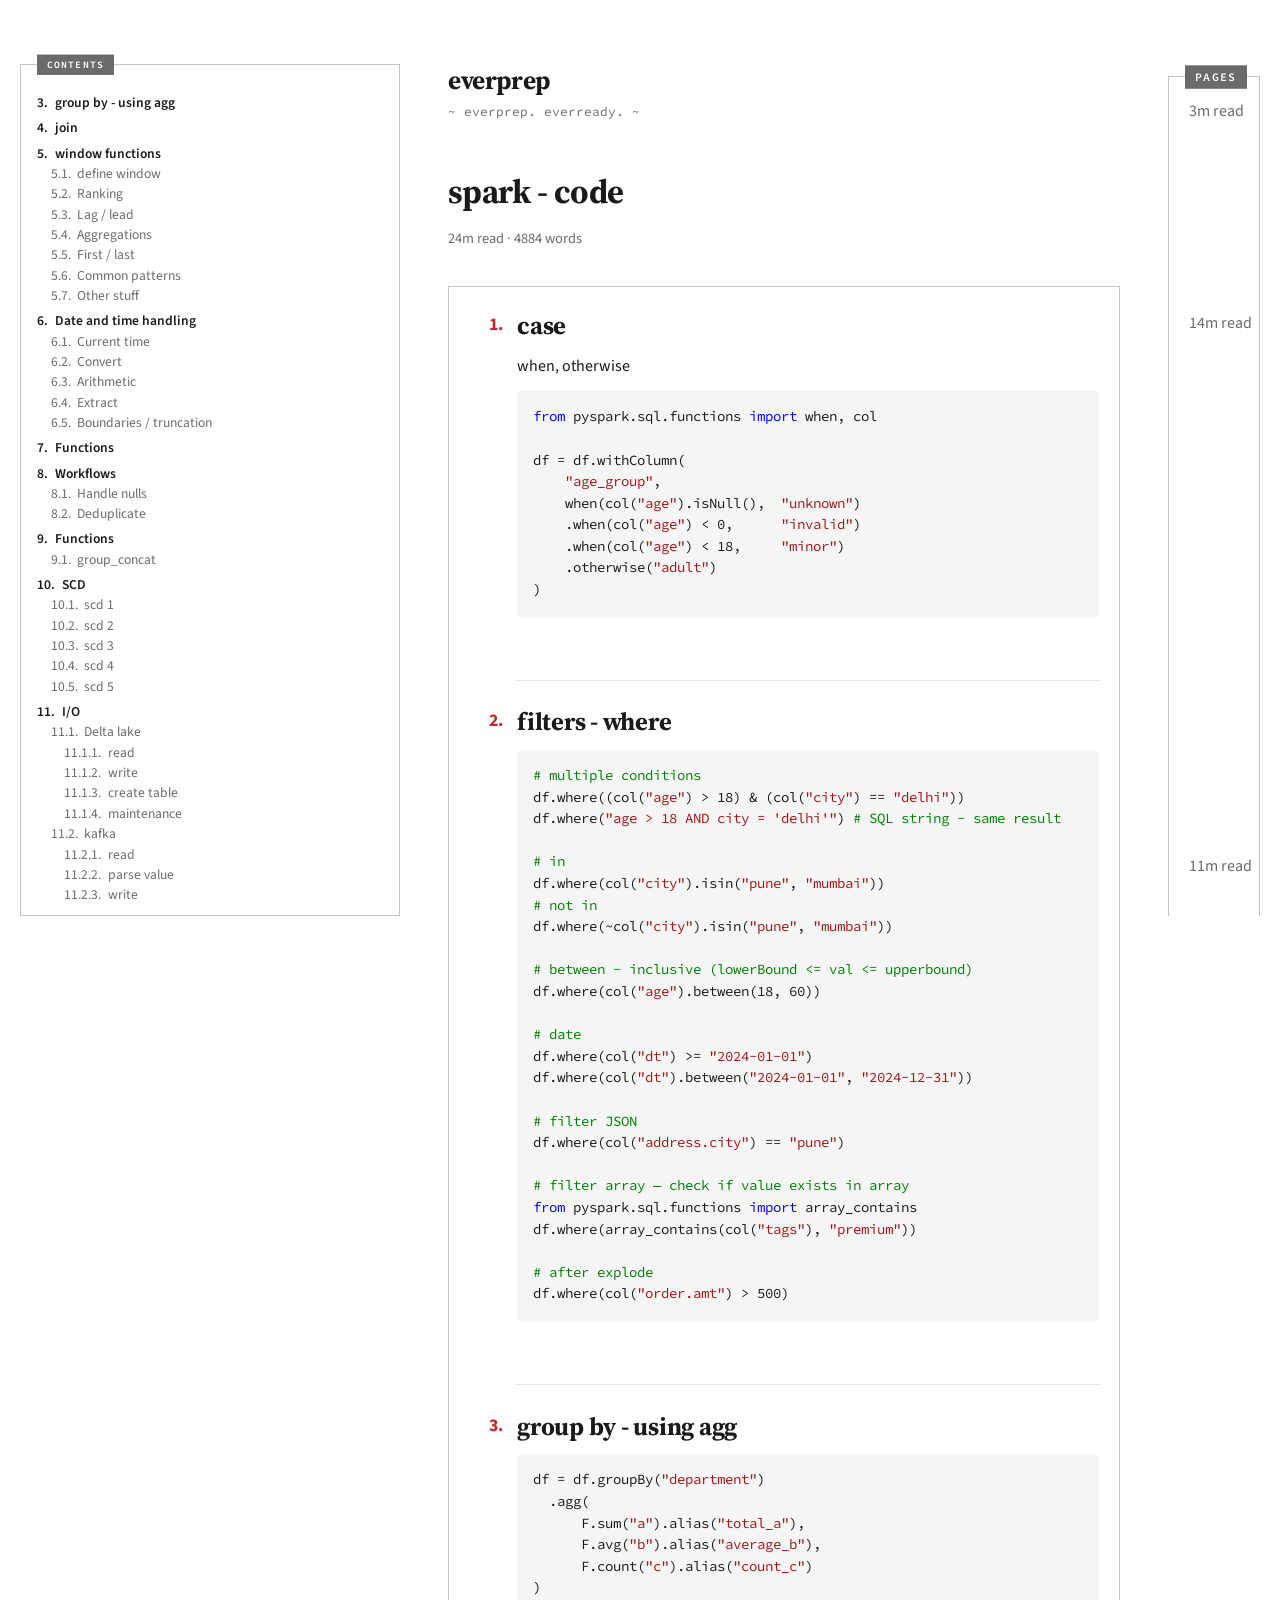
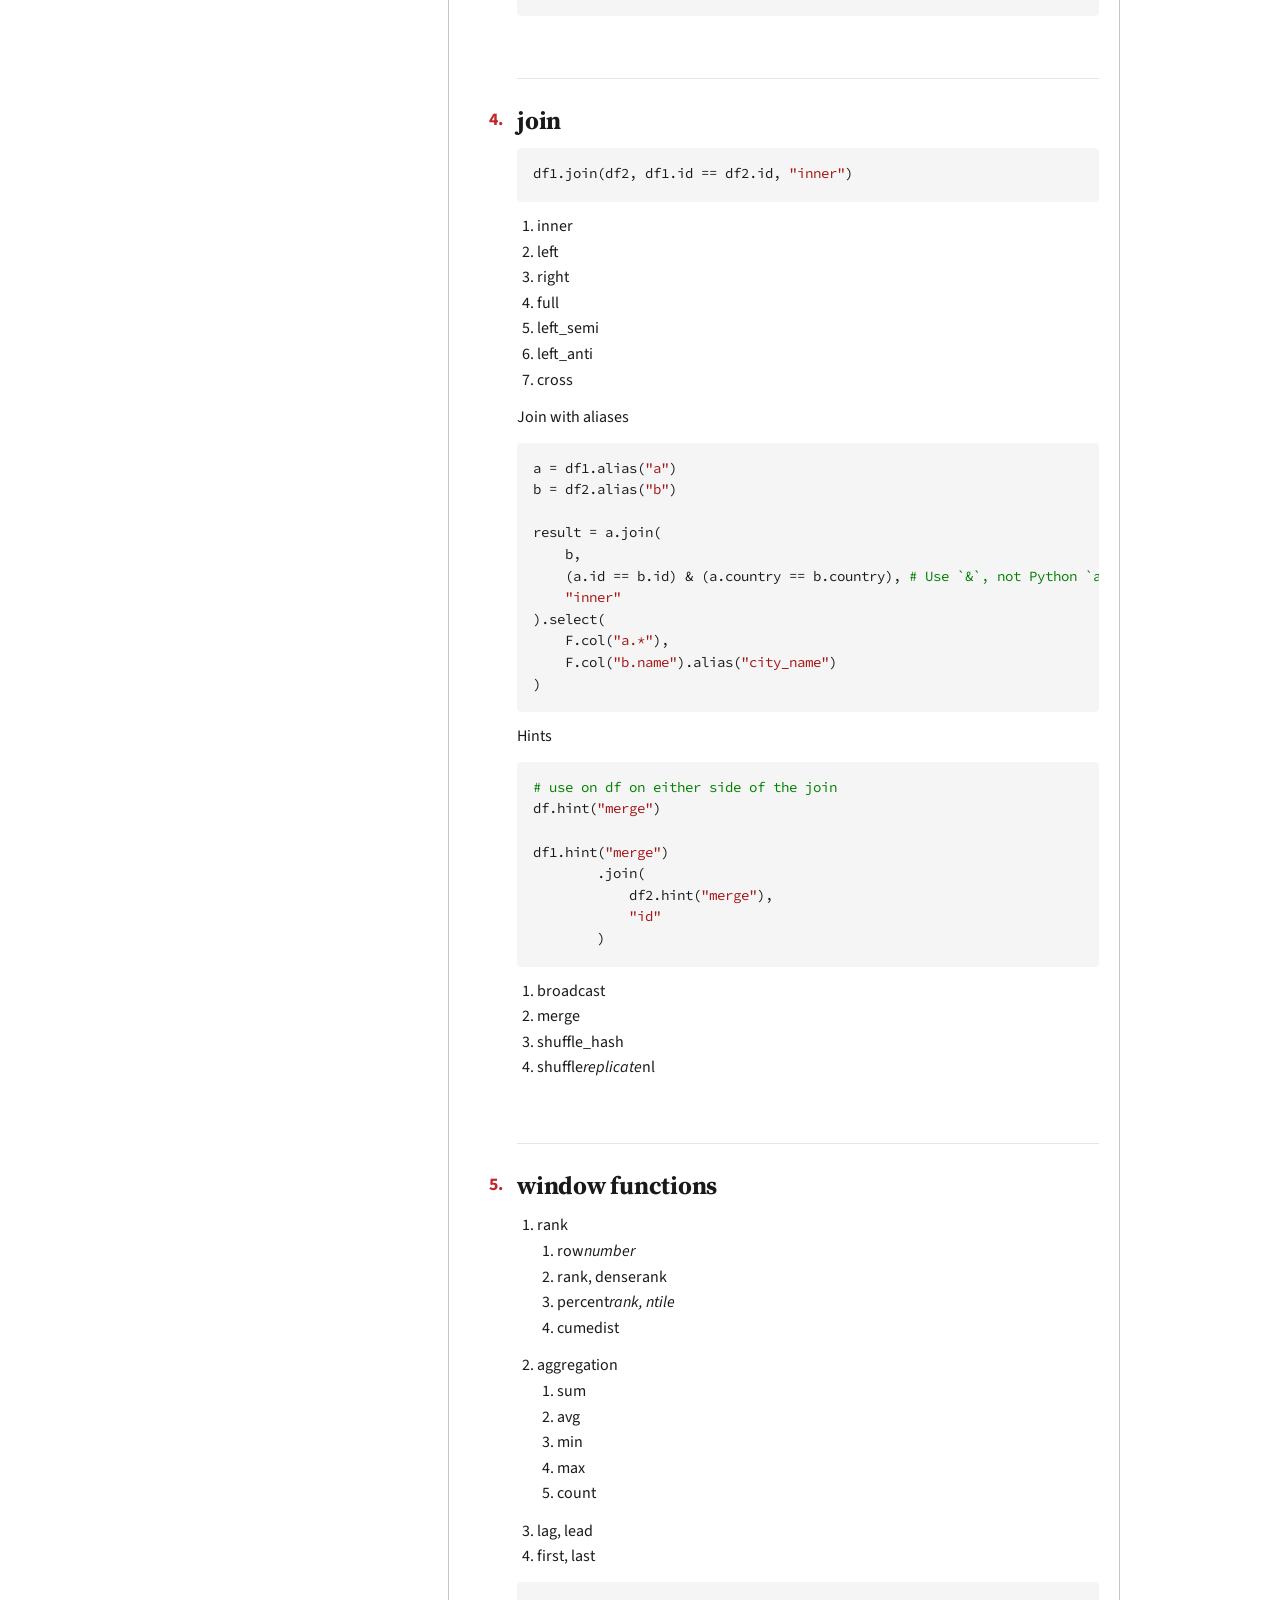
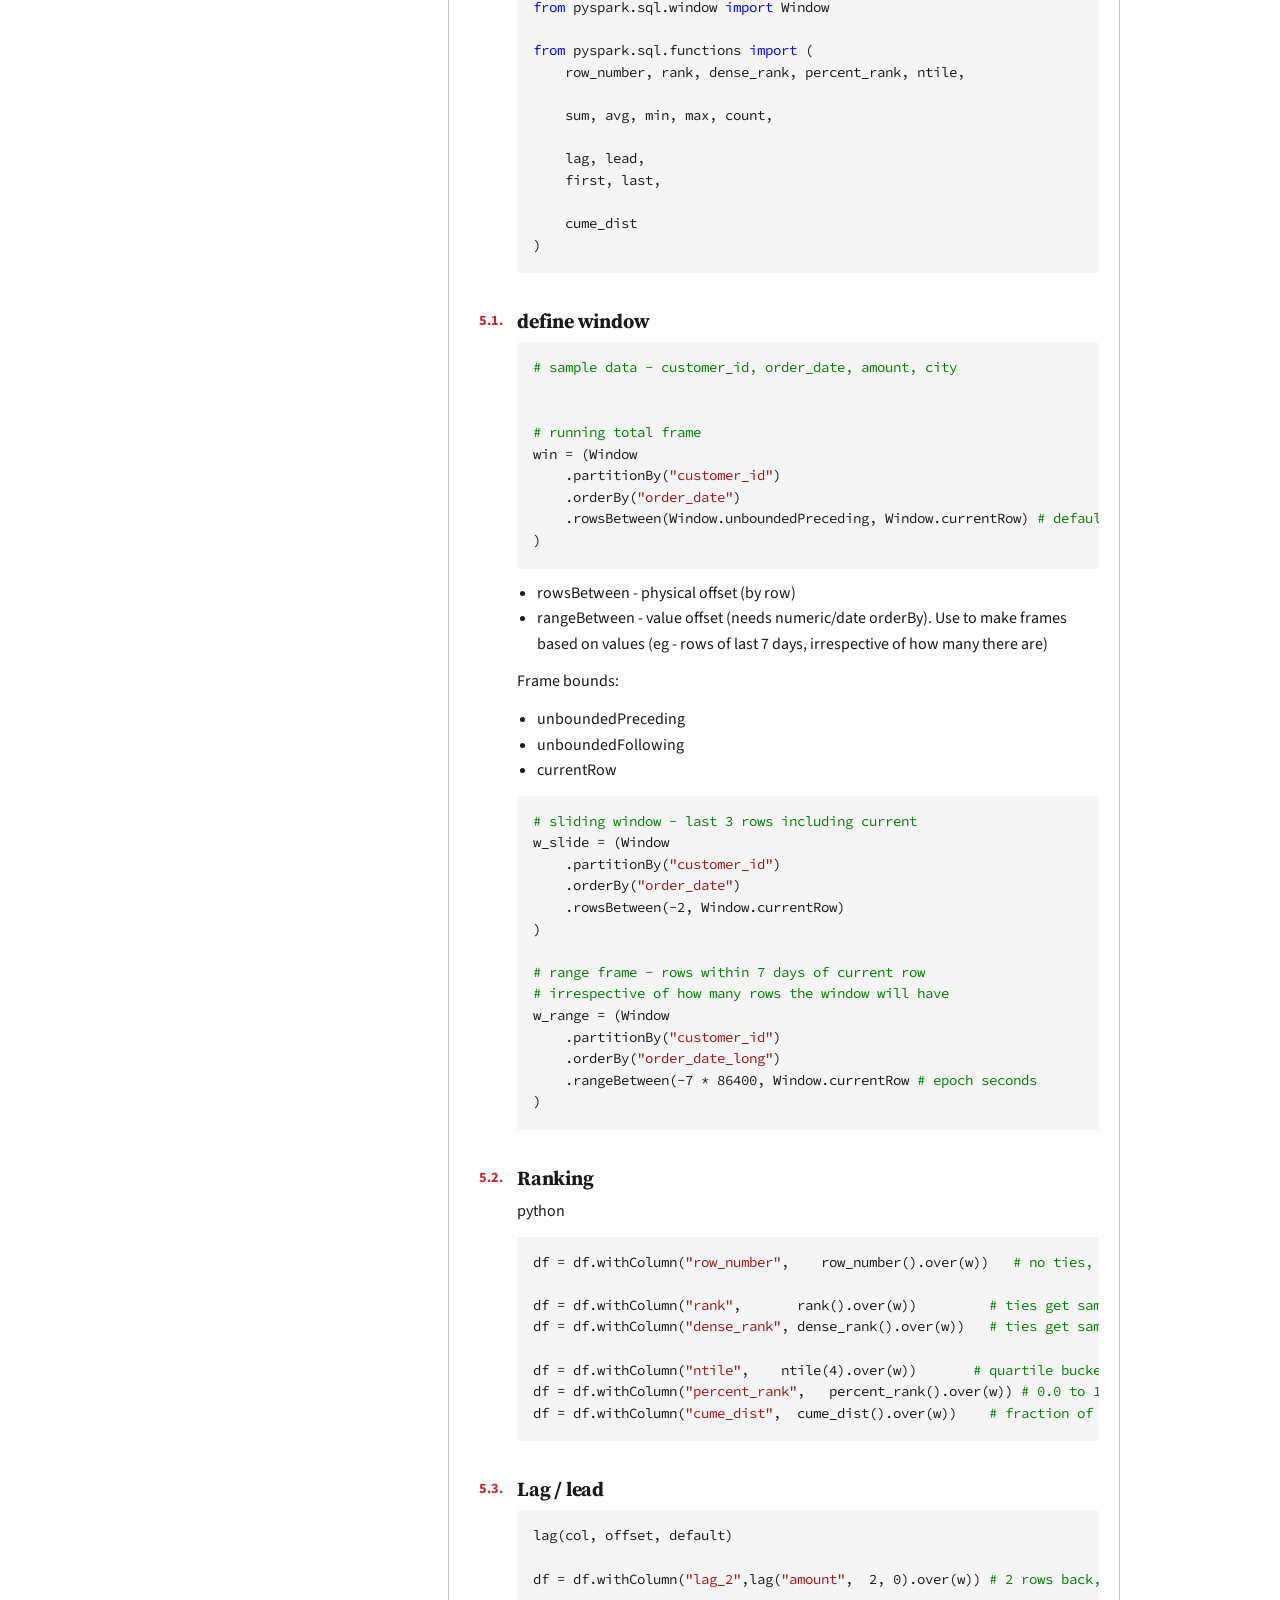
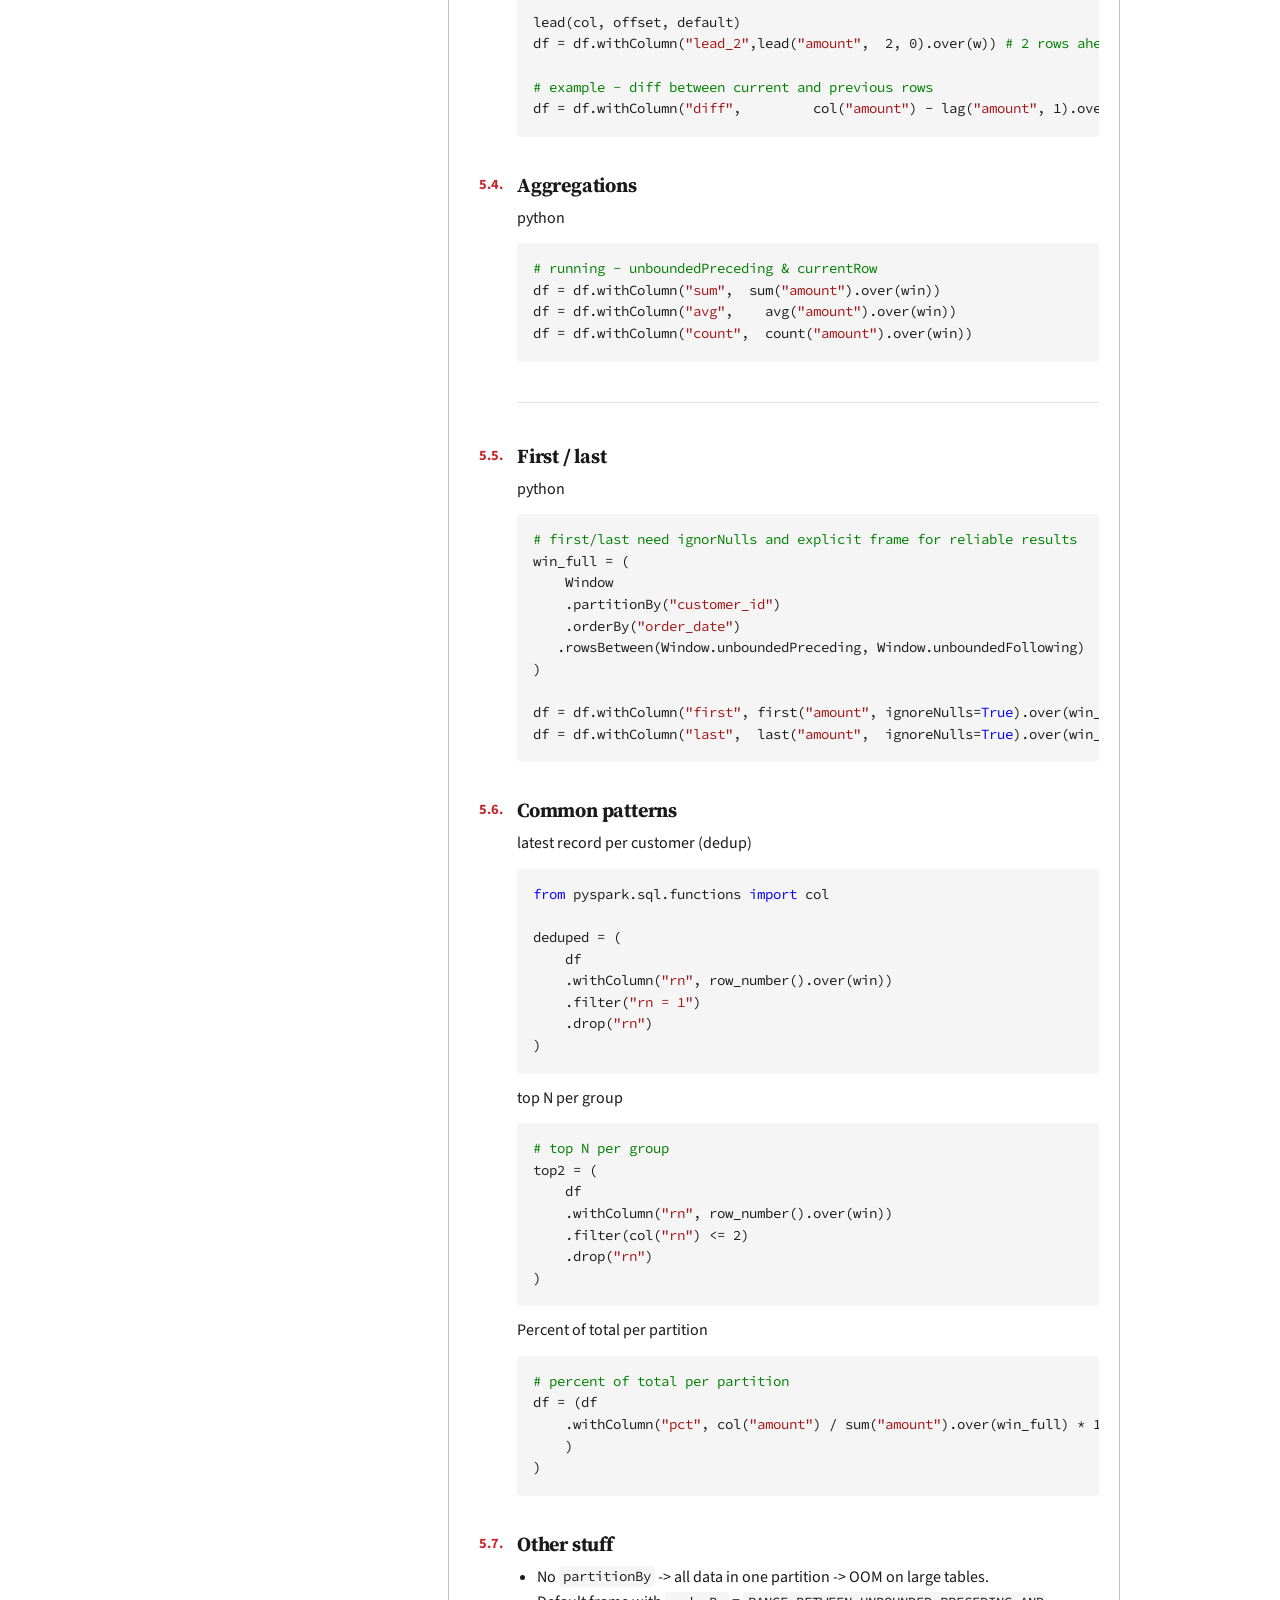
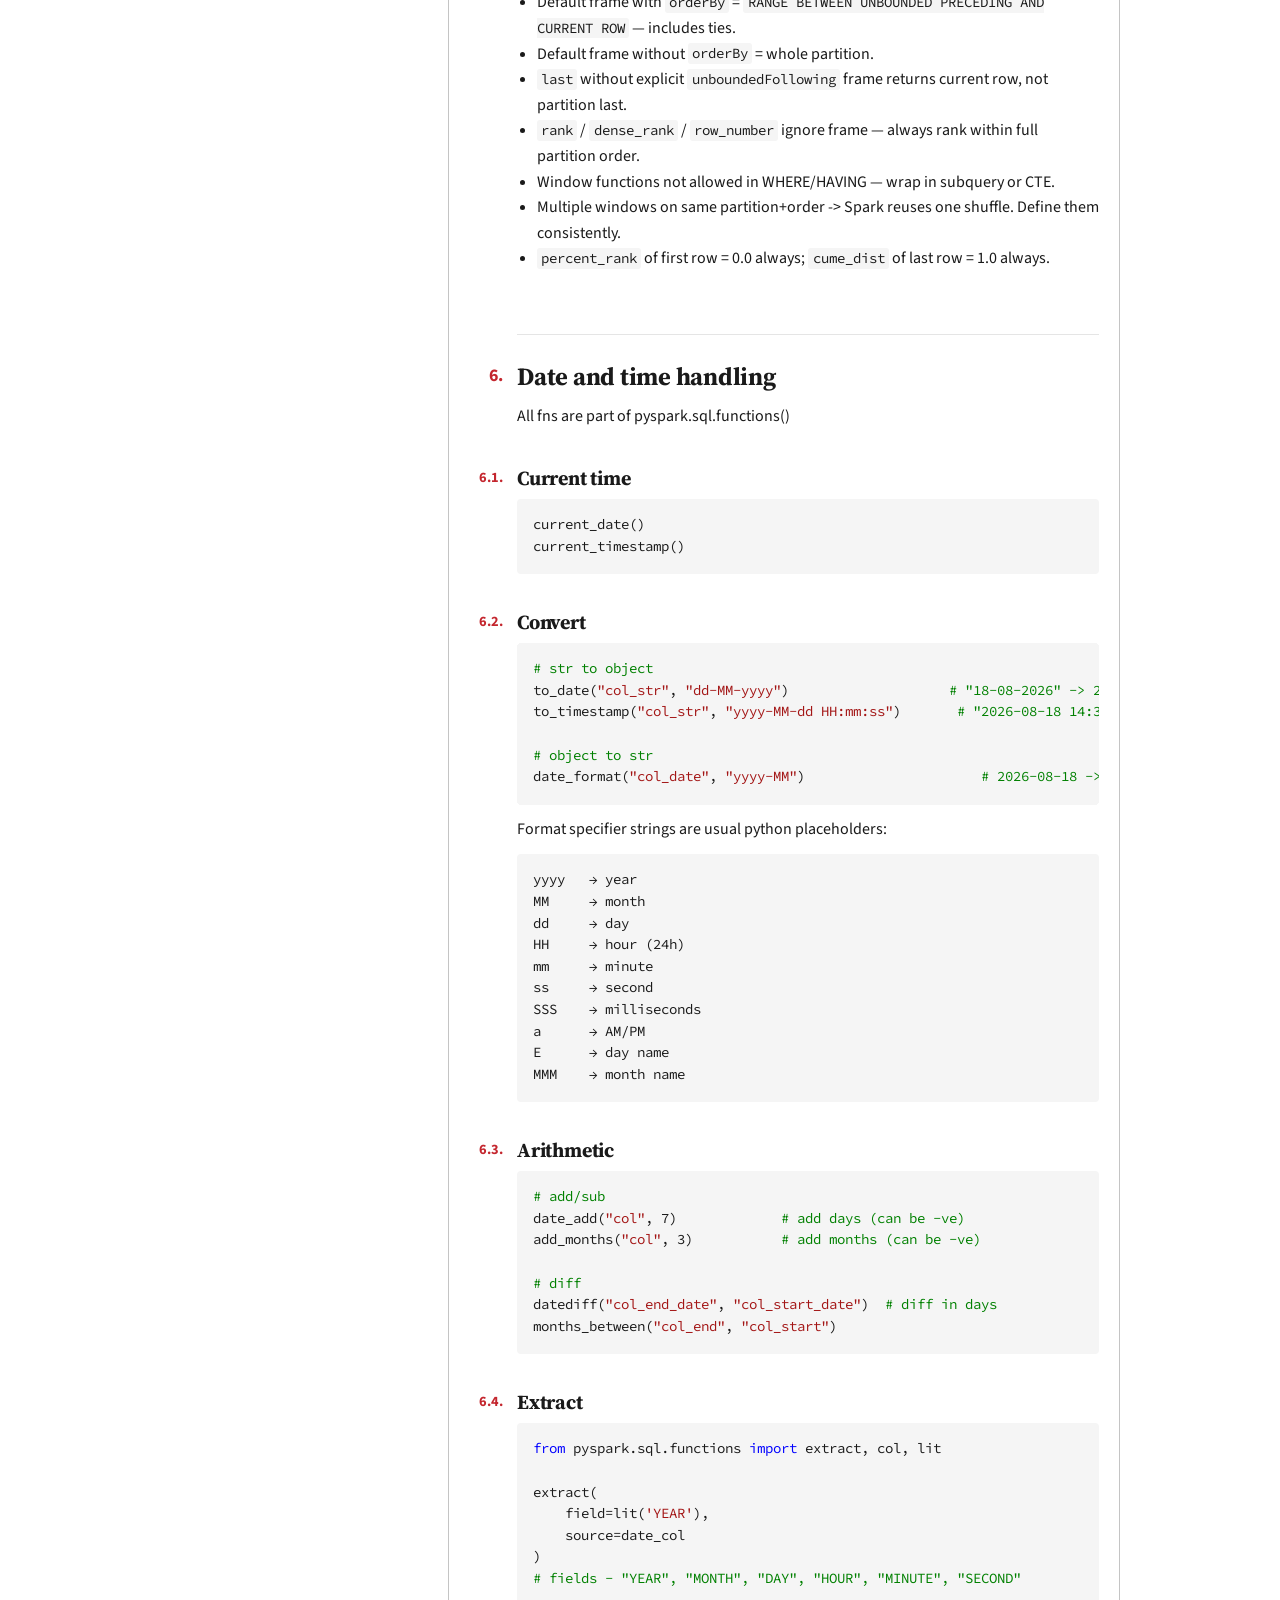
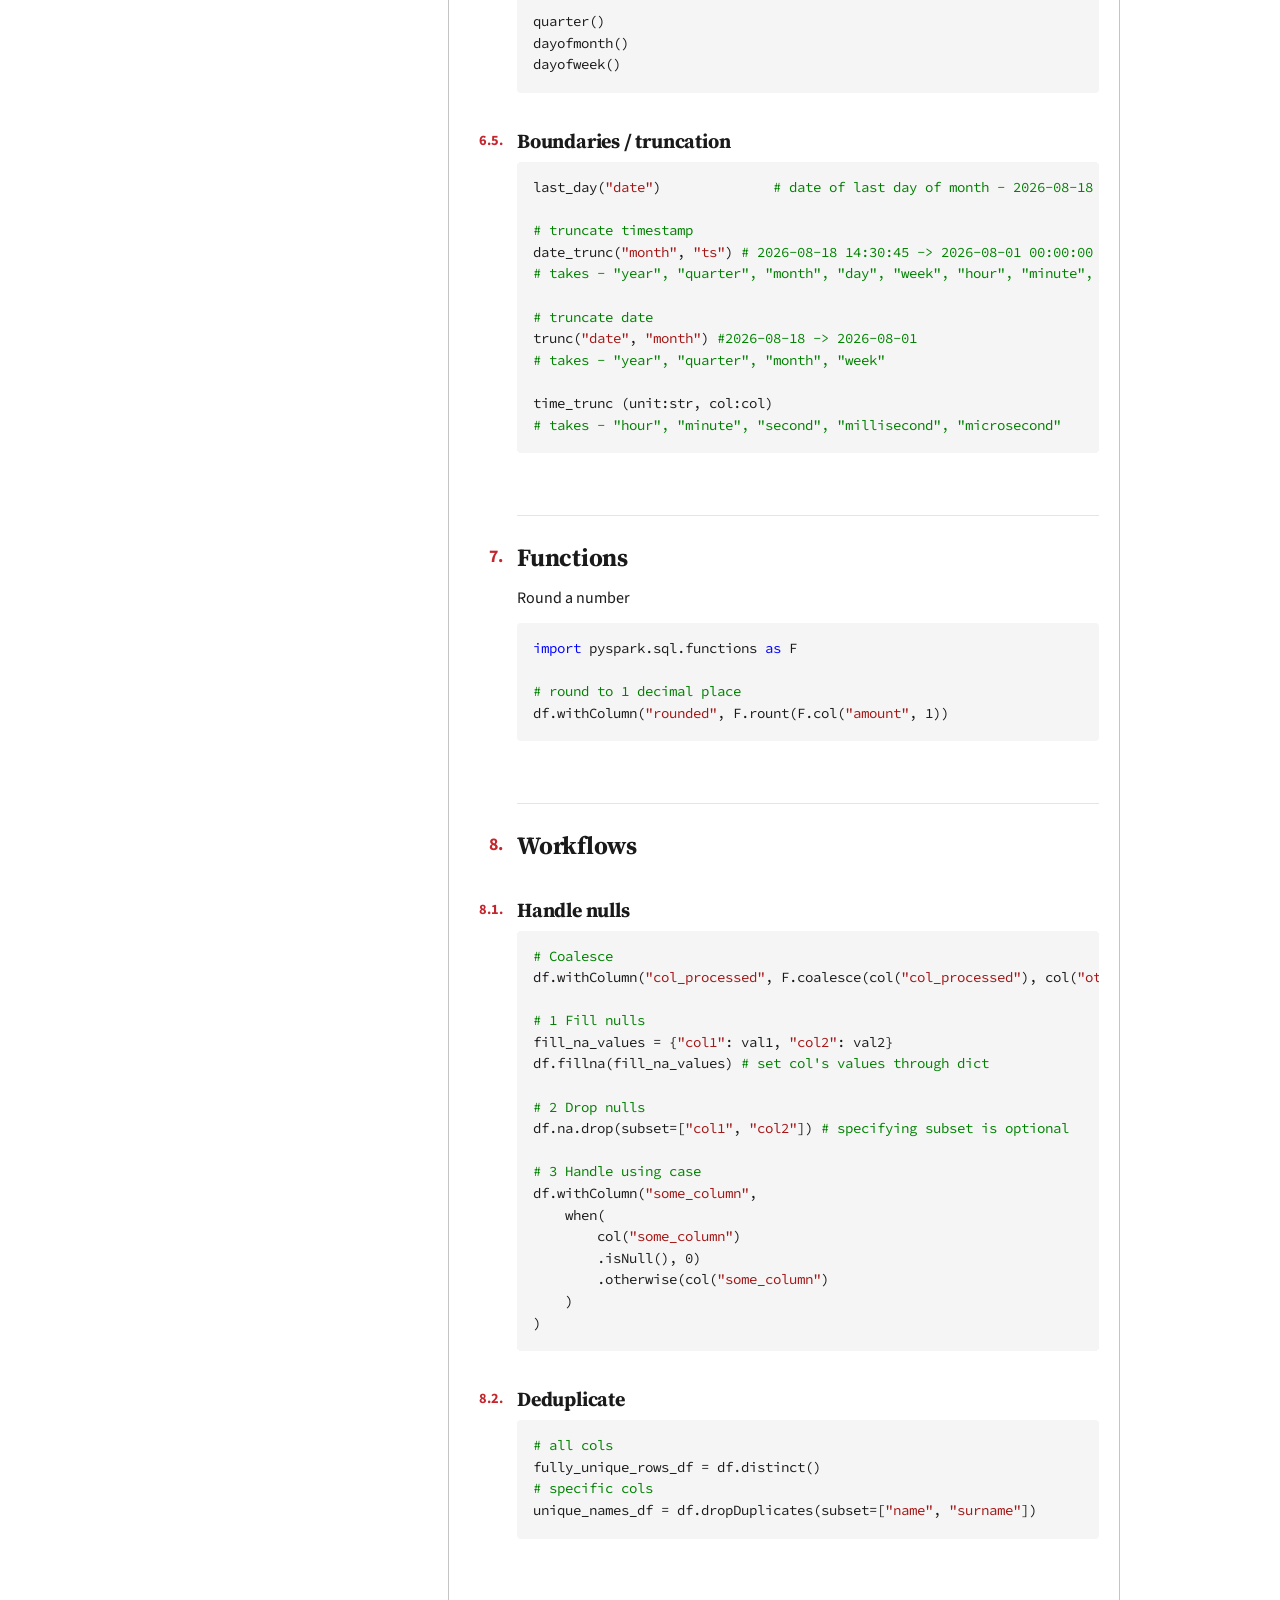
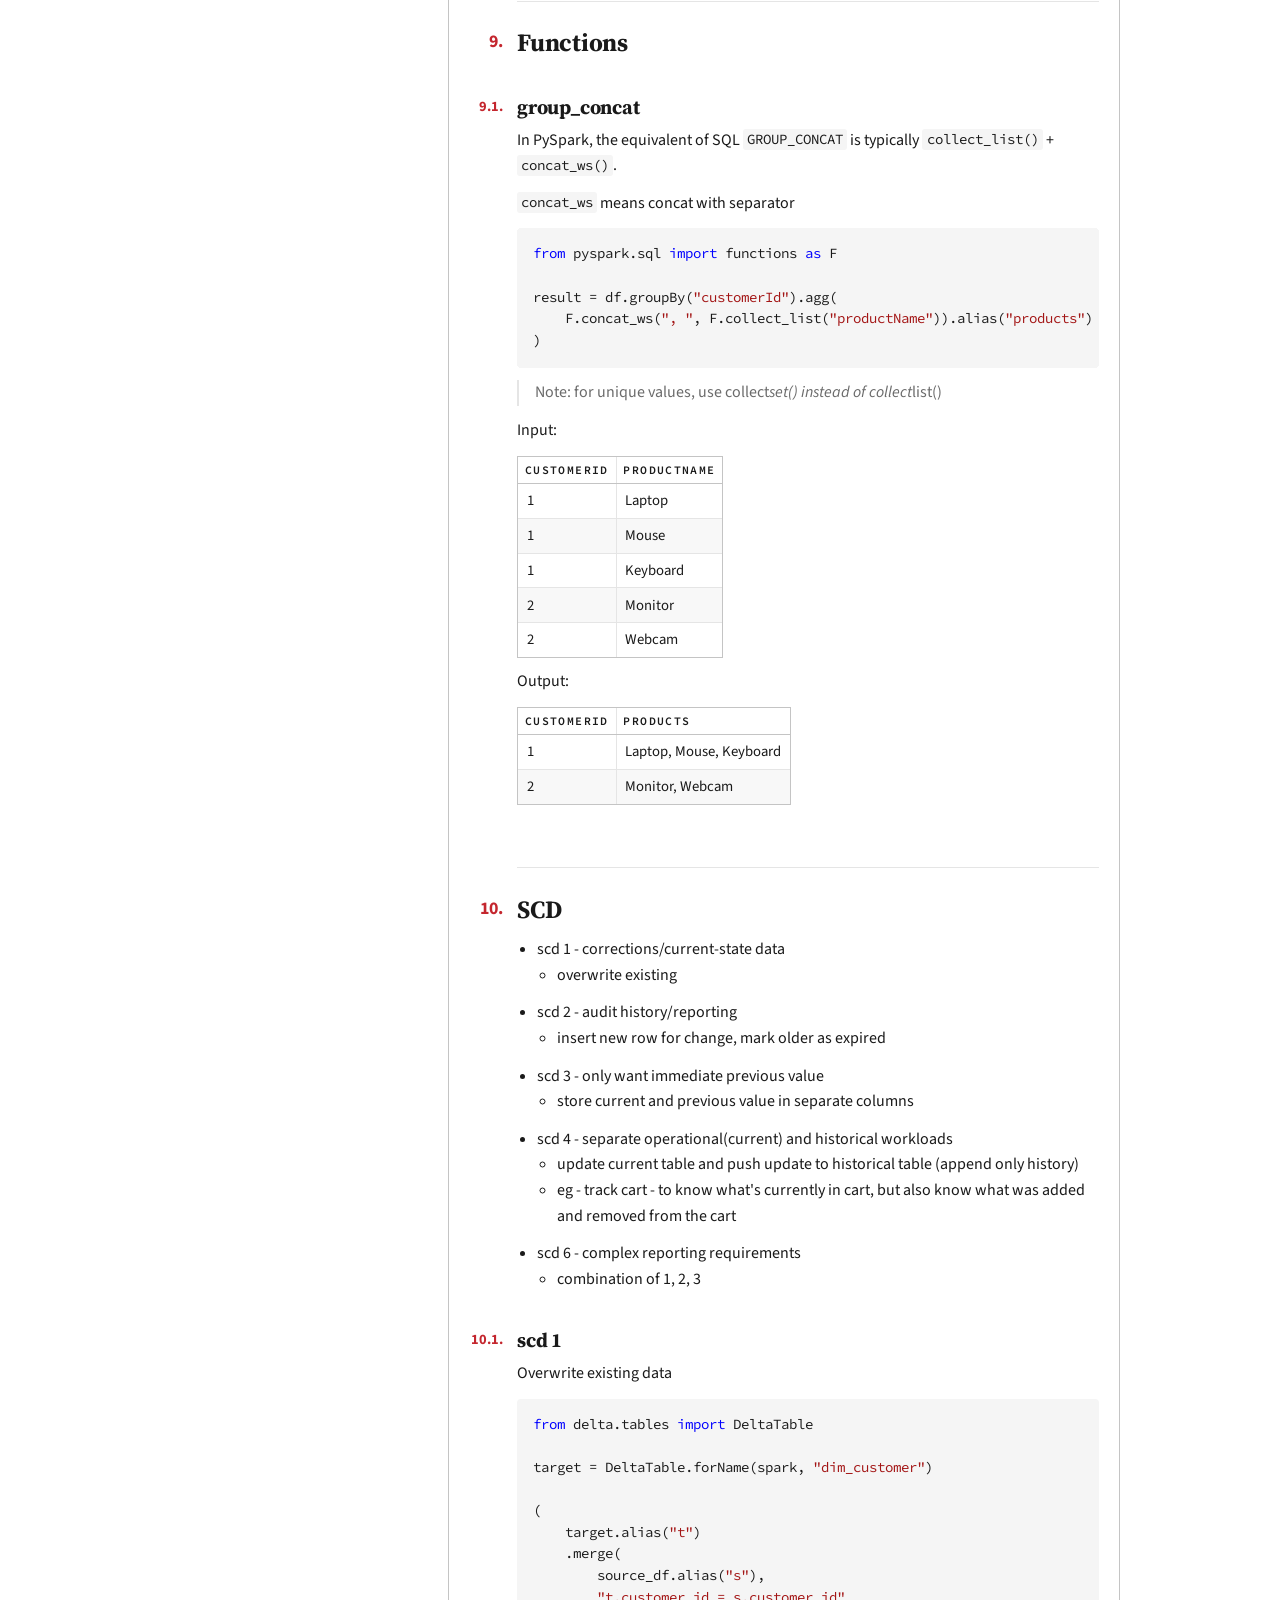
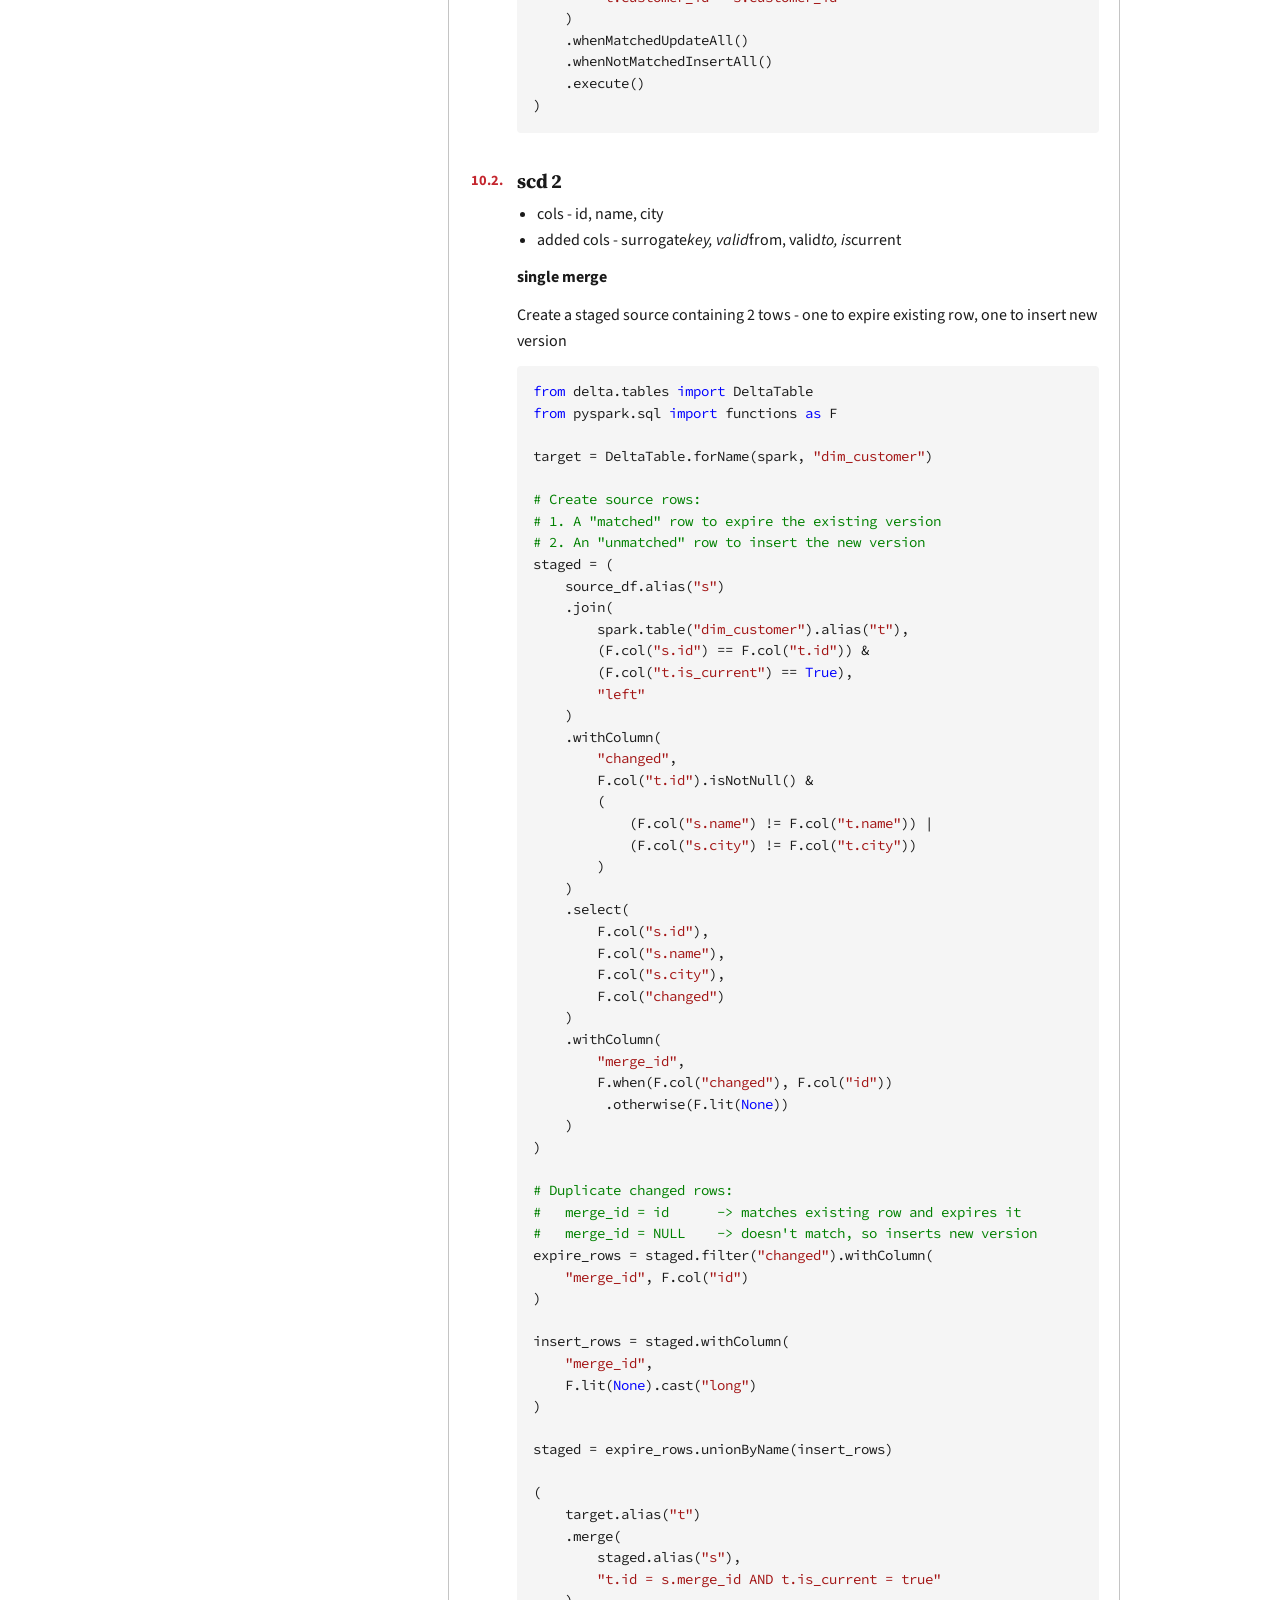
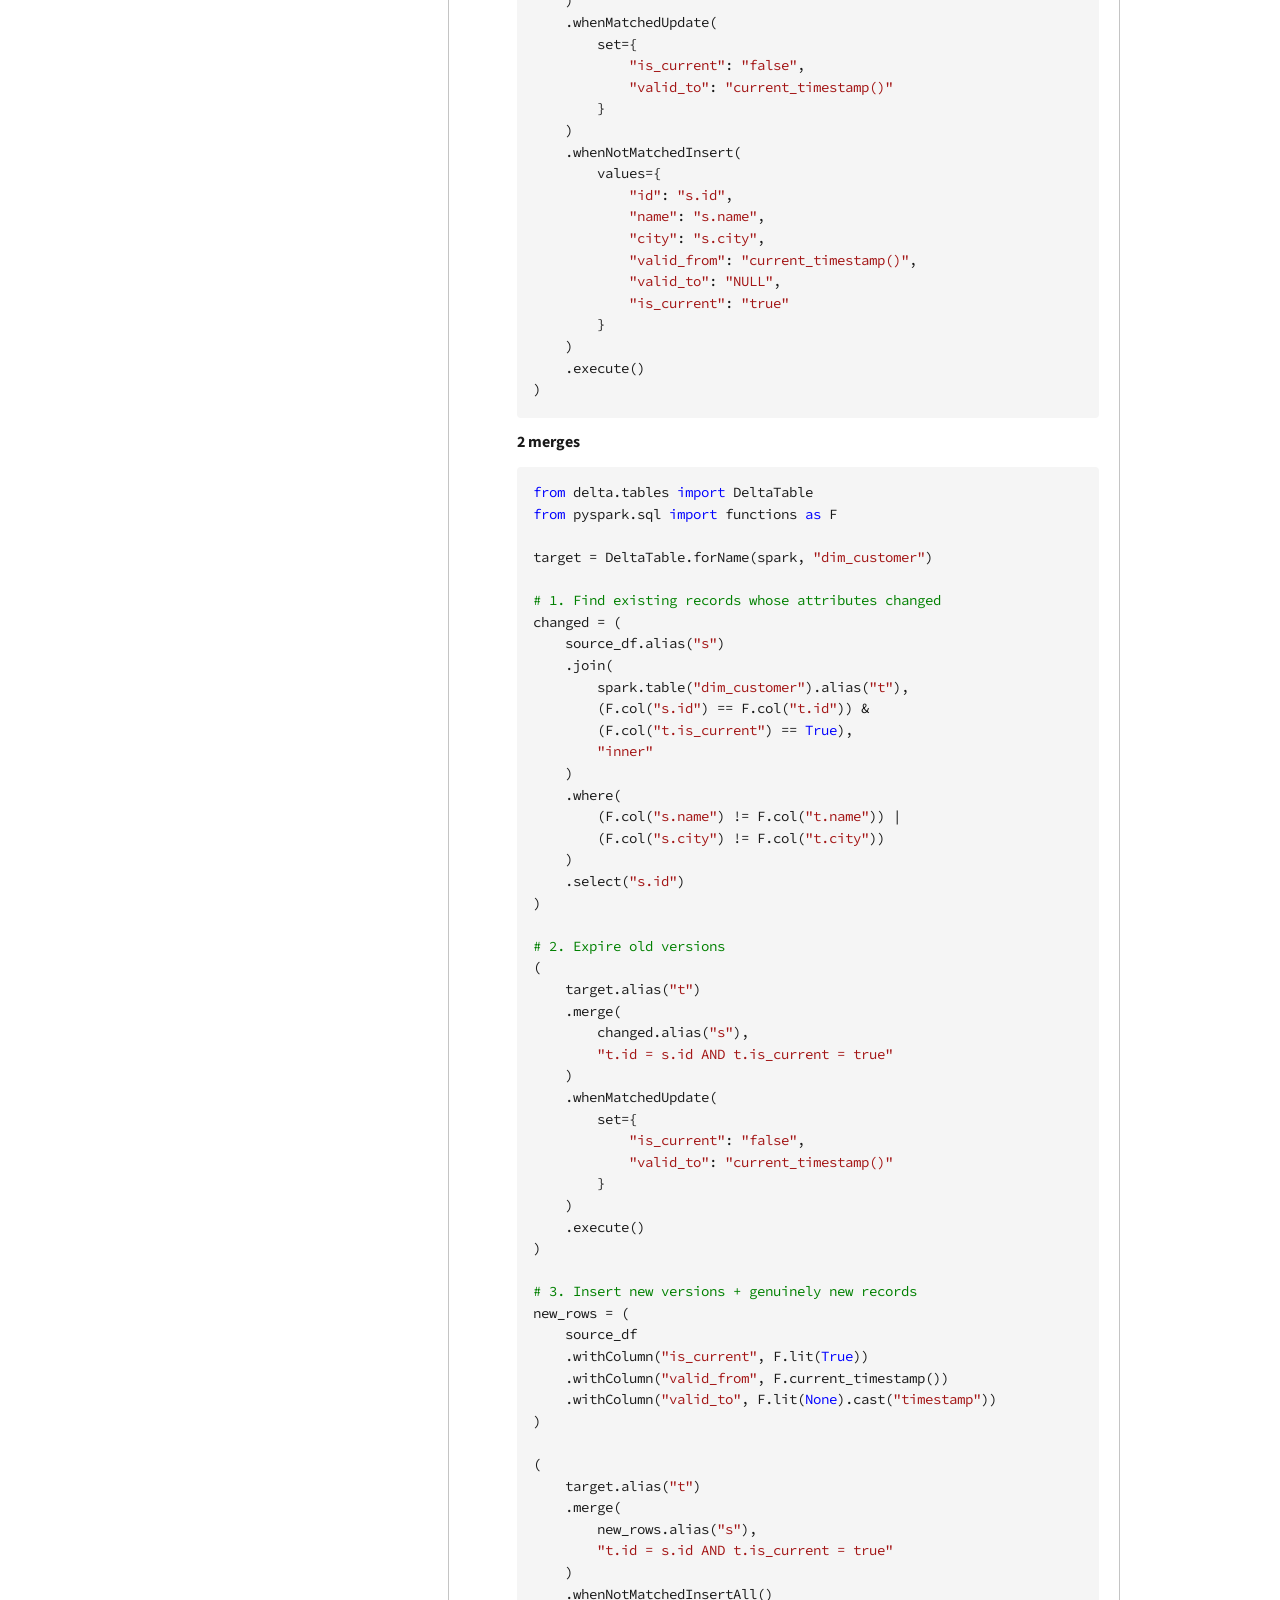
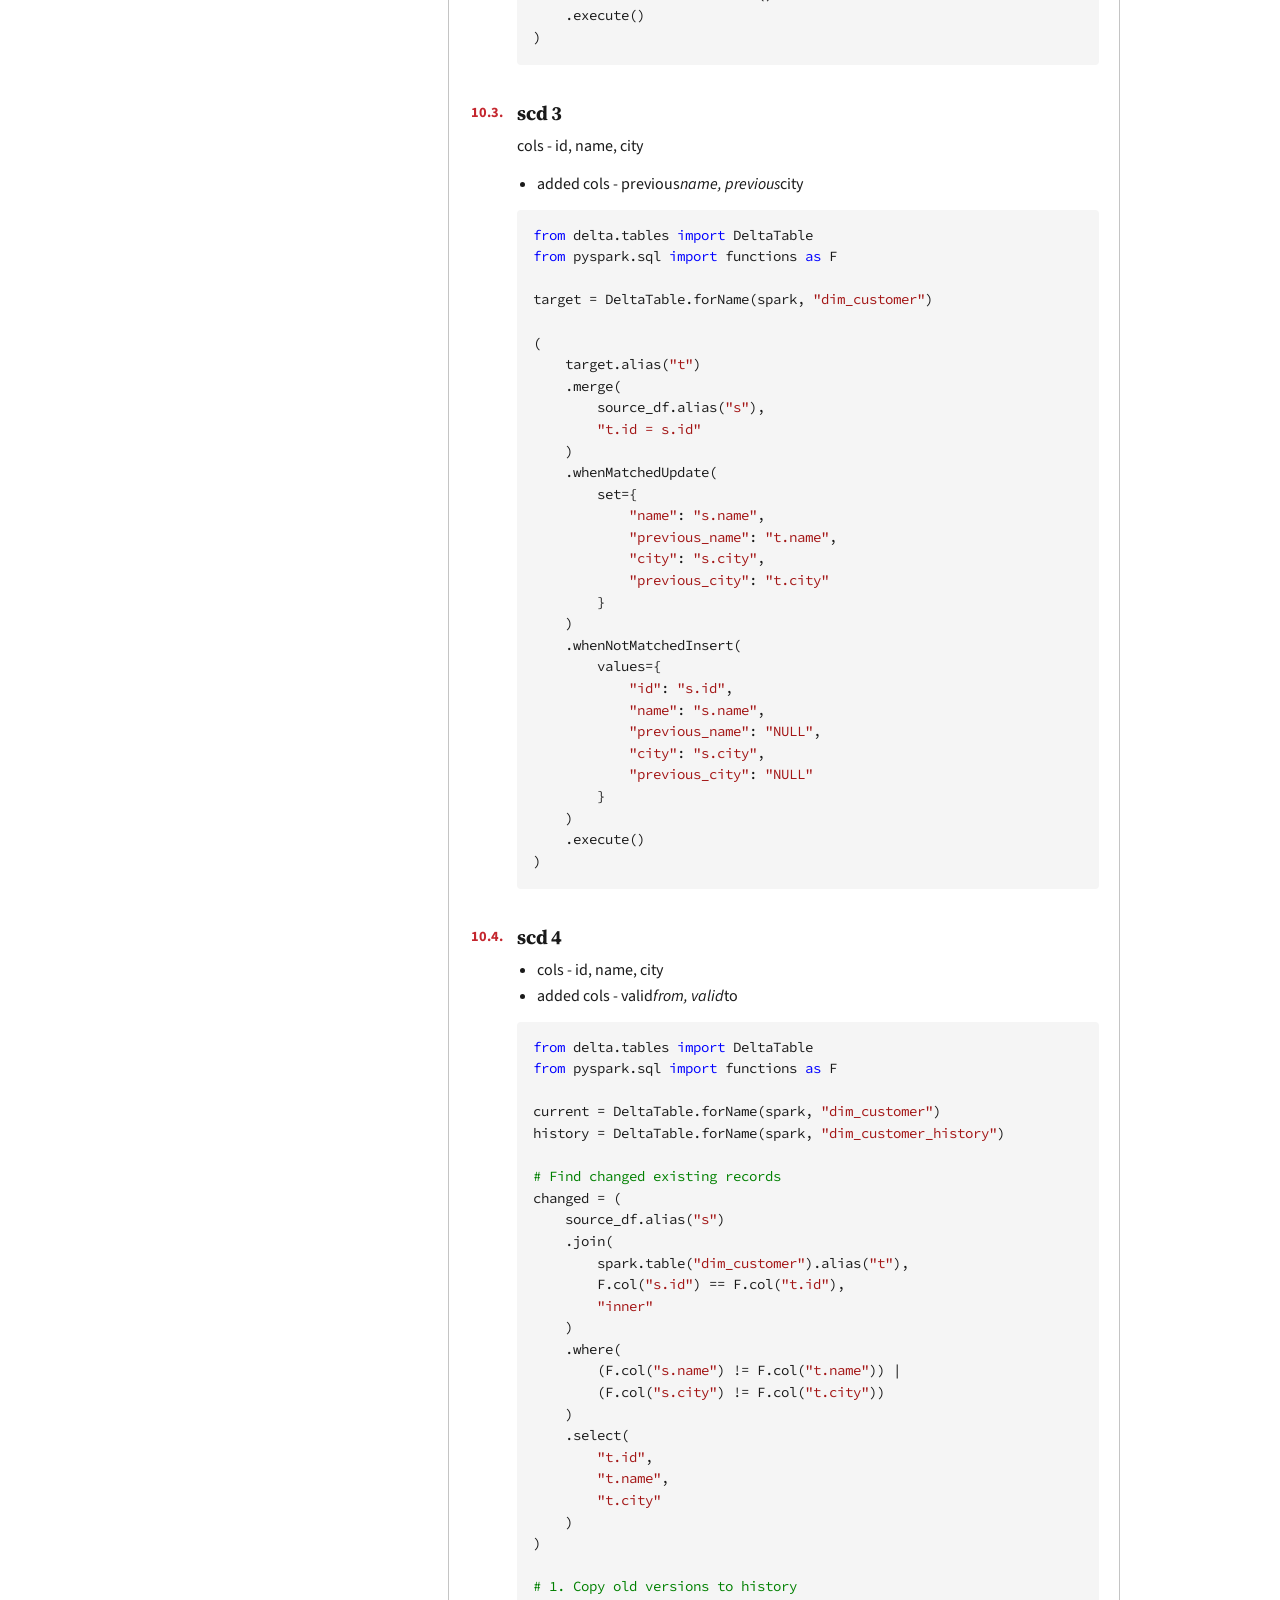
<file: website/spark-code.html>
<!DOCTYPE html>
<html lang="en">
<head>
    <meta charset="UTF-8">
    <meta http-equiv="X-UA-Compatible" content="IE=edge">
    <meta name="viewport" content="width=device-width, initial-scale=1.0">

    <title>spark - code - everprep</title>
    <link rel="preconnect" href="https://fonts.googleapis.com">
    <link rel="preconnect" href="https://fonts.gstatic.com" crossorigin>
    <link href="https://fonts.googleapis.com/css2?family=Source+Serif+4:opsz,wght@8..60,600;8..60,700&family=Source+Code+Pro:wght@400;600&family=Source+Sans+3:ital,wght@0,400;0,600;0,700;1,400&display=swap" rel="stylesheet">
    <link rel="stylesheet" href="static/minimal.css">
    <link rel="stylesheet" href="static/codehilite.css">
    <link rel="stylesheet" href="static/everprep.css">

    <link rel="apple-touch-icon" sizes="180x180" href="static/favicon/apple-touch-icon.png">
    <link rel="icon" type="image/png" sizes="32x32" href="static/favicon/favicon-32x32.png">
    <link rel="icon" type="image/png" sizes="16x16" href="static/favicon/favicon-16x16.png">
    <link rel="mask-icon" href="static/favicon/safari-pinned-tab.svg" color="#5bbad5">
</head>

<body>

<div class="progress" aria-hidden="true"><span></span></div>

<div class="page article-layout">

    <nav class="site-nav">
        <div class="masthead">
            <a class="site-name" href="index.html">everprep</a>
        </div>
        <p class="tagline">~ everprep. everready. ~</p>
    </nav>

    <header>
        <h1>spark - code</h1>
        <p class="meta">24m read &middot; 4884 words</p>
    </header>

    
    <nav class="toc box" aria-label="Table of contents">
        <h2 class="box-title">Contents</h2>
        <div class="toc-scroll">
            
<ul>
    <li><a href="#case">case</a></li>
    <li><a href="#filters-where">filters - where</a></li>
    <li><a href="#group-by-using-agg">group by - using agg</a></li>
    <li><a href="#join">join</a></li>
    <li><a href="#window-functions">window functions</a>
<ul>
    <li><a href="#define-window">define window</a></li>
    <li><a href="#ranking">Ranking</a></li>
    <li><a href="#lag-lead">Lag / lead</a></li>
    <li><a href="#aggregations">Aggregations</a></li>
    <li><a href="#first-last">First / last</a></li>
    <li><a href="#common-patterns">Common patterns</a></li>
    <li><a href="#other-stuff">Other stuff</a></li>
</ul></li>
    <li><a href="#date-and-time-handling">Date and time handling</a>
<ul>
    <li><a href="#current-time">Current time</a></li>
    <li><a href="#convert">Convert</a></li>
    <li><a href="#arithmetic">Arithmetic</a></li>
    <li><a href="#extract">Extract</a></li>
    <li><a href="#boundaries-truncation">Boundaries / truncation</a></li>
</ul></li>
    <li><a href="#functions">Functions</a></li>
    <li><a href="#workflows">Workflows</a>
<ul>
    <li><a href="#handle-nulls">Handle nulls</a></li>
    <li><a href="#deduplicate">Deduplicate</a></li>
</ul></li>
    <li><a href="#functions-2">Functions</a>
<ul>
    <li><a href="#group-concat">group_concat</a></li>
</ul></li>
    <li><a href="#scd">SCD</a>
<ul>
    <li><a href="#scd-1">scd 1</a></li>
    <li><a href="#scd-2">scd 2</a></li>
    <li><a href="#scd-3">scd 3</a></li>
    <li><a href="#scd-4">scd 4</a></li>
    <li><a href="#scd-5">scd 5</a></li>
</ul></li>
    <li><a href="#i-o">I/O</a>
<ul>
    <li><a href="#delta-lake">Delta lake</a>
<ul>
    <li><a href="#read">read</a></li>
    <li><a href="#write">write</a></li>
    <li><a href="#create-table">create table</a></li>
    <li><a href="#maintenance">maintenance</a></li>
</ul></li>
    <li><a href="#kafka">kafka</a>
<ul>
    <li><a href="#read-2">read</a></li>
    <li><a href="#parse-value">parse value</a></li>
    <li><a href="#write-2">write</a></li>
</ul></li>
    <li><a href="#csv">csv</a>
<ul>
    <li><a href="#read-3">read</a></li>
    <li><a href="#options">options</a></li>
    <li><a href="#write-3">write</a></li>
</ul></li>
    <li><a href="#json">json</a>
<ul>
    <li><a href="#read-4">read</a></li>
    <li><a href="#flatten-and-explode-in-1-step">flatten and explode in 1 step</a></li>
</ul></li>
    <li><a href="#sqlserver">sqlserver</a></li>
    <li><a href="#azure-sql-with-aad-token-no-password">azure sql with aad token (no password)</a></li>
    <li><a href="#read-full-table">read - full table</a></li>
    <li><a href="#read-query">read - query</a></li>
    <li><a href="#read-parallel">read - parallel</a></li>
    <li><a href="#write-4">write</a></li>
</ul></li>
    <li><a href="#scd-6">scd</a></li>
</ul>
        </div>
    </nav>
    

    <article class="prose box">
<h1 id="case">case</h1>
<p>when, otherwise</p>
<div class="codehilite">
<pre><span></span><code><span class="kn">from</span><span class="w"> </span><span class="nn">pyspark.sql.functions</span><span class="w"> </span><span class="kn">import</span> <span class="n">when</span><span class="p">,</span> <span class="n">col</span>

<span class="n">df</span> <span class="o">=</span> <span class="n">df</span><span class="o">.</span><span class="n">withColumn</span><span class="p">(</span>
    <span class="s2">"age_group"</span><span class="p">,</span>
    <span class="n">when</span><span class="p">(</span><span class="n">col</span><span class="p">(</span><span class="s2">"age"</span><span class="p">)</span><span class="o">.</span><span class="n">isNull</span><span class="p">(),</span>  <span class="s2">"unknown"</span><span class="p">)</span>
    <span class="o">.</span><span class="n">when</span><span class="p">(</span><span class="n">col</span><span class="p">(</span><span class="s2">"age"</span><span class="p">)</span> <span class="o">&lt;</span> <span class="mi">0</span><span class="p">,</span>      <span class="s2">"invalid"</span><span class="p">)</span>
    <span class="o">.</span><span class="n">when</span><span class="p">(</span><span class="n">col</span><span class="p">(</span><span class="s2">"age"</span><span class="p">)</span> <span class="o">&lt;</span> <span class="mi">18</span><span class="p">,</span>     <span class="s2">"minor"</span><span class="p">)</span>
    <span class="o">.</span><span class="n">otherwise</span><span class="p">(</span><span class="s2">"adult"</span><span class="p">)</span>
<span class="p">)</span>
</code></pre>
</div>
<h1 id="filters-where">filters - where</h1>
<div class="codehilite">
<pre><span></span><code><span class="c1"># multiple conditions</span>
<span class="n">df</span><span class="o">.</span><span class="n">where</span><span class="p">((</span><span class="n">col</span><span class="p">(</span><span class="s2">"age"</span><span class="p">)</span> <span class="o">&gt;</span> <span class="mi">18</span><span class="p">)</span> <span class="o">&amp;</span> <span class="p">(</span><span class="n">col</span><span class="p">(</span><span class="s2">"city"</span><span class="p">)</span> <span class="o">==</span> <span class="s2">"delhi"</span><span class="p">))</span>
<span class="n">df</span><span class="o">.</span><span class="n">where</span><span class="p">(</span><span class="s2">"age &gt; 18 AND city = 'delhi'"</span><span class="p">)</span> <span class="c1"># SQL string - same result</span>

<span class="c1"># in</span>
<span class="n">df</span><span class="o">.</span><span class="n">where</span><span class="p">(</span><span class="n">col</span><span class="p">(</span><span class="s2">"city"</span><span class="p">)</span><span class="o">.</span><span class="n">isin</span><span class="p">(</span><span class="s2">"pune"</span><span class="p">,</span> <span class="s2">"mumbai"</span><span class="p">))</span>
<span class="c1"># not in</span>
<span class="n">df</span><span class="o">.</span><span class="n">where</span><span class="p">(</span><span class="o">~</span><span class="n">col</span><span class="p">(</span><span class="s2">"city"</span><span class="p">)</span><span class="o">.</span><span class="n">isin</span><span class="p">(</span><span class="s2">"pune"</span><span class="p">,</span> <span class="s2">"mumbai"</span><span class="p">))</span>

<span class="c1"># between - inclusive (lowerBound &lt;= val &lt;= upperbound)</span>
<span class="n">df</span><span class="o">.</span><span class="n">where</span><span class="p">(</span><span class="n">col</span><span class="p">(</span><span class="s2">"age"</span><span class="p">)</span><span class="o">.</span><span class="n">between</span><span class="p">(</span><span class="mi">18</span><span class="p">,</span> <span class="mi">60</span><span class="p">))</span>

<span class="c1"># date</span>
<span class="n">df</span><span class="o">.</span><span class="n">where</span><span class="p">(</span><span class="n">col</span><span class="p">(</span><span class="s2">"dt"</span><span class="p">)</span> <span class="o">&gt;=</span> <span class="s2">"2024-01-01"</span><span class="p">)</span>
<span class="n">df</span><span class="o">.</span><span class="n">where</span><span class="p">(</span><span class="n">col</span><span class="p">(</span><span class="s2">"dt"</span><span class="p">)</span><span class="o">.</span><span class="n">between</span><span class="p">(</span><span class="s2">"2024-01-01"</span><span class="p">,</span> <span class="s2">"2024-12-31"</span><span class="p">))</span>

<span class="c1"># filter JSON</span>
<span class="n">df</span><span class="o">.</span><span class="n">where</span><span class="p">(</span><span class="n">col</span><span class="p">(</span><span class="s2">"address.city"</span><span class="p">)</span> <span class="o">==</span> <span class="s2">"pune"</span><span class="p">)</span>

<span class="c1"># filter array — check if value exists in array</span>
<span class="kn">from</span><span class="w"> </span><span class="nn">pyspark.sql.functions</span><span class="w"> </span><span class="kn">import</span> <span class="n">array_contains</span>
<span class="n">df</span><span class="o">.</span><span class="n">where</span><span class="p">(</span><span class="n">array_contains</span><span class="p">(</span><span class="n">col</span><span class="p">(</span><span class="s2">"tags"</span><span class="p">),</span> <span class="s2">"premium"</span><span class="p">))</span>

<span class="c1"># after explode</span>
<span class="n">df</span><span class="o">.</span><span class="n">where</span><span class="p">(</span><span class="n">col</span><span class="p">(</span><span class="s2">"order.amt"</span><span class="p">)</span> <span class="o">&gt;</span> <span class="mi">500</span><span class="p">)</span>
</code></pre>
</div>
<h1 id="group-by-using-agg">group by - using agg</h1>
<div class="codehilite">
<pre><span></span><code><span class="n">df</span> <span class="o">=</span> <span class="n">df</span><span class="o">.</span><span class="n">groupBy</span><span class="p">(</span><span class="s2">"department"</span><span class="p">)</span>
  <span class="o">.</span><span class="n">agg</span><span class="p">(</span>
      <span class="n">F</span><span class="o">.</span><span class="n">sum</span><span class="p">(</span><span class="s2">"a"</span><span class="p">)</span><span class="o">.</span><span class="n">alias</span><span class="p">(</span><span class="s2">"total_a"</span><span class="p">),</span>
      <span class="n">F</span><span class="o">.</span><span class="n">avg</span><span class="p">(</span><span class="s2">"b"</span><span class="p">)</span><span class="o">.</span><span class="n">alias</span><span class="p">(</span><span class="s2">"average_b"</span><span class="p">),</span>
      <span class="n">F</span><span class="o">.</span><span class="n">count</span><span class="p">(</span><span class="s2">"c"</span><span class="p">)</span><span class="o">.</span><span class="n">alias</span><span class="p">(</span><span class="s2">"count_c"</span><span class="p">)</span>
<span class="p">)</span>
</code></pre>
</div>
<h1 id="join">join</h1>
<div class="codehilite">
<pre><span></span><code><span class="n">df1</span><span class="o">.</span><span class="n">join</span><span class="p">(</span><span class="n">df2</span><span class="p">,</span> <span class="n">df1</span><span class="o">.</span><span class="n">id</span> <span class="o">==</span> <span class="n">df2</span><span class="o">.</span><span class="n">id</span><span class="p">,</span> <span class="s2">"inner"</span><span class="p">)</span>
</code></pre>
</div>
<ol>
<li>inner</li>
<li>left</li>
<li>right</li>
<li>full</li>
<li>left_semi</li>
<li>left_anti</li>
<li>cross</li>
</ol>
<p>Join with aliases</p>
<div class="codehilite">
<pre><span></span><code><span class="n">a</span> <span class="o">=</span> <span class="n">df1</span><span class="o">.</span><span class="n">alias</span><span class="p">(</span><span class="s2">"a"</span><span class="p">)</span>
<span class="n">b</span> <span class="o">=</span> <span class="n">df2</span><span class="o">.</span><span class="n">alias</span><span class="p">(</span><span class="s2">"b"</span><span class="p">)</span>

<span class="n">result</span> <span class="o">=</span> <span class="n">a</span><span class="o">.</span><span class="n">join</span><span class="p">(</span>
    <span class="n">b</span><span class="p">,</span>
    <span class="p">(</span><span class="n">a</span><span class="o">.</span><span class="n">id</span> <span class="o">==</span> <span class="n">b</span><span class="o">.</span><span class="n">id</span><span class="p">)</span> <span class="o">&amp;</span> <span class="p">(</span><span class="n">a</span><span class="o">.</span><span class="n">country</span> <span class="o">==</span> <span class="n">b</span><span class="o">.</span><span class="n">country</span><span class="p">),</span> <span class="c1"># Use `&amp;`, not Python `and`.</span>
    <span class="s2">"inner"</span>
<span class="p">)</span><span class="o">.</span><span class="n">select</span><span class="p">(</span>
    <span class="n">F</span><span class="o">.</span><span class="n">col</span><span class="p">(</span><span class="s2">"a.*"</span><span class="p">),</span>
    <span class="n">F</span><span class="o">.</span><span class="n">col</span><span class="p">(</span><span class="s2">"b.name"</span><span class="p">)</span><span class="o">.</span><span class="n">alias</span><span class="p">(</span><span class="s2">"city_name"</span><span class="p">)</span>
<span class="p">)</span>
</code></pre>
</div>
<p>Hints</p>
<div class="codehilite">
<pre><span></span><code><span class="c1"># use on df on either side of the join</span>
<span class="n">df</span><span class="o">.</span><span class="n">hint</span><span class="p">(</span><span class="s2">"merge"</span><span class="p">)</span>

<span class="n">df1</span><span class="o">.</span><span class="n">hint</span><span class="p">(</span><span class="s2">"merge"</span><span class="p">)</span>
        <span class="o">.</span><span class="n">join</span><span class="p">(</span>
            <span class="n">df2</span><span class="o">.</span><span class="n">hint</span><span class="p">(</span><span class="s2">"merge"</span><span class="p">),</span>
            <span class="s2">"id"</span>
        <span class="p">)</span>
</code></pre>
</div>
<ol>
<li>broadcast</li>
<li>merge</li>
<li>shuffle_hash</li>
<li>shuffle<em>replicate</em>nl</li>
</ol>
<h1 id="window-functions">window functions</h1>
<ol>
<li>rank
<ol>
<li>row<em>number</em></li>
<li>rank, denserank</li>
<li>percent<em>rank, ntile</em></li>
<li>cumedist</li>
</ol></li>
<li>aggregation
<ol>
<li>sum</li>
<li>avg</li>
<li>min</li>
<li>max</li>
<li>count</li>
</ol></li>
<li>lag, lead</li>
<li>first, last</li>
</ol>
<div class="codehilite">
<pre><span></span><code><span class="kn">from</span><span class="w"> </span><span class="nn">pyspark.sql.window</span><span class="w"> </span><span class="kn">import</span> <span class="n">Window</span>

<span class="kn">from</span><span class="w"> </span><span class="nn">pyspark.sql.functions</span><span class="w"> </span><span class="kn">import</span> <span class="p">(</span>
    <span class="n">row_number</span><span class="p">,</span> <span class="n">rank</span><span class="p">,</span> <span class="n">dense_rank</span><span class="p">,</span> <span class="n">percent_rank</span><span class="p">,</span> <span class="n">ntile</span><span class="p">,</span>

    <span class="nb">sum</span><span class="p">,</span> <span class="n">avg</span><span class="p">,</span> <span class="nb">min</span><span class="p">,</span> <span class="nb">max</span><span class="p">,</span> <span class="n">count</span><span class="p">,</span>

    <span class="n">lag</span><span class="p">,</span> <span class="n">lead</span><span class="p">,</span>
    <span class="n">first</span><span class="p">,</span> <span class="n">last</span><span class="p">,</span>

    <span class="n">cume_dist</span>
<span class="p">)</span>
</code></pre>
</div>
<h2 id="define-window">define window</h2>
<div class="codehilite">
<pre><span></span><code><span class="c1"># sample data - customer_id, order_date, amount, city</span>


<span class="c1"># running total frame</span>
<span class="n">win</span> <span class="o">=</span> <span class="p">(</span><span class="n">Window</span>
    <span class="o">.</span><span class="n">partitionBy</span><span class="p">(</span><span class="s2">"customer_id"</span><span class="p">)</span>
    <span class="o">.</span><span class="n">orderBy</span><span class="p">(</span><span class="s2">"order_date"</span><span class="p">)</span>
    <span class="o">.</span><span class="n">rowsBetween</span><span class="p">(</span><span class="n">Window</span><span class="o">.</span><span class="n">unboundedPreceding</span><span class="p">,</span> <span class="n">Window</span><span class="o">.</span><span class="n">currentRow</span><span class="p">)</span> <span class="c1"># default window size</span>
<span class="p">)</span>
</code></pre>
</div>
<ul>
<li>rowsBetween - physical offset (by row)</li>
<li>rangeBetween - value offset (needs numeric/date orderBy). Use to make frames based on  values (eg - rows of last 7 days, irrespective of how many there are)</li>
</ul>
<p>Frame bounds:</p>
<ul>
<li>unboundedPreceding</li>
<li>unboundedFollowing</li>
<li>currentRow</li>
</ul>
<div class="codehilite">
<pre><span></span><code><span class="c1"># sliding window - last 3 rows including current</span>
<span class="n">w_slide</span> <span class="o">=</span> <span class="p">(</span><span class="n">Window</span>
    <span class="o">.</span><span class="n">partitionBy</span><span class="p">(</span><span class="s2">"customer_id"</span><span class="p">)</span>
    <span class="o">.</span><span class="n">orderBy</span><span class="p">(</span><span class="s2">"order_date"</span><span class="p">)</span>
    <span class="o">.</span><span class="n">rowsBetween</span><span class="p">(</span><span class="o">-</span><span class="mi">2</span><span class="p">,</span> <span class="n">Window</span><span class="o">.</span><span class="n">currentRow</span><span class="p">)</span>
<span class="p">)</span>

<span class="c1"># range frame - rows within 7 days of current row</span>
<span class="c1"># irrespective of how many rows the window will have</span>
<span class="n">w_range</span> <span class="o">=</span> <span class="p">(</span><span class="n">Window</span>
    <span class="o">.</span><span class="n">partitionBy</span><span class="p">(</span><span class="s2">"customer_id"</span><span class="p">)</span>
    <span class="o">.</span><span class="n">orderBy</span><span class="p">(</span><span class="s2">"order_date_long"</span><span class="p">)</span>
    <span class="o">.</span><span class="n">rangeBetween</span><span class="p">(</span><span class="o">-</span><span class="mi">7</span> <span class="o">*</span> <span class="mi">86400</span><span class="p">,</span> <span class="n">Window</span><span class="o">.</span><span class="n">currentRow</span> <span class="c1"># epoch seconds</span>
<span class="p">)</span>
</code></pre>
</div>
<h2 id="ranking">Ranking</h2>
<p>python</p>
<div class="codehilite">
<pre><span></span><code><span class="n">df</span> <span class="o">=</span> <span class="n">df</span><span class="o">.</span><span class="n">withColumn</span><span class="p">(</span><span class="s2">"row_number"</span><span class="p">,</span>    <span class="n">row_number</span><span class="p">()</span><span class="o">.</span><span class="n">over</span><span class="p">(</span><span class="n">w</span><span class="p">))</span>   <span class="c1"># no ties, always unique</span>

<span class="n">df</span> <span class="o">=</span> <span class="n">df</span><span class="o">.</span><span class="n">withColumn</span><span class="p">(</span><span class="s2">"rank"</span><span class="p">,</span>       <span class="n">rank</span><span class="p">()</span><span class="o">.</span><span class="n">over</span><span class="p">(</span><span class="n">w</span><span class="p">))</span>         <span class="c1"># ties get same rank, next rank skips</span>
<span class="n">df</span> <span class="o">=</span> <span class="n">df</span><span class="o">.</span><span class="n">withColumn</span><span class="p">(</span><span class="s2">"dense_rank"</span><span class="p">,</span> <span class="n">dense_rank</span><span class="p">()</span><span class="o">.</span><span class="n">over</span><span class="p">(</span><span class="n">w</span><span class="p">))</span>   <span class="c1"># ties get same rank, no skip</span>

<span class="n">df</span> <span class="o">=</span> <span class="n">df</span><span class="o">.</span><span class="n">withColumn</span><span class="p">(</span><span class="s2">"ntile"</span><span class="p">,</span>    <span class="n">ntile</span><span class="p">(</span><span class="mi">4</span><span class="p">)</span><span class="o">.</span><span class="n">over</span><span class="p">(</span><span class="n">w</span><span class="p">))</span>       <span class="c1"># quartile bucket 1..4</span>
<span class="n">df</span> <span class="o">=</span> <span class="n">df</span><span class="o">.</span><span class="n">withColumn</span><span class="p">(</span><span class="s2">"percent_rank"</span><span class="p">,</span>   <span class="n">percent_rank</span><span class="p">()</span><span class="o">.</span><span class="n">over</span><span class="p">(</span><span class="n">w</span><span class="p">))</span> <span class="c1"># 0.0 to 1.0</span>
<span class="n">df</span> <span class="o">=</span> <span class="n">df</span><span class="o">.</span><span class="n">withColumn</span><span class="p">(</span><span class="s2">"cume_dist"</span><span class="p">,</span>  <span class="n">cume_dist</span><span class="p">()</span><span class="o">.</span><span class="n">over</span><span class="p">(</span><span class="n">w</span><span class="p">))</span>    <span class="c1"># fraction of rows &lt;= current</span>
</code></pre>
</div>
<h2 id="lag-lead">Lag / lead</h2>
<div class="codehilite">
<pre><span></span><code><span class="n">lag</span><span class="p">(</span><span class="n">col</span><span class="p">,</span> <span class="n">offset</span><span class="p">,</span> <span class="n">default</span><span class="p">)</span>

<span class="n">df</span> <span class="o">=</span> <span class="n">df</span><span class="o">.</span><span class="n">withColumn</span><span class="p">(</span><span class="s2">"lag_2"</span><span class="p">,</span><span class="n">lag</span><span class="p">(</span><span class="s2">"amount"</span><span class="p">,</span>  <span class="mi">2</span><span class="p">,</span> <span class="mi">0</span><span class="p">)</span><span class="o">.</span><span class="n">over</span><span class="p">(</span><span class="n">w</span><span class="p">))</span> <span class="c1"># 2 rows back, default 0</span>

<span class="n">lead</span><span class="p">(</span><span class="n">col</span><span class="p">,</span> <span class="n">offset</span><span class="p">,</span> <span class="n">default</span><span class="p">)</span>
<span class="n">df</span> <span class="o">=</span> <span class="n">df</span><span class="o">.</span><span class="n">withColumn</span><span class="p">(</span><span class="s2">"lead_2"</span><span class="p">,</span><span class="n">lead</span><span class="p">(</span><span class="s2">"amount"</span><span class="p">,</span>  <span class="mi">2</span><span class="p">,</span> <span class="mi">0</span><span class="p">)</span><span class="o">.</span><span class="n">over</span><span class="p">(</span><span class="n">w</span><span class="p">))</span> <span class="c1"># 2 rows ahead, default 0</span>

<span class="c1"># example - diff between current and previous rows</span>
<span class="n">df</span> <span class="o">=</span> <span class="n">df</span><span class="o">.</span><span class="n">withColumn</span><span class="p">(</span><span class="s2">"diff"</span><span class="p">,</span>         <span class="n">col</span><span class="p">(</span><span class="s2">"amount"</span><span class="p">)</span> <span class="o">-</span> <span class="n">lag</span><span class="p">(</span><span class="s2">"amount"</span><span class="p">,</span> <span class="mi">1</span><span class="p">)</span><span class="o">.</span><span class="n">over</span><span class="p">(</span><span class="n">w</span><span class="p">))</span> <span class="c1"># change</span>
</code></pre>
</div>
<h2 id="aggregations">Aggregations</h2>
<p>python</p>
<div class="codehilite">
<pre><span></span><code><span class="c1"># running - unboundedPreceding &amp; currentRow</span>
<span class="n">df</span> <span class="o">=</span> <span class="n">df</span><span class="o">.</span><span class="n">withColumn</span><span class="p">(</span><span class="s2">"sum"</span><span class="p">,</span>  <span class="nb">sum</span><span class="p">(</span><span class="s2">"amount"</span><span class="p">)</span><span class="o">.</span><span class="n">over</span><span class="p">(</span><span class="n">win</span><span class="p">))</span>
<span class="n">df</span> <span class="o">=</span> <span class="n">df</span><span class="o">.</span><span class="n">withColumn</span><span class="p">(</span><span class="s2">"avg"</span><span class="p">,</span>    <span class="n">avg</span><span class="p">(</span><span class="s2">"amount"</span><span class="p">)</span><span class="o">.</span><span class="n">over</span><span class="p">(</span><span class="n">win</span><span class="p">))</span>
<span class="n">df</span> <span class="o">=</span> <span class="n">df</span><span class="o">.</span><span class="n">withColumn</span><span class="p">(</span><span class="s2">"count"</span><span class="p">,</span>  <span class="n">count</span><span class="p">(</span><span class="s2">"amount"</span><span class="p">)</span><span class="o">.</span><span class="n">over</span><span class="p">(</span><span class="n">win</span><span class="p">))</span>
</code></pre>
</div>
<hr/>
<h2 id="first-last">First / last</h2>
<p>python</p>
<div class="codehilite">
<pre><span></span><code><span class="c1"># first/last need ignorNulls and explicit frame for reliable results</span>
<span class="n">win_full</span> <span class="o">=</span> <span class="p">(</span>
    <span class="n">Window</span>
    <span class="o">.</span><span class="n">partitionBy</span><span class="p">(</span><span class="s2">"customer_id"</span><span class="p">)</span>
    <span class="o">.</span><span class="n">orderBy</span><span class="p">(</span><span class="s2">"order_date"</span><span class="p">)</span>
   <span class="o">.</span><span class="n">rowsBetween</span><span class="p">(</span><span class="n">Window</span><span class="o">.</span><span class="n">unboundedPreceding</span><span class="p">,</span> <span class="n">Window</span><span class="o">.</span><span class="n">unboundedFollowing</span><span class="p">)</span>
<span class="p">)</span>

<span class="n">df</span> <span class="o">=</span> <span class="n">df</span><span class="o">.</span><span class="n">withColumn</span><span class="p">(</span><span class="s2">"first"</span><span class="p">,</span> <span class="n">first</span><span class="p">(</span><span class="s2">"amount"</span><span class="p">,</span> <span class="n">ignoreNulls</span><span class="o">=</span><span class="kc">True</span><span class="p">)</span><span class="o">.</span><span class="n">over</span><span class="p">(</span><span class="n">win_full</span><span class="p">))</span>
<span class="n">df</span> <span class="o">=</span> <span class="n">df</span><span class="o">.</span><span class="n">withColumn</span><span class="p">(</span><span class="s2">"last"</span><span class="p">,</span>  <span class="n">last</span><span class="p">(</span><span class="s2">"amount"</span><span class="p">,</span>  <span class="n">ignoreNulls</span><span class="o">=</span><span class="kc">True</span><span class="p">)</span><span class="o">.</span><span class="n">over</span><span class="p">(</span><span class="n">win_full</span><span class="p">))</span>
</code></pre>
</div>
<h2 id="common-patterns">Common patterns</h2>
<p>latest record per customer (dedup)</p>
<div class="codehilite">
<pre><span></span><code><span class="kn">from</span><span class="w"> </span><span class="nn">pyspark.sql.functions</span><span class="w"> </span><span class="kn">import</span> <span class="n">col</span>

<span class="n">deduped</span> <span class="o">=</span> <span class="p">(</span>
    <span class="n">df</span>
    <span class="o">.</span><span class="n">withColumn</span><span class="p">(</span><span class="s2">"rn"</span><span class="p">,</span> <span class="n">row_number</span><span class="p">()</span><span class="o">.</span><span class="n">over</span><span class="p">(</span><span class="n">win</span><span class="p">))</span>
    <span class="o">.</span><span class="n">filter</span><span class="p">(</span><span class="s2">"rn = 1"</span><span class="p">)</span>
    <span class="o">.</span><span class="n">drop</span><span class="p">(</span><span class="s2">"rn"</span><span class="p">)</span>
<span class="p">)</span>
</code></pre>
</div>
<p>top N per group</p>
<div class="codehilite">
<pre><span></span><code><span class="c1"># top N per group</span>
<span class="n">top2</span> <span class="o">=</span> <span class="p">(</span>
    <span class="n">df</span>
    <span class="o">.</span><span class="n">withColumn</span><span class="p">(</span><span class="s2">"rn"</span><span class="p">,</span> <span class="n">row_number</span><span class="p">()</span><span class="o">.</span><span class="n">over</span><span class="p">(</span><span class="n">win</span><span class="p">))</span>
    <span class="o">.</span><span class="n">filter</span><span class="p">(</span><span class="n">col</span><span class="p">(</span><span class="s2">"rn"</span><span class="p">)</span> <span class="o">&lt;=</span> <span class="mi">2</span><span class="p">)</span>
    <span class="o">.</span><span class="n">drop</span><span class="p">(</span><span class="s2">"rn"</span><span class="p">)</span>
<span class="p">)</span>
</code></pre>
</div>
<p>Percent of total per partition</p>
<div class="codehilite">
<pre><span></span><code><span class="c1"># percent of total per partition</span>
<span class="n">df</span> <span class="o">=</span> <span class="p">(</span><span class="n">df</span>
    <span class="o">.</span><span class="n">withColumn</span><span class="p">(</span><span class="s2">"pct"</span><span class="p">,</span> <span class="n">col</span><span class="p">(</span><span class="s2">"amount"</span><span class="p">)</span> <span class="o">/</span> <span class="nb">sum</span><span class="p">(</span><span class="s2">"amount"</span><span class="p">)</span><span class="o">.</span><span class="n">over</span><span class="p">(</span><span class="n">win_full</span><span class="p">)</span> <span class="o">*</span> <span class="mi">100</span>
    <span class="p">)</span>
<span class="p">)</span>
</code></pre>
</div>
<h2 id="other-stuff">Other stuff</h2>
<ul>
<li>No <code>partitionBy</code> -&gt; all data in one partition -&gt; OOM on large tables.</li>
<li>Default frame with <code>orderBy</code> = <code>RANGE BETWEEN UNBOUNDED PRECEDING AND CURRENT ROW</code> — includes ties.</li>
<li>Default frame without <code>orderBy</code> = whole partition.</li>
<li><code>last</code> without explicit <code>unboundedFollowing</code> frame returns current row, not partition last.</li>
<li><code>rank</code> / <code>dense_rank</code> / <code>row_number</code> ignore frame — always rank within full partition order.</li>
<li>Window functions not allowed in WHERE/HAVING — wrap in subquery or CTE.</li>
<li>Multiple windows on same partition+order -&gt; Spark reuses one shuffle. Define them consistently.</li>
<li><code>percent_rank</code> of first row = 0.0 always; <code>cume_dist</code> of last row = 1.0 always.</li>
</ul>
<h1 id="date-and-time-handling">Date and time handling</h1>
<p>All fns are part of pyspark.sql.functions()</p>
<h2 id="current-time">Current time</h2>
<div class="codehilite">
<pre><span></span><code><span class="n">current_date</span><span class="p">()</span>
<span class="n">current_timestamp</span><span class="p">()</span>
</code></pre>
</div>
<h2 id="convert">Convert</h2>
<div class="codehilite">
<pre><span></span><code><span class="c1"># str to object</span>
<span class="n">to_date</span><span class="p">(</span><span class="s2">"col_str"</span><span class="p">,</span> <span class="s2">"dd-MM-yyyy"</span><span class="p">)</span>                    <span class="c1"># "18-08-2026" -&gt; 2026-08-18</span>
<span class="n">to_timestamp</span><span class="p">(</span><span class="s2">"col_str"</span><span class="p">,</span> <span class="s2">"yyyy-MM-dd HH:mm:ss"</span><span class="p">)</span>       <span class="c1"># "2026-08-18 14:30:00" -&gt; timestamp</span>

<span class="c1"># object to str</span>
<span class="n">date_format</span><span class="p">(</span><span class="s2">"col_date"</span><span class="p">,</span> <span class="s2">"yyyy-MM"</span><span class="p">)</span>                      <span class="c1"># 2026-08-18 -&gt; "2026-08"</span>
</code></pre>
</div>
<p>Format specifier strings are usual python placeholders:</p>
<pre><code>yyyy   → year
MM     → month
dd     → day
HH     → hour (24h)
mm     → minute
ss     → second
SSS    → milliseconds
a      → AM/PM
E      → day name
MMM    → month name
</code></pre>
<h2 id="arithmetic">Arithmetic</h2>
<div class="codehilite">
<pre><span></span><code><span class="c1"># add/sub</span>
<span class="n">date_add</span><span class="p">(</span><span class="s2">"col"</span><span class="p">,</span> <span class="mi">7</span><span class="p">)</span>             <span class="c1"># add days (can be -ve)</span>
<span class="n">add_months</span><span class="p">(</span><span class="s2">"col"</span><span class="p">,</span> <span class="mi">3</span><span class="p">)</span>           <span class="c1"># add months (can be -ve)</span>

<span class="c1"># diff</span>
<span class="n">datediff</span><span class="p">(</span><span class="s2">"col_end_date"</span><span class="p">,</span> <span class="s2">"col_start_date"</span><span class="p">)</span>  <span class="c1"># diff in days</span>
<span class="n">months_between</span><span class="p">(</span><span class="s2">"col_end"</span><span class="p">,</span> <span class="s2">"col_start"</span><span class="p">)</span>
</code></pre>
</div>
<h2 id="extract">Extract</h2>
<div class="codehilite">
<pre><span></span><code><span class="kn">from</span><span class="w"> </span><span class="nn">pyspark.sql.functions</span><span class="w"> </span><span class="kn">import</span> <span class="n">extract</span><span class="p">,</span> <span class="n">col</span><span class="p">,</span> <span class="n">lit</span>

<span class="n">extract</span><span class="p">(</span>
    <span class="n">field</span><span class="o">=</span><span class="n">lit</span><span class="p">(</span><span class="s1">'YEAR'</span><span class="p">),</span> 
    <span class="n">source</span><span class="o">=</span><span class="n">date_col</span>
<span class="p">)</span> 
<span class="c1"># fields - "YEAR", "MONTH", "DAY", "HOUR", "MINUTE", "SECOND"</span>

<span class="n">quarter</span><span class="p">()</span>
<span class="n">dayofmonth</span><span class="p">()</span>
<span class="n">dayofweek</span><span class="p">()</span>
</code></pre>
</div>
<h2 id="boundaries-truncation">Boundaries / truncation</h2>
<div class="codehilite">
<pre><span></span><code><span class="n">last_day</span><span class="p">(</span><span class="s2">"date"</span><span class="p">)</span>              <span class="c1"># date of last day of month - 2026-08-18 -&gt; 2026-08-31</span>

<span class="c1"># truncate timestamp</span>
<span class="n">date_trunc</span><span class="p">(</span><span class="s2">"month"</span><span class="p">,</span> <span class="s2">"ts"</span><span class="p">)</span> <span class="c1"># 2026-08-18 14:30:45 -&gt; 2026-08-01 00:00:00</span>
<span class="c1"># takes - "year", "quarter", "month", "day", "week", "hour", "minute", "second", "microsecond", "millisecond"</span>

<span class="c1"># truncate date</span>
<span class="n">trunc</span><span class="p">(</span><span class="s2">"date"</span><span class="p">,</span> <span class="s2">"month"</span><span class="p">)</span> <span class="c1">#2026-08-18 -&gt; 2026-08-01</span>
<span class="c1"># takes - "year", "quarter", "month", "week"</span>

<span class="n">time_trunc</span> <span class="p">(</span><span class="n">unit</span><span class="p">:</span><span class="nb">str</span><span class="p">,</span> <span class="n">col</span><span class="p">:</span><span class="n">col</span><span class="p">)</span>
<span class="c1"># takes - "hour", "minute", "second", "millisecond", "microsecond"</span>
</code></pre>
</div>
<h1 id="functions">Functions</h1>
<p>Round a number</p>
<div class="codehilite">
<pre><span></span><code><span class="kn">import</span><span class="w"> </span><span class="nn">pyspark.sql.functions</span><span class="w"> </span><span class="k">as</span><span class="w"> </span><span class="nn">F</span>

<span class="c1"># round to 1 decimal place</span>
<span class="n">df</span><span class="o">.</span><span class="n">withColumn</span><span class="p">(</span><span class="s2">"rounded"</span><span class="p">,</span> <span class="n">F</span><span class="o">.</span><span class="n">rount</span><span class="p">(</span><span class="n">F</span><span class="o">.</span><span class="n">col</span><span class="p">(</span><span class="s2">"amount"</span><span class="p">,</span> <span class="mi">1</span><span class="p">))</span>
</code></pre>
</div>
<h1 id="workflows">Workflows</h1>
<h2 id="handle-nulls">Handle nulls</h2>
<div class="codehilite">
<pre><span></span><code><span class="c1"># Coalesce</span>
<span class="n">df</span><span class="o">.</span><span class="n">withColumn</span><span class="p">(</span><span class="s2">"col_processed"</span><span class="p">,</span> <span class="n">F</span><span class="o">.</span><span class="n">coalesce</span><span class="p">(</span><span class="n">col</span><span class="p">(</span><span class="s2">"col_processed"</span><span class="p">),</span> <span class="n">col</span><span class="p">(</span><span class="s2">"other_col"</span><span class="p">)))</span>

<span class="c1"># 1 Fill nulls</span>
<span class="n">fill_na_values</span> <span class="o">=</span> <span class="p">{</span><span class="s2">"col1"</span><span class="p">:</span> <span class="n">val1</span><span class="p">,</span> <span class="s2">"col2"</span><span class="p">:</span> <span class="n">val2</span><span class="p">}</span>
<span class="n">df</span><span class="o">.</span><span class="n">fillna</span><span class="p">(</span><span class="n">fill_na_values</span><span class="p">)</span> <span class="c1"># set col's values through dict</span>

<span class="c1"># 2 Drop nulls</span>
<span class="n">df</span><span class="o">.</span><span class="n">na</span><span class="o">.</span><span class="n">drop</span><span class="p">(</span><span class="n">subset</span><span class="o">=</span><span class="p">[</span><span class="s2">"col1"</span><span class="p">,</span> <span class="s2">"col2"</span><span class="p">])</span> <span class="c1"># specifying subset is optional</span>

<span class="c1"># 3 Handle using case</span>
<span class="n">df</span><span class="o">.</span><span class="n">withColumn</span><span class="p">(</span><span class="s2">"some_column"</span><span class="p">,</span>
    <span class="n">when</span><span class="p">(</span>
        <span class="n">col</span><span class="p">(</span><span class="s2">"some_column"</span><span class="p">)</span>
        <span class="o">.</span><span class="n">isNull</span><span class="p">(),</span> <span class="mi">0</span><span class="p">)</span>
        <span class="o">.</span><span class="n">otherwise</span><span class="p">(</span><span class="n">col</span><span class="p">(</span><span class="s2">"some_column"</span><span class="p">)</span>
    <span class="p">)</span>
<span class="p">)</span>
</code></pre>
</div>
<h2 id="deduplicate">Deduplicate</h2>
<div class="codehilite">
<pre><span></span><code><span class="c1"># all cols</span>
<span class="n">fully_unique_rows_df</span> <span class="o">=</span> <span class="n">df</span><span class="o">.</span><span class="n">distinct</span><span class="p">()</span>
<span class="c1"># specific cols</span>
<span class="n">unique_names_df</span> <span class="o">=</span> <span class="n">df</span><span class="o">.</span><span class="n">dropDuplicates</span><span class="p">(</span><span class="n">subset</span><span class="o">=</span><span class="p">[</span><span class="s2">"name"</span><span class="p">,</span> <span class="s2">"surname"</span><span class="p">])</span>
</code></pre>
</div>
<h1 id="functions-2">Functions</h1>
<h2 id="group-concat">group_concat</h2>
<p>In PySpark, the equivalent of SQL <code>GROUP_CONCAT</code> is typically <code>collect_list()</code> + <code>concat_ws()</code>.</p>
<p><code>concat_ws</code> means concat with separator</p>
<div class="codehilite">
<pre><span></span><code><span class="kn">from</span><span class="w"> </span><span class="nn">pyspark.sql</span><span class="w"> </span><span class="kn">import</span> <span class="n">functions</span> <span class="k">as</span> <span class="n">F</span>

<span class="n">result</span> <span class="o">=</span> <span class="n">df</span><span class="o">.</span><span class="n">groupBy</span><span class="p">(</span><span class="s2">"customerId"</span><span class="p">)</span><span class="o">.</span><span class="n">agg</span><span class="p">(</span>
    <span class="n">F</span><span class="o">.</span><span class="n">concat_ws</span><span class="p">(</span><span class="s2">", "</span><span class="p">,</span> <span class="n">F</span><span class="o">.</span><span class="n">collect_list</span><span class="p">(</span><span class="s2">"productName"</span><span class="p">))</span><span class="o">.</span><span class="n">alias</span><span class="p">(</span><span class="s2">"products"</span><span class="p">)</span>
<span class="p">)</span>
</code></pre>
</div>
<blockquote>
<p>Note: for unique values, use collect<em>set() instead of collect</em>list()</p>
</blockquote>
<p>Input:</p>
<table>
<thead>
<tr>
<th>customerId</th>
<th>productName</th>
</tr>
</thead>
<tbody>
<tr>
<td>1</td>
<td>Laptop</td>
</tr>
<tr>
<td>1</td>
<td>Mouse</td>
</tr>
<tr>
<td>1</td>
<td>Keyboard</td>
</tr>
<tr>
<td>2</td>
<td>Monitor</td>
</tr>
<tr>
<td>2</td>
<td>Webcam</td>
</tr>
</tbody>
</table>
<p>Output:</p>
<table>
<thead>
<tr>
<th>customerId</th>
<th>products</th>
</tr>
</thead>
<tbody>
<tr>
<td>1</td>
<td>Laptop, Mouse, Keyboard</td>
</tr>
<tr>
<td>2</td>
<td>Monitor, Webcam</td>
</tr>
</tbody>
</table>
<h1 id="scd">SCD</h1>
<ul>
<li>scd 1 - corrections/current-state data 
<ul>
<li>overwrite existing</li>
</ul></li>
<li>scd 2 - audit history/reporting
<ul>
<li>insert new row for change, mark older as expired</li>
</ul></li>
<li>scd 3 - only want immediate previous value
<ul>
<li>store current and previous value in separate columns</li>
</ul></li>
<li>scd 4 - separate operational(current) and historical workloads
<ul>
<li>update current table and push update to historical table (append only history)</li>
<li>eg - track cart - to know what's currently in cart, but also know what was added and removed from the cart</li>
</ul></li>
<li>scd 6 - complex reporting requirements
<ul>
<li>combination of 1, 2, 3</li>
</ul></li>
</ul>
<h2 id="scd-1">scd 1</h2>
<p>Overwrite existing data</p>
<div class="codehilite">
<pre><span></span><code><span class="kn">from</span><span class="w"> </span><span class="nn">delta.tables</span><span class="w"> </span><span class="kn">import</span> <span class="n">DeltaTable</span>

<span class="n">target</span> <span class="o">=</span> <span class="n">DeltaTable</span><span class="o">.</span><span class="n">forName</span><span class="p">(</span><span class="n">spark</span><span class="p">,</span> <span class="s2">"dim_customer"</span><span class="p">)</span>

<span class="p">(</span>
    <span class="n">target</span><span class="o">.</span><span class="n">alias</span><span class="p">(</span><span class="s2">"t"</span><span class="p">)</span>
    <span class="o">.</span><span class="n">merge</span><span class="p">(</span>
        <span class="n">source_df</span><span class="o">.</span><span class="n">alias</span><span class="p">(</span><span class="s2">"s"</span><span class="p">),</span>
        <span class="s2">"t.customer_id = s.customer_id"</span>
    <span class="p">)</span>
    <span class="o">.</span><span class="n">whenMatchedUpdateAll</span><span class="p">()</span>
    <span class="o">.</span><span class="n">whenNotMatchedInsertAll</span><span class="p">()</span>
    <span class="o">.</span><span class="n">execute</span><span class="p">()</span>
<span class="p">)</span>
</code></pre>
</div>
<h2 id="scd-2">scd 2</h2>
<ul>
<li>cols - id, name, city</li>
<li>added cols - surrogate<em>key, valid</em>from, valid<em>to, is</em>current</li>
</ul>
<p><strong>single merge</strong></p>
<p>Create a staged source containing 2 tows - one to expire existing row, one to insert new version</p>
<div class="codehilite">
<pre><span></span><code><span class="kn">from</span><span class="w"> </span><span class="nn">delta.tables</span><span class="w"> </span><span class="kn">import</span> <span class="n">DeltaTable</span>
<span class="kn">from</span><span class="w"> </span><span class="nn">pyspark.sql</span><span class="w"> </span><span class="kn">import</span> <span class="n">functions</span> <span class="k">as</span> <span class="n">F</span>

<span class="n">target</span> <span class="o">=</span> <span class="n">DeltaTable</span><span class="o">.</span><span class="n">forName</span><span class="p">(</span><span class="n">spark</span><span class="p">,</span> <span class="s2">"dim_customer"</span><span class="p">)</span>

<span class="c1"># Create source rows:</span>
<span class="c1"># 1. A "matched" row to expire the existing version</span>
<span class="c1"># 2. An "unmatched" row to insert the new version</span>
<span class="n">staged</span> <span class="o">=</span> <span class="p">(</span>
    <span class="n">source_df</span><span class="o">.</span><span class="n">alias</span><span class="p">(</span><span class="s2">"s"</span><span class="p">)</span>
    <span class="o">.</span><span class="n">join</span><span class="p">(</span>
        <span class="n">spark</span><span class="o">.</span><span class="n">table</span><span class="p">(</span><span class="s2">"dim_customer"</span><span class="p">)</span><span class="o">.</span><span class="n">alias</span><span class="p">(</span><span class="s2">"t"</span><span class="p">),</span>
        <span class="p">(</span><span class="n">F</span><span class="o">.</span><span class="n">col</span><span class="p">(</span><span class="s2">"s.id"</span><span class="p">)</span> <span class="o">==</span> <span class="n">F</span><span class="o">.</span><span class="n">col</span><span class="p">(</span><span class="s2">"t.id"</span><span class="p">))</span> <span class="o">&amp;</span>
        <span class="p">(</span><span class="n">F</span><span class="o">.</span><span class="n">col</span><span class="p">(</span><span class="s2">"t.is_current"</span><span class="p">)</span> <span class="o">==</span> <span class="kc">True</span><span class="p">),</span>
        <span class="s2">"left"</span>
    <span class="p">)</span>
    <span class="o">.</span><span class="n">withColumn</span><span class="p">(</span>
        <span class="s2">"changed"</span><span class="p">,</span>
        <span class="n">F</span><span class="o">.</span><span class="n">col</span><span class="p">(</span><span class="s2">"t.id"</span><span class="p">)</span><span class="o">.</span><span class="n">isNotNull</span><span class="p">()</span> <span class="o">&amp;</span>
        <span class="p">(</span>
            <span class="p">(</span><span class="n">F</span><span class="o">.</span><span class="n">col</span><span class="p">(</span><span class="s2">"s.name"</span><span class="p">)</span> <span class="o">!=</span> <span class="n">F</span><span class="o">.</span><span class="n">col</span><span class="p">(</span><span class="s2">"t.name"</span><span class="p">))</span> <span class="o">|</span>
            <span class="p">(</span><span class="n">F</span><span class="o">.</span><span class="n">col</span><span class="p">(</span><span class="s2">"s.city"</span><span class="p">)</span> <span class="o">!=</span> <span class="n">F</span><span class="o">.</span><span class="n">col</span><span class="p">(</span><span class="s2">"t.city"</span><span class="p">))</span>
        <span class="p">)</span>
    <span class="p">)</span>
    <span class="o">.</span><span class="n">select</span><span class="p">(</span>
        <span class="n">F</span><span class="o">.</span><span class="n">col</span><span class="p">(</span><span class="s2">"s.id"</span><span class="p">),</span>
        <span class="n">F</span><span class="o">.</span><span class="n">col</span><span class="p">(</span><span class="s2">"s.name"</span><span class="p">),</span>
        <span class="n">F</span><span class="o">.</span><span class="n">col</span><span class="p">(</span><span class="s2">"s.city"</span><span class="p">),</span>
        <span class="n">F</span><span class="o">.</span><span class="n">col</span><span class="p">(</span><span class="s2">"changed"</span><span class="p">)</span>
    <span class="p">)</span>
    <span class="o">.</span><span class="n">withColumn</span><span class="p">(</span>
        <span class="s2">"merge_id"</span><span class="p">,</span>
        <span class="n">F</span><span class="o">.</span><span class="n">when</span><span class="p">(</span><span class="n">F</span><span class="o">.</span><span class="n">col</span><span class="p">(</span><span class="s2">"changed"</span><span class="p">),</span> <span class="n">F</span><span class="o">.</span><span class="n">col</span><span class="p">(</span><span class="s2">"id"</span><span class="p">))</span>
         <span class="o">.</span><span class="n">otherwise</span><span class="p">(</span><span class="n">F</span><span class="o">.</span><span class="n">lit</span><span class="p">(</span><span class="kc">None</span><span class="p">))</span>
    <span class="p">)</span>
<span class="p">)</span>

<span class="c1"># Duplicate changed rows:</span>
<span class="c1">#   merge_id = id      -&gt; matches existing row and expires it</span>
<span class="c1">#   merge_id = NULL    -&gt; doesn't match, so inserts new version</span>
<span class="n">expire_rows</span> <span class="o">=</span> <span class="n">staged</span><span class="o">.</span><span class="n">filter</span><span class="p">(</span><span class="s2">"changed"</span><span class="p">)</span><span class="o">.</span><span class="n">withColumn</span><span class="p">(</span>
    <span class="s2">"merge_id"</span><span class="p">,</span> <span class="n">F</span><span class="o">.</span><span class="n">col</span><span class="p">(</span><span class="s2">"id"</span><span class="p">)</span>
<span class="p">)</span>

<span class="n">insert_rows</span> <span class="o">=</span> <span class="n">staged</span><span class="o">.</span><span class="n">withColumn</span><span class="p">(</span>
    <span class="s2">"merge_id"</span><span class="p">,</span>
    <span class="n">F</span><span class="o">.</span><span class="n">lit</span><span class="p">(</span><span class="kc">None</span><span class="p">)</span><span class="o">.</span><span class="n">cast</span><span class="p">(</span><span class="s2">"long"</span><span class="p">)</span>
<span class="p">)</span>

<span class="n">staged</span> <span class="o">=</span> <span class="n">expire_rows</span><span class="o">.</span><span class="n">unionByName</span><span class="p">(</span><span class="n">insert_rows</span><span class="p">)</span>

<span class="p">(</span>
    <span class="n">target</span><span class="o">.</span><span class="n">alias</span><span class="p">(</span><span class="s2">"t"</span><span class="p">)</span>
    <span class="o">.</span><span class="n">merge</span><span class="p">(</span>
        <span class="n">staged</span><span class="o">.</span><span class="n">alias</span><span class="p">(</span><span class="s2">"s"</span><span class="p">),</span>
        <span class="s2">"t.id = s.merge_id AND t.is_current = true"</span>
    <span class="p">)</span>
    <span class="o">.</span><span class="n">whenMatchedUpdate</span><span class="p">(</span>
        <span class="nb">set</span><span class="o">=</span><span class="p">{</span>
            <span class="s2">"is_current"</span><span class="p">:</span> <span class="s2">"false"</span><span class="p">,</span>
            <span class="s2">"valid_to"</span><span class="p">:</span> <span class="s2">"current_timestamp()"</span>
        <span class="p">}</span>
    <span class="p">)</span>
    <span class="o">.</span><span class="n">whenNotMatchedInsert</span><span class="p">(</span>
        <span class="n">values</span><span class="o">=</span><span class="p">{</span>
            <span class="s2">"id"</span><span class="p">:</span> <span class="s2">"s.id"</span><span class="p">,</span>
            <span class="s2">"name"</span><span class="p">:</span> <span class="s2">"s.name"</span><span class="p">,</span>
            <span class="s2">"city"</span><span class="p">:</span> <span class="s2">"s.city"</span><span class="p">,</span>
            <span class="s2">"valid_from"</span><span class="p">:</span> <span class="s2">"current_timestamp()"</span><span class="p">,</span>
            <span class="s2">"valid_to"</span><span class="p">:</span> <span class="s2">"NULL"</span><span class="p">,</span>
            <span class="s2">"is_current"</span><span class="p">:</span> <span class="s2">"true"</span>
        <span class="p">}</span>
    <span class="p">)</span>
    <span class="o">.</span><span class="n">execute</span><span class="p">()</span>
<span class="p">)</span>
</code></pre>
</div>
<p><strong>2 merges</strong></p>
<div class="codehilite">
<pre><span></span><code><span class="kn">from</span><span class="w"> </span><span class="nn">delta.tables</span><span class="w"> </span><span class="kn">import</span> <span class="n">DeltaTable</span>
<span class="kn">from</span><span class="w"> </span><span class="nn">pyspark.sql</span><span class="w"> </span><span class="kn">import</span> <span class="n">functions</span> <span class="k">as</span> <span class="n">F</span>

<span class="n">target</span> <span class="o">=</span> <span class="n">DeltaTable</span><span class="o">.</span><span class="n">forName</span><span class="p">(</span><span class="n">spark</span><span class="p">,</span> <span class="s2">"dim_customer"</span><span class="p">)</span>

<span class="c1"># 1. Find existing records whose attributes changed</span>
<span class="n">changed</span> <span class="o">=</span> <span class="p">(</span>
    <span class="n">source_df</span><span class="o">.</span><span class="n">alias</span><span class="p">(</span><span class="s2">"s"</span><span class="p">)</span>
    <span class="o">.</span><span class="n">join</span><span class="p">(</span>
        <span class="n">spark</span><span class="o">.</span><span class="n">table</span><span class="p">(</span><span class="s2">"dim_customer"</span><span class="p">)</span><span class="o">.</span><span class="n">alias</span><span class="p">(</span><span class="s2">"t"</span><span class="p">),</span>
        <span class="p">(</span><span class="n">F</span><span class="o">.</span><span class="n">col</span><span class="p">(</span><span class="s2">"s.id"</span><span class="p">)</span> <span class="o">==</span> <span class="n">F</span><span class="o">.</span><span class="n">col</span><span class="p">(</span><span class="s2">"t.id"</span><span class="p">))</span> <span class="o">&amp;</span>
        <span class="p">(</span><span class="n">F</span><span class="o">.</span><span class="n">col</span><span class="p">(</span><span class="s2">"t.is_current"</span><span class="p">)</span> <span class="o">==</span> <span class="kc">True</span><span class="p">),</span>
        <span class="s2">"inner"</span>
    <span class="p">)</span>
    <span class="o">.</span><span class="n">where</span><span class="p">(</span>
        <span class="p">(</span><span class="n">F</span><span class="o">.</span><span class="n">col</span><span class="p">(</span><span class="s2">"s.name"</span><span class="p">)</span> <span class="o">!=</span> <span class="n">F</span><span class="o">.</span><span class="n">col</span><span class="p">(</span><span class="s2">"t.name"</span><span class="p">))</span> <span class="o">|</span>
        <span class="p">(</span><span class="n">F</span><span class="o">.</span><span class="n">col</span><span class="p">(</span><span class="s2">"s.city"</span><span class="p">)</span> <span class="o">!=</span> <span class="n">F</span><span class="o">.</span><span class="n">col</span><span class="p">(</span><span class="s2">"t.city"</span><span class="p">))</span>
    <span class="p">)</span>
    <span class="o">.</span><span class="n">select</span><span class="p">(</span><span class="s2">"s.id"</span><span class="p">)</span>
<span class="p">)</span>

<span class="c1"># 2. Expire old versions</span>
<span class="p">(</span>
    <span class="n">target</span><span class="o">.</span><span class="n">alias</span><span class="p">(</span><span class="s2">"t"</span><span class="p">)</span>
    <span class="o">.</span><span class="n">merge</span><span class="p">(</span>
        <span class="n">changed</span><span class="o">.</span><span class="n">alias</span><span class="p">(</span><span class="s2">"s"</span><span class="p">),</span>
        <span class="s2">"t.id = s.id AND t.is_current = true"</span>
    <span class="p">)</span>
    <span class="o">.</span><span class="n">whenMatchedUpdate</span><span class="p">(</span>
        <span class="nb">set</span><span class="o">=</span><span class="p">{</span>
            <span class="s2">"is_current"</span><span class="p">:</span> <span class="s2">"false"</span><span class="p">,</span>
            <span class="s2">"valid_to"</span><span class="p">:</span> <span class="s2">"current_timestamp()"</span>
        <span class="p">}</span>
    <span class="p">)</span>
    <span class="o">.</span><span class="n">execute</span><span class="p">()</span>
<span class="p">)</span>

<span class="c1"># 3. Insert new versions + genuinely new records</span>
<span class="n">new_rows</span> <span class="o">=</span> <span class="p">(</span>
    <span class="n">source_df</span>
    <span class="o">.</span><span class="n">withColumn</span><span class="p">(</span><span class="s2">"is_current"</span><span class="p">,</span> <span class="n">F</span><span class="o">.</span><span class="n">lit</span><span class="p">(</span><span class="kc">True</span><span class="p">))</span>
    <span class="o">.</span><span class="n">withColumn</span><span class="p">(</span><span class="s2">"valid_from"</span><span class="p">,</span> <span class="n">F</span><span class="o">.</span><span class="n">current_timestamp</span><span class="p">())</span>
    <span class="o">.</span><span class="n">withColumn</span><span class="p">(</span><span class="s2">"valid_to"</span><span class="p">,</span> <span class="n">F</span><span class="o">.</span><span class="n">lit</span><span class="p">(</span><span class="kc">None</span><span class="p">)</span><span class="o">.</span><span class="n">cast</span><span class="p">(</span><span class="s2">"timestamp"</span><span class="p">))</span>
<span class="p">)</span>

<span class="p">(</span>
    <span class="n">target</span><span class="o">.</span><span class="n">alias</span><span class="p">(</span><span class="s2">"t"</span><span class="p">)</span>
    <span class="o">.</span><span class="n">merge</span><span class="p">(</span>
        <span class="n">new_rows</span><span class="o">.</span><span class="n">alias</span><span class="p">(</span><span class="s2">"s"</span><span class="p">),</span>
        <span class="s2">"t.id = s.id AND t.is_current = true"</span>
    <span class="p">)</span>
    <span class="o">.</span><span class="n">whenNotMatchedInsertAll</span><span class="p">()</span>
    <span class="o">.</span><span class="n">execute</span><span class="p">()</span>
<span class="p">)</span>
</code></pre>
</div>
<h2 id="scd-3">scd 3</h2>
<p>cols - id, name, city</p>
<ul>
<li>added cols - previous<em>name, previous</em>city</li>
</ul>
<div class="codehilite">
<pre><span></span><code><span class="kn">from</span><span class="w"> </span><span class="nn">delta.tables</span><span class="w"> </span><span class="kn">import</span> <span class="n">DeltaTable</span>
<span class="kn">from</span><span class="w"> </span><span class="nn">pyspark.sql</span><span class="w"> </span><span class="kn">import</span> <span class="n">functions</span> <span class="k">as</span> <span class="n">F</span>

<span class="n">target</span> <span class="o">=</span> <span class="n">DeltaTable</span><span class="o">.</span><span class="n">forName</span><span class="p">(</span><span class="n">spark</span><span class="p">,</span> <span class="s2">"dim_customer"</span><span class="p">)</span>

<span class="p">(</span>
    <span class="n">target</span><span class="o">.</span><span class="n">alias</span><span class="p">(</span><span class="s2">"t"</span><span class="p">)</span>
    <span class="o">.</span><span class="n">merge</span><span class="p">(</span>
        <span class="n">source_df</span><span class="o">.</span><span class="n">alias</span><span class="p">(</span><span class="s2">"s"</span><span class="p">),</span>
        <span class="s2">"t.id = s.id"</span>
    <span class="p">)</span>
    <span class="o">.</span><span class="n">whenMatchedUpdate</span><span class="p">(</span>
        <span class="nb">set</span><span class="o">=</span><span class="p">{</span>
            <span class="s2">"name"</span><span class="p">:</span> <span class="s2">"s.name"</span><span class="p">,</span>
            <span class="s2">"previous_name"</span><span class="p">:</span> <span class="s2">"t.name"</span><span class="p">,</span>
            <span class="s2">"city"</span><span class="p">:</span> <span class="s2">"s.city"</span><span class="p">,</span>
            <span class="s2">"previous_city"</span><span class="p">:</span> <span class="s2">"t.city"</span>
        <span class="p">}</span>
    <span class="p">)</span>
    <span class="o">.</span><span class="n">whenNotMatchedInsert</span><span class="p">(</span>
        <span class="n">values</span><span class="o">=</span><span class="p">{</span>
            <span class="s2">"id"</span><span class="p">:</span> <span class="s2">"s.id"</span><span class="p">,</span>
            <span class="s2">"name"</span><span class="p">:</span> <span class="s2">"s.name"</span><span class="p">,</span>
            <span class="s2">"previous_name"</span><span class="p">:</span> <span class="s2">"NULL"</span><span class="p">,</span>
            <span class="s2">"city"</span><span class="p">:</span> <span class="s2">"s.city"</span><span class="p">,</span>
            <span class="s2">"previous_city"</span><span class="p">:</span> <span class="s2">"NULL"</span>
        <span class="p">}</span>
    <span class="p">)</span>
    <span class="o">.</span><span class="n">execute</span><span class="p">()</span>
<span class="p">)</span>
</code></pre>
</div>
<h2 id="scd-4">scd 4</h2>
<ul>
<li>cols - id, name, city</li>
<li>added cols - valid<em>from, valid</em>to</li>
</ul>
<div class="codehilite">
<pre><span></span><code><span class="kn">from</span><span class="w"> </span><span class="nn">delta.tables</span><span class="w"> </span><span class="kn">import</span> <span class="n">DeltaTable</span>
<span class="kn">from</span><span class="w"> </span><span class="nn">pyspark.sql</span><span class="w"> </span><span class="kn">import</span> <span class="n">functions</span> <span class="k">as</span> <span class="n">F</span>

<span class="n">current</span> <span class="o">=</span> <span class="n">DeltaTable</span><span class="o">.</span><span class="n">forName</span><span class="p">(</span><span class="n">spark</span><span class="p">,</span> <span class="s2">"dim_customer"</span><span class="p">)</span>
<span class="n">history</span> <span class="o">=</span> <span class="n">DeltaTable</span><span class="o">.</span><span class="n">forName</span><span class="p">(</span><span class="n">spark</span><span class="p">,</span> <span class="s2">"dim_customer_history"</span><span class="p">)</span>

<span class="c1"># Find changed existing records</span>
<span class="n">changed</span> <span class="o">=</span> <span class="p">(</span>
    <span class="n">source_df</span><span class="o">.</span><span class="n">alias</span><span class="p">(</span><span class="s2">"s"</span><span class="p">)</span>
    <span class="o">.</span><span class="n">join</span><span class="p">(</span>
        <span class="n">spark</span><span class="o">.</span><span class="n">table</span><span class="p">(</span><span class="s2">"dim_customer"</span><span class="p">)</span><span class="o">.</span><span class="n">alias</span><span class="p">(</span><span class="s2">"t"</span><span class="p">),</span>
        <span class="n">F</span><span class="o">.</span><span class="n">col</span><span class="p">(</span><span class="s2">"s.id"</span><span class="p">)</span> <span class="o">==</span> <span class="n">F</span><span class="o">.</span><span class="n">col</span><span class="p">(</span><span class="s2">"t.id"</span><span class="p">),</span>
        <span class="s2">"inner"</span>
    <span class="p">)</span>
    <span class="o">.</span><span class="n">where</span><span class="p">(</span>
        <span class="p">(</span><span class="n">F</span><span class="o">.</span><span class="n">col</span><span class="p">(</span><span class="s2">"s.name"</span><span class="p">)</span> <span class="o">!=</span> <span class="n">F</span><span class="o">.</span><span class="n">col</span><span class="p">(</span><span class="s2">"t.name"</span><span class="p">))</span> <span class="o">|</span>
        <span class="p">(</span><span class="n">F</span><span class="o">.</span><span class="n">col</span><span class="p">(</span><span class="s2">"s.city"</span><span class="p">)</span> <span class="o">!=</span> <span class="n">F</span><span class="o">.</span><span class="n">col</span><span class="p">(</span><span class="s2">"t.city"</span><span class="p">))</span>
    <span class="p">)</span>
    <span class="o">.</span><span class="n">select</span><span class="p">(</span>
        <span class="s2">"t.id"</span><span class="p">,</span>
        <span class="s2">"t.name"</span><span class="p">,</span>
        <span class="s2">"t.city"</span>
    <span class="p">)</span>
<span class="p">)</span>

<span class="c1"># 1. Copy old versions to history</span>
<span class="p">(</span>
    <span class="n">changed</span>
    <span class="o">.</span><span class="n">withColumn</span><span class="p">(</span><span class="s2">"valid_from"</span><span class="p">,</span> <span class="n">F</span><span class="o">.</span><span class="n">current_timestamp</span><span class="p">())</span>
    <span class="o">.</span><span class="n">withColumn</span><span class="p">(</span><span class="s2">"valid_to"</span><span class="p">,</span> <span class="n">F</span><span class="o">.</span><span class="n">current_timestamp</span><span class="p">())</span>
    <span class="o">.</span><span class="n">write</span>
    <span class="o">.</span><span class="n">format</span><span class="p">(</span><span class="s2">"delta"</span><span class="p">)</span>
    <span class="o">.</span><span class="n">mode</span><span class="p">(</span><span class="s2">"append"</span><span class="p">)</span>
    <span class="o">.</span><span class="n">saveAsTable</span><span class="p">(</span><span class="s2">"dim_customer_history"</span><span class="p">)</span>
<span class="p">)</span>

<span class="c1"># 2. Update current table</span>
<span class="p">(</span>
    <span class="n">current</span><span class="o">.</span><span class="n">alias</span><span class="p">(</span><span class="s2">"t"</span><span class="p">)</span>
    <span class="o">.</span><span class="n">merge</span><span class="p">(</span>
        <span class="n">source_df</span><span class="o">.</span><span class="n">alias</span><span class="p">(</span><span class="s2">"s"</span><span class="p">),</span>
        <span class="s2">"t.id = s.id"</span>
    <span class="p">)</span>
    <span class="o">.</span><span class="n">whenMatchedUpdate</span><span class="p">(</span>
        <span class="nb">set</span><span class="o">=</span><span class="p">{</span>
            <span class="s2">"name"</span><span class="p">:</span> <span class="s2">"s.name"</span><span class="p">,</span>
            <span class="s2">"city"</span><span class="p">:</span> <span class="s2">"s.city"</span>
        <span class="p">}</span>
    <span class="p">)</span>
    <span class="o">.</span><span class="n">whenNotMatchedInsert</span><span class="p">(</span>
        <span class="n">values</span><span class="o">=</span><span class="p">{</span>
            <span class="s2">"id"</span><span class="p">:</span> <span class="s2">"s.id"</span><span class="p">,</span>
            <span class="s2">"name"</span><span class="p">:</span> <span class="s2">"s.name"</span><span class="p">,</span>
            <span class="s2">"city"</span><span class="p">:</span> <span class="s2">"s.city"</span>
        <span class="p">}</span>
    <span class="p">)</span>
    <span class="o">.</span><span class="n">execute</span><span class="p">()</span>
<span class="p">)</span>
</code></pre>
</div>
<h2 id="scd-5">scd 5</h2>
<p>--</p>
<h1 id="i-o">I/O</h1>
<h2 id="delta-lake">Delta lake</h2>
<h3 id="read">read</h3>
<div class="codehilite">
<pre><span></span><code><span class="c1"># managed unity catalog table</span>
<span class="n">df</span> <span class="o">=</span> <span class="n">spark</span><span class="o">.</span><span class="n">read</span><span class="o">.</span><span class="n">table</span><span class="p">(</span><span class="s2">"catalog.schema.orders"</span><span class="p">)</span>

<span class="c1"># external tabale</span>
<span class="n">df</span> <span class="o">=</span> <span class="n">spark</span><span class="o">.</span><span class="n">read</span><span class="o">.</span><span class="n">format</span><span class="p">(</span><span class="s2">"delta"</span><span class="p">)</span><span class="o">.</span><span class="n">load</span><span class="p">(</span><span class="s2">"/mnt/delta/orders"</span><span class="p">)</span>

<span class="c1"># specific version</span>
<span class="n">df</span> <span class="o">=</span> <span class="n">spark</span><span class="o">.</span><span class="n">read</span>
    <span class="o">.</span><span class="n">option</span><span class="p">(</span><span class="s2">"versionAsOf"</span><span class="p">,</span> <span class="mi">5</span><span class="p">)</span>
    <span class="o">.</span><span class="n">table</span><span class="p">(</span><span class="s2">"catalog.schema.orders"</span><span class="p">)</span>
<span class="n">df</span> <span class="o">=</span> <span class="n">spark</span><span class="o">.</span><span class="n">read</span>
    <span class="o">.</span><span class="n">option</span><span class="p">(</span><span class="s2">"timestampAsOf"</span><span class="p">,</span> <span class="s2">"2024-01-01"</span><span class="p">)</span>
    <span class="o">.</span><span class="n">table</span><span class="p">(</span><span class="s2">"catalog.schema.orders"</span><span class="p">)</span>
</code></pre>
</div>
<h3 id="write">write</h3>
<div class="codehilite">
<pre><span></span><code><span class="c1"># append</span>
<span class="p">(</span>
<span class="n">df</span>
    <span class="o">.</span><span class="n">write</span>
    <span class="o">.</span><span class="n">format</span><span class="p">(</span><span class="s2">"delta"</span><span class="p">)</span>
    <span class="o">.</span><span class="n">mode</span><span class="p">(</span><span class="s2">"append"</span><span class="p">)</span>
    <span class="o">.</span><span class="n">option</span><span class="p">(</span><span class="s2">"mergeSchema"</span><span class="p">,</span> <span class="s2">"true"</span><span class="p">)</span> <span class="c1"># schema evolution</span>
    <span class="o">.</span><span class="n">saveAsTable</span><span class="p">(</span><span class="s2">"catalog.schema.orders"</span><span class="p">)</span>
<span class="p">)</span>
</code></pre>
</div>
<p>options:</p>
<ul>
<li>write mode
<ul>
<li>.mode("overwrite")</li>
<li>overwrite specific partitions only
<ul>
<li><code>"replaceWhere", "dt &gt;= '2024-01-01' AND dt &lt; '2024-02-01'"</code></li>
</ul></li>
</ul></li>
<li>schema management
<ul>
<li><code>"mergeSchema", "true"</code></li>
<li><code>"overwriteSchema", "true"</code></li>
</ul></li>
</ul>
<h3 id="create-table">create table</h3>
<div class="codehilite">
<pre><span></span><code><span class="c1"># DDL</span>
<span class="n">spark</span><span class="o">.</span><span class="n">sql</span><span class="p">(</span><span class="s2">"""</span>
<span class="s2">  CREATE TABLE IF NOT EXISTS catalog.schema.orders (</span>
<span class="s2">    order_id  BIGINT,</span>
<span class="s2">    customer  STRING,</span>
<span class="s2">    amt       DECIMAL(10,2),</span>
<span class="s2">    dt        DATE</span>
<span class="s2">  )</span>
<span class="s2">  USING DELTA</span>
<span class="s2">  CLUSTER BY (customer_id)</span>
<span class="s2">  TBLPROPERTIES (</span>
<span class="s2">    'delta.enableDeletionVectors' = 'true',</span>
<span class="s2">    'delta.enableChangeDataFeed'  = 'true'</span>
<span class="s2">  )</span>
<span class="s2">"""</span><span class="p">)</span>
</code></pre>
</div>
<h3 id="maintenance">maintenance</h3>
<div class="codehilite">
<pre><span></span><code><span class="c1">-- compaction</span>
<span class="n">OPTIMIZE</span><span class="w"> </span><span class="k">catalog</span><span class="p">.</span><span class="k">schema</span><span class="p">.</span><span class="n">orders</span>

<span class="n">OPTIMIZE</span><span class="w"> </span><span class="k">catalog</span><span class="p">.</span><span class="k">schema</span><span class="p">.</span><span class="n">orders</span><span class="w"> </span><span class="n">ZORDER</span><span class="w"> </span><span class="k">BY</span><span class="w"> </span><span class="p">(</span><span class="n">customer_id</span><span class="p">)</span>

<span class="c1">-- 7 days history cleanup</span>
<span class="k">VACUUM</span><span class="w">  </span><span class="k">catalog</span><span class="p">.</span><span class="k">schema</span><span class="p">.</span><span class="n">orders</span><span class="w"> </span><span class="n">RETAIN</span><span class="w"> </span><span class="mi">168</span><span class="w"> </span><span class="n">HOURS</span>

<span class="c1">-- CBO stats</span>
<span class="k">ANALYZE</span><span class="w"> </span><span class="k">TABLE</span><span class="w"> </span><span class="k">catalog</span><span class="p">.</span><span class="k">schema</span><span class="p">.</span><span class="n">orders</span><span class="w"> </span><span class="n">COMPUTE</span><span class="w"> </span><span class="k">STATISTICS</span><span class="w"> </span><span class="k">FOR</span><span class="w"> </span><span class="k">ALL</span><span class="w"> </span><span class="n">COLUMNS</span>
</code></pre>
</div>
<p>Inspection</p>
<div class="codehilite">
<pre><span></span><code><span class="k">DESCRIBE</span><span class="w"> </span><span class="n">HISTORY</span><span class="w"> </span><span class="k">catalog</span><span class="p">.</span><span class="k">schema</span><span class="p">.</span><span class="n">orders</span>
<span class="k">DESCRIBE</span><span class="w"> </span><span class="n">DETAIL</span><span class="w">  </span><span class="k">catalog</span><span class="p">.</span><span class="k">schema</span><span class="p">.</span><span class="n">orders</span>
</code></pre>
</div>
<h2 id="kafka">kafka</h2>
<p>Options to control batch frequency, read sizes and positions</p>
<ul>
<li>Batch frequency - <code>trigger(...)</code>
<ul>
<li><code>processingTime="30 seconds"</code></li>
<li><code>availableNow=True</code></li>
<li><code>continuous="1 second"</code> - not exactly micro batch. This is v low latency mode</li>
<li>default - unspecified. It'll process as quickly as it can</li>
</ul></li>
<li>Amount admitted per batch
<ul>
<li>Limit on number of messages
<ul>
<li><code>maxOffsetsPerTrigger</code> - offsets of the topic per trigger</li>
<li><code>minOffsetsPerTrigger</code>  - accumulate at least these many offsets before processing</li>
</ul></li>
<li>Limit on total size of data processed</li>
<li><code>maxBytesPerTrigger</code> - use for messages with highly variable sizes
<ul>
<li><code>"100MB"</code></li>
</ul></li>
</ul></li>
<li>Starting positions
<ul>
<li><code>startingOffsets</code> - only applies when query starts without existing checkpoint
<ul>
<li><code>"earliest"</code>, <code>"latest"</code>, <code>'{"events":{"0":100,"1":250}}'</code></li>
</ul></li>
</ul></li>
</ul>
<p>If spark processing capacity is less than kafka arrivals, there will be backlog</p>
<h3 id="read-2">read</h3>
<div class="codehilite">
<pre><span></span><code><span class="n">raw</span> <span class="o">=</span> <span class="p">(</span><span class="n">spark</span><span class="o">.</span><span class="n">readStream</span>
       <span class="o">.</span><span class="n">format</span><span class="p">(</span><span class="s2">"kafka"</span><span class="p">)</span>
       <span class="o">.</span><span class="n">option</span><span class="p">(</span><span class="s2">"kafka.bootstrap.servers"</span><span class="p">,</span> <span class="s2">"broker1:9092,broker2:9092"</span><span class="p">)</span>
       <span class="o">.</span><span class="n">option</span><span class="p">(</span><span class="s2">"subscribe"</span><span class="p">,</span> <span class="s2">"orders"</span><span class="p">)</span>
       <span class="o">.</span><span class="n">option</span><span class="p">(</span><span class="s2">"startingOffsets"</span><span class="p">,</span> <span class="s2">"latest"</span><span class="p">)</span>        <span class="c1"># latest / earliest / json offset</span>
       <span class="o">.</span><span class="n">option</span><span class="p">(</span><span class="s2">"maxOffsetsPerTrigger"</span><span class="p">,</span> <span class="mi">100_000</span><span class="p">)</span>    <span class="c1"># pace ingestion</span>
       <span class="o">.</span><span class="n">option</span><span class="p">(</span><span class="s2">"failOnDataLoss"</span><span class="p">,</span> <span class="s2">"false"</span><span class="p">)</span>          <span class="c1"># topic deleted / offsets expired</span>
       <span class="o">.</span><span class="n">load</span><span class="p">())</span>
</code></pre>
</div>
<p>batch read (backfill/one-time)</p>
<div class="codehilite">
<pre><span></span><code><span class="n">df</span> <span class="o">=</span> <span class="p">(</span><span class="n">spark</span><span class="o">.</span><span class="n">read</span>                               <span class="c1"># read not readStream</span>
      <span class="o">.</span><span class="n">format</span><span class="p">(</span><span class="s2">"kafka"</span><span class="p">)</span>
      <span class="o">.</span><span class="n">option</span><span class="p">(</span><span class="s2">"kafka.bootstrap.servers"</span><span class="p">,</span> <span class="s2">"broker1:9092,broker2:9092"</span><span class="p">)</span>
      <span class="o">.</span><span class="n">option</span><span class="p">(</span><span class="s2">"subscribe"</span><span class="p">,</span> <span class="s2">"orders"</span><span class="p">)</span>
      <span class="o">.</span><span class="n">option</span><span class="p">(</span><span class="s2">"startingOffsets"</span><span class="p">,</span> <span class="s2">"""{"orders":{"0":1000,"1":1000}}"""</span><span class="p">)</span>  <span class="c1"># exact offsets</span>
      <span class="o">.</span><span class="n">option</span><span class="p">(</span><span class="s2">"endingOffsets"</span><span class="p">,</span>   <span class="s2">"""{"orders":{"0":2000,"1":2000}}"""</span><span class="p">)</span>
      <span class="o">.</span><span class="n">load</span><span class="p">())</span>
</code></pre>
</div>
<p>columns you get:</p>
<table>
<thead>
<tr>
<th>Column</th>
<th>Type</th>
<th>Notes</th>
</tr>
</thead>
<tbody>
<tr>
<td><code>key</code></td>
<td>binary</td>
<td>cast to STRING if text key</td>
</tr>
<tr>
<td><code>value</code></td>
<td>binary</td>
<td>your payload — always cast/parse</td>
</tr>
<tr>
<td><code>topic</code></td>
<td>string</td>
<td>useful when subscribing to multiple</td>
</tr>
<tr>
<td><code>partition</code></td>
<td>int</td>
<td></td>
</tr>
<tr>
<td><code>offset</code></td>
<td>long</td>
<td></td>
</tr>
<tr>
<td><code>timestamp</code></td>
<td>timestamp</td>
<td>producer or broker timestamp</td>
</tr>
<tr>
<td><code>timestampType</code></td>
<td>int</td>
<td>0=CreateTime, 1=LogAppendTime</td>
</tr>
</tbody>
</table>
<h3 id="parse-value">parse value</h3>
<div class="codehilite">
<pre><span></span><code><span class="kn">from</span><span class="w"> </span><span class="nn">pyspark.sql.functions</span><span class="w"> </span><span class="kn">import</span> <span class="n">col</span><span class="p">,</span> <span class="n">from_json</span><span class="p">,</span> <span class="n">from_avro</span>
<span class="kn">from</span><span class="w"> </span><span class="nn">pyspark.sql.types</span><span class="w"> </span><span class="kn">import</span> <span class="n">StructType</span><span class="p">,</span> <span class="n">StructField</span><span class="p">,</span> <span class="n">StringType</span><span class="p">,</span> <span class="n">IntegerType</span><span class="p">,</span> <span class="n">TimestampType</span>

<span class="n">schema</span> <span class="o">=</span> <span class="n">StructType</span><span class="p">([</span>
    <span class="n">StructField</span><span class="p">(</span><span class="s2">"order_id"</span><span class="p">,</span> <span class="n">StringType</span><span class="p">()),</span>
    <span class="n">StructField</span><span class="p">(</span><span class="s2">"customer"</span><span class="p">,</span> <span class="n">StringType</span><span class="p">()),</span>
    <span class="n">StructField</span><span class="p">(</span><span class="s2">"amt"</span><span class="p">,</span>      <span class="n">IntegerType</span><span class="p">()),</span>
    <span class="n">StructField</span><span class="p">(</span><span class="s2">"ts"</span><span class="p">,</span>       <span class="n">TimestampType</span><span class="p">())</span>
<span class="p">])</span>

<span class="c1"># JSON value</span>
<span class="n">parsed</span> <span class="o">=</span> <span class="p">(</span><span class="n">raw</span>
          <span class="o">.</span><span class="n">select</span><span class="p">(</span>
              <span class="n">from_json</span><span class="p">(</span><span class="n">col</span><span class="p">(</span><span class="s2">"value"</span><span class="p">)</span><span class="o">.</span><span class="n">cast</span><span class="p">(</span><span class="s2">"string"</span><span class="p">),</span> <span class="n">schema</span><span class="p">)</span><span class="o">.</span><span class="n">alias</span><span class="p">(</span><span class="s2">"d"</span><span class="p">),</span>
              <span class="n">col</span><span class="p">(</span><span class="s2">"timestamp"</span><span class="p">)</span><span class="o">.</span><span class="n">alias</span><span class="p">(</span><span class="s2">"kafka_ts"</span><span class="p">)</span>
          <span class="p">)</span>
          <span class="o">.</span><span class="n">select</span><span class="p">(</span><span class="s2">"d.*"</span><span class="p">,</span> <span class="s2">"kafka_ts"</span><span class="p">))</span>

<span class="c1"># Avro value (with schema registry)</span>
<span class="n">parsed</span> <span class="o">=</span> <span class="p">(</span><span class="n">raw</span>
          <span class="o">.</span><span class="n">select</span><span class="p">(</span><span class="n">from_avro</span><span class="p">(</span><span class="n">col</span><span class="p">(</span><span class="s2">"value"</span><span class="p">),</span> <span class="s2">"&lt;avro_schema_json_string&gt;"</span><span class="p">)</span><span class="o">.</span><span class="n">alias</span><span class="p">(</span><span class="s2">"d"</span><span class="p">))</span>
          <span class="o">.</span><span class="n">select</span><span class="p">(</span><span class="s2">"d.*"</span><span class="p">))</span>
</code></pre>
</div>
<h3 id="write-2">write</h3>
<p>streaming write</p>
<div class="codehilite">
<pre><span></span><code><span class="p">(</span><span class="n">parsed</span>
 <span class="o">.</span><span class="n">selectExpr</span><span class="p">(</span>
     <span class="s2">"CAST(order_id AS STRING) AS key"</span><span class="p">,</span>   <span class="c1"># key must be STRING or BINARY</span>
     <span class="s2">"to_json(struct(*)) AS value"</span>         <span class="c1"># value must be STRING or BINARY</span>
 <span class="p">)</span>
 <span class="o">.</span><span class="n">writeStream</span>
 <span class="o">.</span><span class="n">format</span><span class="p">(</span><span class="s2">"kafka"</span><span class="p">)</span>
 <span class="o">.</span><span class="n">option</span><span class="p">(</span><span class="s2">"kafka.bootstrap.servers"</span><span class="p">,</span> <span class="s2">"broker1:9092,broker2:9092"</span><span class="p">)</span>
 <span class="o">.</span><span class="n">option</span><span class="p">(</span><span class="s2">"topic"</span><span class="p">,</span> <span class="s2">"orders_enriched"</span><span class="p">)</span>
 <span class="o">.</span><span class="n">option</span><span class="p">(</span><span class="s2">"checkpointLocation"</span><span class="p">,</span> <span class="s2">"/mnt/checkpoints/orders_enriched"</span><span class="p">)</span>
 <span class="o">.</span><span class="n">outputMode</span><span class="p">(</span><span class="s2">"append"</span><span class="p">)</span>
 <span class="o">.</span><span class="n">trigger</span><span class="p">(</span><span class="n">processingTime</span><span class="o">=</span><span class="s2">"30 seconds"</span><span class="p">)</span>
 <span class="o">.</span><span class="n">start</span><span class="p">())</span>
</code></pre>
</div>
<p>batch write</p>
<div class="codehilite">
<pre><span></span><code><span class="p">(</span><span class="n">df</span><span class="o">.</span><span class="n">selectExpr</span><span class="p">(</span><span class="s2">"CAST(id AS STRING) AS key"</span><span class="p">,</span> <span class="s2">"to_json(struct(*)) AS value"</span><span class="p">)</span>
   <span class="o">.</span><span class="n">write</span>
   <span class="o">.</span><span class="n">format</span><span class="p">(</span><span class="s2">"kafka"</span><span class="p">)</span>
   <span class="o">.</span><span class="n">option</span><span class="p">(</span><span class="s2">"kafka.bootstrap.servers"</span><span class="p">,</span> <span class="s2">"broker1:9092,broker2:9092"</span><span class="p">)</span>
   <span class="o">.</span><span class="n">option</span><span class="p">(</span><span class="s2">"topic"</span><span class="p">,</span> <span class="s2">"orders_out"</span><span class="p">)</span>
   <span class="o">.</span><span class="n">save</span><span class="p">())</span>
</code></pre>
</div>
<h2 id="csv">csv</h2>
<p>Read all files in subdirs too? use <code>option("recursiveFileLookup", "true")</code> (disables partition inference)</p>
<h3 id="read-3">read</h3>
<div class="codehilite">
<pre><span></span><code><span class="n">df</span> <span class="o">=</span> <span class="p">(</span><span class="n">spark</span><span class="o">.</span><span class="n">read</span>
      <span class="o">.</span><span class="n">format</span><span class="p">(</span><span class="s2">"csv"</span><span class="p">)</span>
      <span class="o">.</span><span class="n">option</span><span class="p">(</span><span class="s2">"header"</span><span class="p">,</span> <span class="s2">"true"</span><span class="p">)</span>
      <span class="o">.</span><span class="n">option</span><span class="p">(</span><span class="s2">"inferSchema"</span><span class="p">,</span> <span class="s2">"true"</span><span class="p">)</span>       <span class="c1"># avoid in prod — triggers extra scan</span>
      <span class="o">.</span><span class="n">load</span><span class="p">(</span><span class="s2">"/mnt/data/orders.csv"</span><span class="p">))</span>

<span class="c1"># explicit schema (prod way)</span>
<span class="n">schema</span> <span class="o">=</span> <span class="s2">"order_id INT, customer STRING, amt DECIMAL(10,2), dt DATE"</span>

<span class="n">df</span> <span class="o">=</span> <span class="p">(</span><span class="n">spark</span><span class="o">.</span><span class="n">read</span>
      <span class="o">.</span><span class="n">format</span><span class="p">(</span><span class="s2">"csv"</span><span class="p">)</span>
      <span class="o">.</span><span class="n">schema</span><span class="p">(</span><span class="n">schema</span><span class="p">)</span>
      <span class="o">.</span><span class="n">option</span><span class="p">(</span><span class="s2">"header"</span><span class="p">,</span> <span class="s2">"true"</span><span class="p">)</span>
      <span class="o">.</span><span class="n">option</span><span class="p">(</span><span class="s2">"dateFormat"</span><span class="p">,</span> <span class="s2">"yyyy-MM-dd"</span><span class="p">)</span>
      <span class="o">.</span><span class="n">option</span><span class="p">(</span><span class="s2">"timestampFormat"</span><span class="p">,</span> <span class="s2">"yyyy-MM-dd HH:mm:ss"</span><span class="p">)</span>
      <span class="o">.</span><span class="n">option</span><span class="p">(</span><span class="s2">"nullValue"</span><span class="p">,</span> <span class="s2">"NULL"</span><span class="p">)</span>         <span class="c1"># treat this string as null</span>
      <span class="o">.</span><span class="n">option</span><span class="p">(</span><span class="s2">"emptyValue"</span><span class="p">,</span> <span class="s2">""</span><span class="p">)</span>
      <span class="o">.</span><span class="n">option</span><span class="p">(</span><span class="s2">"mode"</span><span class="p">,</span> <span class="s2">"PERMISSIVE"</span><span class="p">)</span>        <span class="c1"># PERMISSIVE / DROPMALFORMED / FAILFAST</span>
      <span class="o">.</span><span class="n">option</span><span class="p">(</span><span class="s2">"columnNameOfCorruptRecord"</span><span class="p">,</span> <span class="s2">"_corrupt_record"</span><span class="p">)</span>
      <span class="o">.</span><span class="n">load</span><span class="p">(</span><span class="s2">"/mnt/data/orders.csv"</span><span class="p">))</span>

<span class="c1"># read folder — all CSVs in directory</span>
<span class="n">df</span> <span class="o">=</span> <span class="n">spark</span><span class="o">.</span><span class="n">read</span><span class="o">.</span><span class="n">schema</span><span class="p">(</span><span class="n">schema</span><span class="p">)</span><span class="o">.</span><span class="n">option</span><span class="p">(</span><span class="s2">"header"</span><span class="p">,</span><span class="s2">"true"</span><span class="p">)</span><span class="o">.</span><span class="n">csv</span><span class="p">(</span><span class="s2">"/mnt/data/orders/"</span><span class="p">)</span>

<span class="c1"># read multiple explicit paths</span>
<span class="n">df</span> <span class="o">=</span> <span class="n">spark</span><span class="o">.</span><span class="n">read</span><span class="o">.</span><span class="n">schema</span><span class="p">(</span><span class="n">schema</span><span class="p">)</span><span class="o">.</span><span class="n">option</span><span class="p">(</span><span class="s2">"header"</span><span class="p">,</span><span class="s2">"true"</span><span class="p">)</span><span class="o">.</span><span class="n">csv</span><span class="p">(</span>
    <span class="s2">"/mnt/data/orders_jan.csv"</span><span class="p">,</span>
    <span class="s2">"/mnt/data/orders_feb.csv"</span>
<span class="p">)</span>
</code></pre>
</div>
<h3 id="options">options</h3>
<table>
<thead>
<tr>
<th>Option</th>
<th>Default</th>
<th>Notes</th>
</tr>
</thead>
<tbody>
<tr>
<td><code>header</code>|false</td>
<td>use first row as column names</td>
</tr>
<tr>
<td><code>sep</code> / <code>delimiter</code>|<code>,</code>|any single char; <code>\t</code> for TSV</td>
</tr>
<tr>
<td><code>quote</code>|<code>"</code>|quoting character</td>
</tr>
<tr>
<td><code>escape</code>|<code>\</code>|escape character inside quotes</td>
</tr>
<tr>
<td><code>multiLine</code>|false</td>
<td>fields with newlines inside quotes</td>
</tr>
<tr>
<td><code>encoding</code>|UTF-8</td>
<td><code>ISO-8859-1</code> for legacy files</td>
</tr>
<tr>
<td><code>ignoreLeadingWhiteSpace</code>|false</td>
<td></td>
</tr>
<tr>
<td><code>ignoreTrailingWhiteSpace</code>|false</td>
<td></td>
</tr>
<tr>
<td><code>nanValue</code>|<code>NaN</code>|string to treat as NaN</td>
</tr>
<tr>
<td><code>positiveInf</code> / <code>negativeInf</code>|<code>Inf</code> / <code>-Inf</code>|</td>
</tr>
<tr>
<td><code>comment</code>|disabled</td>
<td>skip lines starting with this char</td>
</tr>
</tbody>
</table>
<h3 id="write-3">write</h3>
<div class="codehilite">
<pre><span></span><code><span class="c1"># basic</span>
<span class="p">(</span><span class="n">df</span><span class="o">.</span><span class="n">write</span>
   <span class="o">.</span><span class="n">format</span><span class="p">(</span><span class="s2">"csv"</span><span class="p">)</span>
   <span class="o">.</span><span class="n">mode</span><span class="p">(</span><span class="s2">"overwrite"</span><span class="p">)</span>               <span class="c1"># overwrite / append / error / ignore</span>
   <span class="o">.</span><span class="n">option</span><span class="p">(</span><span class="s2">"header"</span><span class="p">,</span> <span class="s2">"true"</span><span class="p">)</span>
   <span class="o">.</span><span class="n">save</span><span class="p">(</span><span class="s2">"/mnt/data/output/orders"</span><span class="p">))</span>

<span class="c1"># options</span>
<span class="p">(</span><span class="n">df</span><span class="o">.</span><span class="n">write</span>
   <span class="o">.</span><span class="n">format</span><span class="p">(</span><span class="s2">"csv"</span><span class="p">)</span>
   <span class="o">.</span><span class="n">mode</span><span class="p">(</span><span class="s2">"overwrite"</span><span class="p">)</span>
   <span class="o">.</span><span class="n">option</span><span class="p">(</span><span class="s2">"header"</span><span class="p">,</span> <span class="s2">"true"</span><span class="p">)</span>
   <span class="o">.</span><span class="n">option</span><span class="p">(</span><span class="s2">"sep"</span><span class="p">,</span> <span class="s2">","</span><span class="p">)</span>
   <span class="o">.</span><span class="n">option</span><span class="p">(</span><span class="s2">"quote"</span><span class="p">,</span> <span class="s1">'"'</span><span class="p">)</span>
   <span class="o">.</span><span class="n">option</span><span class="p">(</span><span class="s2">"escape"</span><span class="p">,</span> <span class="s2">"</span><span class="se">\\</span><span class="s2">"</span><span class="p">)</span>
   <span class="o">.</span><span class="n">option</span><span class="p">(</span><span class="s2">"nullValue"</span><span class="p">,</span> <span class="s2">""</span><span class="p">)</span>
   <span class="o">.</span><span class="n">option</span><span class="p">(</span><span class="s2">"dateFormat"</span><span class="p">,</span> <span class="s2">"yyyy-MM-dd"</span><span class="p">)</span>
   <span class="o">.</span><span class="n">option</span><span class="p">(</span><span class="s2">"timestampFormat"</span><span class="p">,</span> <span class="s2">"yyyy-MM-dd HH:mm:ss"</span><span class="p">)</span>
   <span class="o">.</span><span class="n">option</span><span class="p">(</span><span class="s2">"compression"</span><span class="p">,</span> <span class="s2">"none"</span><span class="p">)</span>   <span class="c1"># none / gzip / bz2 / deflate / snappy</span>
   <span class="o">.</span><span class="n">save</span><span class="p">(</span><span class="s2">"/mnt/data/output/orders"</span><span class="p">))</span>

<span class="c1"># control number of output files</span>
<span class="n">df</span><span class="o">.</span><span class="n">coalesce</span><span class="p">(</span><span class="mi">1</span><span class="p">)</span><span class="o">.</span><span class="n">write</span><span class="o">.</span><span class="n">csv</span><span class="p">(</span><span class="o">...</span><span class="p">)</span>       <span class="c1"># single file — small data only</span>
<span class="n">df</span><span class="o">.</span><span class="n">repartition</span><span class="p">(</span><span class="mi">10</span><span class="p">)</span><span class="o">.</span><span class="n">write</span><span class="o">.</span><span class="n">csv</span><span class="p">(</span><span class="o">...</span><span class="p">)</span>   <span class="c1"># 10 files</span>
</code></pre>
</div>
<h2 id="json">json</h2>
<div class="codehilite">
<pre><span></span><code><span class="p">{</span><span class="nt">"id"</span><span class="p">:</span><span class="w"> </span><span class="mi">1</span><span class="p">,</span><span class="w"> </span><span class="nt">"name"</span><span class="p">:</span><span class="w"> </span><span class="s2">"alice"</span><span class="p">,</span><span class="w"> </span><span class="nt">"address"</span><span class="p">:</span><span class="w"> </span><span class="p">{</span><span class="nt">"city"</span><span class="p">:</span><span class="w"> </span><span class="s2">"pune"</span><span class="p">,</span><span class="w"> </span><span class="nt">"pin"</span><span class="p">:</span><span class="w"> </span><span class="s2">"411001"</span><span class="p">},</span><span class="w"> </span><span class="nt">"orders"</span><span class="p">:</span><span class="w"> </span><span class="p">[{</span><span class="nt">"oid"</span><span class="p">:</span><span class="w"> </span><span class="mi">101</span><span class="p">,</span><span class="w"> </span><span class="nt">"amt"</span><span class="p">:</span><span class="w"> </span><span class="mi">500</span><span class="p">},</span><span class="w"> </span><span class="p">{</span><span class="nt">"oid"</span><span class="p">:</span><span class="w"> </span><span class="mi">102</span><span class="p">,</span><span class="w"> </span><span class="nt">"amt"</span><span class="p">:</span><span class="w"> </span><span class="mi">300</span><span class="p">}]}</span>
</code></pre>
</div>
<h3 id="read-4">read</h3>
<div class="codehilite">
<pre><span></span><code><span class="kn">from</span><span class="w"> </span><span class="nn">pyspark.sql.types</span><span class="w"> </span><span class="kn">import</span> <span class="o">*</span>
<span class="kn">from</span><span class="w"> </span><span class="nn">pyspark.sql.functions</span><span class="w"> </span><span class="kn">import</span> <span class="n">col</span><span class="p">,</span> <span class="n">explode</span><span class="p">,</span> <span class="n">explode_outer</span>

<span class="n">schema</span> <span class="o">=</span> <span class="n">StructType</span><span class="p">([</span>
    <span class="n">StructField</span><span class="p">(</span><span class="s2">"id"</span><span class="p">,</span>      <span class="n">IntegerType</span><span class="p">()),</span>
    <span class="n">StructField</span><span class="p">(</span><span class="s2">"name"</span><span class="p">,</span>    <span class="n">StringType</span><span class="p">()),</span>
    <span class="n">StructField</span><span class="p">(</span><span class="s2">"address"</span><span class="p">,</span> <span class="n">StructType</span><span class="p">([</span>
        <span class="n">StructField</span><span class="p">(</span><span class="s2">"city"</span><span class="p">,</span> <span class="n">StringType</span><span class="p">()),</span>
        <span class="n">StructField</span><span class="p">(</span><span class="s2">"pin"</span><span class="p">,</span>  <span class="n">StringType</span><span class="p">())</span>
    <span class="p">])),</span>
    <span class="n">StructField</span><span class="p">(</span><span class="s2">"orders"</span><span class="p">,</span>  <span class="n">ArrayType</span><span class="p">(</span><span class="n">StructType</span><span class="p">([</span>
        <span class="n">StructField</span><span class="p">(</span><span class="s2">"oid"</span><span class="p">,</span> <span class="n">IntegerType</span><span class="p">()),</span>
        <span class="n">StructField</span><span class="p">(</span><span class="s2">"amt"</span><span class="p">,</span> <span class="n">IntegerType</span><span class="p">())</span>
    <span class="p">])))</span>
<span class="p">])</span>

<span class="n">df</span> <span class="o">=</span> <span class="n">spark</span><span class="o">.</span><span class="n">read</span><span class="o">.</span><span class="n">schema</span><span class="p">(</span><span class="n">schema</span><span class="p">)</span><span class="o">.</span><span class="n">json</span><span class="p">(</span><span class="s2">"/mnt/data/users.json"</span><span class="p">)</span>
<span class="n">df</span><span class="o">.</span><span class="n">show</span><span class="p">()</span>
</code></pre>
</div>
<h3 id="flatten-and-explode-in-1-step">flatten and explode in 1 step</h3>
<p>and also flatten exploded json</p>
<div class="codehilite">
<pre><span></span><code><span class="n">final</span> <span class="o">=</span> <span class="p">(</span><span class="n">df</span>
    <span class="o">.</span><span class="n">select</span><span class="p">(</span>
        <span class="s2">"id"</span><span class="p">,</span>
        <span class="s2">"name"</span><span class="p">,</span>
        <span class="n">col</span><span class="p">(</span><span class="s2">"address.city"</span><span class="p">)</span><span class="o">.</span><span class="n">alias</span><span class="p">(</span><span class="s2">"city"</span><span class="p">),</span>
        <span class="n">col</span><span class="p">(</span><span class="s2">"address.pin"</span><span class="p">)</span><span class="o">.</span><span class="n">alias</span><span class="p">(</span><span class="s2">"pin"</span><span class="p">),</span>
        <span class="n">explode</span><span class="p">(</span><span class="s2">"orders"</span><span class="p">)</span><span class="o">.</span><span class="n">alias</span><span class="p">(</span><span class="s2">"order"</span><span class="p">)</span>
    <span class="p">)</span>
    <span class="o">.</span><span class="n">select</span><span class="p">(</span>
        <span class="s2">"id"</span><span class="p">,</span> <span class="s2">"name"</span><span class="p">,</span> <span class="s2">"city"</span><span class="p">,</span> <span class="s2">"pin"</span><span class="p">,</span>
        <span class="n">col</span><span class="p">(</span><span class="s2">"order.oid"</span><span class="p">)</span><span class="o">.</span><span class="n">alias</span><span class="p">(</span><span class="s2">"order_id"</span><span class="p">),</span>
        <span class="n">col</span><span class="p">(</span><span class="s2">"order.amt"</span><span class="p">)</span><span class="o">.</span><span class="n">alias</span><span class="p">(</span><span class="s2">"amount"</span><span class="p">)</span>
    <span class="p">))</span>
</code></pre>
</div>
<p><strong>Gotchas</strong></p>
<ul>
<li><strong><code>explode</code> on a null/empty array drops the row silently — use <code>explode_outer</code> to keep it.</strong></li>
<li>After explode, the array column is gone — select what you need before exploding or re-join.</li>
<li>DDL schema shorthand for the same schema:</li>
</ul>
<div class="codehilite">
<pre><span></span><code><span class="n">schema</span> <span class="o">=</span> <span class="s2">"id INT, name STRING, address STRUCT&lt;city:STRING, pin:STRING&gt;, orders ARRAY&lt;STRUCT&lt;oid:INT, amt:INT&gt;&gt;"</span>
</code></pre>
</div>
<h2 id="sqlserver">sqlserver</h2>
<div class="codehilite">
<pre><span></span><code><span class="n">jdbc_url</span> <span class="o">=</span> <span class="s2">"jdbc:sqlserver://server.database.windows.net:1433;databaseName=mydb"</span>

<span class="n">connection_props</span> <span class="o">=</span> <span class="p">{</span>
    <span class="s2">"user"</span><span class="p">:</span>     <span class="n">dbutils</span><span class="o">.</span><span class="n">secrets</span><span class="o">.</span><span class="n">get</span><span class="p">(</span><span class="s2">"scope"</span><span class="p">,</span> <span class="s2">"sql-user"</span><span class="p">),</span>
    <span class="s2">"password"</span><span class="p">:</span> <span class="n">dbutils</span><span class="o">.</span><span class="n">secrets</span><span class="o">.</span><span class="n">get</span><span class="p">(</span><span class="s2">"scope"</span><span class="p">,</span> <span class="s2">"sql-password"</span><span class="p">),</span>
    <span class="s2">"driver"</span><span class="p">:</span>   <span class="s2">"com.microsoft.sqlserver.jdbc.SQLServerDriver"</span>
<span class="p">}</span>
</code></pre>
</div>
<h2 id="azure-sql-with-aad-token-no-password">azure sql with aad token (no password)</h2>
<div class="codehilite">
<pre><span></span><code><span class="kn">import</span><span class="w"> </span><span class="nn">struct</span><span class="o">,</span><span class="w"> </span><span class="nn">pyodbc</span>
<span class="kn">from</span><span class="w"> </span><span class="nn">azure.identity</span><span class="w"> </span><span class="kn">import</span> <span class="n">ManagedIdentityCredential</span>

<span class="n">cred</span>  <span class="o">=</span> <span class="n">ManagedIdentityCredential</span><span class="p">()</span>
<span class="n">token</span> <span class="o">=</span> <span class="n">cred</span><span class="o">.</span><span class="n">get_token</span><span class="p">(</span><span class="s2">"https://database.windows.net/.default"</span><span class="p">)</span><span class="o">.</span><span class="n">token</span>

<span class="c1"># pack token for pyodbc</span>
<span class="n">token_bytes</span>  <span class="o">=</span> <span class="n">token</span><span class="o">.</span><span class="n">encode</span><span class="p">(</span><span class="s2">"utf-16-le"</span><span class="p">)</span>
<span class="n">token_struct</span> <span class="o">=</span> <span class="n">struct</span><span class="o">.</span><span class="n">pack</span><span class="p">(</span><span class="sa">f</span><span class="s2">"&lt;I</span><span class="si">{</span><span class="nb">len</span><span class="p">(</span><span class="n">token_bytes</span><span class="p">)</span><span class="si">}</span><span class="s2">s"</span><span class="p">,</span> <span class="nb">len</span><span class="p">(</span><span class="n">token_bytes</span><span class="p">),</span> <span class="n">token_bytes</span><span class="p">)</span>

<span class="n">conn</span> <span class="o">=</span> <span class="n">pyodbc</span><span class="o">.</span><span class="n">connect</span><span class="p">(</span>
    <span class="s2">"DRIVER={ODBC Driver 17 for SQL Server};"</span>
    <span class="s2">"SERVER=server.database.windows.net;"</span>
    <span class="s2">"DATABASE=mydb"</span><span class="p">,</span>
    <span class="n">attrs_before</span><span class="o">=</span><span class="p">{</span><span class="mi">1256</span><span class="p">:</span> <span class="n">token_struct</span><span class="p">}</span>   <span class="c1"># SQL_COPT_SS_ACCESS_TOKEN = 1256</span>
<span class="p">)</span>
</code></pre>
</div>
<h2 id="read-full-table">read - full table</h2>
<div class="codehilite">
<pre><span></span><code><span class="n">df</span> <span class="o">=</span> <span class="p">(</span><span class="n">spark</span><span class="o">.</span><span class="n">read</span>
      <span class="o">.</span><span class="n">jdbc</span><span class="p">(</span><span class="n">url</span><span class="o">=</span><span class="n">jdbc_url</span><span class="p">,</span> <span class="n">table</span><span class="o">=</span><span class="s2">"dbo.orders"</span><span class="p">,</span> <span class="n">properties</span><span class="o">=</span><span class="n">connection_props</span><span class="p">))</span>
</code></pre>
</div>
<h2 id="read-query">read - query</h2>
<div class="codehilite">
<pre><span></span><code><span class="n">df</span> <span class="o">=</span> <span class="p">(</span><span class="n">spark</span><span class="o">.</span><span class="n">read</span>
      <span class="o">.</span><span class="n">jdbc</span><span class="p">(</span>
          <span class="n">url</span>        <span class="o">=</span> <span class="n">jdbc_url</span><span class="p">,</span>
          <span class="n">table</span>      <span class="o">=</span> <span class="s2">"(SELECT * FROM dbo.orders WHERE dt &gt;= '2024-01-01') AS t"</span><span class="p">,</span>
          <span class="n">properties</span> <span class="o">=</span> <span class="n">connection_props</span>
      <span class="p">))</span>
</code></pre>
</div>
<h2 id="read-parallel">read - parallel</h2>
<p>manual</p>
<div class="codehilite">
<pre><span></span><code><span class="n">predicates</span> <span class="o">=</span> <span class="p">[</span>
    <span class="s2">"order_id BETWEEN 1       AND 250000"</span><span class="p">,</span>
    <span class="s2">"order_id BETWEEN 250001  AND 500000"</span><span class="p">,</span>
    <span class="s2">"order_id BETWEEN 500001  AND 750000"</span><span class="p">,</span>
    <span class="s2">"order_id BETWEEN 750001  AND 1000000"</span><span class="p">,</span>
<span class="p">]</span>

<span class="n">df</span> <span class="o">=</span> <span class="p">(</span><span class="n">spark</span><span class="o">.</span><span class="n">read</span>
      <span class="o">.</span><span class="n">jdbc</span><span class="p">(</span>
      <span class="n">url</span><span class="o">=</span><span class="n">jdbc_url</span><span class="p">,</span>
      <span class="n">table</span><span class="o">=</span><span class="s2">"dbo.orders"</span><span class="p">,</span>
      <span class="n">predicates</span><span class="o">=</span><span class="n">predicates</span><span class="p">,</span>
      <span class="n">properties</span><span class="o">=</span><span class="n">connection_props</span>
      <span class="p">)</span>
<span class="p">)</span>
</code></pre>
</div>
<p>automatic - only on partitionable cols like int, float, date, timestamp</p>
<div class="codehilite">
<pre><span></span><code><span class="n">df</span> <span class="o">=</span> <span class="p">(</span><span class="n">spark</span><span class="o">.</span><span class="n">read</span>
      <span class="o">.</span><span class="n">jdbc</span><span class="p">(</span>
          <span class="n">url</span>               <span class="o">=</span> <span class="n">jdbc_url</span><span class="p">,</span>
          <span class="n">table</span>             <span class="o">=</span> <span class="s2">"(SELECT * FROM dbo.orders) AS t"</span><span class="p">,</span>
          <span class="n">column</span>            <span class="o">=</span> <span class="s2">"order_id"</span><span class="p">,</span>        <span class="c1"># numeric / date column</span>
          <span class="n">lowerBound</span>        <span class="o">=</span> <span class="mi">1</span><span class="p">,</span>
          <span class="n">upperBound</span>        <span class="o">=</span> <span class="mi">10_000_000</span><span class="p">,</span>
          <span class="n">numPartitions</span>     <span class="o">=</span> <span class="mi">16</span><span class="p">,</span>
          <span class="n">properties</span>        <span class="o">=</span> <span class="n">connection_props</span>
      <span class="p">))</span>
</code></pre>
</div>
<h2 id="write-4">write</h2>
<p>append</p>
<div class="codehilite">
<pre><span></span><code><span class="p">(</span><span class="n">df</span><span class="o">.</span><span class="n">write</span>
   <span class="o">.</span><span class="n">jdbc</span><span class="p">(</span><span class="n">url</span><span class="o">=</span><span class="n">jdbc_url</span><span class="p">,</span> <span class="n">table</span><span class="o">=</span><span class="s2">"dbo.orders_out"</span><span class="p">,</span>
         <span class="n">mode</span><span class="o">=</span><span class="s2">"append"</span><span class="p">,</span> <span class="n">properties</span><span class="o">=</span><span class="n">connection_props</span><span class="p">))</span>
</code></pre>
</div>
<p>overwrite</p>
<div class="codehilite">
<pre><span></span><code><span class="p">(</span><span class="n">df</span><span class="o">.</span><span class="n">write</span>
   <span class="o">.</span><span class="n">option</span><span class="p">(</span><span class="s2">"truncate"</span><span class="p">,</span> <span class="s2">"true"</span><span class="p">)</span>        <span class="c1"># truncate instead of DROP + recreate</span>
   <span class="o">.</span><span class="n">jdbc</span><span class="p">(</span><span class="n">url</span><span class="o">=</span><span class="n">jdbc_url</span><span class="p">,</span> <span class="n">table</span><span class="o">=</span><span class="s2">"dbo.orders_out"</span><span class="p">,</span>
         <span class="n">mode</span><span class="o">=</span><span class="s2">"overwrite"</span><span class="p">,</span> <span class="n">properties</span><span class="o">=</span><span class="n">connection_props</span><span class="p">))</span>
</code></pre>
</div>
<p>write - batch size + isolation</p>
<div class="codehilite">
<pre><span></span><code><span class="p">(</span><span class="n">df</span><span class="o">.</span><span class="n">write</span>
   <span class="o">.</span><span class="n">option</span><span class="p">(</span><span class="s2">"batchsize"</span><span class="p">,</span>        <span class="mi">10_000</span><span class="p">)</span>
   <span class="o">.</span><span class="n">option</span><span class="p">(</span><span class="s2">"isolationLevel"</span><span class="p">,</span>   <span class="s2">"READ_COMMITTED"</span><span class="p">)</span>
   <span class="o">.</span><span class="n">option</span><span class="p">(</span><span class="s2">"numPartitions"</span><span class="p">,</span>    <span class="mi">8</span><span class="p">)</span>              <span class="c1"># parallel writers</span>
   <span class="o">.</span><span class="n">jdbc</span><span class="p">(</span><span class="n">url</span><span class="o">=</span><span class="n">jdbc_url</span><span class="p">,</span> <span class="n">table</span><span class="o">=</span><span class="s2">"dbo.orders_out"</span><span class="p">,</span>
         <span class="n">mode</span><span class="o">=</span><span class="s2">"append"</span><span class="p">,</span> <span class="n">properties</span><span class="o">=</span><span class="n">connection_props</span><span class="p">))</span>
</code></pre>
</div>
<p><strong>Gotchas</strong></p>
<ul>
<li>JDBC reads are single-partition by default — always use <code>numPartitions</code> for large tables.</li>
<li><code>lowerBound</code>/<code>upperBound</code> are splitting hints not filters — rows outside range still read.</li>
<li><code>overwrite</code> without <code>truncate=true</code> drops and recreates table — kills indexes.</li>
<li><code>batchsize</code> default is 1000 — too low for large writes, set 10k–50k.</li>
<li>Driver jar must be on cluster — in Databricks add <code>com.microsoft.sqlserver:mssql-jdbc:12.4.2.jre11</code> as Maven library.</li>
<li>Stored procs and DDL must go through a direct JDBC/pyodbc connection on the driver, not Spark.</li>
<li>Never put credentials in code — always <code>dbutils.secrets.get</code>.</li>
<li>Parallel writers (<code>numPartitions</code> on write) can cause deadlocks on SQL Server — tune based on target table's lock behaviour.</li>
</ul>
<h1 id="scd-6">scd</h1>


        <footer class="colophon">
            <span class="colophon-title">Colophon</span>
            4884 words &middot; 24m read<br>
            Written as a markdown note in Obsidian.
            Built into this page by a Python script on 2026-10-24.
        </footer>
    </article>

    <div class="more">
        <section class="box">
        <h2 class="box-title">Pages</h2>
        <ul class="list">
            
            <li>
                <span class="muted">3m read</span>
                <a href="index.html">everprep</a>
            </li>
            
            <li>
                <span class="muted">14m read</span>
                <a href="cloud-aws-services-list.html">cloud - aws services list</a>
            </li>
            
            <li>
                <span class="muted">11m read</span>
                <a href="cloud-databricks-services-and-how-they-work.html">cloud - Databricks Services and How They Work</a>
            </li>
            
            <li>
                <span class="muted">3m read</span>
                <a href="data-engineering.html">data engineering</a>
            </li>
            
            <li>
                <span class="muted">4m read</span>
                <a href="data-modelling.html">data modelling</a>
            </li>
            
            <li>
                <span class="muted">2m read</span>
                <a href="data-pipelines.html">data pipelines</a>
            </li>
            
            <li>
                <span class="muted">7m read</span>
                <a href="databricks.html">databricks</a>
            </li>
            
            <li>
                <span class="muted">1m read</span>
                <a href="delta-lake.html">Delta lake</a>
            </li>
            
            <li>
                <span class="muted">13m read</span>
                <a href="delta-lake-performance-optimization-and-maintenance.html">Delta Lake - performance optimization and maintenance</a>
            </li>
            
            <li>
                <span class="muted">1m read</span>
                <a href="interview-rounds.html">interview rounds</a>
            </li>
            
            <li>
                <span class="muted">10m read</span>
                <a href="python-leetcode.html">python - leetcode</a>
            </li>
            
            <li class="is-current">
                <span class="muted">24m read</span>
                <a href="spark-code.html">spark - code</a>
            </li>
            
            <li>
                <span class="muted">14m read</span>
                <a href="spark-theory.html">spark - theory</a>
            </li>
            
            <li>
                <span class="muted">1m read</span>
                <a href="spark-qns.html">spark qns</a>
            </li>
            
            <li>
                <span class="muted">12m read</span>
                <a href="sql.html">sql</a>
            </li>
            
        </ul>
        </section>
    </div>

    <footer class="site-footer">
        <p><a href="index.html">&larr; everprep</a></p>
        <p>Generated on 24 Oct 2026 from markdown notes.</p>
    </footer>

</div>

    <script>
        // Obsidian callouts: "> [!NOTE] Optional title" blockquotes become labelled boxes.
        (function () {
            const marker = /^\s*\[!(\w+)\][+-]?[ \t]*([^\n<]*)(?:\s*<br\s*\/?>|\n)?/;
            document.querySelectorAll(".prose blockquote").forEach(quote => {
                const first = quote.querySelector("p");
                if (!first) return;
                const match = first.innerHTML.match(marker);
                if (!match) return;

                const kind = match[1].toLowerCase();
                first.innerHTML = first.innerHTML.slice(match[0].length).trim();
                if (!first.innerHTML) first.remove();

                const title = document.createElement("p");
                title.className = "callout-title";
                const label = document.createElement("span");
                label.className = "callout-kind";
                label.textContent = kind;
                title.appendChild(label);
                if (match[2].trim()) title.appendChild(document.createTextNode(match[2].trim()));

                quote.classList.add("callout", "callout--" + kind);
                quote.prepend(title);
            });
        })();

        // Reading progress: a thin bar across the top of the page.
        (function () {
            const bar = document.querySelector(".progress span");
            if (!bar) return;
            let queued = false;
            function update() {
                queued = false;
                const max = document.documentElement.scrollHeight - window.innerHeight;
                const ratio = max > 0 ? Math.min(1, Math.max(0, window.scrollY / max)) : 0;
                bar.style.transform = "scaleX(" + ratio + ")";
            }
            function schedule() {
                if (queued) return;
                queued = true;
                requestAnimationFrame(update);
            }
            window.addEventListener("scroll", schedule, { passive: true });
            window.addEventListener("resize", schedule, { passive: true });
            update();
        })();

        (function () {
            const tocScroll = document.querySelector(".toc-scroll");
            const tocLinks = document.querySelectorAll('.toc a[href^="#"]');
            if (!tocLinks.length) return;

            // Pair every TOC link with the heading it points at, in document order.
            const entries = [];
            tocLinks.forEach(link => {
                const id = decodeURIComponent(link.hash.slice(1));
                const heading = id ? document.getElementById(id) : null;
                if (heading) entries.push({ heading, link });
            });
            if (!entries.length) return;

            entries.sort((a, b) =>
                a.heading.compareDocumentPosition(b.heading) &
                    Node.DOCUMENT_POSITION_FOLLOWING ? -1 : 1
            );

            const smooth = !window.matchMedia(
                "(prefers-reduced-motion: reduce)"
            ).matches;

            // Don't yank the TOC around while the reader is scrolling it by hand.
            let handScrolledAt = 0;
            if (tocScroll) {
                ["wheel", "touchstart", "pointerdown"].forEach(evt =>
                    tocScroll.addEventListener(
                        evt,
                        () => { handScrolledAt = Date.now(); },
                        { passive: true }
                    )
                );
            }

            // Scroll the TOC's own container (never the page) so the active
            // link sits in the middle of the list.
            function revealInToc(link) {
                if (!tocScroll) return;
                // Not scrollable: short TOC, or the stacked mobile layout.
                if (tocScroll.scrollHeight <= tocScroll.clientHeight) return;
                if (Date.now() - handScrolledAt < 1500) return;

                const containerTop = tocScroll.getBoundingClientRect().top;
                const linkRect = link.getBoundingClientRect();
                const wanted =
                    tocScroll.scrollTop +
                    (linkRect.top - containerTop) -
                    (tocScroll.clientHeight - linkRect.height) / 2;

                const top = Math.max(
                    0,
                    Math.min(
                        wanted,
                        tocScroll.scrollHeight - tocScroll.clientHeight
                    )
                );

                if (Math.abs(top - tocScroll.scrollTop) < 2) return;
                tocScroll.scrollTo({
                    top: top,
                    behavior: smooth ? "smooth" : "auto"
                });
            }

            let active = null;

            function setActive(entry) {
                if (entry === active) return;
                if (active) active.link.classList.remove("highlight");
                entry.link.classList.add("highlight");
                active = entry;
                revealInToc(entry.link);
            }

            function update() {
                // The heading that most recently crossed the reading line is
                // the one being read.
                const readingLine = window.innerHeight * 0.25;
                let current = entries[0];

                for (const entry of entries) {
                    if (entry.heading.getBoundingClientRect().top > readingLine) break;
                    current = entry;
                }

                // At the page bottom the last heading may never reach the
                // reading line, so claim it explicitly.
                const atBottom =
                    window.innerHeight + window.scrollY >=
                    document.documentElement.scrollHeight - 2;
                if (atBottom) current = entries[entries.length - 1];

                setActive(current);
            }

            let queued = false;
            function schedule() {
                if (queued) return;
                queued = true;
                requestAnimationFrame(() => {
                    queued = false;
                    update();
                });
            }

            window.addEventListener("scroll", schedule, { passive: true });
            window.addEventListener("resize", schedule, { passive: true });
            window.addEventListener("load", schedule);
            update();
        })();
    </script>
</body>
</html>
</file>
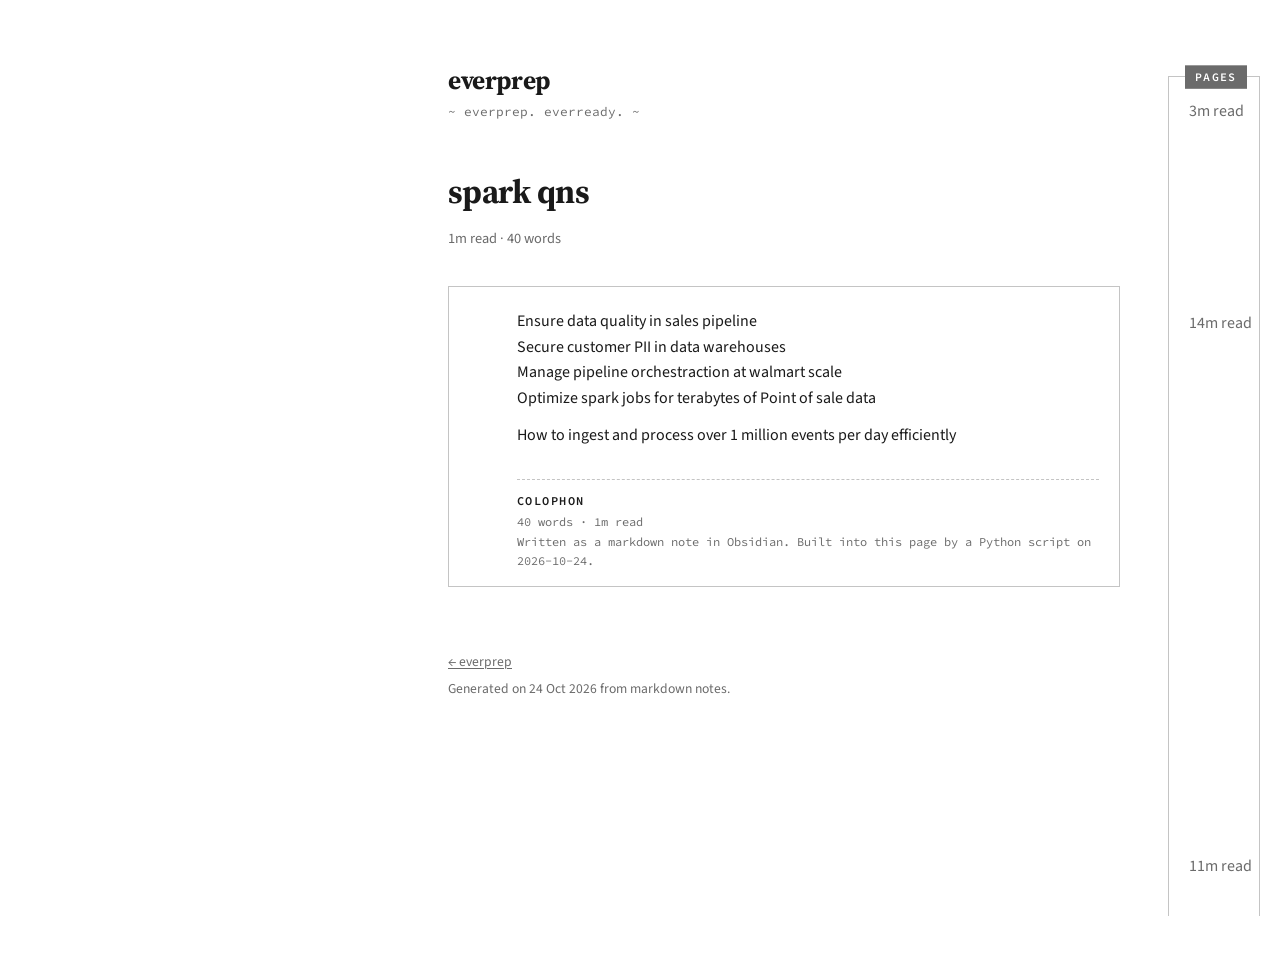
<file: website/spark-qns.html>
<!DOCTYPE html>
<html lang="en">
<head>
    <meta charset="UTF-8">
    <meta http-equiv="X-UA-Compatible" content="IE=edge">
    <meta name="viewport" content="width=device-width, initial-scale=1.0">

    <title>spark qns - everprep</title>
    <link rel="preconnect" href="https://fonts.googleapis.com">
    <link rel="preconnect" href="https://fonts.gstatic.com" crossorigin>
    <link href="https://fonts.googleapis.com/css2?family=Source+Serif+4:opsz,wght@8..60,600;8..60,700&family=Source+Code+Pro:wght@400;600&family=Source+Sans+3:ital,wght@0,400;0,600;0,700;1,400&display=swap" rel="stylesheet">
    <link rel="stylesheet" href="static/minimal.css">
    <link rel="stylesheet" href="static/codehilite.css">
    <link rel="stylesheet" href="static/everprep.css">

    <link rel="apple-touch-icon" sizes="180x180" href="static/favicon/apple-touch-icon.png">
    <link rel="icon" type="image/png" sizes="32x32" href="static/favicon/favicon-32x32.png">
    <link rel="icon" type="image/png" sizes="16x16" href="static/favicon/favicon-16x16.png">
    <link rel="mask-icon" href="static/favicon/safari-pinned-tab.svg" color="#5bbad5">
</head>

<body>

<div class="progress" aria-hidden="true"><span></span></div>

<div class="page article-layout">

    <nav class="site-nav">
        <div class="masthead">
            <a class="site-name" href="index.html">everprep</a>
        </div>
        <p class="tagline">~ everprep. everready. ~</p>
    </nav>

    <header>
        <h1>spark qns</h1>
        <p class="meta">1m read &middot; 40 words</p>
    </header>

    

    <article class="prose box">
<p>Ensure data quality in sales pipeline<br/>
Secure customer PII in data warehouses<br/>
Manage pipeline orchestraction at walmart scale<br/>
Optimize spark jobs for terabytes of Point of sale data</p>
<p>How to ingest and process over 1 million events per day efficiently</p>


        <footer class="colophon">
            <span class="colophon-title">Colophon</span>
            40 words &middot; 1m read<br>
            Written as a markdown note in Obsidian.
            Built into this page by a Python script on 2026-10-24.
        </footer>
    </article>

    <div class="more">
        <section class="box">
        <h2 class="box-title">Pages</h2>
        <ul class="list">
            
            <li>
                <span class="muted">3m read</span>
                <a href="index.html">everprep</a>
            </li>
            
            <li>
                <span class="muted">14m read</span>
                <a href="cloud-aws-services-list.html">cloud - aws services list</a>
            </li>
            
            <li>
                <span class="muted">11m read</span>
                <a href="cloud-databricks-services-and-how-they-work.html">cloud - Databricks Services and How They Work</a>
            </li>
            
            <li>
                <span class="muted">3m read</span>
                <a href="data-engineering.html">data engineering</a>
            </li>
            
            <li>
                <span class="muted">4m read</span>
                <a href="data-modelling.html">data modelling</a>
            </li>
            
            <li>
                <span class="muted">2m read</span>
                <a href="data-pipelines.html">data pipelines</a>
            </li>
            
            <li>
                <span class="muted">7m read</span>
                <a href="databricks.html">databricks</a>
            </li>
            
            <li>
                <span class="muted">1m read</span>
                <a href="delta-lake.html">Delta lake</a>
            </li>
            
            <li>
                <span class="muted">13m read</span>
                <a href="delta-lake-performance-optimization-and-maintenance.html">Delta Lake - performance optimization and maintenance</a>
            </li>
            
            <li>
                <span class="muted">1m read</span>
                <a href="interview-rounds.html">interview rounds</a>
            </li>
            
            <li>
                <span class="muted">10m read</span>
                <a href="python-leetcode.html">python - leetcode</a>
            </li>
            
            <li>
                <span class="muted">24m read</span>
                <a href="spark-code.html">spark - code</a>
            </li>
            
            <li>
                <span class="muted">14m read</span>
                <a href="spark-theory.html">spark - theory</a>
            </li>
            
            <li class="is-current">
                <span class="muted">1m read</span>
                <a href="spark-qns.html">spark qns</a>
            </li>
            
            <li>
                <span class="muted">12m read</span>
                <a href="sql.html">sql</a>
            </li>
            
        </ul>
        </section>
    </div>

    <footer class="site-footer">
        <p><a href="index.html">&larr; everprep</a></p>
        <p>Generated on 24 Oct 2026 from markdown notes.</p>
    </footer>

</div>

    <script>
        // Obsidian callouts: "> [!NOTE] Optional title" blockquotes become labelled boxes.
        (function () {
            const marker = /^\s*\[!(\w+)\][+-]?[ \t]*([^\n<]*)(?:\s*<br\s*\/?>|\n)?/;
            document.querySelectorAll(".prose blockquote").forEach(quote => {
                const first = quote.querySelector("p");
                if (!first) return;
                const match = first.innerHTML.match(marker);
                if (!match) return;

                const kind = match[1].toLowerCase();
                first.innerHTML = first.innerHTML.slice(match[0].length).trim();
                if (!first.innerHTML) first.remove();

                const title = document.createElement("p");
                title.className = "callout-title";
                const label = document.createElement("span");
                label.className = "callout-kind";
                label.textContent = kind;
                title.appendChild(label);
                if (match[2].trim()) title.appendChild(document.createTextNode(match[2].trim()));

                quote.classList.add("callout", "callout--" + kind);
                quote.prepend(title);
            });
        })();

        // Reading progress: a thin bar across the top of the page.
        (function () {
            const bar = document.querySelector(".progress span");
            if (!bar) return;
            let queued = false;
            function update() {
                queued = false;
                const max = document.documentElement.scrollHeight - window.innerHeight;
                const ratio = max > 0 ? Math.min(1, Math.max(0, window.scrollY / max)) : 0;
                bar.style.transform = "scaleX(" + ratio + ")";
            }
            function schedule() {
                if (queued) return;
                queued = true;
                requestAnimationFrame(update);
            }
            window.addEventListener("scroll", schedule, { passive: true });
            window.addEventListener("resize", schedule, { passive: true });
            update();
        })();

        (function () {
            const tocScroll = document.querySelector(".toc-scroll");
            const tocLinks = document.querySelectorAll('.toc a[href^="#"]');
            if (!tocLinks.length) return;

            // Pair every TOC link with the heading it points at, in document order.
            const entries = [];
            tocLinks.forEach(link => {
                const id = decodeURIComponent(link.hash.slice(1));
                const heading = id ? document.getElementById(id) : null;
                if (heading) entries.push({ heading, link });
            });
            if (!entries.length) return;

            entries.sort((a, b) =>
                a.heading.compareDocumentPosition(b.heading) &
                    Node.DOCUMENT_POSITION_FOLLOWING ? -1 : 1
            );

            const smooth = !window.matchMedia(
                "(prefers-reduced-motion: reduce)"
            ).matches;

            // Don't yank the TOC around while the reader is scrolling it by hand.
            let handScrolledAt = 0;
            if (tocScroll) {
                ["wheel", "touchstart", "pointerdown"].forEach(evt =>
                    tocScroll.addEventListener(
                        evt,
                        () => { handScrolledAt = Date.now(); },
                        { passive: true }
                    )
                );
            }

            // Scroll the TOC's own container (never the page) so the active
            // link sits in the middle of the list.
            function revealInToc(link) {
                if (!tocScroll) return;
                // Not scrollable: short TOC, or the stacked mobile layout.
                if (tocScroll.scrollHeight <= tocScroll.clientHeight) return;
                if (Date.now() - handScrolledAt < 1500) return;

                const containerTop = tocScroll.getBoundingClientRect().top;
                const linkRect = link.getBoundingClientRect();
                const wanted =
                    tocScroll.scrollTop +
                    (linkRect.top - containerTop) -
                    (tocScroll.clientHeight - linkRect.height) / 2;

                const top = Math.max(
                    0,
                    Math.min(
                        wanted,
                        tocScroll.scrollHeight - tocScroll.clientHeight
                    )
                );

                if (Math.abs(top - tocScroll.scrollTop) < 2) return;
                tocScroll.scrollTo({
                    top: top,
                    behavior: smooth ? "smooth" : "auto"
                });
            }

            let active = null;

            function setActive(entry) {
                if (entry === active) return;
                if (active) active.link.classList.remove("highlight");
                entry.link.classList.add("highlight");
                active = entry;
                revealInToc(entry.link);
            }

            function update() {
                // The heading that most recently crossed the reading line is
                // the one being read.
                const readingLine = window.innerHeight * 0.25;
                let current = entries[0];

                for (const entry of entries) {
                    if (entry.heading.getBoundingClientRect().top > readingLine) break;
                    current = entry;
                }

                // At the page bottom the last heading may never reach the
                // reading line, so claim it explicitly.
                const atBottom =
                    window.innerHeight + window.scrollY >=
                    document.documentElement.scrollHeight - 2;
                if (atBottom) current = entries[entries.length - 1];

                setActive(current);
            }

            let queued = false;
            function schedule() {
                if (queued) return;
                queued = true;
                requestAnimationFrame(() => {
                    queued = false;
                    update();
                });
            }

            window.addEventListener("scroll", schedule, { passive: true });
            window.addEventListener("resize", schedule, { passive: true });
            window.addEventListener("load", schedule);
            update();
        })();
    </script>
</body>
</html>
</file>
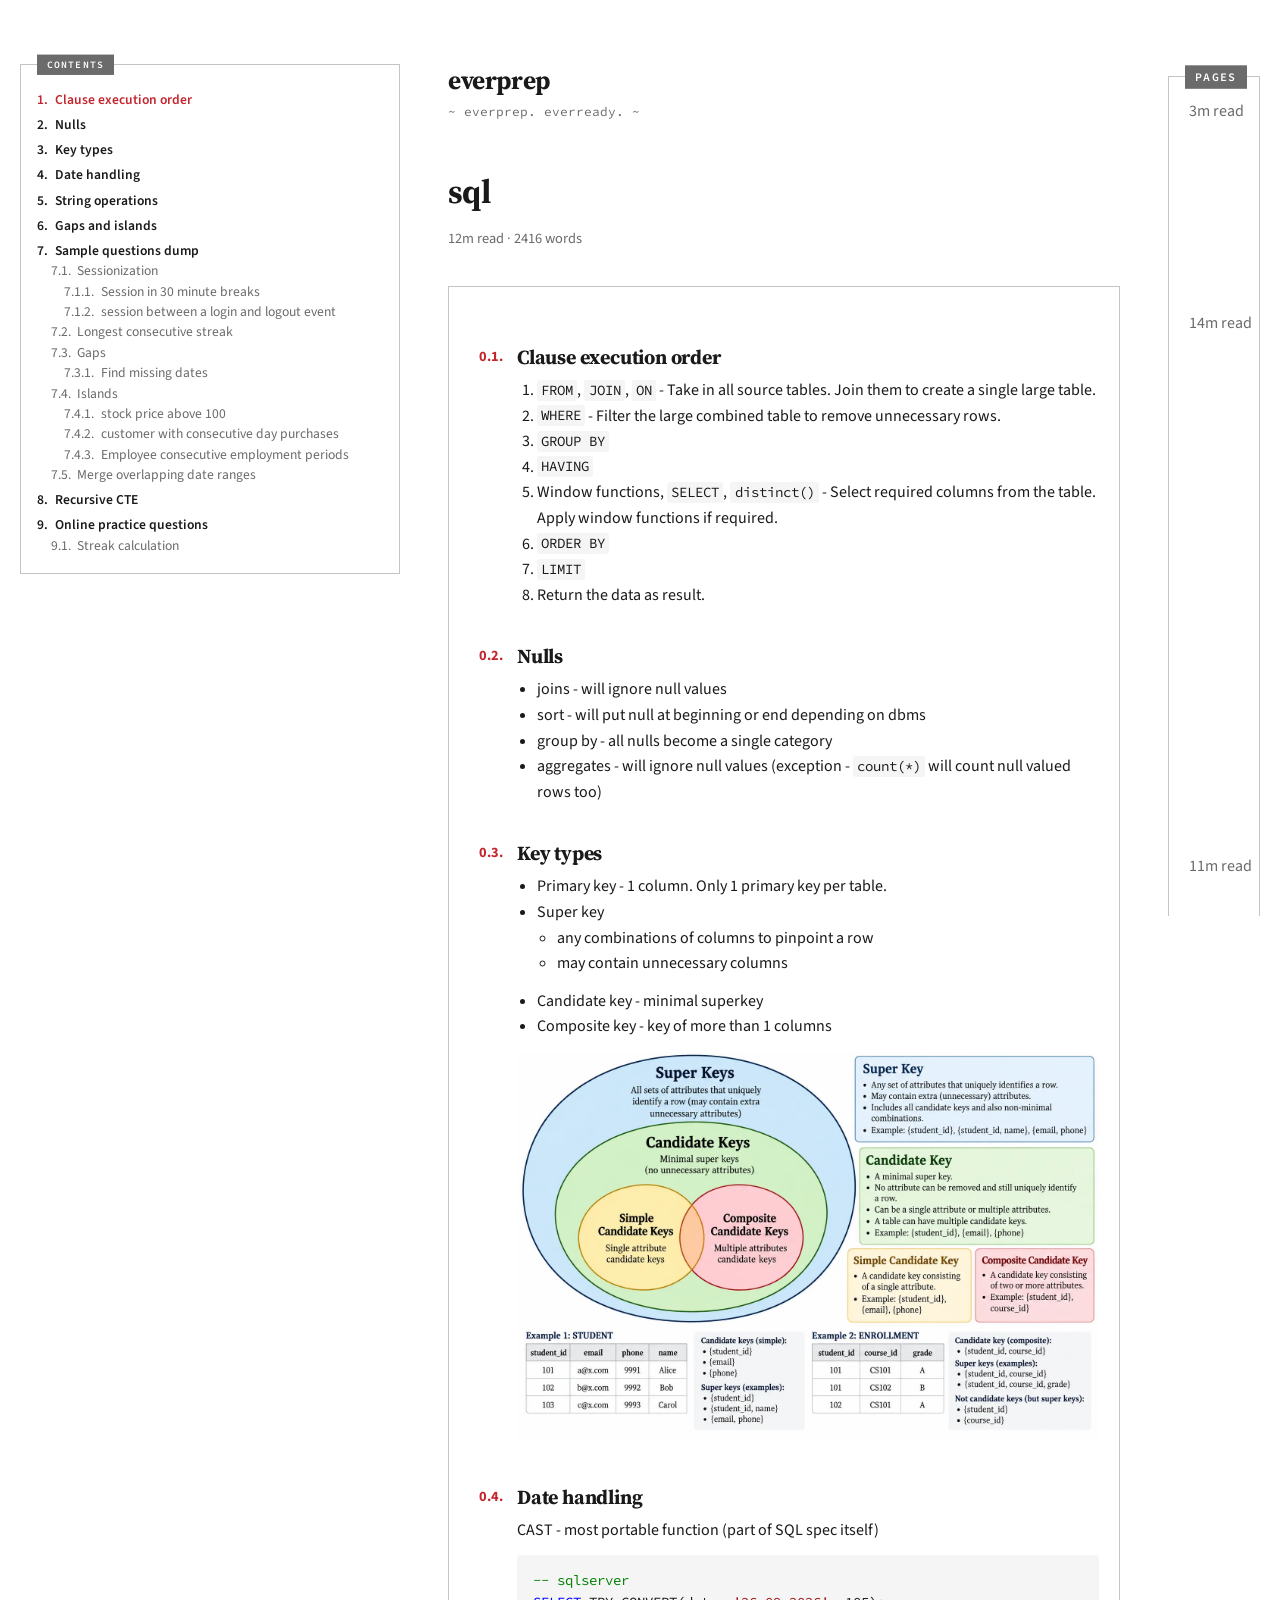
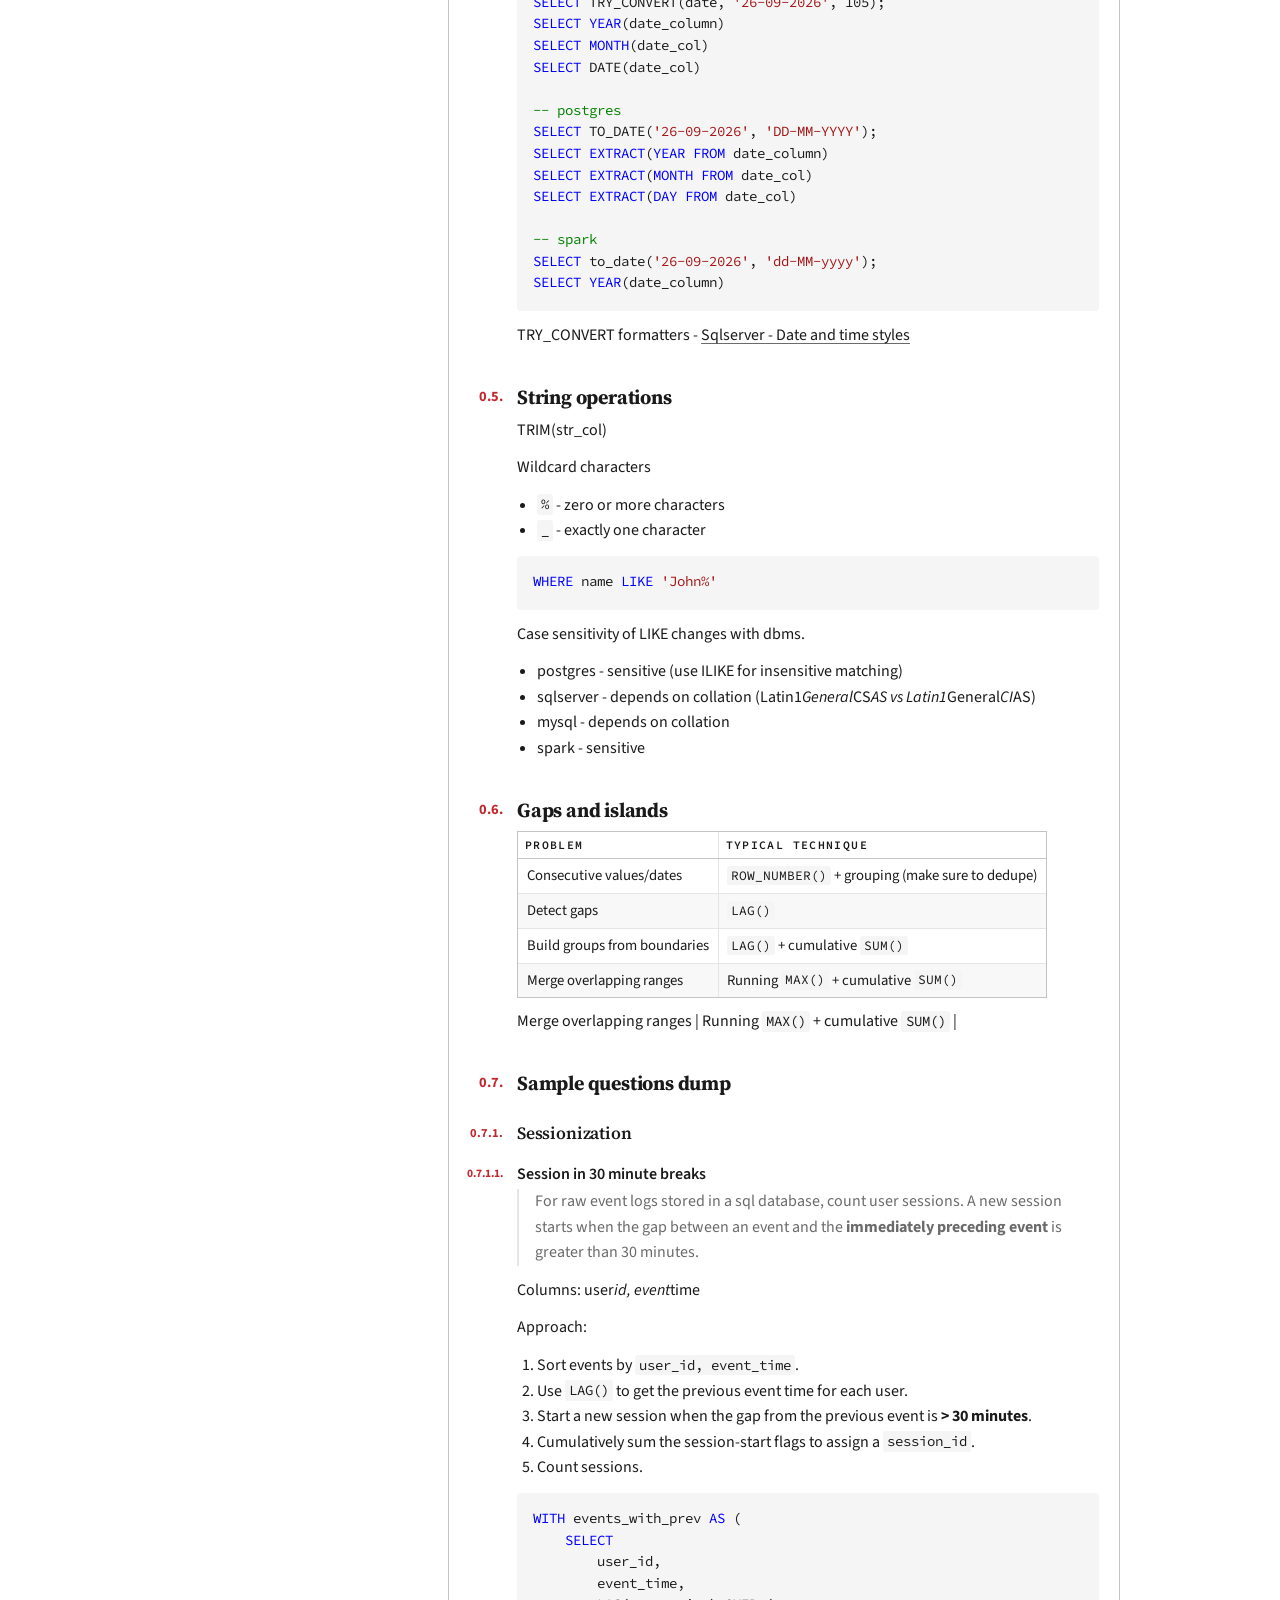
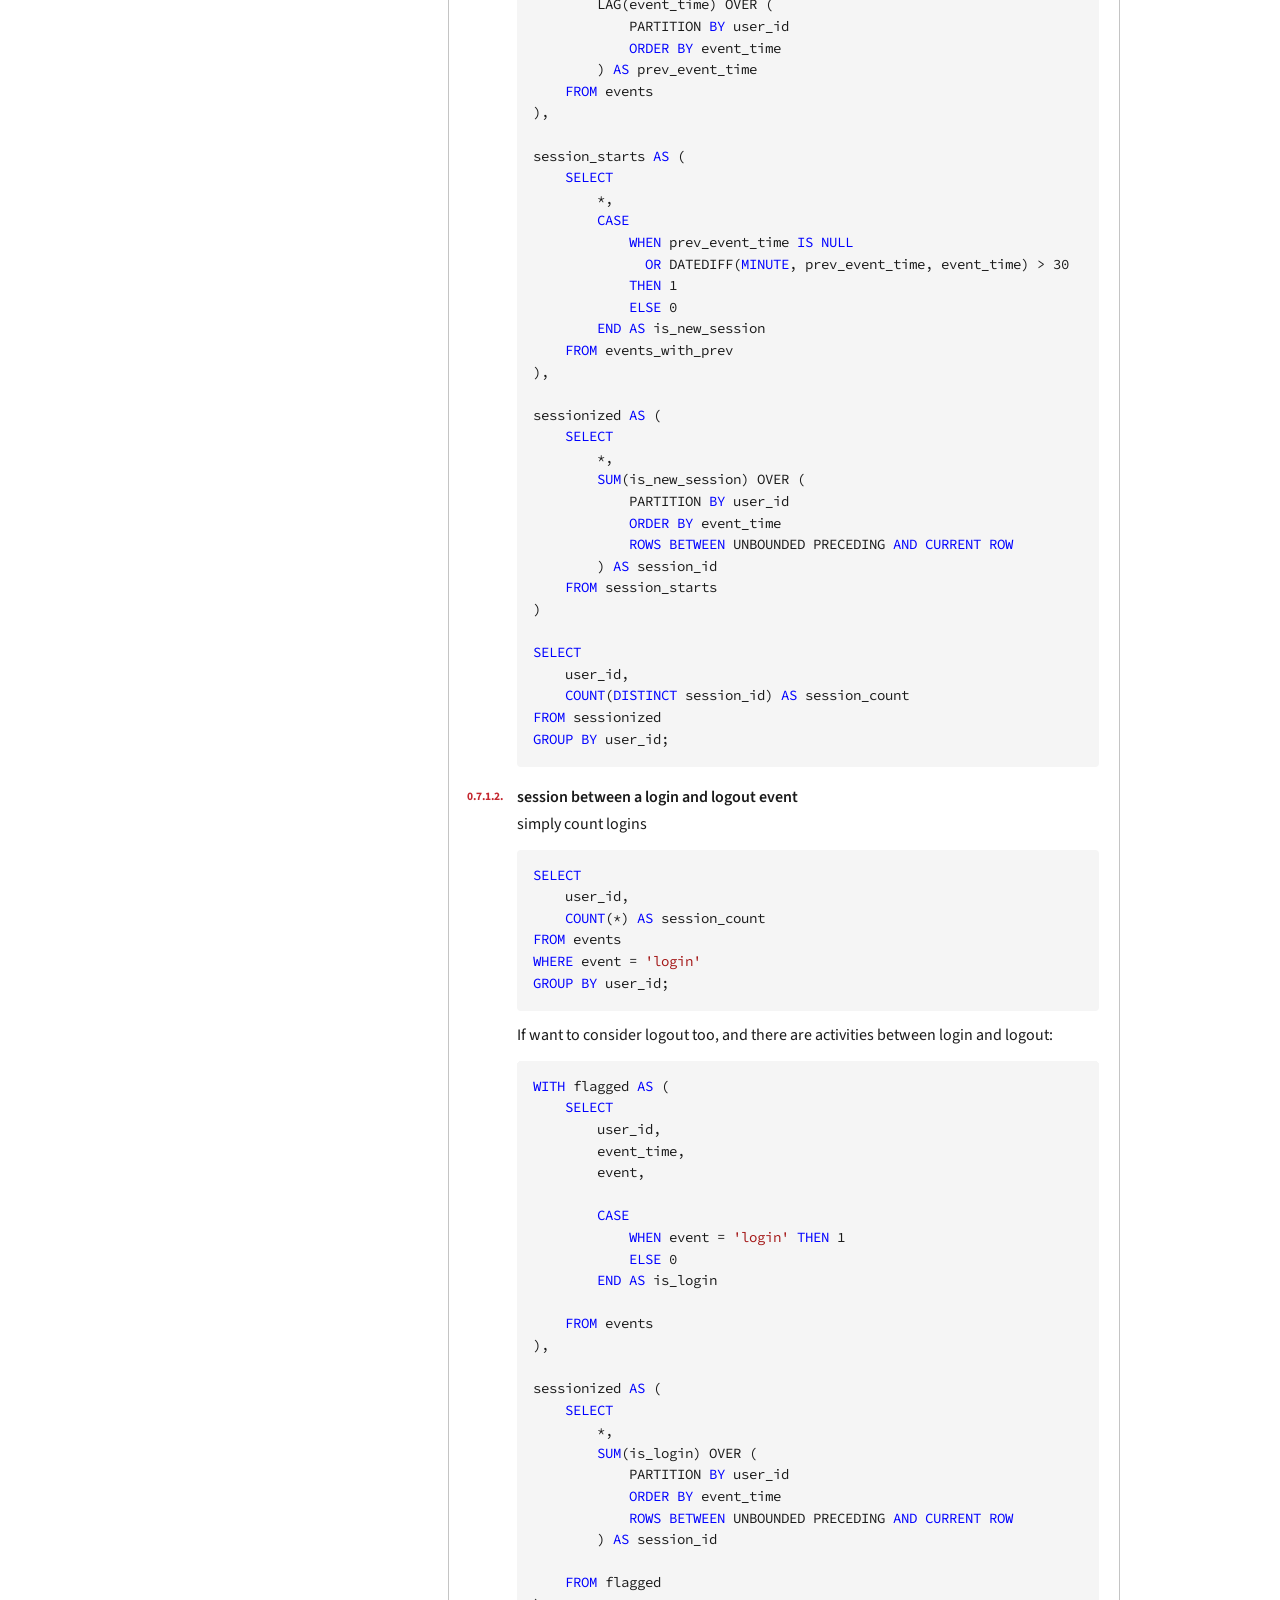
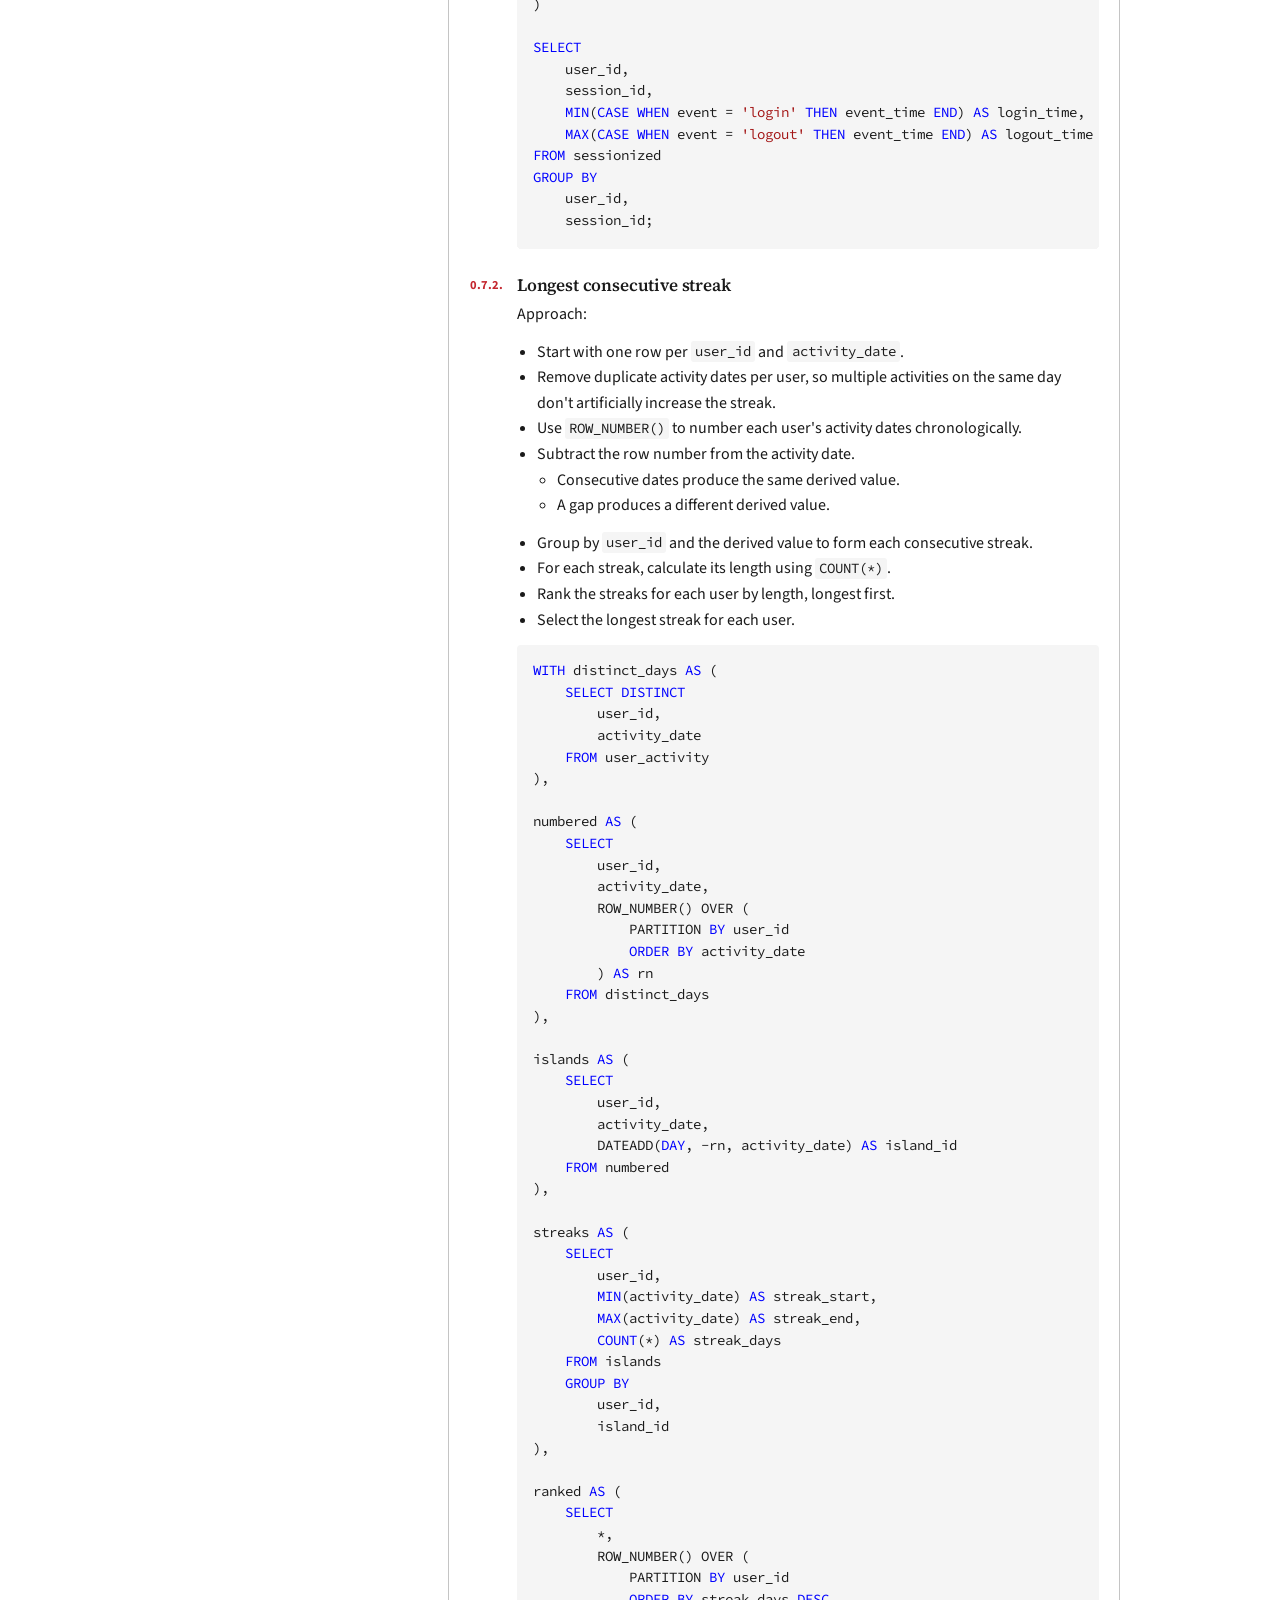
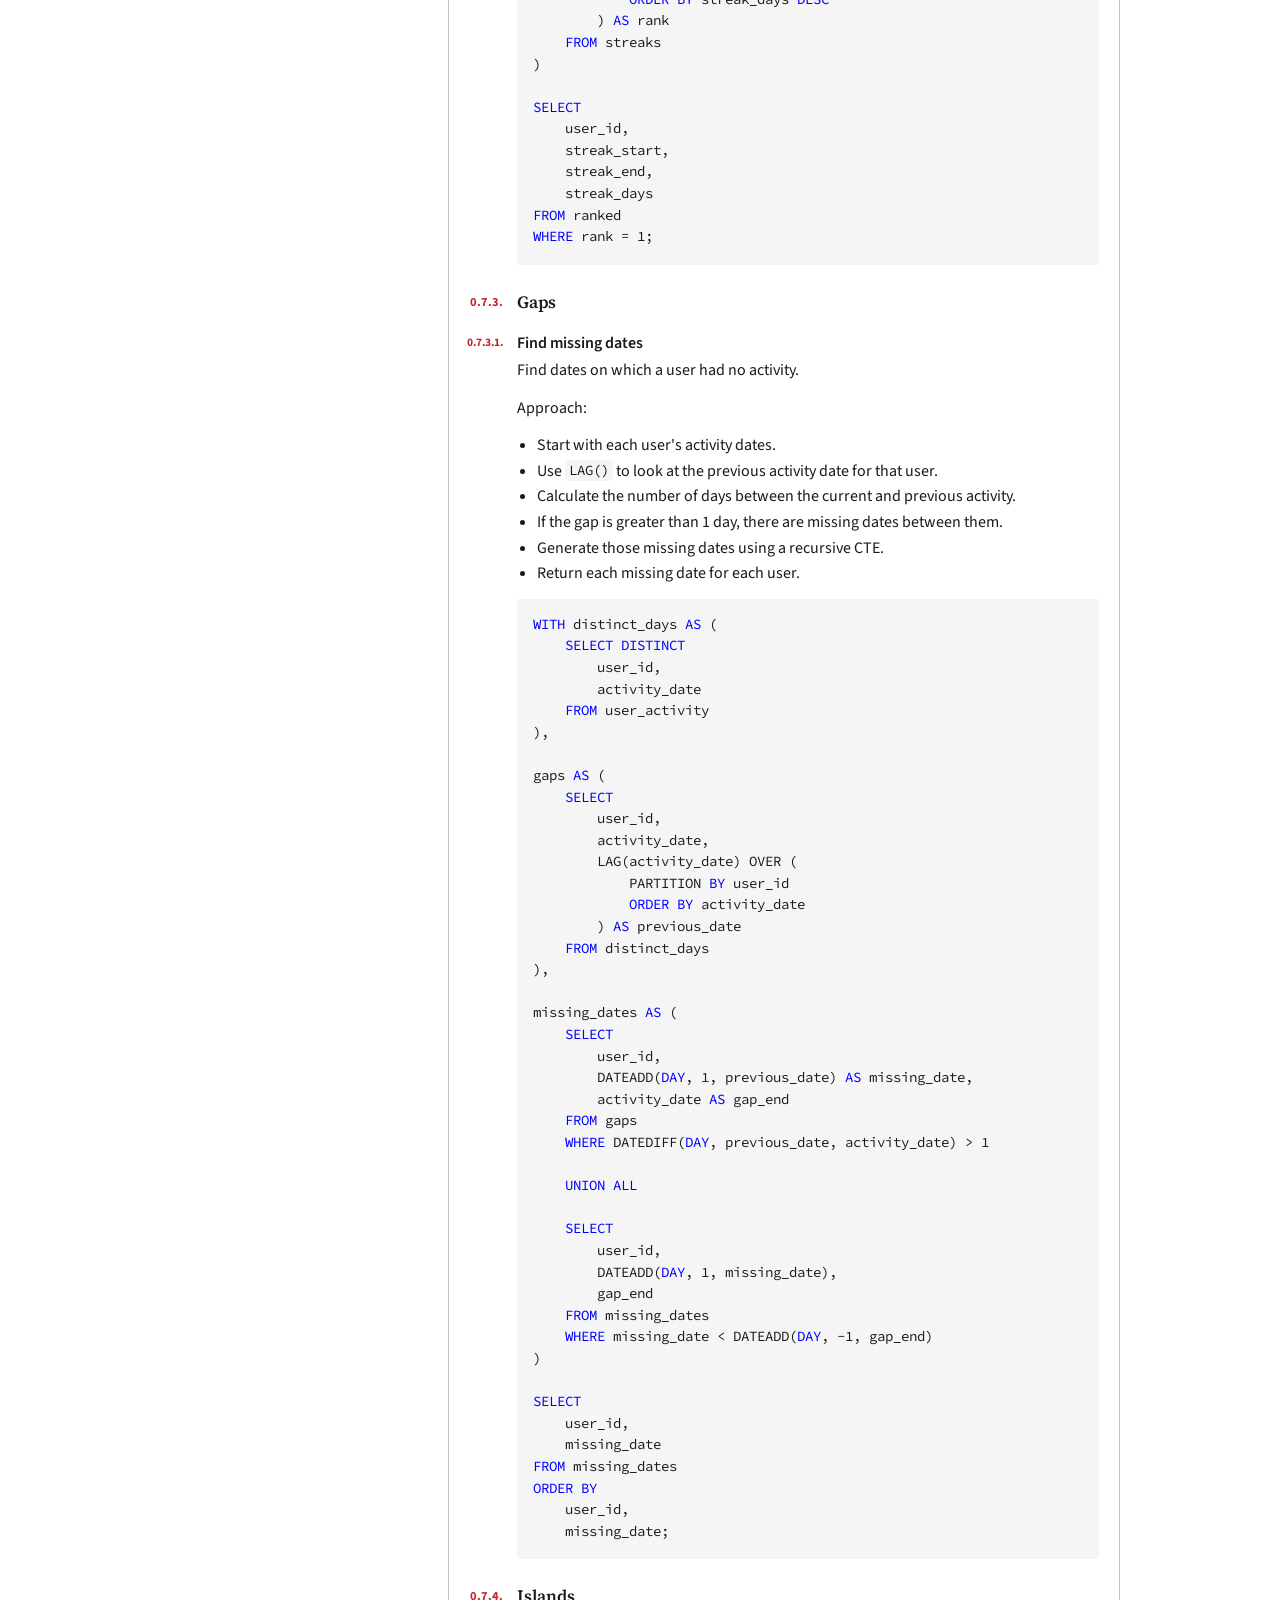
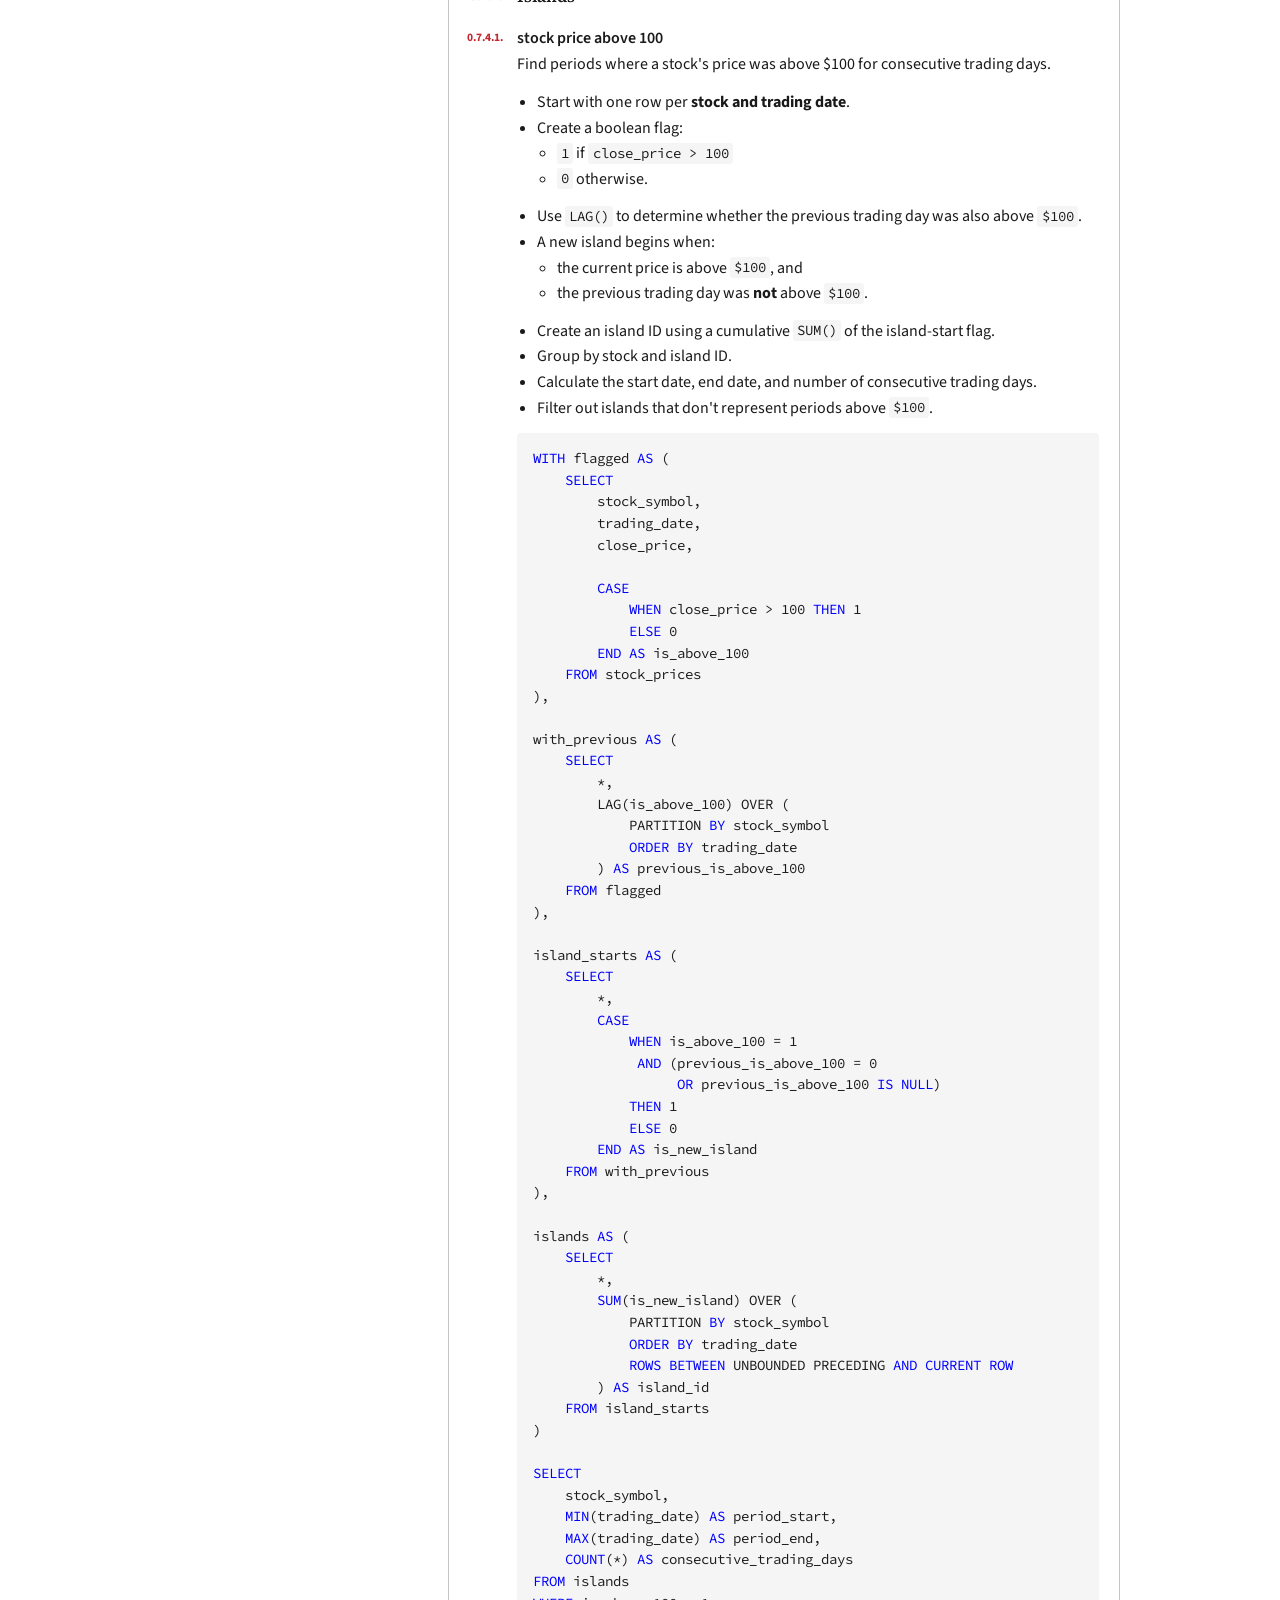
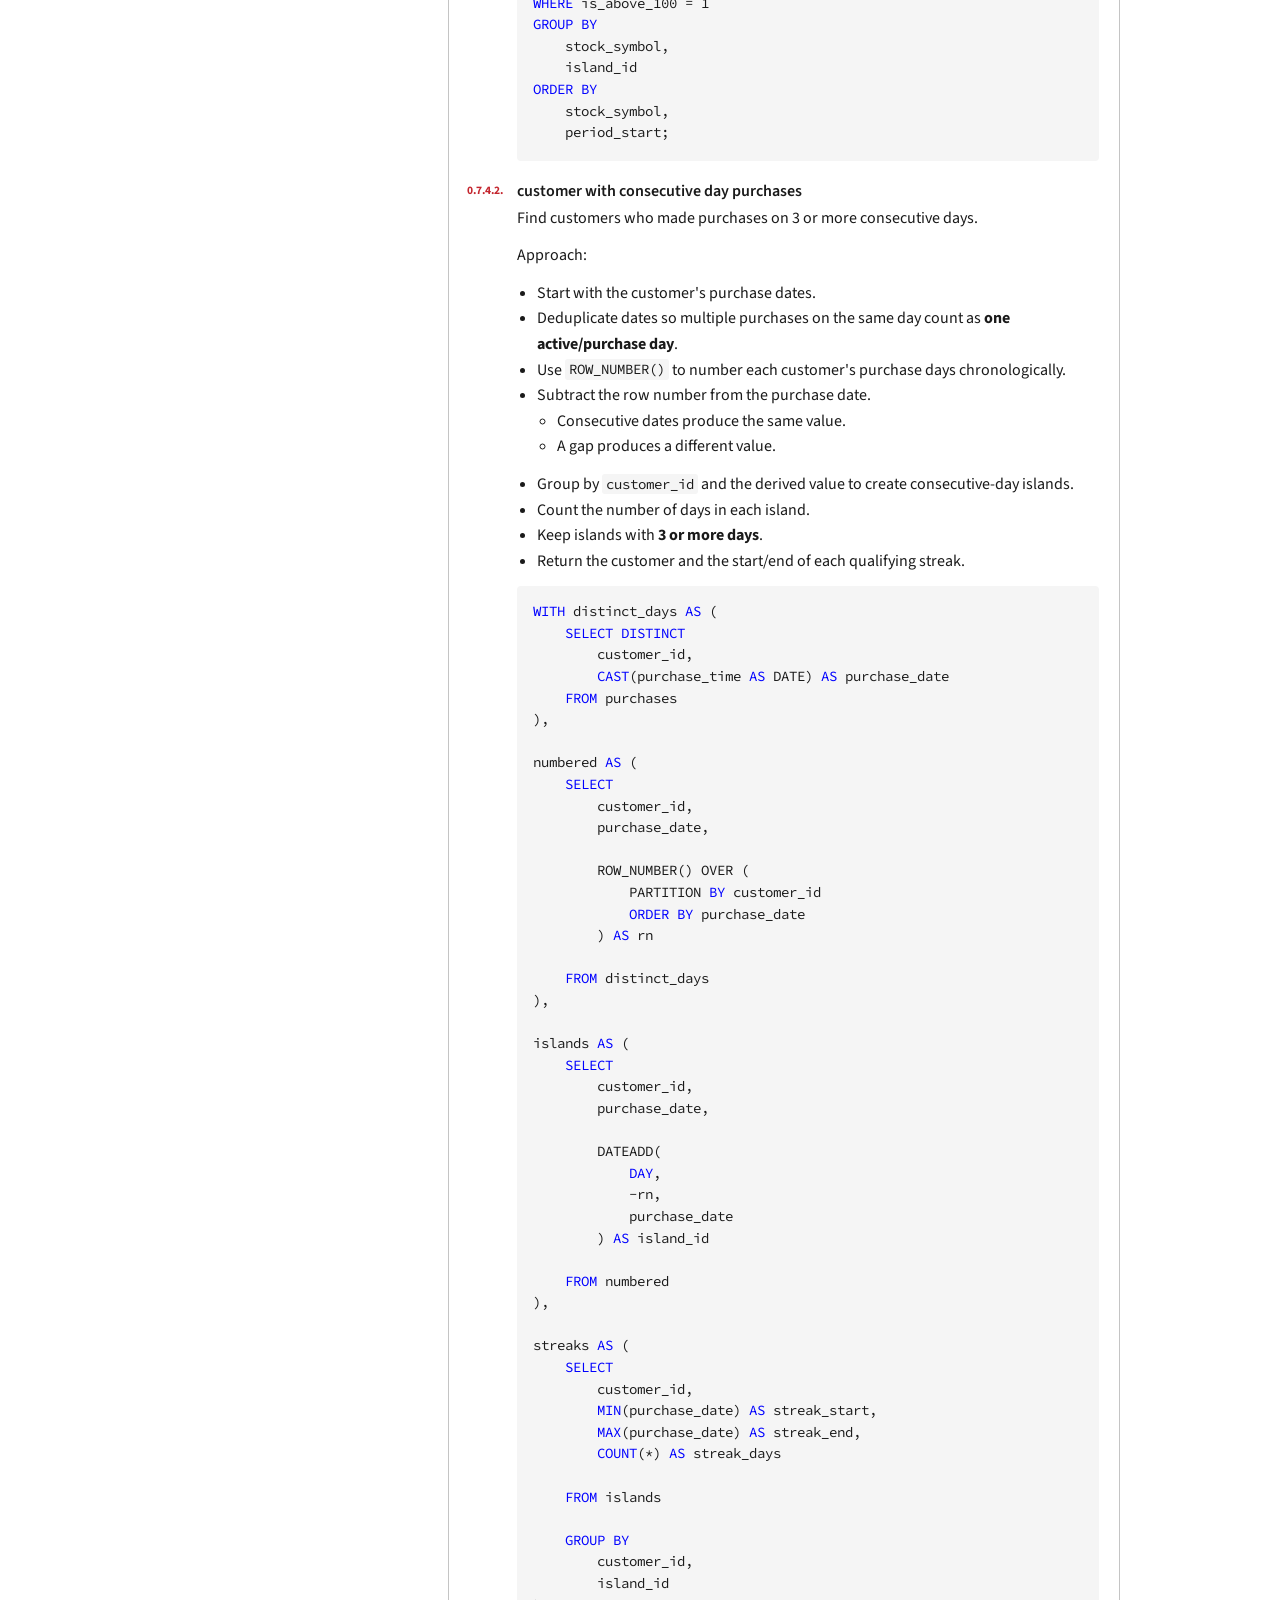
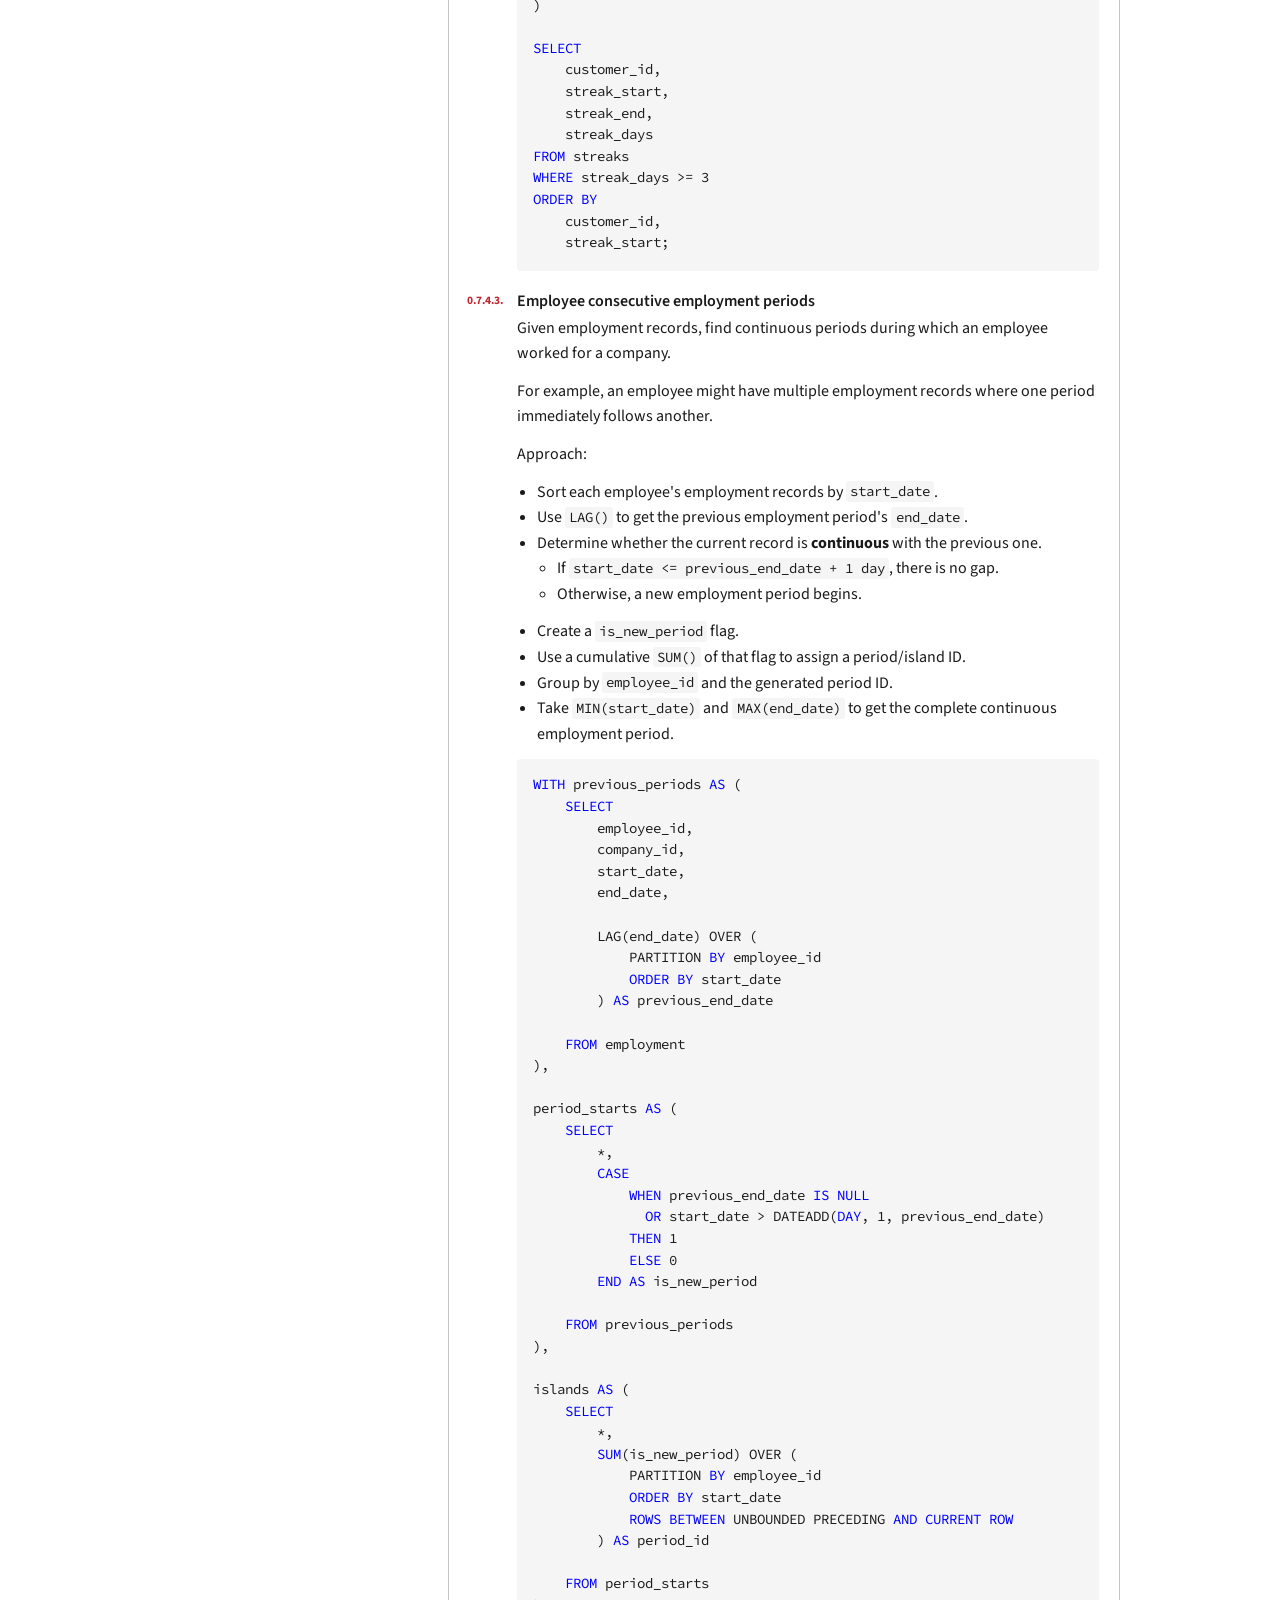
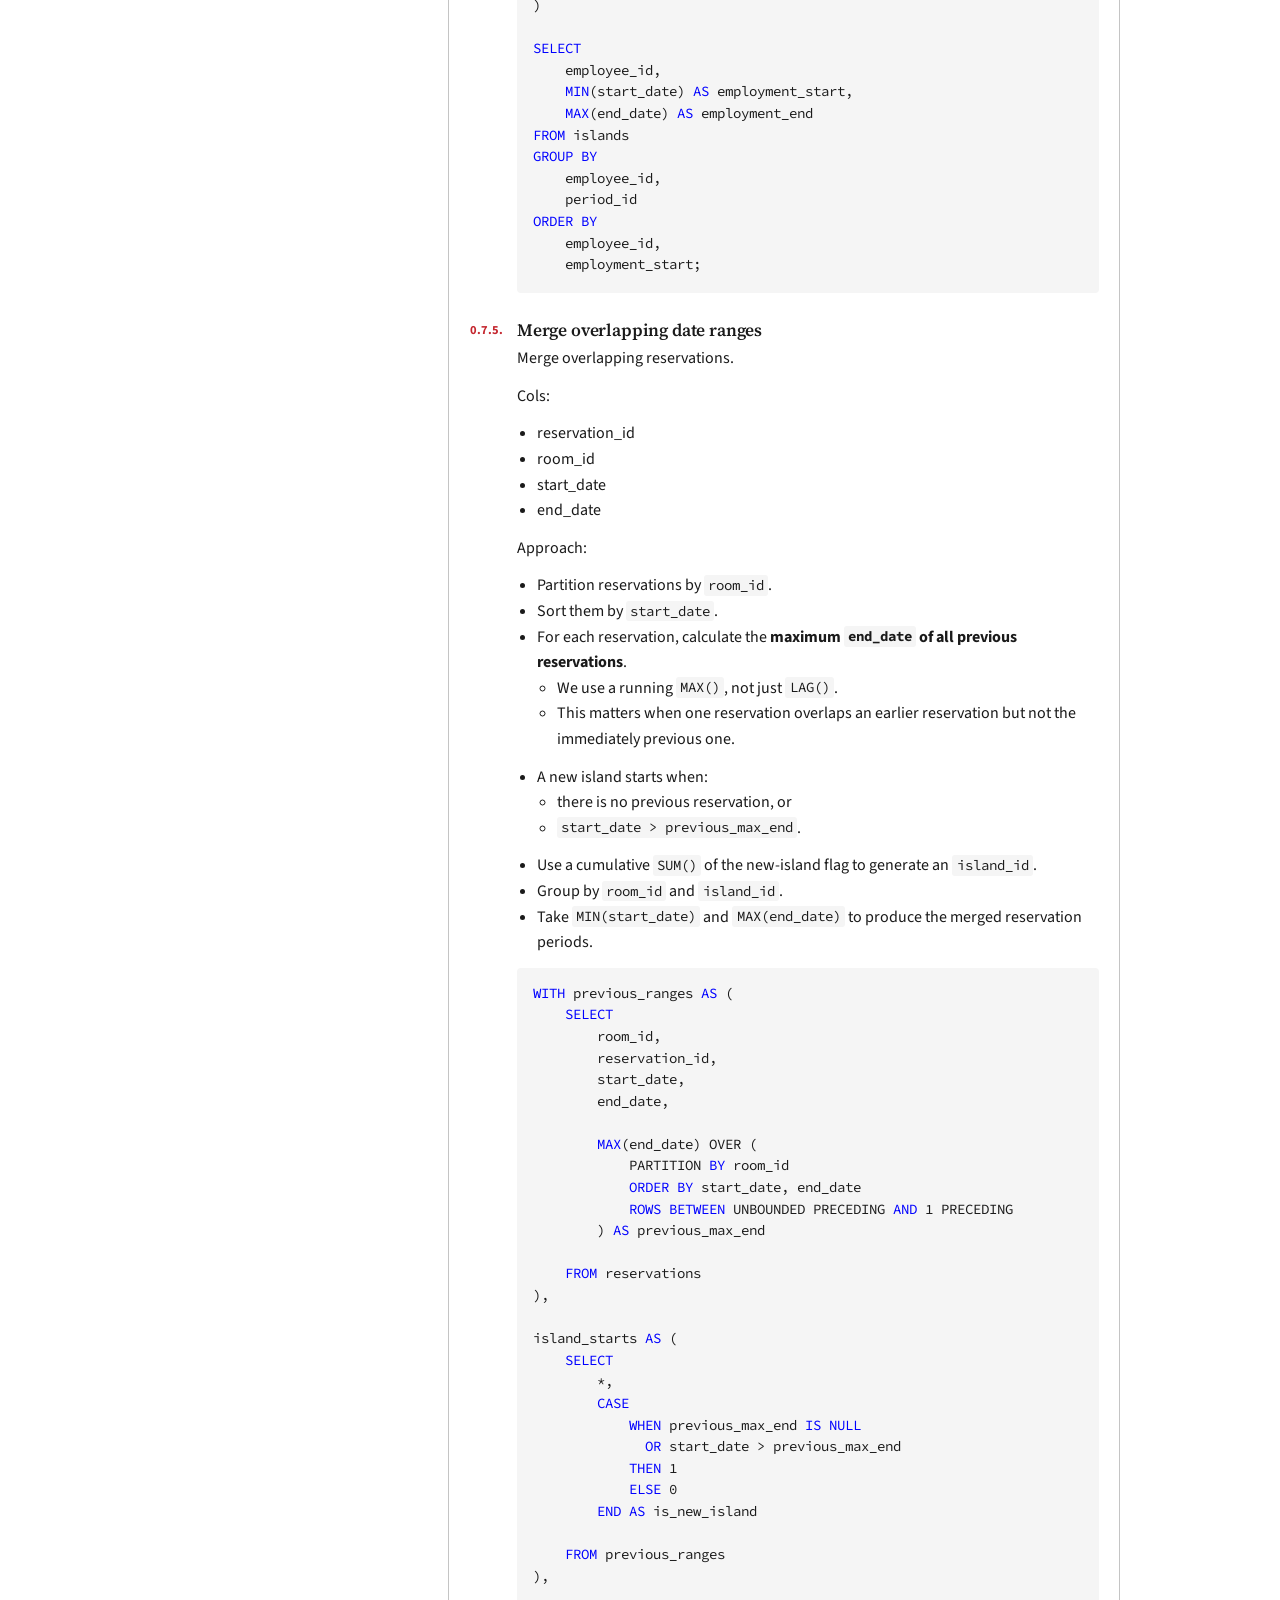
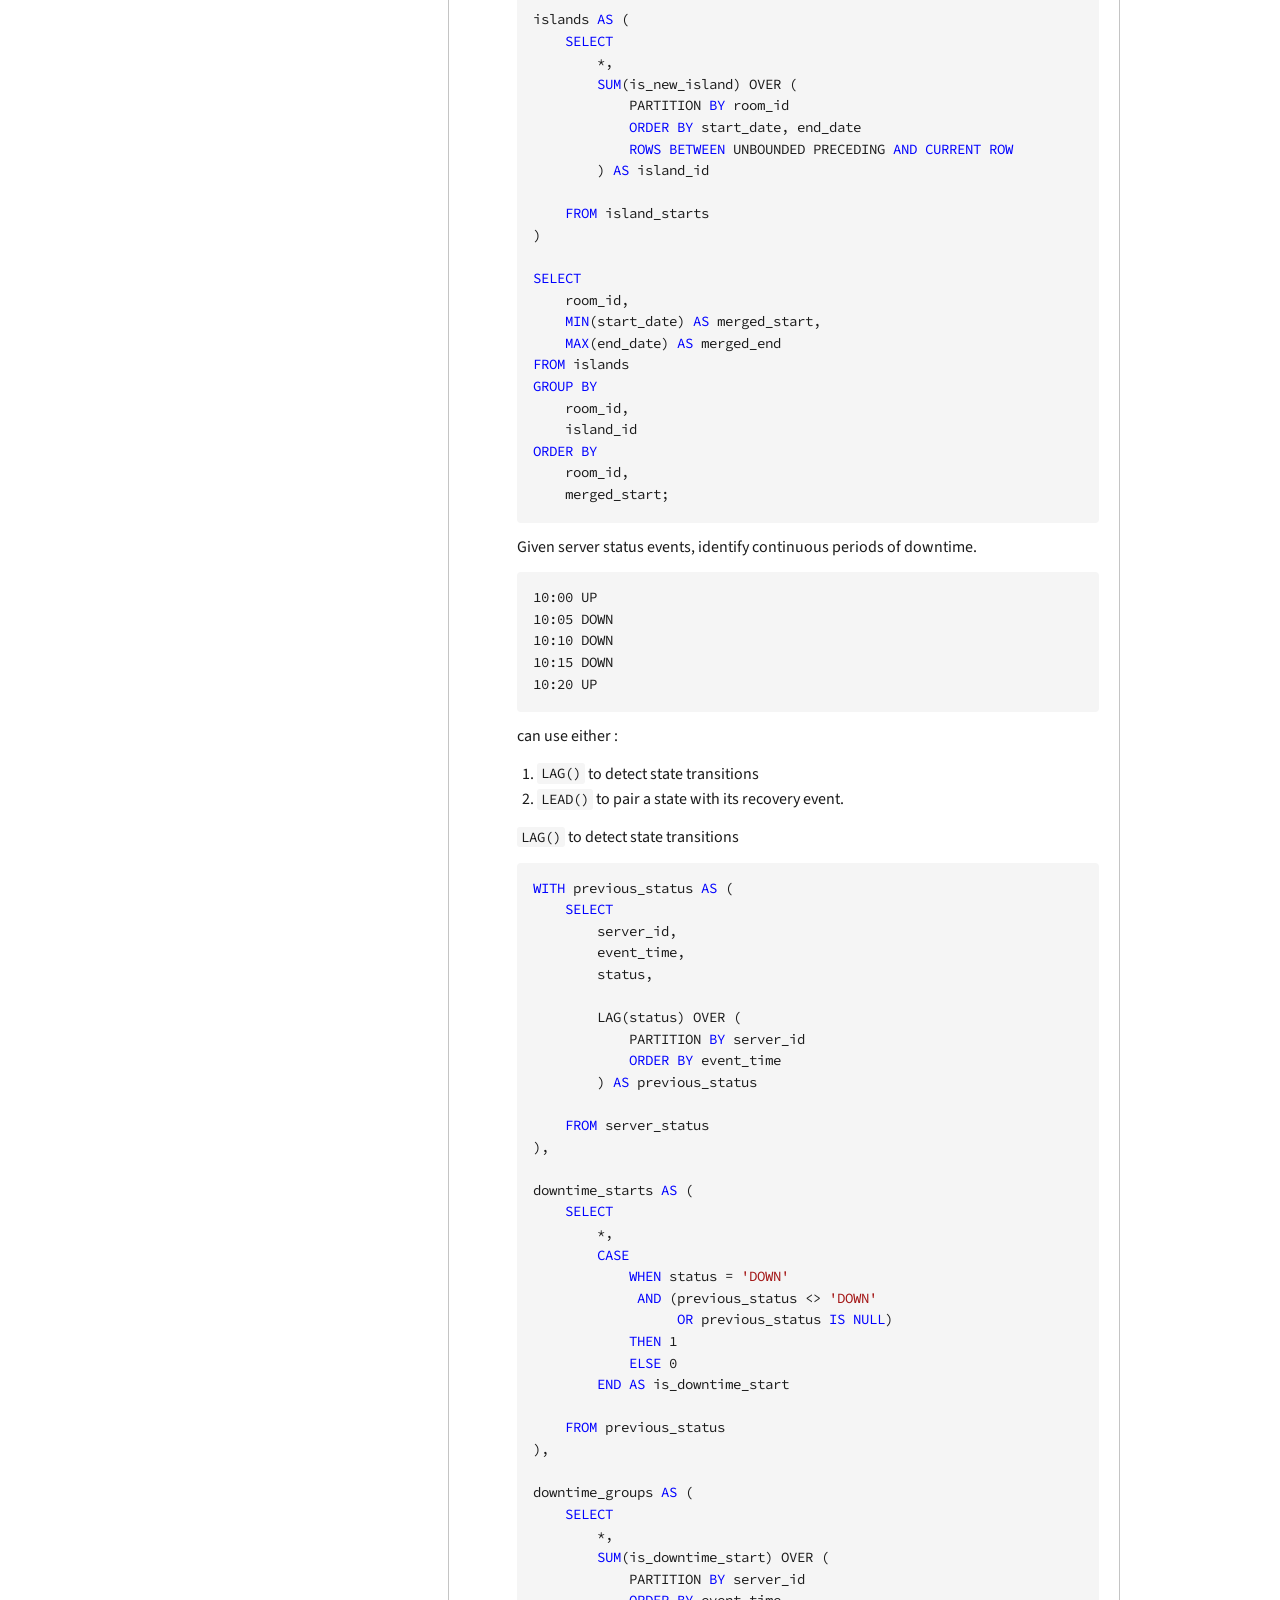
<file: website/sql.html>
<!DOCTYPE html>
<html lang="en">
<head>
    <meta charset="UTF-8">
    <meta http-equiv="X-UA-Compatible" content="IE=edge">
    <meta name="viewport" content="width=device-width, initial-scale=1.0">

    <title>sql - everprep</title>
    <link rel="preconnect" href="https://fonts.googleapis.com">
    <link rel="preconnect" href="https://fonts.gstatic.com" crossorigin>
    <link href="https://fonts.googleapis.com/css2?family=Source+Serif+4:opsz,wght@8..60,600;8..60,700&family=Source+Code+Pro:wght@400;600&family=Source+Sans+3:ital,wght@0,400;0,600;0,700;1,400&display=swap" rel="stylesheet">
    <link rel="stylesheet" href="static/minimal.css">
    <link rel="stylesheet" href="static/codehilite.css">
    <link rel="stylesheet" href="static/everprep.css">

    <link rel="apple-touch-icon" sizes="180x180" href="static/favicon/apple-touch-icon.png">
    <link rel="icon" type="image/png" sizes="32x32" href="static/favicon/favicon-32x32.png">
    <link rel="icon" type="image/png" sizes="16x16" href="static/favicon/favicon-16x16.png">
    <link rel="mask-icon" href="static/favicon/safari-pinned-tab.svg" color="#5bbad5">
</head>

<body>

<div class="progress" aria-hidden="true"><span></span></div>

<div class="page article-layout">

    <nav class="site-nav">
        <div class="masthead">
            <a class="site-name" href="index.html">everprep</a>
        </div>
        <p class="tagline">~ everprep. everready. ~</p>
    </nav>

    <header>
        <h1>sql</h1>
        <p class="meta">12m read &middot; 2416 words</p>
    </header>

    
    <nav class="toc box" aria-label="Table of contents">
        <h2 class="box-title">Contents</h2>
        <div class="toc-scroll">
            
<ul>
    <li><a href="#clause-execution-order">Clause execution order</a></li>
    <li><a href="#nulls">Nulls</a></li>
    <li><a href="#key-types">Key types</a></li>
    <li><a href="#date-handling">Date handling</a></li>
    <li><a href="#string-operations">String operations</a></li>
    <li><a href="#gaps-and-islands">Gaps and islands</a></li>
    <li><a href="#sample-questions-dump">Sample questions dump</a>
<ul>
    <li><a href="#sessionization">Sessionization</a>
<ul>
    <li><a href="#session-in-30-minute-breaks">Session in 30 minute breaks</a></li>
    <li><a href="#session-between-a-login-and-logout-event">session between a login and logout event</a></li>
</ul></li>
    <li><a href="#longest-consecutive-streak">Longest consecutive streak</a></li>
    <li><a href="#gaps">Gaps</a>
<ul>
    <li><a href="#find-missing-dates">Find missing dates</a></li>
</ul></li>
    <li><a href="#islands">Islands</a>
<ul>
    <li><a href="#stock-price-above-100">stock price above 100</a></li>
    <li><a href="#customer-with-consecutive-day-purchases">customer with consecutive day purchases</a></li>
    <li><a href="#employee-consecutive-employment-periods">Employee consecutive employment periods</a></li>
</ul></li>
    <li><a href="#merge-overlapping-date-ranges">Merge overlapping date ranges</a></li>
</ul></li>
    <li><a href="#recursive-cte">Recursive CTE</a></li>
    <li><a href="#online-practice-questions">Online practice questions</a>
<ul>
    <li><a href="#streak-calculation">Streak calculation</a></li>
</ul></li>
</ul>
        </div>
    </nav>
    

    <article class="prose box">
<h2 id="clause-execution-order">Clause execution order</h2>
<ol>
<li><code>FROM</code>, <code>JOIN</code>, <code>ON</code> - Take in all source tables. Join them to create a single large table.</li>
<li><code>WHERE</code> - Filter the large combined table to remove unnecessary rows.</li>
<li><code>GROUP BY</code></li>
<li><code>HAVING</code></li>
<li>Window functions, <code>SELECT</code>, <code>distinct()</code> - Select required columns from the table. Apply window functions if required.</li>
<li><code>ORDER BY</code></li>
<li><code>LIMIT</code></li>
<li>Return the data as result.</li>
</ol>
<h2 id="nulls">Nulls</h2>
<ul>
<li>joins - will ignore null values</li>
<li>sort - will put null at beginning or end depending on dbms</li>
<li>group by - all nulls become a single category</li>
<li>aggregates - will ignore null values (exception - <code>count(*)</code> will count  null valued rows too)</li>
</ul>
<h2 id="key-types">Key types</h2>
<ul>
<li>Primary key - 1 column. Only 1 primary key per table.</li>
<li>Super key 
<ul>
<li>any combinations of columns to pinpoint a row</li>
<li>may contain unnecessary columns</li>
</ul></li>
<li>Candidate key - minimal superkey</li>
<li>Composite key - key of more than 1 columns</li>
</ul>
<p><img alt="" src="z_asset_key_types.webp"/></p>
<h2 id="date-handling">Date handling</h2>
<p>CAST - most portable function (part of SQL spec itself)</p>
<div class="codehilite">
<pre><span></span><code><span class="c1">-- sqlserver</span>
<span class="k">SELECT</span><span class="w"> </span><span class="n">TRY_CONVERT</span><span class="p">(</span><span class="nb">date</span><span class="p">,</span><span class="w"> </span><span class="s1">'26-09-2026'</span><span class="p">,</span><span class="w"> </span><span class="mi">105</span><span class="p">);</span>
<span class="k">SELECT</span><span class="w"> </span><span class="k">YEAR</span><span class="p">(</span><span class="n">date_column</span><span class="p">)</span>
<span class="k">SELECT</span><span class="w"> </span><span class="k">MONTH</span><span class="p">(</span><span class="n">date_col</span><span class="p">)</span>
<span class="k">SELECT</span><span class="w"> </span><span class="nb">DATE</span><span class="p">(</span><span class="n">date_col</span><span class="p">)</span>

<span class="c1">-- postgres</span>
<span class="k">SELECT</span><span class="w"> </span><span class="n">TO_DATE</span><span class="p">(</span><span class="s1">'26-09-2026'</span><span class="p">,</span><span class="w"> </span><span class="s1">'DD-MM-YYYY'</span><span class="p">);</span>
<span class="k">SELECT</span><span class="w"> </span><span class="k">EXTRACT</span><span class="p">(</span><span class="k">YEAR</span><span class="w"> </span><span class="k">FROM</span><span class="w"> </span><span class="n">date_column</span><span class="p">)</span>
<span class="k">SELECT</span><span class="w"> </span><span class="k">EXTRACT</span><span class="p">(</span><span class="k">MONTH</span><span class="w"> </span><span class="k">FROM</span><span class="w"> </span><span class="n">date_col</span><span class="p">)</span>
<span class="k">SELECT</span><span class="w"> </span><span class="k">EXTRACT</span><span class="p">(</span><span class="k">DAY</span><span class="w"> </span><span class="k">FROM</span><span class="w"> </span><span class="n">date_col</span><span class="p">)</span>

<span class="c1">-- spark</span>
<span class="k">SELECT</span><span class="w"> </span><span class="n">to_date</span><span class="p">(</span><span class="s1">'26-09-2026'</span><span class="p">,</span><span class="w"> </span><span class="s1">'dd-MM-yyyy'</span><span class="p">);</span>
<span class="k">SELECT</span><span class="w"> </span><span class="k">YEAR</span><span class="p">(</span><span class="n">date_column</span><span class="p">)</span>
</code></pre>
</div>
<p>TRY_CONVERT formatters - <a href="https://learn.microsoft.com/en-us/sql/t-sql/functions/cast-and-convert-transact-sql?view=sql-server-ver17#date-and-time-styles">Sqlserver - Date and time styles</a></p>
<h2 id="string-operations">String operations</h2>
<p>TRIM(str_col)</p>
<p>Wildcard characters</p>
<ul>
<li><code>%</code> - zero or more characters</li>
<li><code>_</code> - exactly one character</li>
</ul>
<div class="codehilite">
<pre><span></span><code><span class="k">WHERE</span><span class="w"> </span><span class="n">name</span><span class="w"> </span><span class="k">LIKE</span><span class="w"> </span><span class="s1">'John%'</span>
</code></pre>
</div>
<p>Case sensitivity of LIKE changes with dbms.</p>
<ul>
<li>postgres - sensitive (use ILIKE for insensitive matching)</li>
<li>sqlserver - depends on collation (Latin1<em>General</em>CS<em>AS vs Latin1</em>General<em>CI</em>AS)</li>
<li>mysql - depends on collation</li>
<li>spark - sensitive</li>
</ul>
<h2 id="gaps-and-islands">Gaps and islands</h2>
<table>
<thead>
<tr>
<th>Problem</th>
<th>Typical technique</th>
</tr>
</thead>
<tbody>
<tr>
<td>Consecutive values/dates</td>
<td><code>ROW_NUMBER()</code> + grouping (make sure to dedupe)</td>
</tr>
<tr>
<td>Detect gaps</td>
<td><code>LAG()</code></td>
</tr>
<tr>
<td>Build groups from boundaries</td>
<td><code>LAG()</code> + cumulative <code>SUM()</code></td>
</tr>
<tr>
<td>Merge overlapping ranges</td>
<td>Running <code>MAX()</code> + cumulative <code>SUM()</code></td>
</tr>
</tbody>
</table>
<p>Merge overlapping ranges     | Running <code>MAX()</code> + cumulative <code>SUM()</code>            |</p>
<h2 id="sample-questions-dump">Sample questions dump</h2>
<h3 id="sessionization">Sessionization</h3>
<h4 id="session-in-30-minute-breaks">Session in 30 minute breaks</h4>
<blockquote>
<p>For raw event logs stored in a sql database, count user sessions. A new session starts when the gap between an event and the <strong>immediately preceding event</strong> is greater than 30 minutes.</p>
</blockquote>
<p>Columns: user<em>id, event</em>time</p>
<p>Approach:</p>
<ol>
<li>Sort events by <code>user_id, event_time</code>.</li>
<li>Use <code>LAG()</code> to get the previous event time for each user.</li>
<li>Start a new session when the gap from the previous event is <strong>&gt; 30 minutes</strong>.</li>
<li>Cumulatively sum the session-start flags to assign a <code>session_id</code>.</li>
<li>Count sessions.</li>
</ol>
<div class="codehilite">
<pre><span></span><code><span class="k">WITH</span><span class="w"> </span><span class="n">events_with_prev</span><span class="w"> </span><span class="k">AS</span><span class="w"> </span><span class="p">(</span>
<span class="w">    </span><span class="k">SELECT</span>
<span class="w">        </span><span class="n">user_id</span><span class="p">,</span>
<span class="w">        </span><span class="n">event_time</span><span class="p">,</span>
<span class="w">        </span><span class="n">LAG</span><span class="p">(</span><span class="n">event_time</span><span class="p">)</span><span class="w"> </span><span class="n">OVER</span><span class="w"> </span><span class="p">(</span>
<span class="w">            </span><span class="n">PARTITION</span><span class="w"> </span><span class="k">BY</span><span class="w"> </span><span class="n">user_id</span>
<span class="w">            </span><span class="k">ORDER</span><span class="w"> </span><span class="k">BY</span><span class="w"> </span><span class="n">event_time</span>
<span class="w">        </span><span class="p">)</span><span class="w"> </span><span class="k">AS</span><span class="w"> </span><span class="n">prev_event_time</span>
<span class="w">    </span><span class="k">FROM</span><span class="w"> </span><span class="n">events</span>
<span class="p">),</span>

<span class="n">session_starts</span><span class="w"> </span><span class="k">AS</span><span class="w"> </span><span class="p">(</span>
<span class="w">    </span><span class="k">SELECT</span>
<span class="w">        </span><span class="o">*</span><span class="p">,</span>
<span class="w">        </span><span class="k">CASE</span>
<span class="w">            </span><span class="k">WHEN</span><span class="w"> </span><span class="n">prev_event_time</span><span class="w"> </span><span class="k">IS</span><span class="w"> </span><span class="k">NULL</span>
<span class="w">              </span><span class="k">OR</span><span class="w"> </span><span class="n">DATEDIFF</span><span class="p">(</span><span class="k">MINUTE</span><span class="p">,</span><span class="w"> </span><span class="n">prev_event_time</span><span class="p">,</span><span class="w"> </span><span class="n">event_time</span><span class="p">)</span><span class="w"> </span><span class="o">&gt;</span><span class="w"> </span><span class="mi">30</span>
<span class="w">            </span><span class="k">THEN</span><span class="w"> </span><span class="mi">1</span>
<span class="w">            </span><span class="k">ELSE</span><span class="w"> </span><span class="mi">0</span>
<span class="w">        </span><span class="k">END</span><span class="w"> </span><span class="k">AS</span><span class="w"> </span><span class="n">is_new_session</span>
<span class="w">    </span><span class="k">FROM</span><span class="w"> </span><span class="n">events_with_prev</span>
<span class="p">),</span>

<span class="n">sessionized</span><span class="w"> </span><span class="k">AS</span><span class="w"> </span><span class="p">(</span>
<span class="w">    </span><span class="k">SELECT</span>
<span class="w">        </span><span class="o">*</span><span class="p">,</span>
<span class="w">        </span><span class="k">SUM</span><span class="p">(</span><span class="n">is_new_session</span><span class="p">)</span><span class="w"> </span><span class="n">OVER</span><span class="w"> </span><span class="p">(</span>
<span class="w">            </span><span class="n">PARTITION</span><span class="w"> </span><span class="k">BY</span><span class="w"> </span><span class="n">user_id</span>
<span class="w">            </span><span class="k">ORDER</span><span class="w"> </span><span class="k">BY</span><span class="w"> </span><span class="n">event_time</span>
<span class="w">            </span><span class="k">ROWS</span><span class="w"> </span><span class="k">BETWEEN</span><span class="w"> </span><span class="n">UNBOUNDED</span><span class="w"> </span><span class="n">PRECEDING</span><span class="w"> </span><span class="k">AND</span><span class="w"> </span><span class="k">CURRENT</span><span class="w"> </span><span class="k">ROW</span>
<span class="w">        </span><span class="p">)</span><span class="w"> </span><span class="k">AS</span><span class="w"> </span><span class="n">session_id</span>
<span class="w">    </span><span class="k">FROM</span><span class="w"> </span><span class="n">session_starts</span>
<span class="p">)</span>

<span class="k">SELECT</span>
<span class="w">    </span><span class="n">user_id</span><span class="p">,</span>
<span class="w">    </span><span class="k">COUNT</span><span class="p">(</span><span class="k">DISTINCT</span><span class="w"> </span><span class="n">session_id</span><span class="p">)</span><span class="w"> </span><span class="k">AS</span><span class="w"> </span><span class="n">session_count</span>
<span class="k">FROM</span><span class="w"> </span><span class="n">sessionized</span>
<span class="k">GROUP</span><span class="w"> </span><span class="k">BY</span><span class="w"> </span><span class="n">user_id</span><span class="p">;</span>
</code></pre>
</div>
<h4 id="session-between-a-login-and-logout-event">session between a login and logout event</h4>
<p>simply count logins</p>
<div class="codehilite">
<pre><span></span><code><span class="k">SELECT</span>
<span class="w">    </span><span class="n">user_id</span><span class="p">,</span>
<span class="w">    </span><span class="k">COUNT</span><span class="p">(</span><span class="o">*</span><span class="p">)</span><span class="w"> </span><span class="k">AS</span><span class="w"> </span><span class="n">session_count</span>
<span class="k">FROM</span><span class="w"> </span><span class="n">events</span>
<span class="k">WHERE</span><span class="w"> </span><span class="n">event</span><span class="w"> </span><span class="o">=</span><span class="w"> </span><span class="s1">'login'</span>
<span class="k">GROUP</span><span class="w"> </span><span class="k">BY</span><span class="w"> </span><span class="n">user_id</span><span class="p">;</span>
</code></pre>
</div>
<p>If want to consider logout too, and there are activities between login and logout:</p>
<div class="codehilite">
<pre><span></span><code><span class="k">WITH</span><span class="w"> </span><span class="n">flagged</span><span class="w"> </span><span class="k">AS</span><span class="w"> </span><span class="p">(</span>
<span class="w">    </span><span class="k">SELECT</span>
<span class="w">        </span><span class="n">user_id</span><span class="p">,</span>
<span class="w">        </span><span class="n">event_time</span><span class="p">,</span>
<span class="w">        </span><span class="n">event</span><span class="p">,</span>

<span class="w">        </span><span class="k">CASE</span>
<span class="w">            </span><span class="k">WHEN</span><span class="w"> </span><span class="n">event</span><span class="w"> </span><span class="o">=</span><span class="w"> </span><span class="s1">'login'</span><span class="w"> </span><span class="k">THEN</span><span class="w"> </span><span class="mi">1</span>
<span class="w">            </span><span class="k">ELSE</span><span class="w"> </span><span class="mi">0</span>
<span class="w">        </span><span class="k">END</span><span class="w"> </span><span class="k">AS</span><span class="w"> </span><span class="n">is_login</span>

<span class="w">    </span><span class="k">FROM</span><span class="w"> </span><span class="n">events</span>
<span class="p">),</span>

<span class="n">sessionized</span><span class="w"> </span><span class="k">AS</span><span class="w"> </span><span class="p">(</span>
<span class="w">    </span><span class="k">SELECT</span>
<span class="w">        </span><span class="o">*</span><span class="p">,</span>
<span class="w">        </span><span class="k">SUM</span><span class="p">(</span><span class="n">is_login</span><span class="p">)</span><span class="w"> </span><span class="n">OVER</span><span class="w"> </span><span class="p">(</span>
<span class="w">            </span><span class="n">PARTITION</span><span class="w"> </span><span class="k">BY</span><span class="w"> </span><span class="n">user_id</span>
<span class="w">            </span><span class="k">ORDER</span><span class="w"> </span><span class="k">BY</span><span class="w"> </span><span class="n">event_time</span>
<span class="w">            </span><span class="k">ROWS</span><span class="w"> </span><span class="k">BETWEEN</span><span class="w"> </span><span class="n">UNBOUNDED</span><span class="w"> </span><span class="n">PRECEDING</span><span class="w"> </span><span class="k">AND</span><span class="w"> </span><span class="k">CURRENT</span><span class="w"> </span><span class="k">ROW</span>
<span class="w">        </span><span class="p">)</span><span class="w"> </span><span class="k">AS</span><span class="w"> </span><span class="n">session_id</span>

<span class="w">    </span><span class="k">FROM</span><span class="w"> </span><span class="n">flagged</span>
<span class="p">)</span>

<span class="k">SELECT</span>
<span class="w">    </span><span class="n">user_id</span><span class="p">,</span>
<span class="w">    </span><span class="n">session_id</span><span class="p">,</span>
<span class="w">    </span><span class="k">MIN</span><span class="p">(</span><span class="k">CASE</span><span class="w"> </span><span class="k">WHEN</span><span class="w"> </span><span class="n">event</span><span class="w"> </span><span class="o">=</span><span class="w"> </span><span class="s1">'login'</span><span class="w"> </span><span class="k">THEN</span><span class="w"> </span><span class="n">event_time</span><span class="w"> </span><span class="k">END</span><span class="p">)</span><span class="w"> </span><span class="k">AS</span><span class="w"> </span><span class="n">login_time</span><span class="p">,</span>
<span class="w">    </span><span class="k">MAX</span><span class="p">(</span><span class="k">CASE</span><span class="w"> </span><span class="k">WHEN</span><span class="w"> </span><span class="n">event</span><span class="w"> </span><span class="o">=</span><span class="w"> </span><span class="s1">'logout'</span><span class="w"> </span><span class="k">THEN</span><span class="w"> </span><span class="n">event_time</span><span class="w"> </span><span class="k">END</span><span class="p">)</span><span class="w"> </span><span class="k">AS</span><span class="w"> </span><span class="n">logout_time</span>
<span class="k">FROM</span><span class="w"> </span><span class="n">sessionized</span>
<span class="k">GROUP</span><span class="w"> </span><span class="k">BY</span>
<span class="w">    </span><span class="n">user_id</span><span class="p">,</span>
<span class="w">    </span><span class="n">session_id</span><span class="p">;</span>
</code></pre>
</div>
<h3 id="longest-consecutive-streak">Longest consecutive streak</h3>
<p>Approach:</p>
<ul>
<li>Start with one row per <code>user_id</code> and <code>activity_date</code>.</li>
<li>Remove duplicate activity dates per user, so multiple activities on the same day don't artificially increase the streak.</li>
<li>Use <code>ROW_NUMBER()</code> to number each user's activity dates chronologically.</li>
<li>Subtract the row number from the activity date.
<ul>
<li>Consecutive dates produce the same derived value.</li>
<li>A gap produces a different derived value.</li>
</ul></li>
<li>Group by <code>user_id</code> and the derived value to form each consecutive streak.</li>
<li>For each streak, calculate its length using <code>COUNT(*)</code>.</li>
<li>Rank the streaks for each user by length, longest first.</li>
<li>Select the longest streak for each user.</li>
</ul>
<div class="codehilite">
<pre><span></span><code><span class="k">WITH</span><span class="w"> </span><span class="n">distinct_days</span><span class="w"> </span><span class="k">AS</span><span class="w"> </span><span class="p">(</span>
<span class="w">    </span><span class="k">SELECT</span><span class="w"> </span><span class="k">DISTINCT</span>
<span class="w">        </span><span class="n">user_id</span><span class="p">,</span>
<span class="w">        </span><span class="n">activity_date</span>
<span class="w">    </span><span class="k">FROM</span><span class="w"> </span><span class="n">user_activity</span>
<span class="p">),</span>

<span class="n">numbered</span><span class="w"> </span><span class="k">AS</span><span class="w"> </span><span class="p">(</span>
<span class="w">    </span><span class="k">SELECT</span>
<span class="w">        </span><span class="n">user_id</span><span class="p">,</span>
<span class="w">        </span><span class="n">activity_date</span><span class="p">,</span>
<span class="w">        </span><span class="n">ROW_NUMBER</span><span class="p">()</span><span class="w"> </span><span class="n">OVER</span><span class="w"> </span><span class="p">(</span>
<span class="w">            </span><span class="n">PARTITION</span><span class="w"> </span><span class="k">BY</span><span class="w"> </span><span class="n">user_id</span>
<span class="w">            </span><span class="k">ORDER</span><span class="w"> </span><span class="k">BY</span><span class="w"> </span><span class="n">activity_date</span>
<span class="w">        </span><span class="p">)</span><span class="w"> </span><span class="k">AS</span><span class="w"> </span><span class="n">rn</span>
<span class="w">    </span><span class="k">FROM</span><span class="w"> </span><span class="n">distinct_days</span>
<span class="p">),</span>

<span class="n">islands</span><span class="w"> </span><span class="k">AS</span><span class="w"> </span><span class="p">(</span>
<span class="w">    </span><span class="k">SELECT</span>
<span class="w">        </span><span class="n">user_id</span><span class="p">,</span>
<span class="w">        </span><span class="n">activity_date</span><span class="p">,</span>
<span class="w">        </span><span class="n">DATEADD</span><span class="p">(</span><span class="k">DAY</span><span class="p">,</span><span class="w"> </span><span class="o">-</span><span class="n">rn</span><span class="p">,</span><span class="w"> </span><span class="n">activity_date</span><span class="p">)</span><span class="w"> </span><span class="k">AS</span><span class="w"> </span><span class="n">island_id</span>
<span class="w">    </span><span class="k">FROM</span><span class="w"> </span><span class="n">numbered</span>
<span class="p">),</span>

<span class="n">streaks</span><span class="w"> </span><span class="k">AS</span><span class="w"> </span><span class="p">(</span>
<span class="w">    </span><span class="k">SELECT</span>
<span class="w">        </span><span class="n">user_id</span><span class="p">,</span>
<span class="w">        </span><span class="k">MIN</span><span class="p">(</span><span class="n">activity_date</span><span class="p">)</span><span class="w"> </span><span class="k">AS</span><span class="w"> </span><span class="n">streak_start</span><span class="p">,</span>
<span class="w">        </span><span class="k">MAX</span><span class="p">(</span><span class="n">activity_date</span><span class="p">)</span><span class="w"> </span><span class="k">AS</span><span class="w"> </span><span class="n">streak_end</span><span class="p">,</span>
<span class="w">        </span><span class="k">COUNT</span><span class="p">(</span><span class="o">*</span><span class="p">)</span><span class="w"> </span><span class="k">AS</span><span class="w"> </span><span class="n">streak_days</span>
<span class="w">    </span><span class="k">FROM</span><span class="w"> </span><span class="n">islands</span>
<span class="w">    </span><span class="k">GROUP</span><span class="w"> </span><span class="k">BY</span>
<span class="w">        </span><span class="n">user_id</span><span class="p">,</span>
<span class="w">        </span><span class="n">island_id</span>
<span class="p">),</span>

<span class="n">ranked</span><span class="w"> </span><span class="k">AS</span><span class="w"> </span><span class="p">(</span>
<span class="w">    </span><span class="k">SELECT</span>
<span class="w">        </span><span class="o">*</span><span class="p">,</span>
<span class="w">        </span><span class="n">ROW_NUMBER</span><span class="p">()</span><span class="w"> </span><span class="n">OVER</span><span class="w"> </span><span class="p">(</span>
<span class="w">            </span><span class="n">PARTITION</span><span class="w"> </span><span class="k">BY</span><span class="w"> </span><span class="n">user_id</span>
<span class="w">            </span><span class="k">ORDER</span><span class="w"> </span><span class="k">BY</span><span class="w"> </span><span class="n">streak_days</span><span class="w"> </span><span class="k">DESC</span>
<span class="w">        </span><span class="p">)</span><span class="w"> </span><span class="k">AS</span><span class="w"> </span><span class="n">rank</span>
<span class="w">    </span><span class="k">FROM</span><span class="w"> </span><span class="n">streaks</span>
<span class="p">)</span>

<span class="k">SELECT</span>
<span class="w">    </span><span class="n">user_id</span><span class="p">,</span>
<span class="w">    </span><span class="n">streak_start</span><span class="p">,</span>
<span class="w">    </span><span class="n">streak_end</span><span class="p">,</span>
<span class="w">    </span><span class="n">streak_days</span>
<span class="k">FROM</span><span class="w"> </span><span class="n">ranked</span>
<span class="k">WHERE</span><span class="w"> </span><span class="n">rank</span><span class="w"> </span><span class="o">=</span><span class="w"> </span><span class="mi">1</span><span class="p">;</span>
</code></pre>
</div>
<h3 id="gaps">Gaps</h3>
<h4 id="find-missing-dates">Find missing dates</h4>
<p>Find dates on which a user had no activity.</p>
<p>Approach:</p>
<ul>
<li>Start with each user's activity dates.</li>
<li>Use <code>LAG()</code> to look at the previous activity date for that user.</li>
<li>Calculate the number of days between the current and previous activity.</li>
<li>If the gap is greater than 1 day, there are missing dates between them.</li>
<li>Generate those missing dates using a recursive CTE.</li>
<li>Return each missing date for each user.</li>
</ul>
<div class="codehilite">
<pre><span></span><code><span class="k">WITH</span><span class="w"> </span><span class="n">distinct_days</span><span class="w"> </span><span class="k">AS</span><span class="w"> </span><span class="p">(</span>
<span class="w">    </span><span class="k">SELECT</span><span class="w"> </span><span class="k">DISTINCT</span>
<span class="w">        </span><span class="n">user_id</span><span class="p">,</span>
<span class="w">        </span><span class="n">activity_date</span>
<span class="w">    </span><span class="k">FROM</span><span class="w"> </span><span class="n">user_activity</span>
<span class="p">),</span>

<span class="n">gaps</span><span class="w"> </span><span class="k">AS</span><span class="w"> </span><span class="p">(</span>
<span class="w">    </span><span class="k">SELECT</span>
<span class="w">        </span><span class="n">user_id</span><span class="p">,</span>
<span class="w">        </span><span class="n">activity_date</span><span class="p">,</span>
<span class="w">        </span><span class="n">LAG</span><span class="p">(</span><span class="n">activity_date</span><span class="p">)</span><span class="w"> </span><span class="n">OVER</span><span class="w"> </span><span class="p">(</span>
<span class="w">            </span><span class="n">PARTITION</span><span class="w"> </span><span class="k">BY</span><span class="w"> </span><span class="n">user_id</span>
<span class="w">            </span><span class="k">ORDER</span><span class="w"> </span><span class="k">BY</span><span class="w"> </span><span class="n">activity_date</span>
<span class="w">        </span><span class="p">)</span><span class="w"> </span><span class="k">AS</span><span class="w"> </span><span class="n">previous_date</span>
<span class="w">    </span><span class="k">FROM</span><span class="w"> </span><span class="n">distinct_days</span>
<span class="p">),</span>

<span class="n">missing_dates</span><span class="w"> </span><span class="k">AS</span><span class="w"> </span><span class="p">(</span>
<span class="w">    </span><span class="k">SELECT</span>
<span class="w">        </span><span class="n">user_id</span><span class="p">,</span>
<span class="w">        </span><span class="n">DATEADD</span><span class="p">(</span><span class="k">DAY</span><span class="p">,</span><span class="w"> </span><span class="mi">1</span><span class="p">,</span><span class="w"> </span><span class="n">previous_date</span><span class="p">)</span><span class="w"> </span><span class="k">AS</span><span class="w"> </span><span class="n">missing_date</span><span class="p">,</span>
<span class="w">        </span><span class="n">activity_date</span><span class="w"> </span><span class="k">AS</span><span class="w"> </span><span class="n">gap_end</span>
<span class="w">    </span><span class="k">FROM</span><span class="w"> </span><span class="n">gaps</span>
<span class="w">    </span><span class="k">WHERE</span><span class="w"> </span><span class="n">DATEDIFF</span><span class="p">(</span><span class="k">DAY</span><span class="p">,</span><span class="w"> </span><span class="n">previous_date</span><span class="p">,</span><span class="w"> </span><span class="n">activity_date</span><span class="p">)</span><span class="w"> </span><span class="o">&gt;</span><span class="w"> </span><span class="mi">1</span>

<span class="w">    </span><span class="k">UNION</span><span class="w"> </span><span class="k">ALL</span>

<span class="w">    </span><span class="k">SELECT</span>
<span class="w">        </span><span class="n">user_id</span><span class="p">,</span>
<span class="w">        </span><span class="n">DATEADD</span><span class="p">(</span><span class="k">DAY</span><span class="p">,</span><span class="w"> </span><span class="mi">1</span><span class="p">,</span><span class="w"> </span><span class="n">missing_date</span><span class="p">),</span>
<span class="w">        </span><span class="n">gap_end</span>
<span class="w">    </span><span class="k">FROM</span><span class="w"> </span><span class="n">missing_dates</span>
<span class="w">    </span><span class="k">WHERE</span><span class="w"> </span><span class="n">missing_date</span><span class="w"> </span><span class="o">&lt;</span><span class="w"> </span><span class="n">DATEADD</span><span class="p">(</span><span class="k">DAY</span><span class="p">,</span><span class="w"> </span><span class="o">-</span><span class="mi">1</span><span class="p">,</span><span class="w"> </span><span class="n">gap_end</span><span class="p">)</span>
<span class="p">)</span>

<span class="k">SELECT</span>
<span class="w">    </span><span class="n">user_id</span><span class="p">,</span>
<span class="w">    </span><span class="n">missing_date</span>
<span class="k">FROM</span><span class="w"> </span><span class="n">missing_dates</span>
<span class="k">ORDER</span><span class="w"> </span><span class="k">BY</span>
<span class="w">    </span><span class="n">user_id</span><span class="p">,</span>
<span class="w">    </span><span class="n">missing_date</span><span class="p">;</span>
</code></pre>
</div>
<h3 id="islands">Islands</h3>
<h4 id="stock-price-above-100">stock price above 100</h4>
<p>Find periods where a stock's price was above $100 for consecutive trading days.</p>
<ul>
<li>Start with one row per <strong>stock and trading date</strong>.</li>
<li>Create a boolean flag:
<ul>
<li><code>1</code> if <code>close_price &gt; 100</code></li>
<li><code>0</code> otherwise.</li>
</ul></li>
<li>Use <code>LAG()</code> to determine whether the previous trading day was also above <code>$100</code>.</li>
<li>A new island begins when:
<ul>
<li>the current price is above <code>$100</code>, and</li>
<li>the previous trading day was <strong>not</strong> above <code>$100</code>.</li>
</ul></li>
<li>Create an island ID using a cumulative <code>SUM()</code> of the island-start flag.</li>
<li>Group by stock and island ID.</li>
<li>Calculate the start date, end date, and number of consecutive trading days.</li>
<li>Filter out islands that don't represent periods above <code>$100</code>.</li>
</ul>
<div class="codehilite">
<pre><span></span><code><span class="k">WITH</span><span class="w"> </span><span class="n">flagged</span><span class="w"> </span><span class="k">AS</span><span class="w"> </span><span class="p">(</span>
<span class="w">    </span><span class="k">SELECT</span>
<span class="w">        </span><span class="n">stock_symbol</span><span class="p">,</span>
<span class="w">        </span><span class="n">trading_date</span><span class="p">,</span>
<span class="w">        </span><span class="n">close_price</span><span class="p">,</span>

<span class="w">        </span><span class="k">CASE</span>
<span class="w">            </span><span class="k">WHEN</span><span class="w"> </span><span class="n">close_price</span><span class="w"> </span><span class="o">&gt;</span><span class="w"> </span><span class="mi">100</span><span class="w"> </span><span class="k">THEN</span><span class="w"> </span><span class="mi">1</span>
<span class="w">            </span><span class="k">ELSE</span><span class="w"> </span><span class="mi">0</span>
<span class="w">        </span><span class="k">END</span><span class="w"> </span><span class="k">AS</span><span class="w"> </span><span class="n">is_above_100</span>
<span class="w">    </span><span class="k">FROM</span><span class="w"> </span><span class="n">stock_prices</span>
<span class="p">),</span>

<span class="n">with_previous</span><span class="w"> </span><span class="k">AS</span><span class="w"> </span><span class="p">(</span>
<span class="w">    </span><span class="k">SELECT</span>
<span class="w">        </span><span class="o">*</span><span class="p">,</span>
<span class="w">        </span><span class="n">LAG</span><span class="p">(</span><span class="n">is_above_100</span><span class="p">)</span><span class="w"> </span><span class="n">OVER</span><span class="w"> </span><span class="p">(</span>
<span class="w">            </span><span class="n">PARTITION</span><span class="w"> </span><span class="k">BY</span><span class="w"> </span><span class="n">stock_symbol</span>
<span class="w">            </span><span class="k">ORDER</span><span class="w"> </span><span class="k">BY</span><span class="w"> </span><span class="n">trading_date</span>
<span class="w">        </span><span class="p">)</span><span class="w"> </span><span class="k">AS</span><span class="w"> </span><span class="n">previous_is_above_100</span>
<span class="w">    </span><span class="k">FROM</span><span class="w"> </span><span class="n">flagged</span>
<span class="p">),</span>

<span class="n">island_starts</span><span class="w"> </span><span class="k">AS</span><span class="w"> </span><span class="p">(</span>
<span class="w">    </span><span class="k">SELECT</span>
<span class="w">        </span><span class="o">*</span><span class="p">,</span>
<span class="w">        </span><span class="k">CASE</span>
<span class="w">            </span><span class="k">WHEN</span><span class="w"> </span><span class="n">is_above_100</span><span class="w"> </span><span class="o">=</span><span class="w"> </span><span class="mi">1</span>
<span class="w">             </span><span class="k">AND</span><span class="w"> </span><span class="p">(</span><span class="n">previous_is_above_100</span><span class="w"> </span><span class="o">=</span><span class="w"> </span><span class="mi">0</span>
<span class="w">                  </span><span class="k">OR</span><span class="w"> </span><span class="n">previous_is_above_100</span><span class="w"> </span><span class="k">IS</span><span class="w"> </span><span class="k">NULL</span><span class="p">)</span>
<span class="w">            </span><span class="k">THEN</span><span class="w"> </span><span class="mi">1</span>
<span class="w">            </span><span class="k">ELSE</span><span class="w"> </span><span class="mi">0</span>
<span class="w">        </span><span class="k">END</span><span class="w"> </span><span class="k">AS</span><span class="w"> </span><span class="n">is_new_island</span>
<span class="w">    </span><span class="k">FROM</span><span class="w"> </span><span class="n">with_previous</span>
<span class="p">),</span>

<span class="n">islands</span><span class="w"> </span><span class="k">AS</span><span class="w"> </span><span class="p">(</span>
<span class="w">    </span><span class="k">SELECT</span>
<span class="w">        </span><span class="o">*</span><span class="p">,</span>
<span class="w">        </span><span class="k">SUM</span><span class="p">(</span><span class="n">is_new_island</span><span class="p">)</span><span class="w"> </span><span class="n">OVER</span><span class="w"> </span><span class="p">(</span>
<span class="w">            </span><span class="n">PARTITION</span><span class="w"> </span><span class="k">BY</span><span class="w"> </span><span class="n">stock_symbol</span>
<span class="w">            </span><span class="k">ORDER</span><span class="w"> </span><span class="k">BY</span><span class="w"> </span><span class="n">trading_date</span>
<span class="w">            </span><span class="k">ROWS</span><span class="w"> </span><span class="k">BETWEEN</span><span class="w"> </span><span class="n">UNBOUNDED</span><span class="w"> </span><span class="n">PRECEDING</span><span class="w"> </span><span class="k">AND</span><span class="w"> </span><span class="k">CURRENT</span><span class="w"> </span><span class="k">ROW</span>
<span class="w">        </span><span class="p">)</span><span class="w"> </span><span class="k">AS</span><span class="w"> </span><span class="n">island_id</span>
<span class="w">    </span><span class="k">FROM</span><span class="w"> </span><span class="n">island_starts</span>
<span class="p">)</span>

<span class="k">SELECT</span>
<span class="w">    </span><span class="n">stock_symbol</span><span class="p">,</span>
<span class="w">    </span><span class="k">MIN</span><span class="p">(</span><span class="n">trading_date</span><span class="p">)</span><span class="w"> </span><span class="k">AS</span><span class="w"> </span><span class="n">period_start</span><span class="p">,</span>
<span class="w">    </span><span class="k">MAX</span><span class="p">(</span><span class="n">trading_date</span><span class="p">)</span><span class="w"> </span><span class="k">AS</span><span class="w"> </span><span class="n">period_end</span><span class="p">,</span>
<span class="w">    </span><span class="k">COUNT</span><span class="p">(</span><span class="o">*</span><span class="p">)</span><span class="w"> </span><span class="k">AS</span><span class="w"> </span><span class="n">consecutive_trading_days</span>
<span class="k">FROM</span><span class="w"> </span><span class="n">islands</span>
<span class="k">WHERE</span><span class="w"> </span><span class="n">is_above_100</span><span class="w"> </span><span class="o">=</span><span class="w"> </span><span class="mi">1</span>
<span class="k">GROUP</span><span class="w"> </span><span class="k">BY</span>
<span class="w">    </span><span class="n">stock_symbol</span><span class="p">,</span>
<span class="w">    </span><span class="n">island_id</span>
<span class="k">ORDER</span><span class="w"> </span><span class="k">BY</span>
<span class="w">    </span><span class="n">stock_symbol</span><span class="p">,</span>
<span class="w">    </span><span class="n">period_start</span><span class="p">;</span>
</code></pre>
</div>
<h4 id="customer-with-consecutive-day-purchases">customer with consecutive day purchases</h4>
<p>Find customers who made purchases on 3 or more consecutive days.</p>
<p>Approach:</p>
<ul>
<li>Start with the customer's purchase dates.</li>
<li>Deduplicate dates so multiple purchases on the same day count as <strong>one active/purchase day</strong>.</li>
<li>Use <code>ROW_NUMBER()</code> to number each customer's purchase days chronologically.</li>
<li>Subtract the row number from the purchase date.
<ul>
<li>Consecutive dates produce the same value.</li>
<li>A gap produces a different value.</li>
</ul></li>
<li>Group by <code>customer_id</code> and the derived value to create consecutive-day islands.</li>
<li>Count the number of days in each island.</li>
<li>Keep islands with <strong>3 or more days</strong>.</li>
<li>Return the customer and the start/end of each qualifying streak.</li>
</ul>
<div class="codehilite">
<pre><span></span><code><span class="k">WITH</span><span class="w"> </span><span class="n">distinct_days</span><span class="w"> </span><span class="k">AS</span><span class="w"> </span><span class="p">(</span>
<span class="w">    </span><span class="k">SELECT</span><span class="w"> </span><span class="k">DISTINCT</span>
<span class="w">        </span><span class="n">customer_id</span><span class="p">,</span>
<span class="w">        </span><span class="k">CAST</span><span class="p">(</span><span class="n">purchase_time</span><span class="w"> </span><span class="k">AS</span><span class="w"> </span><span class="nb">DATE</span><span class="p">)</span><span class="w"> </span><span class="k">AS</span><span class="w"> </span><span class="n">purchase_date</span>
<span class="w">    </span><span class="k">FROM</span><span class="w"> </span><span class="n">purchases</span>
<span class="p">),</span>

<span class="n">numbered</span><span class="w"> </span><span class="k">AS</span><span class="w"> </span><span class="p">(</span>
<span class="w">    </span><span class="k">SELECT</span>
<span class="w">        </span><span class="n">customer_id</span><span class="p">,</span>
<span class="w">        </span><span class="n">purchase_date</span><span class="p">,</span>

<span class="w">        </span><span class="n">ROW_NUMBER</span><span class="p">()</span><span class="w"> </span><span class="n">OVER</span><span class="w"> </span><span class="p">(</span>
<span class="w">            </span><span class="n">PARTITION</span><span class="w"> </span><span class="k">BY</span><span class="w"> </span><span class="n">customer_id</span>
<span class="w">            </span><span class="k">ORDER</span><span class="w"> </span><span class="k">BY</span><span class="w"> </span><span class="n">purchase_date</span>
<span class="w">        </span><span class="p">)</span><span class="w"> </span><span class="k">AS</span><span class="w"> </span><span class="n">rn</span>

<span class="w">    </span><span class="k">FROM</span><span class="w"> </span><span class="n">distinct_days</span>
<span class="p">),</span>

<span class="n">islands</span><span class="w"> </span><span class="k">AS</span><span class="w"> </span><span class="p">(</span>
<span class="w">    </span><span class="k">SELECT</span>
<span class="w">        </span><span class="n">customer_id</span><span class="p">,</span>
<span class="w">        </span><span class="n">purchase_date</span><span class="p">,</span>

<span class="w">        </span><span class="n">DATEADD</span><span class="p">(</span>
<span class="w">            </span><span class="k">DAY</span><span class="p">,</span>
<span class="w">            </span><span class="o">-</span><span class="n">rn</span><span class="p">,</span>
<span class="w">            </span><span class="n">purchase_date</span>
<span class="w">        </span><span class="p">)</span><span class="w"> </span><span class="k">AS</span><span class="w"> </span><span class="n">island_id</span>

<span class="w">    </span><span class="k">FROM</span><span class="w"> </span><span class="n">numbered</span>
<span class="p">),</span>

<span class="n">streaks</span><span class="w"> </span><span class="k">AS</span><span class="w"> </span><span class="p">(</span>
<span class="w">    </span><span class="k">SELECT</span>
<span class="w">        </span><span class="n">customer_id</span><span class="p">,</span>
<span class="w">        </span><span class="k">MIN</span><span class="p">(</span><span class="n">purchase_date</span><span class="p">)</span><span class="w"> </span><span class="k">AS</span><span class="w"> </span><span class="n">streak_start</span><span class="p">,</span>
<span class="w">        </span><span class="k">MAX</span><span class="p">(</span><span class="n">purchase_date</span><span class="p">)</span><span class="w"> </span><span class="k">AS</span><span class="w"> </span><span class="n">streak_end</span><span class="p">,</span>
<span class="w">        </span><span class="k">COUNT</span><span class="p">(</span><span class="o">*</span><span class="p">)</span><span class="w"> </span><span class="k">AS</span><span class="w"> </span><span class="n">streak_days</span>

<span class="w">    </span><span class="k">FROM</span><span class="w"> </span><span class="n">islands</span>

<span class="w">    </span><span class="k">GROUP</span><span class="w"> </span><span class="k">BY</span>
<span class="w">        </span><span class="n">customer_id</span><span class="p">,</span>
<span class="w">        </span><span class="n">island_id</span>
<span class="p">)</span>

<span class="k">SELECT</span>
<span class="w">    </span><span class="n">customer_id</span><span class="p">,</span>
<span class="w">    </span><span class="n">streak_start</span><span class="p">,</span>
<span class="w">    </span><span class="n">streak_end</span><span class="p">,</span>
<span class="w">    </span><span class="n">streak_days</span>
<span class="k">FROM</span><span class="w"> </span><span class="n">streaks</span>
<span class="k">WHERE</span><span class="w"> </span><span class="n">streak_days</span><span class="w"> </span><span class="o">&gt;=</span><span class="w"> </span><span class="mi">3</span>
<span class="k">ORDER</span><span class="w"> </span><span class="k">BY</span>
<span class="w">    </span><span class="n">customer_id</span><span class="p">,</span>
<span class="w">    </span><span class="n">streak_start</span><span class="p">;</span>
</code></pre>
</div>
<h4 id="employee-consecutive-employment-periods">Employee consecutive employment periods</h4>
<p>Given employment records, find continuous periods during which an employee worked for a company.</p>
<p>For example, an employee might have multiple employment records where one period immediately follows another.</p>
<p>Approach:</p>
<ul>
<li>Sort each employee's employment records by <code>start_date</code>.</li>
<li>Use <code>LAG()</code> to get the previous employment period's <code>end_date</code>.</li>
<li>Determine whether the current record is <strong>continuous</strong> with the previous one.
<ul>
<li>If <code>start_date &lt;= previous_end_date + 1 day</code>, there is no gap.</li>
<li>Otherwise, a new employment period begins.</li>
</ul></li>
<li>Create a <code>is_new_period</code> flag.</li>
<li>Use a cumulative <code>SUM()</code> of that flag to assign a period/island ID.</li>
<li>Group by <code>employee_id</code> and the generated period ID.</li>
<li>Take <code>MIN(start_date)</code> and <code>MAX(end_date)</code> to get the complete continuous employment period.</li>
</ul>
<div class="codehilite">
<pre><span></span><code><span class="k">WITH</span><span class="w"> </span><span class="n">previous_periods</span><span class="w"> </span><span class="k">AS</span><span class="w"> </span><span class="p">(</span>
<span class="w">    </span><span class="k">SELECT</span>
<span class="w">        </span><span class="n">employee_id</span><span class="p">,</span>
<span class="w">        </span><span class="n">company_id</span><span class="p">,</span>
<span class="w">        </span><span class="n">start_date</span><span class="p">,</span>
<span class="w">        </span><span class="n">end_date</span><span class="p">,</span>

<span class="w">        </span><span class="n">LAG</span><span class="p">(</span><span class="n">end_date</span><span class="p">)</span><span class="w"> </span><span class="n">OVER</span><span class="w"> </span><span class="p">(</span>
<span class="w">            </span><span class="n">PARTITION</span><span class="w"> </span><span class="k">BY</span><span class="w"> </span><span class="n">employee_id</span>
<span class="w">            </span><span class="k">ORDER</span><span class="w"> </span><span class="k">BY</span><span class="w"> </span><span class="n">start_date</span>
<span class="w">        </span><span class="p">)</span><span class="w"> </span><span class="k">AS</span><span class="w"> </span><span class="n">previous_end_date</span>

<span class="w">    </span><span class="k">FROM</span><span class="w"> </span><span class="n">employment</span>
<span class="p">),</span>

<span class="n">period_starts</span><span class="w"> </span><span class="k">AS</span><span class="w"> </span><span class="p">(</span>
<span class="w">    </span><span class="k">SELECT</span>
<span class="w">        </span><span class="o">*</span><span class="p">,</span>
<span class="w">        </span><span class="k">CASE</span>
<span class="w">            </span><span class="k">WHEN</span><span class="w"> </span><span class="n">previous_end_date</span><span class="w"> </span><span class="k">IS</span><span class="w"> </span><span class="k">NULL</span>
<span class="w">              </span><span class="k">OR</span><span class="w"> </span><span class="n">start_date</span><span class="w"> </span><span class="o">&gt;</span><span class="w"> </span><span class="n">DATEADD</span><span class="p">(</span><span class="k">DAY</span><span class="p">,</span><span class="w"> </span><span class="mi">1</span><span class="p">,</span><span class="w"> </span><span class="n">previous_end_date</span><span class="p">)</span>
<span class="w">            </span><span class="k">THEN</span><span class="w"> </span><span class="mi">1</span>
<span class="w">            </span><span class="k">ELSE</span><span class="w"> </span><span class="mi">0</span>
<span class="w">        </span><span class="k">END</span><span class="w"> </span><span class="k">AS</span><span class="w"> </span><span class="n">is_new_period</span>

<span class="w">    </span><span class="k">FROM</span><span class="w"> </span><span class="n">previous_periods</span>
<span class="p">),</span>

<span class="n">islands</span><span class="w"> </span><span class="k">AS</span><span class="w"> </span><span class="p">(</span>
<span class="w">    </span><span class="k">SELECT</span>
<span class="w">        </span><span class="o">*</span><span class="p">,</span>
<span class="w">        </span><span class="k">SUM</span><span class="p">(</span><span class="n">is_new_period</span><span class="p">)</span><span class="w"> </span><span class="n">OVER</span><span class="w"> </span><span class="p">(</span>
<span class="w">            </span><span class="n">PARTITION</span><span class="w"> </span><span class="k">BY</span><span class="w"> </span><span class="n">employee_id</span>
<span class="w">            </span><span class="k">ORDER</span><span class="w"> </span><span class="k">BY</span><span class="w"> </span><span class="n">start_date</span>
<span class="w">            </span><span class="k">ROWS</span><span class="w"> </span><span class="k">BETWEEN</span><span class="w"> </span><span class="n">UNBOUNDED</span><span class="w"> </span><span class="n">PRECEDING</span><span class="w"> </span><span class="k">AND</span><span class="w"> </span><span class="k">CURRENT</span><span class="w"> </span><span class="k">ROW</span>
<span class="w">        </span><span class="p">)</span><span class="w"> </span><span class="k">AS</span><span class="w"> </span><span class="n">period_id</span>

<span class="w">    </span><span class="k">FROM</span><span class="w"> </span><span class="n">period_starts</span>
<span class="p">)</span>

<span class="k">SELECT</span>
<span class="w">    </span><span class="n">employee_id</span><span class="p">,</span>
<span class="w">    </span><span class="k">MIN</span><span class="p">(</span><span class="n">start_date</span><span class="p">)</span><span class="w"> </span><span class="k">AS</span><span class="w"> </span><span class="n">employment_start</span><span class="p">,</span>
<span class="w">    </span><span class="k">MAX</span><span class="p">(</span><span class="n">end_date</span><span class="p">)</span><span class="w"> </span><span class="k">AS</span><span class="w"> </span><span class="n">employment_end</span>
<span class="k">FROM</span><span class="w"> </span><span class="n">islands</span>
<span class="k">GROUP</span><span class="w"> </span><span class="k">BY</span>
<span class="w">    </span><span class="n">employee_id</span><span class="p">,</span>
<span class="w">    </span><span class="n">period_id</span>
<span class="k">ORDER</span><span class="w"> </span><span class="k">BY</span>
<span class="w">    </span><span class="n">employee_id</span><span class="p">,</span>
<span class="w">    </span><span class="n">employment_start</span><span class="p">;</span>
</code></pre>
</div>
<h3 id="merge-overlapping-date-ranges">Merge overlapping date ranges</h3>
<p>Merge overlapping reservations.</p>
<p>Cols:</p>
<ul>
<li>reservation_id</li>
<li>room_id</li>
<li>start_date</li>
<li>end_date</li>
</ul>
<p>Approach:</p>
<ul>
<li>Partition reservations by <code>room_id</code>.</li>
<li>Sort them by <code>start_date</code>.</li>
<li>For each reservation, calculate the <strong>maximum <code>end_date</code> of all previous reservations</strong>.
<ul>
<li>We use a running <code>MAX()</code>, not just <code>LAG()</code>.</li>
<li>This matters when one reservation overlaps an earlier reservation but not the immediately previous one.</li>
</ul></li>
<li>A new island starts when:
<ul>
<li>there is no previous reservation, or</li>
<li><code>start_date &gt; previous_max_end</code>.</li>
</ul></li>
<li>Use a cumulative <code>SUM()</code> of the new-island flag to generate an <code>island_id</code>.</li>
<li>Group by <code>room_id</code> and <code>island_id</code>.</li>
<li>Take <code>MIN(start_date)</code> and <code>MAX(end_date)</code> to produce the merged reservation periods.</li>
</ul>
<div class="codehilite">
<pre><span></span><code><span class="k">WITH</span><span class="w"> </span><span class="n">previous_ranges</span><span class="w"> </span><span class="k">AS</span><span class="w"> </span><span class="p">(</span>
<span class="w">    </span><span class="k">SELECT</span>
<span class="w">        </span><span class="n">room_id</span><span class="p">,</span>
<span class="w">        </span><span class="n">reservation_id</span><span class="p">,</span>
<span class="w">        </span><span class="n">start_date</span><span class="p">,</span>
<span class="w">        </span><span class="n">end_date</span><span class="p">,</span>

<span class="w">        </span><span class="k">MAX</span><span class="p">(</span><span class="n">end_date</span><span class="p">)</span><span class="w"> </span><span class="n">OVER</span><span class="w"> </span><span class="p">(</span>
<span class="w">            </span><span class="n">PARTITION</span><span class="w"> </span><span class="k">BY</span><span class="w"> </span><span class="n">room_id</span>
<span class="w">            </span><span class="k">ORDER</span><span class="w"> </span><span class="k">BY</span><span class="w"> </span><span class="n">start_date</span><span class="p">,</span><span class="w"> </span><span class="n">end_date</span>
<span class="w">            </span><span class="k">ROWS</span><span class="w"> </span><span class="k">BETWEEN</span><span class="w"> </span><span class="n">UNBOUNDED</span><span class="w"> </span><span class="n">PRECEDING</span><span class="w"> </span><span class="k">AND</span><span class="w"> </span><span class="mi">1</span><span class="w"> </span><span class="n">PRECEDING</span>
<span class="w">        </span><span class="p">)</span><span class="w"> </span><span class="k">AS</span><span class="w"> </span><span class="n">previous_max_end</span>

<span class="w">    </span><span class="k">FROM</span><span class="w"> </span><span class="n">reservations</span>
<span class="p">),</span>

<span class="n">island_starts</span><span class="w"> </span><span class="k">AS</span><span class="w"> </span><span class="p">(</span>
<span class="w">    </span><span class="k">SELECT</span>
<span class="w">        </span><span class="o">*</span><span class="p">,</span>
<span class="w">        </span><span class="k">CASE</span>
<span class="w">            </span><span class="k">WHEN</span><span class="w"> </span><span class="n">previous_max_end</span><span class="w"> </span><span class="k">IS</span><span class="w"> </span><span class="k">NULL</span>
<span class="w">              </span><span class="k">OR</span><span class="w"> </span><span class="n">start_date</span><span class="w"> </span><span class="o">&gt;</span><span class="w"> </span><span class="n">previous_max_end</span>
<span class="w">            </span><span class="k">THEN</span><span class="w"> </span><span class="mi">1</span>
<span class="w">            </span><span class="k">ELSE</span><span class="w"> </span><span class="mi">0</span>
<span class="w">        </span><span class="k">END</span><span class="w"> </span><span class="k">AS</span><span class="w"> </span><span class="n">is_new_island</span>

<span class="w">    </span><span class="k">FROM</span><span class="w"> </span><span class="n">previous_ranges</span>
<span class="p">),</span>

<span class="n">islands</span><span class="w"> </span><span class="k">AS</span><span class="w"> </span><span class="p">(</span>
<span class="w">    </span><span class="k">SELECT</span>
<span class="w">        </span><span class="o">*</span><span class="p">,</span>
<span class="w">        </span><span class="k">SUM</span><span class="p">(</span><span class="n">is_new_island</span><span class="p">)</span><span class="w"> </span><span class="n">OVER</span><span class="w"> </span><span class="p">(</span>
<span class="w">            </span><span class="n">PARTITION</span><span class="w"> </span><span class="k">BY</span><span class="w"> </span><span class="n">room_id</span>
<span class="w">            </span><span class="k">ORDER</span><span class="w"> </span><span class="k">BY</span><span class="w"> </span><span class="n">start_date</span><span class="p">,</span><span class="w"> </span><span class="n">end_date</span>
<span class="w">            </span><span class="k">ROWS</span><span class="w"> </span><span class="k">BETWEEN</span><span class="w"> </span><span class="n">UNBOUNDED</span><span class="w"> </span><span class="n">PRECEDING</span><span class="w"> </span><span class="k">AND</span><span class="w"> </span><span class="k">CURRENT</span><span class="w"> </span><span class="k">ROW</span>
<span class="w">        </span><span class="p">)</span><span class="w"> </span><span class="k">AS</span><span class="w"> </span><span class="n">island_id</span>

<span class="w">    </span><span class="k">FROM</span><span class="w"> </span><span class="n">island_starts</span>
<span class="p">)</span>

<span class="k">SELECT</span>
<span class="w">    </span><span class="n">room_id</span><span class="p">,</span>
<span class="w">    </span><span class="k">MIN</span><span class="p">(</span><span class="n">start_date</span><span class="p">)</span><span class="w"> </span><span class="k">AS</span><span class="w"> </span><span class="n">merged_start</span><span class="p">,</span>
<span class="w">    </span><span class="k">MAX</span><span class="p">(</span><span class="n">end_date</span><span class="p">)</span><span class="w"> </span><span class="k">AS</span><span class="w"> </span><span class="n">merged_end</span>
<span class="k">FROM</span><span class="w"> </span><span class="n">islands</span>
<span class="k">GROUP</span><span class="w"> </span><span class="k">BY</span>
<span class="w">    </span><span class="n">room_id</span><span class="p">,</span>
<span class="w">    </span><span class="n">island_id</span>
<span class="k">ORDER</span><span class="w"> </span><span class="k">BY</span>
<span class="w">    </span><span class="n">room_id</span><span class="p">,</span>
<span class="w">    </span><span class="n">merged_start</span><span class="p">;</span>
</code></pre>
</div>
<p>Given server status events, identify continuous periods of downtime.</p>
<pre><code>10:00 UP
10:05 DOWN
10:10 DOWN
10:15 DOWN
10:20 UP
</code></pre>
<p>can use either :</p>
<ol>
<li><code>LAG()</code> to detect state transitions</li>
<li><code>LEAD()</code> to pair a state with its recovery event.</li>
</ol>
<p><code>LAG()</code> to detect state transitions</p>
<div class="codehilite">
<pre><span></span><code><span class="k">WITH</span><span class="w"> </span><span class="n">previous_status</span><span class="w"> </span><span class="k">AS</span><span class="w"> </span><span class="p">(</span>
<span class="w">    </span><span class="k">SELECT</span>
<span class="w">        </span><span class="n">server_id</span><span class="p">,</span>
<span class="w">        </span><span class="n">event_time</span><span class="p">,</span>
<span class="w">        </span><span class="n">status</span><span class="p">,</span>

<span class="w">        </span><span class="n">LAG</span><span class="p">(</span><span class="n">status</span><span class="p">)</span><span class="w"> </span><span class="n">OVER</span><span class="w"> </span><span class="p">(</span>
<span class="w">            </span><span class="n">PARTITION</span><span class="w"> </span><span class="k">BY</span><span class="w"> </span><span class="n">server_id</span>
<span class="w">            </span><span class="k">ORDER</span><span class="w"> </span><span class="k">BY</span><span class="w"> </span><span class="n">event_time</span>
<span class="w">        </span><span class="p">)</span><span class="w"> </span><span class="k">AS</span><span class="w"> </span><span class="n">previous_status</span>

<span class="w">    </span><span class="k">FROM</span><span class="w"> </span><span class="n">server_status</span>
<span class="p">),</span>

<span class="n">downtime_starts</span><span class="w"> </span><span class="k">AS</span><span class="w"> </span><span class="p">(</span>
<span class="w">    </span><span class="k">SELECT</span>
<span class="w">        </span><span class="o">*</span><span class="p">,</span>
<span class="w">        </span><span class="k">CASE</span>
<span class="w">            </span><span class="k">WHEN</span><span class="w"> </span><span class="n">status</span><span class="w"> </span><span class="o">=</span><span class="w"> </span><span class="s1">'DOWN'</span>
<span class="w">             </span><span class="k">AND</span><span class="w"> </span><span class="p">(</span><span class="n">previous_status</span><span class="w"> </span><span class="o">&lt;&gt;</span><span class="w"> </span><span class="s1">'DOWN'</span>
<span class="w">                  </span><span class="k">OR</span><span class="w"> </span><span class="n">previous_status</span><span class="w"> </span><span class="k">IS</span><span class="w"> </span><span class="k">NULL</span><span class="p">)</span>
<span class="w">            </span><span class="k">THEN</span><span class="w"> </span><span class="mi">1</span>
<span class="w">            </span><span class="k">ELSE</span><span class="w"> </span><span class="mi">0</span>
<span class="w">        </span><span class="k">END</span><span class="w"> </span><span class="k">AS</span><span class="w"> </span><span class="n">is_downtime_start</span>

<span class="w">    </span><span class="k">FROM</span><span class="w"> </span><span class="n">previous_status</span>
<span class="p">),</span>

<span class="n">downtime_groups</span><span class="w"> </span><span class="k">AS</span><span class="w"> </span><span class="p">(</span>
<span class="w">    </span><span class="k">SELECT</span>
<span class="w">        </span><span class="o">*</span><span class="p">,</span>
<span class="w">        </span><span class="k">SUM</span><span class="p">(</span><span class="n">is_downtime_start</span><span class="p">)</span><span class="w"> </span><span class="n">OVER</span><span class="w"> </span><span class="p">(</span>
<span class="w">            </span><span class="n">PARTITION</span><span class="w"> </span><span class="k">BY</span><span class="w"> </span><span class="n">server_id</span>
<span class="w">            </span><span class="k">ORDER</span><span class="w"> </span><span class="k">BY</span><span class="w"> </span><span class="n">event_time</span>
<span class="w">            </span><span class="k">ROWS</span><span class="w"> </span><span class="k">BETWEEN</span><span class="w"> </span><span class="n">UNBOUNDED</span><span class="w"> </span><span class="n">PRECEDING</span><span class="w"> </span><span class="k">AND</span><span class="w"> </span><span class="k">CURRENT</span><span class="w"> </span><span class="k">ROW</span>
<span class="w">        </span><span class="p">)</span><span class="w"> </span><span class="k">AS</span><span class="w"> </span><span class="n">downtime_id</span>

<span class="w">    </span><span class="k">FROM</span><span class="w"> </span><span class="n">downtime_starts</span>
<span class="p">)</span>

<span class="k">SELECT</span>
<span class="w">    </span><span class="n">server_id</span><span class="p">,</span>
<span class="w">    </span><span class="n">downtime_id</span><span class="p">,</span>
<span class="w">    </span><span class="k">MIN</span><span class="p">(</span><span class="n">event_time</span><span class="p">)</span><span class="w"> </span><span class="k">AS</span><span class="w"> </span><span class="n">downtime_start</span><span class="p">,</span>
<span class="w">    </span><span class="k">MAX</span><span class="p">(</span><span class="n">event_time</span><span class="p">)</span><span class="w"> </span><span class="k">AS</span><span class="w"> </span><span class="n">last_down_event</span>
<span class="k">FROM</span><span class="w"> </span><span class="n">downtime_groups</span>
<span class="k">WHERE</span><span class="w"> </span><span class="n">status</span><span class="w"> </span><span class="o">=</span><span class="w"> </span><span class="s1">'DOWN'</span>
<span class="k">GROUP</span><span class="w"> </span><span class="k">BY</span>
<span class="w">    </span><span class="n">server_id</span><span class="p">,</span>
<span class="w">    </span><span class="n">downtime_id</span>
<span class="k">ORDER</span><span class="w"> </span><span class="k">BY</span>
<span class="w">    </span><span class="n">server_id</span><span class="p">,</span>
<span class="w">    </span><span class="n">downtime_start</span><span class="p">;</span>
</code></pre>
</div>
<p><code>LEAD()</code> to pair a state with its recovery event.</p>
<div class="codehilite">
<pre><span></span><code><span class="k">WITH</span><span class="w"> </span><span class="n">events</span><span class="w"> </span><span class="k">AS</span><span class="w"> </span><span class="p">(</span>
<span class="w">    </span><span class="k">SELECT</span>
<span class="w">        </span><span class="n">server_id</span><span class="p">,</span>
<span class="w">        </span><span class="n">event_time</span><span class="p">,</span>
<span class="w">        </span><span class="n">status</span><span class="p">,</span>

<span class="w">        </span><span class="n">LEAD</span><span class="p">(</span><span class="n">event_time</span><span class="p">)</span><span class="w"> </span><span class="n">OVER</span><span class="w"> </span><span class="p">(</span>
<span class="w">            </span><span class="n">PARTITION</span><span class="w"> </span><span class="k">BY</span><span class="w"> </span><span class="n">server_id</span>
<span class="w">            </span><span class="k">ORDER</span><span class="w"> </span><span class="k">BY</span><span class="w"> </span><span class="n">event_time</span>
<span class="w">        </span><span class="p">)</span><span class="w"> </span><span class="k">AS</span><span class="w"> </span><span class="n">next_event_time</span><span class="p">,</span>

<span class="w">        </span><span class="n">LEAD</span><span class="p">(</span><span class="n">status</span><span class="p">)</span><span class="w"> </span><span class="n">OVER</span><span class="w"> </span><span class="p">(</span>
<span class="w">            </span><span class="n">PARTITION</span><span class="w"> </span><span class="k">BY</span><span class="w"> </span><span class="n">server_id</span>
<span class="w">            </span><span class="k">ORDER</span><span class="w"> </span><span class="k">BY</span><span class="w"> </span><span class="n">event_time</span>
<span class="w">        </span><span class="p">)</span><span class="w"> </span><span class="k">AS</span><span class="w"> </span><span class="n">next_status</span>

<span class="w">    </span><span class="k">FROM</span><span class="w"> </span><span class="n">server_status</span>
<span class="p">)</span>

<span class="k">SELECT</span>
<span class="w">    </span><span class="n">server_id</span><span class="p">,</span>
<span class="w">    </span><span class="n">event_time</span><span class="w"> </span><span class="k">AS</span><span class="w"> </span><span class="n">downtime_start</span><span class="p">,</span>
<span class="w">    </span><span class="n">next_event_time</span><span class="w"> </span><span class="k">AS</span><span class="w"> </span><span class="n">recovery_time</span>
<span class="k">FROM</span><span class="w"> </span><span class="n">events</span>
<span class="k">WHERE</span><span class="w"> </span><span class="n">status</span><span class="w"> </span><span class="o">=</span><span class="w"> </span><span class="s1">'DOWN'</span>
<span class="w">  </span><span class="k">AND</span><span class="w"> </span><span class="n">next_status</span><span class="w"> </span><span class="o">=</span><span class="w"> </span><span class="s1">'UP'</span><span class="p">;</span>
</code></pre>
</div>
<h2 id="recursive-cte">Recursive CTE</h2>
<p>2 columns - manager(str) employee(str)</p>
<p>Find who reports to whom</p>
<div class="codehilite">
<pre><span></span><code><span class="k">WITH</span><span class="w"> </span><span class="k">RECURSIVE</span><span class="w"> </span><span class="k">hierarchy</span><span class="w"> </span><span class="k">AS</span><span class="w"> </span><span class="p">(</span>
<span class="w">    </span><span class="c1">-- Anchor: top-level managers</span>
<span class="w">    </span><span class="k">SELECT</span>
<span class="w">        </span><span class="n">manager</span><span class="p">,</span>
<span class="w">        </span><span class="n">employee</span><span class="p">,</span>
<span class="w">        </span><span class="mi">1</span><span class="w"> </span><span class="k">AS</span><span class="w"> </span><span class="k">level</span>
<span class="w">    </span><span class="k">FROM</span><span class="w"> </span><span class="n">employees</span>
<span class="w">    </span><span class="k">WHERE</span><span class="w"> </span><span class="n">manager</span><span class="w"> </span><span class="k">NOT</span><span class="w"> </span><span class="k">IN</span><span class="w"> </span><span class="p">(</span>
<span class="w">        </span><span class="k">SELECT</span><span class="w"> </span><span class="n">employee</span><span class="w"> </span><span class="k">FROM</span><span class="w"> </span><span class="n">employees</span>
<span class="w">    </span><span class="p">)</span>

<span class="w">    </span><span class="k">UNION</span><span class="w"> </span><span class="k">ALL</span>

<span class="w">    </span><span class="c1">-- Recursive step: find the next level of reports</span>
<span class="w">    </span><span class="k">SELECT</span>
<span class="w">        </span><span class="n">e</span><span class="p">.</span><span class="n">manager</span><span class="p">,</span>
<span class="w">        </span><span class="n">e</span><span class="p">.</span><span class="n">employee</span><span class="p">,</span>
<span class="w">        </span><span class="n">h</span><span class="p">.</span><span class="k">level</span><span class="w"> </span><span class="o">+</span><span class="w"> </span><span class="mi">1</span>
<span class="w">    </span><span class="k">FROM</span><span class="w"> </span><span class="n">employees</span><span class="w"> </span><span class="n">e</span>
<span class="w">    </span><span class="k">JOIN</span><span class="w"> </span><span class="k">hierarchy</span><span class="w"> </span><span class="n">h</span>
<span class="w">        </span><span class="k">ON</span><span class="w"> </span><span class="n">e</span><span class="p">.</span><span class="n">manager</span><span class="w"> </span><span class="o">=</span><span class="w"> </span><span class="n">h</span><span class="p">.</span><span class="n">employee</span>
<span class="p">)</span>
<span class="k">SELECT</span><span class="w"> </span><span class="o">*</span>
<span class="k">FROM</span><span class="w"> </span><span class="k">hierarchy</span>
<span class="k">ORDER</span><span class="w"> </span><span class="k">BY</span><span class="w"> </span><span class="k">level</span><span class="p">,</span><span class="w"> </span><span class="n">manager</span><span class="p">,</span><span class="w"> </span><span class="n">employee</span><span class="p">;</span>
</code></pre>
</div>
<p>Result:</p>
<pre><code>Manager Employee    Level
Ana     Ben         1
Ana     Cléa        1
Ben     Dev         2
Ben     Eli         2
Cléa    Fay         2
Dev     Gus         3
Fay     Hal         3
</code></pre>
<h1 id="online-practice-questions">Online practice questions</h1>
<h2 id="streak-calculation">Streak calculation</h2>
<ul>
<li><a href="https://datapathsala.com/problems/suspicious-login-activity">suspicious-login-activity</a></li>
</ul>


        <footer class="colophon">
            <span class="colophon-title">Colophon</span>
            2416 words &middot; 12m read<br>
            Written as a markdown note in Obsidian.
            Built into this page by a Python script on 2026-10-24.
        </footer>
    </article>

    <div class="more">
        <section class="box">
        <h2 class="box-title">Pages</h2>
        <ul class="list">
            
            <li>
                <span class="muted">3m read</span>
                <a href="index.html">everprep</a>
            </li>
            
            <li>
                <span class="muted">14m read</span>
                <a href="cloud-aws-services-list.html">cloud - aws services list</a>
            </li>
            
            <li>
                <span class="muted">11m read</span>
                <a href="cloud-databricks-services-and-how-they-work.html">cloud - Databricks Services and How They Work</a>
            </li>
            
            <li>
                <span class="muted">3m read</span>
                <a href="data-engineering.html">data engineering</a>
            </li>
            
            <li>
                <span class="muted">4m read</span>
                <a href="data-modelling.html">data modelling</a>
            </li>
            
            <li>
                <span class="muted">2m read</span>
                <a href="data-pipelines.html">data pipelines</a>
            </li>
            
            <li>
                <span class="muted">7m read</span>
                <a href="databricks.html">databricks</a>
            </li>
            
            <li>
                <span class="muted">1m read</span>
                <a href="delta-lake.html">Delta lake</a>
            </li>
            
            <li>
                <span class="muted">13m read</span>
                <a href="delta-lake-performance-optimization-and-maintenance.html">Delta Lake - performance optimization and maintenance</a>
            </li>
            
            <li>
                <span class="muted">1m read</span>
                <a href="interview-rounds.html">interview rounds</a>
            </li>
            
            <li>
                <span class="muted">10m read</span>
                <a href="python-leetcode.html">python - leetcode</a>
            </li>
            
            <li>
                <span class="muted">24m read</span>
                <a href="spark-code.html">spark - code</a>
            </li>
            
            <li>
                <span class="muted">14m read</span>
                <a href="spark-theory.html">spark - theory</a>
            </li>
            
            <li>
                <span class="muted">1m read</span>
                <a href="spark-qns.html">spark qns</a>
            </li>
            
            <li class="is-current">
                <span class="muted">12m read</span>
                <a href="sql.html">sql</a>
            </li>
            
        </ul>
        </section>
    </div>

    <footer class="site-footer">
        <p><a href="index.html">&larr; everprep</a></p>
        <p>Generated on 24 Oct 2026 from markdown notes.</p>
    </footer>

</div>

    <script>
        // Obsidian callouts: "> [!NOTE] Optional title" blockquotes become labelled boxes.
        (function () {
            const marker = /^\s*\[!(\w+)\][+-]?[ \t]*([^\n<]*)(?:\s*<br\s*\/?>|\n)?/;
            document.querySelectorAll(".prose blockquote").forEach(quote => {
                const first = quote.querySelector("p");
                if (!first) return;
                const match = first.innerHTML.match(marker);
                if (!match) return;

                const kind = match[1].toLowerCase();
                first.innerHTML = first.innerHTML.slice(match[0].length).trim();
                if (!first.innerHTML) first.remove();

                const title = document.createElement("p");
                title.className = "callout-title";
                const label = document.createElement("span");
                label.className = "callout-kind";
                label.textContent = kind;
                title.appendChild(label);
                if (match[2].trim()) title.appendChild(document.createTextNode(match[2].trim()));

                quote.classList.add("callout", "callout--" + kind);
                quote.prepend(title);
            });
        })();

        // Reading progress: a thin bar across the top of the page.
        (function () {
            const bar = document.querySelector(".progress span");
            if (!bar) return;
            let queued = false;
            function update() {
                queued = false;
                const max = document.documentElement.scrollHeight - window.innerHeight;
                const ratio = max > 0 ? Math.min(1, Math.max(0, window.scrollY / max)) : 0;
                bar.style.transform = "scaleX(" + ratio + ")";
            }
            function schedule() {
                if (queued) return;
                queued = true;
                requestAnimationFrame(update);
            }
            window.addEventListener("scroll", schedule, { passive: true });
            window.addEventListener("resize", schedule, { passive: true });
            update();
        })();

        (function () {
            const tocScroll = document.querySelector(".toc-scroll");
            const tocLinks = document.querySelectorAll('.toc a[href^="#"]');
            if (!tocLinks.length) return;

            // Pair every TOC link with the heading it points at, in document order.
            const entries = [];
            tocLinks.forEach(link => {
                const id = decodeURIComponent(link.hash.slice(1));
                const heading = id ? document.getElementById(id) : null;
                if (heading) entries.push({ heading, link });
            });
            if (!entries.length) return;

            entries.sort((a, b) =>
                a.heading.compareDocumentPosition(b.heading) &
                    Node.DOCUMENT_POSITION_FOLLOWING ? -1 : 1
            );

            const smooth = !window.matchMedia(
                "(prefers-reduced-motion: reduce)"
            ).matches;

            // Don't yank the TOC around while the reader is scrolling it by hand.
            let handScrolledAt = 0;
            if (tocScroll) {
                ["wheel", "touchstart", "pointerdown"].forEach(evt =>
                    tocScroll.addEventListener(
                        evt,
                        () => { handScrolledAt = Date.now(); },
                        { passive: true }
                    )
                );
            }

            // Scroll the TOC's own container (never the page) so the active
            // link sits in the middle of the list.
            function revealInToc(link) {
                if (!tocScroll) return;
                // Not scrollable: short TOC, or the stacked mobile layout.
                if (tocScroll.scrollHeight <= tocScroll.clientHeight) return;
                if (Date.now() - handScrolledAt < 1500) return;

                const containerTop = tocScroll.getBoundingClientRect().top;
                const linkRect = link.getBoundingClientRect();
                const wanted =
                    tocScroll.scrollTop +
                    (linkRect.top - containerTop) -
                    (tocScroll.clientHeight - linkRect.height) / 2;

                const top = Math.max(
                    0,
                    Math.min(
                        wanted,
                        tocScroll.scrollHeight - tocScroll.clientHeight
                    )
                );

                if (Math.abs(top - tocScroll.scrollTop) < 2) return;
                tocScroll.scrollTo({
                    top: top,
                    behavior: smooth ? "smooth" : "auto"
                });
            }

            let active = null;

            function setActive(entry) {
                if (entry === active) return;
                if (active) active.link.classList.remove("highlight");
                entry.link.classList.add("highlight");
                active = entry;
                revealInToc(entry.link);
            }

            function update() {
                // The heading that most recently crossed the reading line is
                // the one being read.
                const readingLine = window.innerHeight * 0.25;
                let current = entries[0];

                for (const entry of entries) {
                    if (entry.heading.getBoundingClientRect().top > readingLine) break;
                    current = entry;
                }

                // At the page bottom the last heading may never reach the
                // reading line, so claim it explicitly.
                const atBottom =
                    window.innerHeight + window.scrollY >=
                    document.documentElement.scrollHeight - 2;
                if (atBottom) current = entries[entries.length - 1];

                setActive(current);
            }

            let queued = false;
            function schedule() {
                if (queued) return;
                queued = true;
                requestAnimationFrame(() => {
                    queued = false;
                    update();
                });
            }

            window.addEventListener("scroll", schedule, { passive: true });
            window.addEventListener("resize", schedule, { passive: true });
            window.addEventListener("load", schedule);
            update();
        })();
    </script>
</body>
</html>
</file>
<file: website/static/minimal.css>
:root {
    --bg: #fff;
    --fg: #1a1a1a;
    --muted: #6b6b6b;
    --link: #1a1a1a;
    --rule: #e5e5e5;
    --border: #c4c4c4;
    --code-bg: #f5f5f5;
    --stripe: #f8f8f8;
    --accent: #c4262e;

    --measure: 42rem;
    --font: "Source Sans 3", -apple-system, BlinkMacSystemFont, "Segoe UI", Roboto, "Helvetica Neue", Arial, sans-serif;
    --font-display: "Source Serif 4", Georgia, "Times New Roman", serif;
    --font-mono: "Source Code Pro", ui-monospace, Menlo, Consolas, "Liberation Mono", monospace;

    color-scheme: light dark;
}

@media (prefers-color-scheme: dark) {
    :root {
        --bg: #111;
        --fg: #e6e6e6;
        --muted: #8f8f8f;
        --link: #e6e6e6;
        --rule: #2a2a2a;
        --border: #3d3d3d;
        --code-bg: #1b1b1b;
        --stripe: #161616;
        --accent: #ff6b6b;
    }
}

*,
*::before,
*::after {
    box-sizing: border-box;
}

html {
    scroll-behavior: smooth;
}

body {
    margin: 0;
    padding: 4rem 1.25rem;
    background: var(--bg);
    color: var(--fg);
    font-family: var(--font);
    font-size: 16px;
    line-height: 1.6;
    overflow-wrap: break-word;
}

.page {
    max-width: var(--measure);
    margin-inline: auto;
}

a {
    color: var(--link);
    text-decoration: underline;
    text-decoration-color: var(--muted);
    text-decoration-thickness: 1px;
    text-underline-offset: 0.18em;
}

a:hover {
    text-decoration-color: var(--accent);
    text-decoration-thickness: 2px;
}

h1,
h2,
h3,
h4,
h5,
h6 {
    color: var(--fg);
    font-weight: 600;
    line-height: 1.3;
    margin: 2em 0 0.4em;
    scroll-margin-top: 1.5rem;
}

h1 {
    font-family: var(--font-display);
    font-size: 2.1em;
    font-weight: 700;
    letter-spacing: -0.015em;
    margin-top: 0;
}

h2 { font-size: 1.15em; }
h3,
h4,
h5,
h6 { font-size: 1em; }

p,
ul,
ol,
pre,
blockquote,
table {
    margin: 0 0 0.75em;
}

.muted,
time {
    color: var(--muted);
    font-variant-numeric: tabular-nums;
}

hr {
    border: none;
    border-top: 1px solid var(--rule);
    margin: 2.5em 0;
}

/* header */

.masthead {
    display: flex;
    flex-wrap: wrap;
    align-items: baseline;
    column-gap: 1rem;
    row-gap: 0.1rem;
}

.masthead h1 {
    margin: 0;
    font-size: 1.6em; /* same as .site-name on article pages */
}

.roles {
    margin: 0;
    font-size: 0.95em;
    font-weight: 400;
    color: var(--fg);
}

.roles .sep {
    margin: 0 0.3em;
    font-weight: 400;
    color: var(--border);
}

.tagline {
    margin: 0.3em 0 0;
    font-family: var(--font-mono);
    font-size: 0.8em;
    color: var(--muted);
}

/* post lists */

.list {
    list-style: none;
    padding: 0;
}

.list li {
    display: grid;
    grid-template-columns: 6.5em minmax(0, 1fr);
    column-gap: 1em;
    margin-bottom: 0.15em;
}

.list--detailed li {
    margin-bottom: 0.8em;
}

.list--detailed li:last-child {
    margin-bottom: 0;
}

.entry {
    min-width: 0;
}

.entry > a {
    font-weight: 600;
}

.entry-desc {
    margin: 0.1em 0 0;
    font-size: 0.9em;
    color: var(--muted);
}

.entry-meta {
    margin: 0.1em 0 0;
    font-size: 0.8em;
    color: var(--muted);
    opacity: 0.8;
}

.entry-meta .tag {
    white-space: nowrap;
}

.list-group {
    margin: 1.25em 0 0.2em;
    font-family: var(--font-mono);
    font-size: 0.75em;
    font-weight: 400;
    color: var(--muted);
    text-transform: lowercase;
}

.list .is-current .entry > a,
.list .is-current > a,
table.data .is-current .row-title {
    font-weight: 600;
    text-decoration: none;
}

.list .is-current .entry > a::after,
.list .is-current > a::after,
table.data .is-current .row-title::after {
    content: "  \2190  you are here";
    font-weight: 400;
    color: var(--accent);
}

.more {
    margin-top: 1rem;
}

/* articles table: same look as the parquet viewer's tables
   (bordered box, rule lines both ways, mono uppercase header, zebra stripes, left aligned) */

.table-wrap {
    overflow-x: auto;
}

table.data {
    width: 100%;
    border-collapse: collapse;
    border: 1px solid var(--border);
    font-size: 0.95em;
}

table.data th,
table.data td {
    padding: 0.45em 0.6em;
    border-bottom: 1px solid var(--rule);
    border-right: 1px solid var(--rule);
    text-align: left;
    vertical-align: top;
}

table.data th:last-child,
table.data td:last-child {
    border-right: none;
}

table.data thead th {
    border-bottom-color: var(--border);
    font-family: var(--font-mono);
    font-size: 0.72em;
    font-weight: 600;
    letter-spacing: 0.12em;
    text-transform: uppercase;
    white-space: nowrap;
}

table.data tbody tr:nth-child(even) td {
    background: var(--stripe);
}

table.data .num {
    font-variant-numeric: tabular-nums;
}

table.data .col-date,
table.data .col-cat,
table.data .num {
    white-space: nowrap;
    color: var(--muted);
}

table.data td.col-date,
table.data td.col-cat,
table.data td.num {
    font-family: var(--font-mono);
    font-size: 0.8em;
    line-height: 2; /* keeps mono cells level with the title */
}

table.data td.col-len {
    padding-top: 0.75em; /* first line level with the title */
    line-height: 1.4;
    color: var(--muted);
}

table.data .col-title {
    width: 100%;
}

.row-title {
    font-weight: 600;
}

.row-desc {
    margin-top: 0.1em;
    font-size: 0.9em;
    color: var(--muted);
}

.row-tags {
    margin-top: 0.1em;
    font-size: 0.8em;
    color: var(--muted);
    opacity: 0.8;
}

table.data tfoot td {
    border-bottom: none;
    font-family: var(--font-mono);
    font-size: 0.72em;
    color: var(--muted);
}

@media (max-width: 40rem) {
    table.data .col-cat {
        display: none;
    }
}

/* boxes */

.box {
    position: relative;
    margin: 2.25rem 0 0;
    padding: 1.4rem 1.25rem 1rem;
    border: 1px solid var(--border);
}

.box > .box-title {
    position: absolute;
    top: 0;
    left: 1rem;
    transform: translateY(-50%);
    margin: 0;
    padding: 0.15rem 0.55rem;
    border: 1px solid var(--muted);
    background: var(--muted);
    font-family: var(--font-mono);
    font-size: 0.72em;
    font-weight: 600;
    letter-spacing: 0.12em;
    line-height: 1.4;
    text-transform: uppercase;
    color: var(--bg);
}

.box > .box-title + .list-group {
    margin-top: 0;
}

.box > :last-child,
.box .list:last-child {
    margin-bottom: 0;
}

/* on phones just a line on top */
@media (max-width: 40rem) {
    .box {
        padding: 1.5rem 0 0;
        border-left: none;
        border-right: none;
        border-bottom: none;
    }

    .box > .box-title {
        left: 0;
    }

    /* index page keeps full borders, for legibility */
    .home .box {
        padding: 1.4rem 0.9rem 0.9rem;
        border: 1px solid var(--border);
    }

    .home .box > .box-title {
        left: 0.6rem;
    }
}

/* contact */

.contact {
    display: grid;
    grid-template-columns: max-content minmax(0, 1fr);
    column-gap: 1.5em;
    row-gap: 0.35em;
    margin: 0;
}

.contact dt {
    font-weight: 600;
}

.contact dt .muted {
    font-weight: 400;
    font-size: 0.9em;
}

.contact dd {
    margin: 0;
}

@media (max-width: 40rem) {
    .contact {
        grid-template-columns: minmax(0, 1fr);
        row-gap: 0;
    }

    .contact dd + dt {
        margin-top: 0.6em;
    }
}

.site-footer {
    margin-top: 4rem;
    font-size: 0.85em;
    color: var(--muted);
}

.site-footer a {
    color: var(--muted);
}

.site-footer p {
    margin: 0 0 0.4em;
}

.site-footer .tagline {
    margin-top: 0.8em;
}

/* article page */

.progress {
    position: fixed;
    inset: 0 0 auto 0;
    height: 3px;
    z-index: 10;
    pointer-events: none;
}

.progress span {
    display: block;
    height: 100%;
    background: var(--accent);
    transform: scaleX(0);
    transform-origin: 0 50%;
}

.site-nav {
    margin-bottom: 3rem;
}

.site-name {
    font-family: var(--font-display);
    font-size: 1.6em;
    font-weight: 700;
    letter-spacing: -0.015em;
    line-height: 1.3;
    color: var(--fg);
    text-decoration: none;
}

.site-name:hover {
    color: var(--accent);
}

.back {
    display: inline-block;
    margin-bottom: 3rem;
    font-size: 0.9em;
    color: var(--muted);
    text-decoration: none;
}

.back:hover {
    color: var(--fg);
}

.meta {
    margin-bottom: 0;
    font-size: 0.9em;
    color: var(--muted);
}

.prose img {
    max-width: 100%;
    height: auto;
}

.prose ul,
.prose ol {
    padding-left: 1.25em;
}

.prose blockquote {
    margin-left: 0;
    padding-left: 1em;
    border-left: 2px solid var(--rule);
    color: var(--muted);
}

.prose code {
    font-family: var(--font-mono);
    font-size: 0.88em;
}

.prose :not(pre) > code {
    padding: 0.1em 0.3em;
    background: var(--code-bg);
    border-radius: 3px;
}

.prose pre {
    padding: 1em;
    overflow-x: auto;
    background: var(--code-bg);
    border-radius: 4px;
    line-height: 1.35;
}

/* same table look as table.data */
.prose table {
    display: block;
    width: max-content;
    max-width: 100%;
    overflow-x: auto;
    border-collapse: collapse;
    border: 1px solid var(--border);
    font-size: 0.92em;
}

.prose th,
.prose td {
    padding: 0.35em 0.6em;
    border-bottom: 1px solid var(--rule);
    border-right: 1px solid var(--rule);
    text-align: left;
    vertical-align: top;
}

.prose th:last-child,
.prose td:last-child {
    border-right: none;
}

.prose tbody tr:last-child td {
    border-bottom: none;
}

.prose thead th {
    border-bottom-color: var(--border);
    font-family: var(--font-mono);
    font-size: 0.78em;
    font-weight: 600;
    letter-spacing: 0.12em;
    text-transform: uppercase;
}

.prose tbody tr:nth-child(even) td {
    background: var(--stripe);
}

.prose .footnotes {
    font-size: 0.9em;
    color: var(--muted);
}

/* obsidian callouts */

.prose blockquote.callout {
    padding: 0.7em 1em 0.2em;
    border-left: 3px solid var(--fg);
    background: var(--code-bg);
    color: var(--fg);
}

.callout-title {
    margin: 0 0 0.35em;
    font-weight: 600;
}

.callout-kind {
    margin-right: 0.6em;
    font-family: var(--font-mono);
    font-size: 0.75em;
    font-weight: 600;
    letter-spacing: 0.12em;
    text-transform: uppercase;
}

.callout--warning,
.callout--caution,
.callout--danger,
.callout--important {
    --callout: var(--accent);
}

.prose blockquote.callout--warning,
.prose blockquote.callout--caution,
.prose blockquote.callout--danger,
.prose blockquote.callout--important {
    border-left-color: var(--callout);
}

.callout--warning .callout-kind,
.callout--caution .callout-kind,
.callout--danger .callout-kind,
.callout--important .callout-kind {
    color: var(--callout);
}

/* colophon */

.colophon {
    margin-top: 2.5em;
    padding-top: 0.9em;
    border-top: 1px dashed var(--border);
    font-family: var(--font-mono);
    font-size: 0.75em;
    line-height: 1.6;
    color: var(--muted);
}

.colophon-title {
    display: block;
    margin-bottom: 0.2em;
    font-weight: 600;
    letter-spacing: 0.12em;
    text-transform: uppercase;
    color: var(--fg);
}

/* headings + numbering */

.prose {
    counter-reset: h1;
}

.prose h1,
.prose h2,
.prose h3,
.prose h4,
.prose h5,
.prose h6 {
    position: relative;
    color: var(--fg);
}

.prose h1,
.prose h2,
.prose h3 {
    font-family: var(--font-display);
    letter-spacing: -0.01em;
}

.prose h1 {
    font-size: 1.55em;
    font-weight: 700;
    margin: 2.5em 0 0.5em;
    padding-top: 1em;
    border-top: 1px solid var(--rule);
}

.prose > h1:first-child {
    margin-top: 0;
    padding-top: 0;
    border-top: none;
}

.prose h2 {
    font-size: 1.25em;
    font-weight: 700;
    margin: 1.75em 0 0.4em;
}

.prose h3 {
    font-size: 1.08em;
    font-weight: 600;
    margin: 1.5em 0 0.3em;
}

.prose h4,
.prose h5,
.prose h6 {
    font-size: 1em;
    font-weight: 600;
    margin: 1.25em 0 0.25em;
}

.prose h1 { counter-increment: h1; counter-reset: h2; }
.prose h2 { counter-increment: h2; counter-reset: h3; }
.prose h3 { counter-increment: h3; counter-reset: h4; }
.prose h4 { counter-increment: h4; counter-reset: h5; }
.prose h5 { counter-increment: h5; counter-reset: h6; }
.prose h6 { counter-increment: h6; }

.prose h1::before { content: counter(h1) "."; }
.prose h2::before { content: counter(h1) "." counter(h2) "."; }
.prose h3::before { content: counter(h1) "." counter(h2) "." counter(h3) "."; }
.prose h4::before { content: counter(h1) "." counter(h2) "." counter(h3) "." counter(h4) "."; }
.prose h5::before { content: counter(h1) "." counter(h2) "." counter(h3) "." counter(h4) "." counter(h5) "."; }
.prose h6::before { content: counter(h1) "." counter(h2) "." counter(h3) "." counter(h4) "." counter(h5) "." counter(h6) "."; }

.prose h1::before,
.prose h2::before,
.prose h3::before,
.prose h4::before,
.prose h5::before,
.prose h6::before {
    margin-right: 0.45em;
    font-family: var(--font);
    font-size: 0.72em;
    font-weight: 700;
    letter-spacing: 0;
    color: var(--accent);
    font-variant-numeric: tabular-nums;
}

/* toc */

.toc {
    font-size: 0.85em;
    line-height: 1.35;
}

.toc ul {
    list-style: none;
    margin: 0;
    padding: 0;
    counter-reset: toc;
}

.toc ul ul {
    padding-left: 1em;
}

.toc li {
    margin: 0.15em 0;
    counter-increment: toc;
}

.toc a {
    color: var(--muted);
    text-decoration: none;
}

.toc a::before {
    content: counters(toc, ".") ".";
    margin-right: 0.5em;
    font-variant-numeric: tabular-nums;
}

.toc code {
    font-family: var(--font-mono);
    font-size: 0.9em;
}

.toc-scroll > ul > li > a {
    color: var(--fg);
    font-weight: 600;
}

.toc-scroll > ul > li + li {
    margin-top: 0.5em;
}

.toc a:hover {
    color: var(--fg);
}

.toc a.highlight {
    color: var(--accent);
}

@media (min-width: 76rem) {
    /* desktop: toc on the left */
    .article-layout {
        display: grid;
        grid-template-columns: minmax(18rem, 24rem) var(--measure) minmax(0, 16rem);
        grid-template-rows: repeat(5, auto);
        justify-content: center;
        column-gap: 3rem;
        max-width: none;
    }

    .article-layout > * {
        grid-column: 2;
    }

    .article-layout > .toc {
        grid-column: 1;
        grid-row: 1 / -1;
        position: sticky;
        top: 1.5rem;
        align-self: start;
        max-height: calc(100vh - 3rem);
        margin: 0;
        padding: 1.5rem 1rem 1rem;
        display: flex;
        flex-direction: column;
    }

    .toc-scroll {
        min-height: 0;
        overflow-y: auto;
        overscroll-behavior: contain;
        scrollbar-width: thin;
        scrollbar-color: var(--rule) transparent;
    }

    /* hang the numbers in the left margin */
    .article-layout > .prose {
        padding-left: 4.25rem;
    }

    .prose h1::before,
    .prose h2::before,
    .prose h3::before,
    .prose h4::before {
        position: absolute;
        right: 100%;
        margin-right: 0.9rem;
        white-space: nowrap;
        line-height: 1.806; /* 1.3 / 0.72, keeps numbers level with the heading */
    }
}
</file>
<file: website/static/codehilite.css>
/* pygments (codehilite) syntax colors: light, then monokai-ish dark */

.codehilite .hll { background-color: #ffffcc }
/* .codehilite  { background: transparent; } */
.codehilite .c { color: #008000 } /* Comment */
.codehilite .err { border: 1px solid #FF0000 } /* Error */
.codehilite .k { color: #0000ff } /* Keyword */
.codehilite .ch { color: #008000 } /* Comment.Hashbang */
.codehilite .cm { color: #008000 } /* Comment.Multiline */
.codehilite .cp { color: #0000ff } /* Comment.Preproc */
.codehilite .cpf { color: #008000 } /* Comment.PreprocFile */
.codehilite .c1 { color: #008000 } /* Comment.Single */
.codehilite .cs { color: #008000 } /* Comment.Special */
.codehilite .ge { font-style: italic } /* Generic.Emph */
.codehilite .gh { font-weight: bold } /* Generic.Heading */
.codehilite .gp { font-weight: bold } /* Generic.Prompt */
.codehilite .gs { font-weight: bold } /* Generic.Strong */
.codehilite .gu { font-weight: bold } /* Generic.Subheading */
.codehilite .kc { color: #0000ff } /* Keyword.Constant */
.codehilite .kd { color: #0000ff } /* Keyword.Declaration */
.codehilite .kn { color: #0000ff } /* Keyword.Namespace */
.codehilite .kp { color: #0000ff } /* Keyword.Pseudo */
.codehilite .kr { color: #0000ff } /* Keyword.Reserved */
.codehilite .kt { color: #2b91af } /* Keyword.Type */
.codehilite .s { color: #a31515 } /* Literal.String */
.codehilite .nc { color: #2b91af } /* Name.Class */
.codehilite .ow { color: #0000ff } /* Operator.Word */
.codehilite .sa { color: #a31515 } /* Literal.String.Affix */
.codehilite .sb { color: #a31515 } /* Literal.String.Backtick */
.codehilite .sc { color: #a31515 } /* Literal.String.Char */
.codehilite .dl { color: #a31515 } /* Literal.String.Delimiter */
.codehilite .sd { color: #a31515 } /* Literal.String.Doc */
.codehilite .s2 { color: #a31515 } /* Literal.String.Double */
.codehilite .se { color: #a31515 } /* Literal.String.Escape */
.codehilite .sh { color: #a31515 } /* Literal.String.Heredoc */
.codehilite .si { color: #a31515 } /* Literal.String.Interpol */
.codehilite .sx { color: #a31515 } /* Literal.String.Other */
.codehilite .sr { color: #a31515 } /* Literal.String.Regex */
.codehilite .s1 { color: #a31515 } /* Literal.String.Single */
.codehilite .ss { color: #a31515 } /* Literal.String.Symbol */

@media (prefers-color-scheme: dark) {
    .codehilite .hll { background-color: #49483e }
    /* .codehilite  { background: #272822; color: #f8f8f2 } */
    .codehilite .c { color: #aca68b } /* Comment */
    .codehilite .err { color: #960050; background-color: #1e0010 } /* Error */
    .codehilite .k { color: #66d9ef } /* Keyword */
    .codehilite .l { color: #ae81ff } /* Literal */
    .codehilite .n { color: #f8f8f2 } /* Name */
    .codehilite .o { color: #f92672 } /* Operator */
    .codehilite .p { color: #f8f8f2 } /* Punctuation */
    .codehilite .ch { color: #aca68b } /* Comment.Hashbang */
    .codehilite .cm { color: #aca68b } /* Comment.Multiline */
    .codehilite .cp { color: #aca68b } /* Comment.Preproc */
    .codehilite .cpf { color: #aca68b } /* Comment.PreprocFile */
    .codehilite .c1 { color: #aca68b } /* Comment.Single */
    .codehilite .cs { color: #aca68b } /* Comment.Special */
    .codehilite .gd { color: #f92672 } /* Generic.Deleted */
    .codehilite .ge { font-style: italic } /* Generic.Emph */
    .codehilite .gi { color: #a6e22e } /* Generic.Inserted */
    .codehilite .gs { font-weight: bold } /* Generic.Strong */
    .codehilite .gu { color: #aca68b } /* Generic.Subheading */
    .codehilite .kc { color: #66d9ef } /* Keyword.Constant */
    .codehilite .kd { color: #66d9ef } /* Keyword.Declaration */
    .codehilite .kn { color: #f92672 } /* Keyword.Namespace */
    .codehilite .kp { color: #66d9ef } /* Keyword.Pseudo */
    .codehilite .kr { color: #66d9ef } /* Keyword.Reserved */
    .codehilite .kt { color: #66d9ef } /* Keyword.Type */
    .codehilite .ld { color: #e6db74 } /* Literal.Date */
    .codehilite .m { color: #ae81ff } /* Literal.Number */
    .codehilite .s { color: #e6db74 } /* Literal.String */
    .codehilite .na { color: #a6e22e } /* Name.Attribute */
    .codehilite .nb { color: #f8f8f2 } /* Name.Builtin */
    .codehilite .nc { color: #a6e22e } /* Name.Class */
    .codehilite .no { color: #66d9ef } /* Name.Constant */
    .codehilite .nd { color: #a6e22e } /* Name.Decorator */
    .codehilite .ni { color: #f8f8f2 } /* Name.Entity */
    .codehilite .ne { color: #a6e22e } /* Name.Exception */
    .codehilite .nf { color: #a6e22e } /* Name.Function */
    .codehilite .nl { color: #f8f8f2 } /* Name.Label */
    .codehilite .nn { color: #f8f8f2 } /* Name.Namespace */
    .codehilite .nx { color: #a6e22e } /* Name.Other */
    .codehilite .py { color: #f8f8f2 } /* Name.Property */
    .codehilite .nt { color: #f92672 } /* Name.Tag */
    .codehilite .nv { color: #f8f8f2 } /* Name.Variable */
    .codehilite .ow { color: #f92672 } /* Operator.Word */
    .codehilite .w { color: #f8f8f2 } /* Text.Whitespace */
    .codehilite .mb { color: #ae81ff } /* Literal.Number.Bin */
    .codehilite .mf { color: #ae81ff } /* Literal.Number.Float */
    .codehilite .mh { color: #ae81ff } /* Literal.Number.Hex */
    .codehilite .mi { color: #ae81ff } /* Literal.Number.Integer */
    .codehilite .mo { color: #ae81ff } /* Literal.Number.Oct */
    .codehilite .sa { color: #e6db74 } /* Literal.String.Affix */
    .codehilite .sb { color: #e6db74 } /* Literal.String.Backtick */
    .codehilite .sc { color: #e6db74 } /* Literal.String.Char */
    .codehilite .dl { color: #e6db74 } /* Literal.String.Delimiter */
    .codehilite .sd { color: #e6db74 } /* Literal.String.Doc */
    .codehilite .s2 { color: #e6db74 } /* Literal.String.Double */
    .codehilite .se { color: #ae81ff } /* Literal.String.Escape */
    .codehilite .sh { color: #e6db74 } /* Literal.String.Heredoc */
    .codehilite .si { color: #e6db74 } /* Literal.String.Interpol */
    .codehilite .sx { color: #e6db74 } /* Literal.String.Other */
    .codehilite .sr { color: #e6db74 } /* Literal.String.Regex */
    .codehilite .s1 { color: #e6db74 } /* Literal.String.Single */
    .codehilite .ss { color: #e6db74 } /* Literal.String.Symbol */
    .codehilite .bp { color: #f8f8f2 } /* Name.Builtin.Pseudo */
    .codehilite .fm { color: #a6e22e } /* Name.Function.Magic */
    .codehilite .vc { color: #f8f8f2 } /* Name.Variable.Class */
    .codehilite .vg { color: #f8f8f2 } /* Name.Variable.Global */
    .codehilite .vi { color: #f8f8f2 } /* Name.Variable.Instance */
    .codehilite .vm { color: #f8f8f2 } /* Name.Variable.Magic */
    .codehilite .il { color: #ae81ff } /* Literal.Number.Integer.Long */
}
</file>
<file: website/static/everprep.css>
/* everprep additions on top of theniraj.com's template_minimal (minimal.css) */

@media (min-width: 76rem) {
    /* desktop: pages list in the right column, sticky like the toc */
    .article-layout > .more {
        grid-column: 3;
        grid-row: 1 / -1;
        position: sticky;
        top: 1.5rem;
        align-self: start;
        max-height: calc(100vh - 3rem);
        overflow-y: auto;
        overscroll-behavior: contain;
        scrollbar-width: thin;
        scrollbar-color: var(--rule) transparent;
        margin: 0;
        padding-top: 0.75rem; /* room for the box title, which sits on the border */
    }

    .article-layout > .more > .box {
        margin-top: 0;
    }

    .more .list li {
        grid-template-columns: 4em minmax(0, 1fr);
        margin-bottom: 0.4em;
    }
}

/* current page: red instead of the theme's "you are here" marker */
.list .is-current > a {
    color: var(--accent);
}

.list .is-current > a::after {
    content: none;
}
</file>
